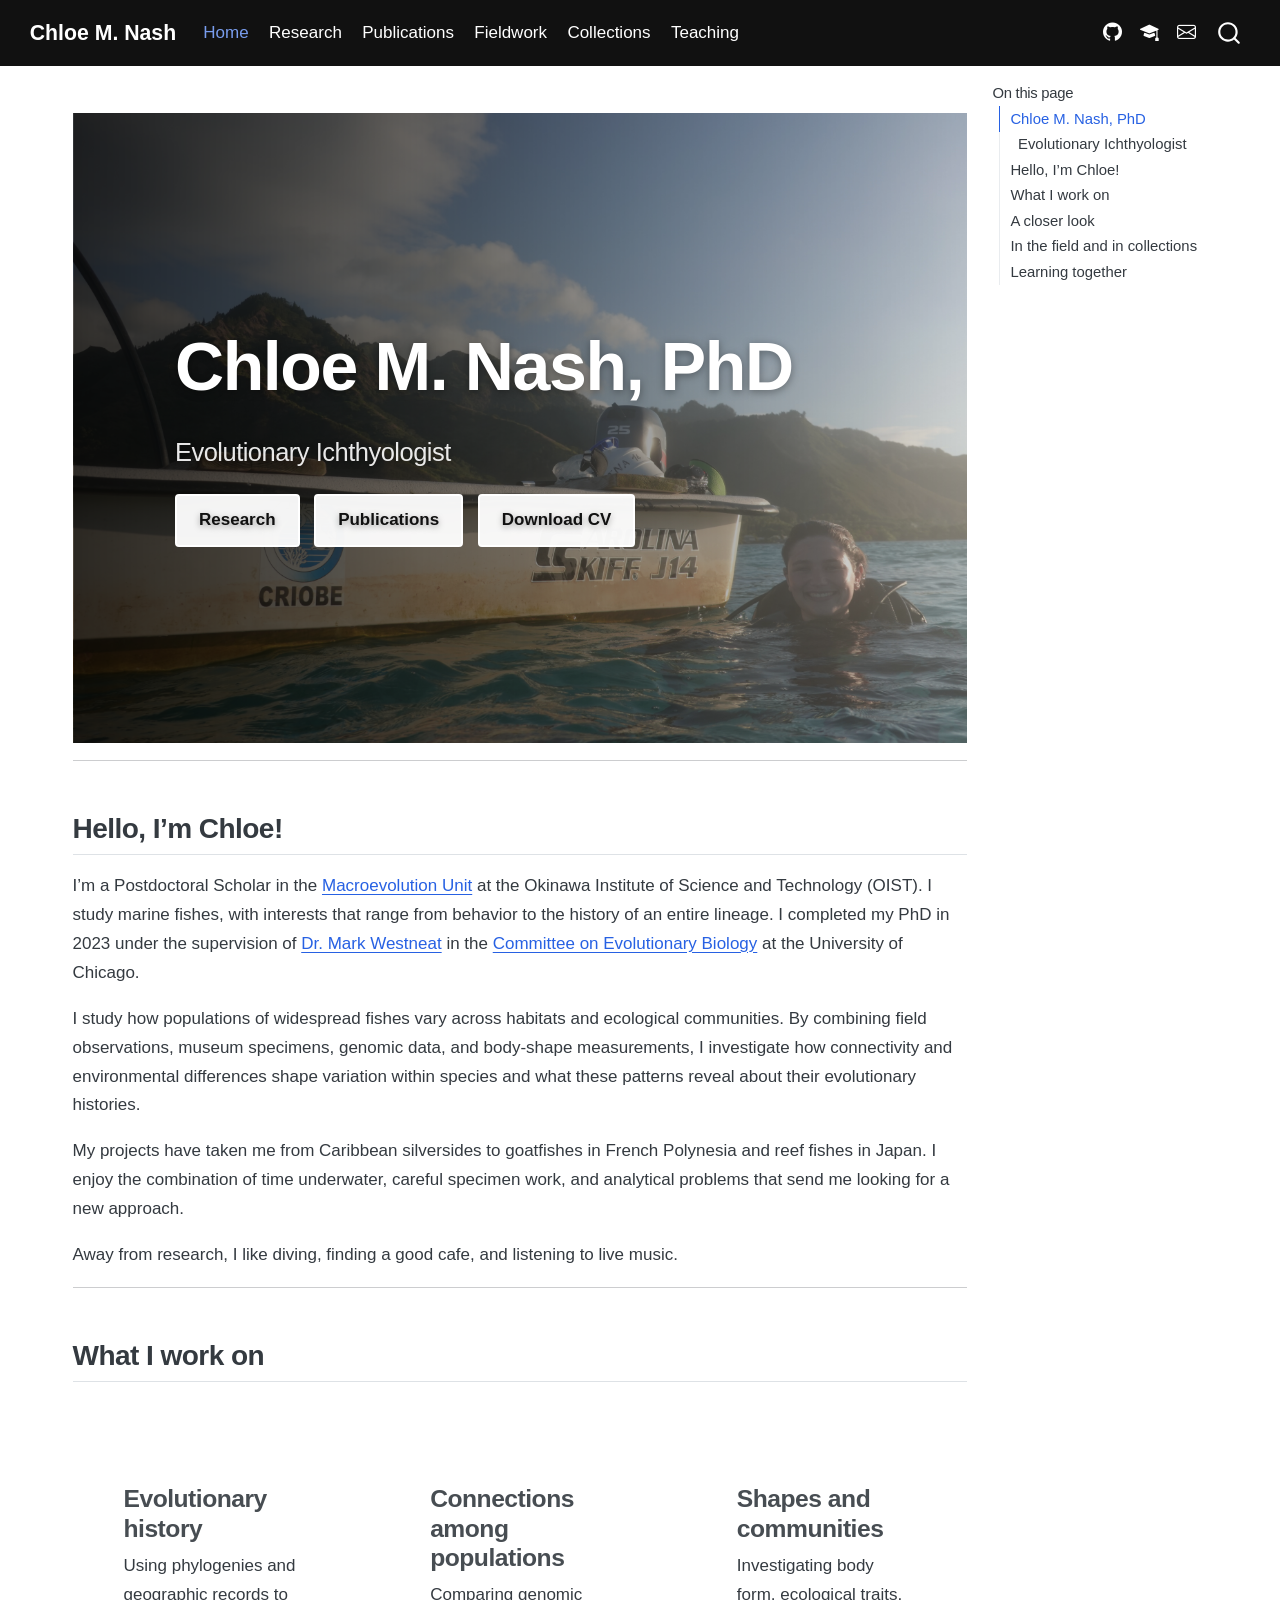
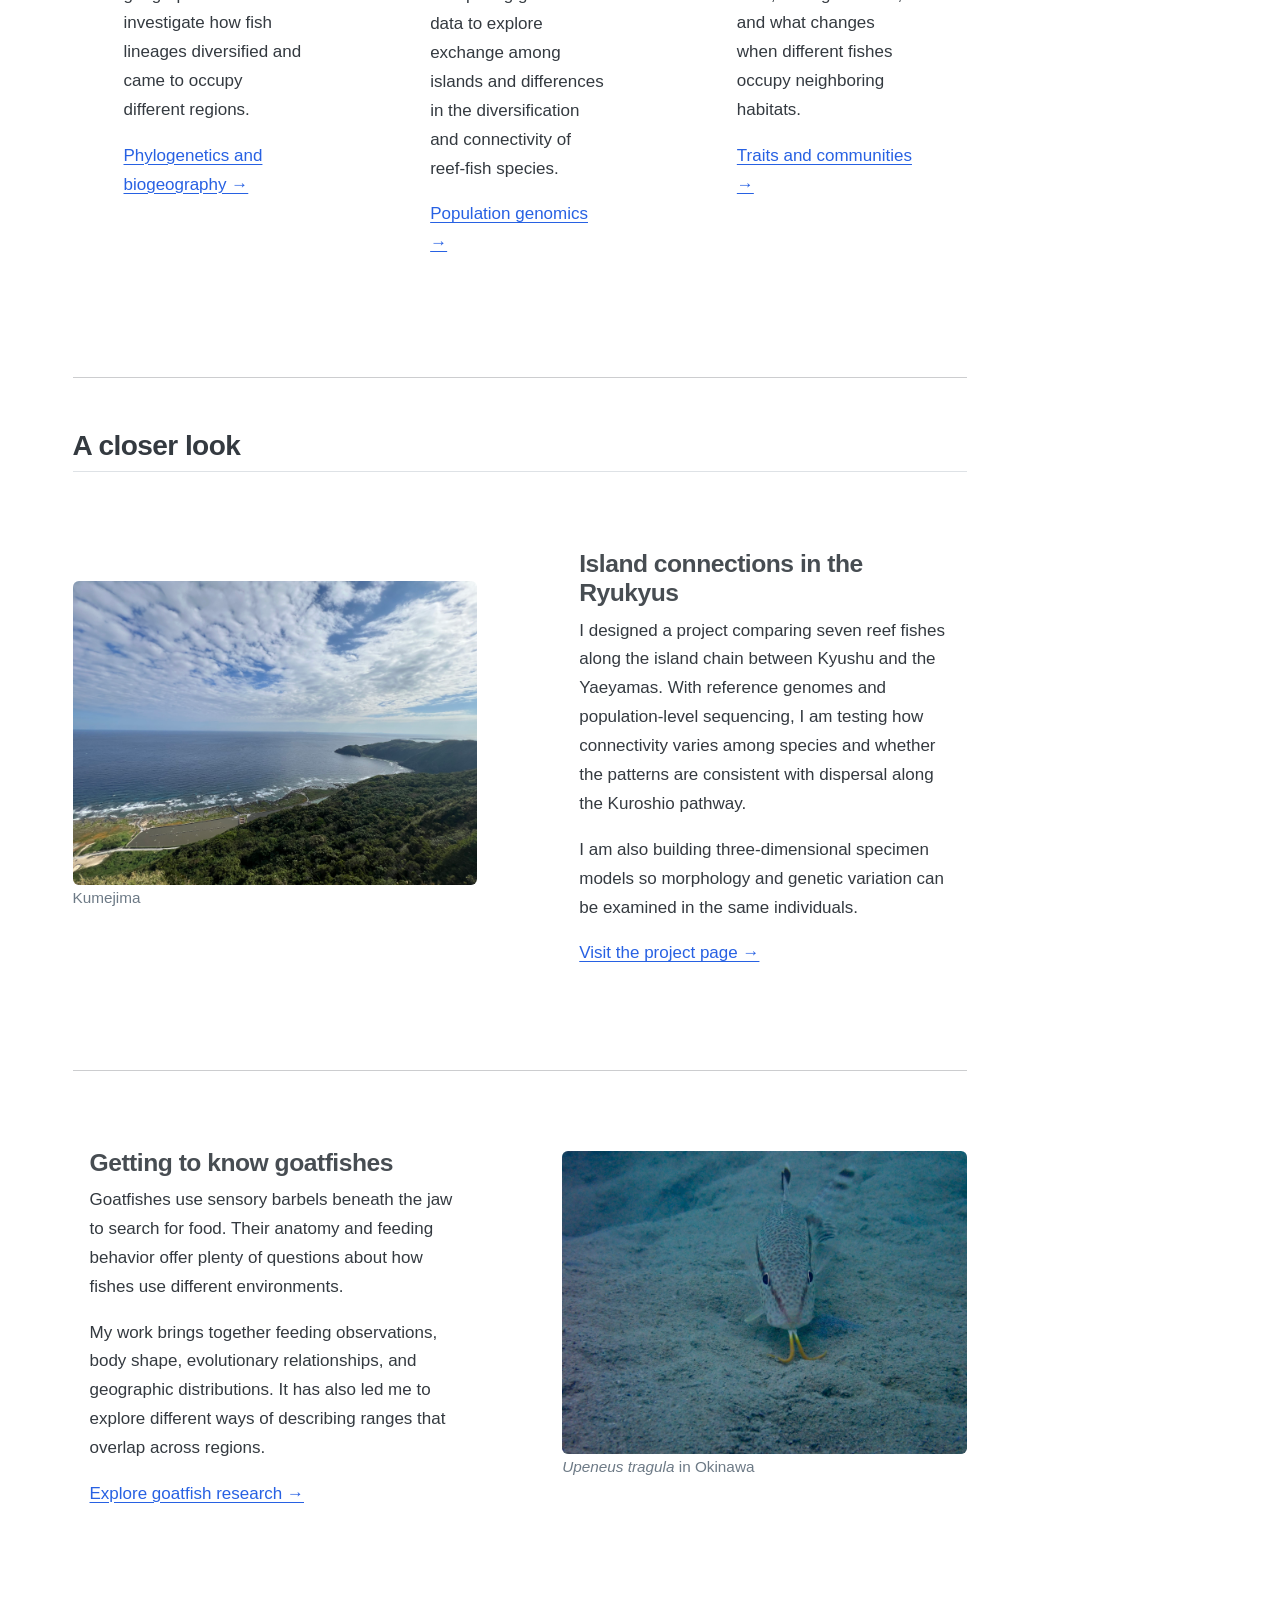
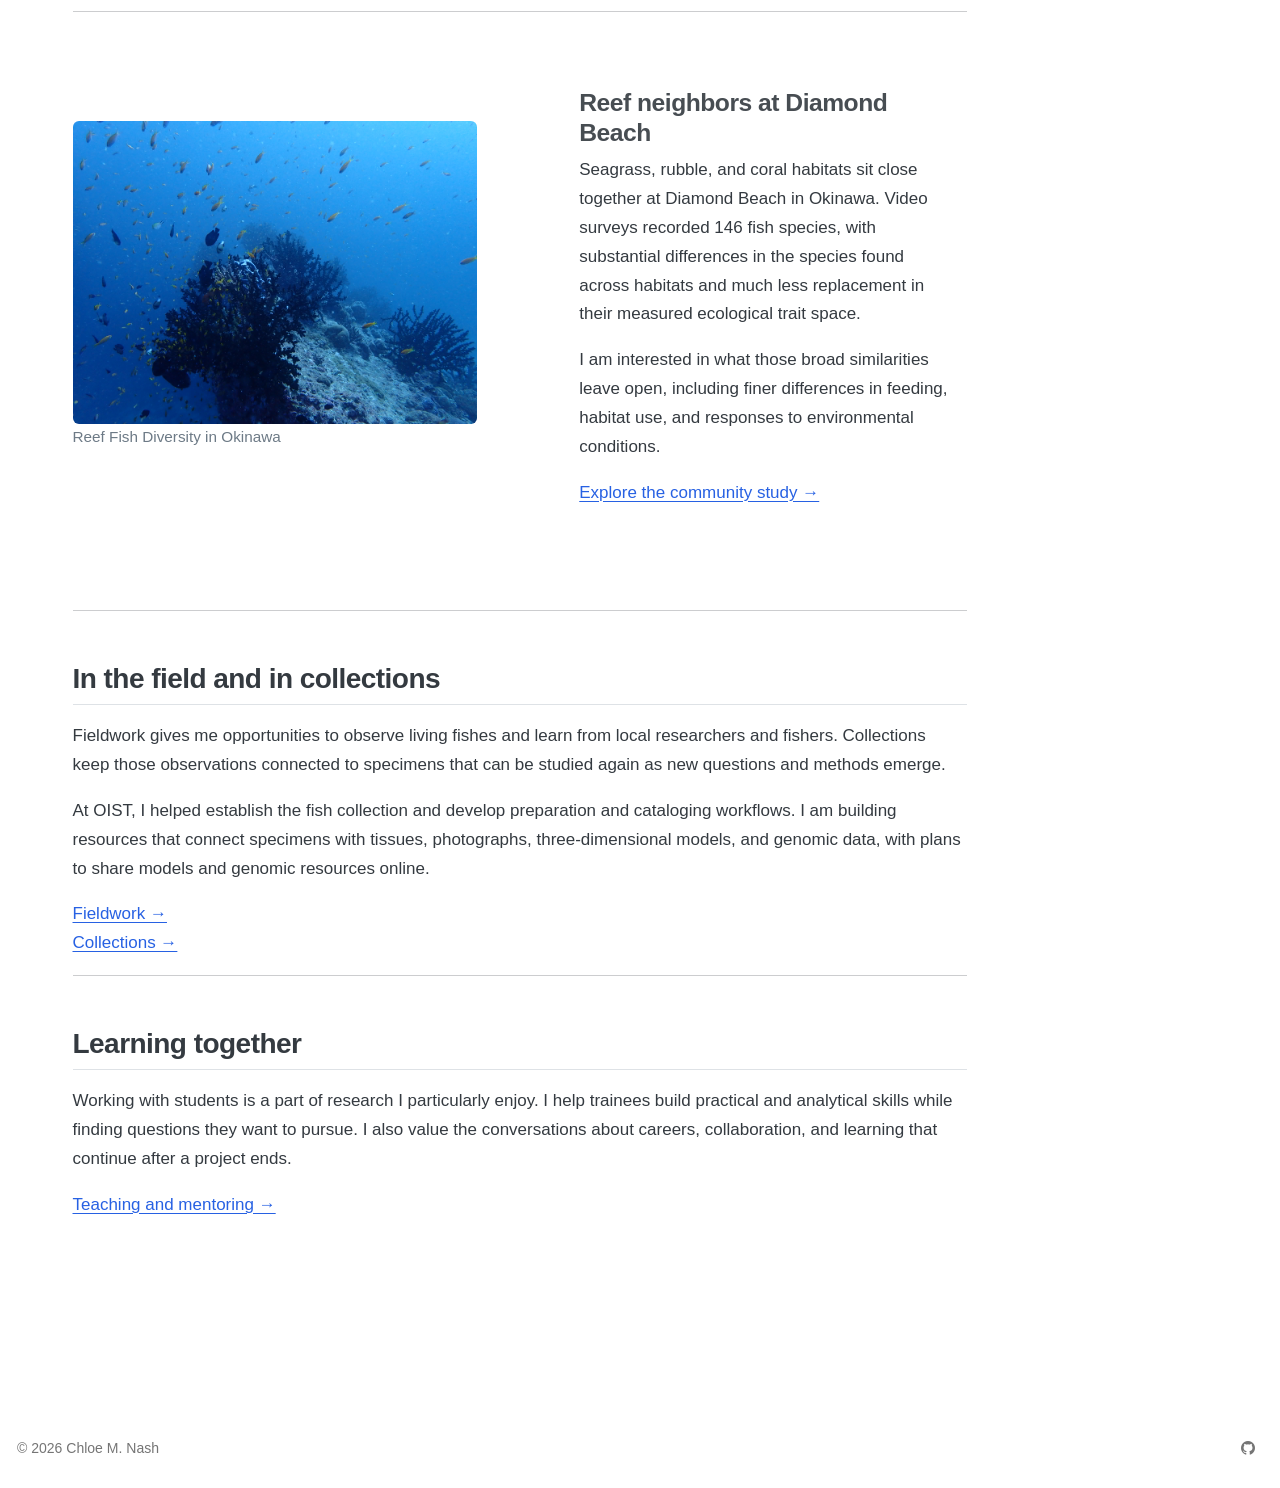
<file: index.html>
<!DOCTYPE html>
<html xmlns="http://www.w3.org/1999/xhtml" lang="en" xml:lang="en"><head>

<meta charset="utf-8">
<meta name="generator" content="quarto-1.10.18">

<meta name="viewport" content="width=device-width, initial-scale=1.0, user-scalable=yes">

<meta name="description" content="Chloe M. Nash, evolutionary ichthyologist">

<title>Chloe M. Nash</title>
<style>
/* Default styles provided by pandoc.
** See https://pandoc.org/MANUAL.html#variables-for-html for config info.
*/
span.smallcaps{font-variant: small-caps;}
div.columns{display: flex; gap: 1.5em;}
div.column{flex: auto;}
@media screen {
div.columns{gap: min(4vw, 1.5em);}
div.column{overflow-x: auto;}
}
div.hanging-indent{margin-left: 1.5em; text-indent: -1.5em;}
ul.task-list{list-style: none;}
ul.task-list li input[type="checkbox"] {
  width: 0.8em;
  margin: 0 0.8em 0.2em -1em; /* quarto-specific, see https://github.com/quarto-dev/quarto-cli/issues/4556 */ 
  vertical-align: middle;
}
</style>


<script src="site_libs/quarto-nav/quarto-nav.js"></script>
<script src="site_libs/quarto-nav/headroom.min.js"></script>
<script src="site_libs/clipboard/clipboard.min.js"></script>
<script src="site_libs/quarto-search/autocomplete.umd.js"></script>
<script src="site_libs/quarto-search/fuse.min.js"></script>
<script src="site_libs/quarto-search/quarto-search.js"></script>
<meta name="quarto:offset" content="./">
<script src="site_libs/quarto-html/quarto.js" type="module"></script>
<script src="site_libs/quarto-html/tabsets/tabsets.js" type="module"></script>
<script src="site_libs/quarto-html/popper.min.js"></script>
<script src="site_libs/quarto-html/tippy.umd.min.js"></script>
<script src="site_libs/quarto-html/anchor.min.js"></script>
<link href="site_libs/quarto-html/tippy.css" rel="stylesheet">
<link href="site_libs/quarto-html/quarto-syntax-highlighting-64a204ab8560d761af7679ceaba22944.css" rel="stylesheet" id="quarto-text-highlighting-styles">
<script src="site_libs/bootstrap/bootstrap.min.js"></script>
<link href="site_libs/bootstrap/bootstrap-icons.css" rel="stylesheet">
<link href="site_libs/bootstrap/bootstrap-cafadecbec5bc79638d90c62db75d79c.min.css" rel="stylesheet" append-hash="true" id="quarto-bootstrap" data-mode="light">
<script id="quarto-search-options" type="application/json">{
  "location": "navbar",
  "copy-button": false,
  "collapse-after": 3,
  "panel-placement": "end",
  "type": "overlay",
  "limit": 50,
  "keyboard-shortcut": [
    "f",
    "/",
    "s"
  ],
  "show-item-context": false,
  "language": {
    "search-no-results-text": "No results",
    "search-matching-documents-text": "matching documents",
    "search-copy-link-title": "Copy link to search",
    "search-hide-matches-text": "Hide additional matches",
    "search-more-match-text": "more match in this document",
    "search-more-matches-text": "more matches in this document",
    "search-clear-button-title": "Clear",
    "search-text-placeholder": "",
    "search-detached-cancel-button-title": "Cancel",
    "search-submit-button-title": "Submit",
    "search-label": "Search"
  }
}</script>
<style>html{ scroll-behavior: smooth; }</style>


<link rel="stylesheet" href="styles.css">
</head>

<body class="nav-fixed quarto-light">

<div id="quarto-search-results"></div>
  <header id="quarto-header" class="headroom fixed-top">
    <nav class="navbar navbar-expand-lg " data-bs-theme="dark">
      <div class="navbar-container container-fluid">
      <div class="navbar-brand-container mx-auto">
    <a class="navbar-brand" href="./index.html">
    <span class="navbar-title">Chloe M. Nash</span>
    </a>
  </div>
            <div id="quarto-search" class="" title="Search"></div>
          <button class="navbar-toggler" type="button" data-bs-toggle="collapse" data-bs-target="#navbarCollapse" aria-controls="navbarCollapse" role="menu" aria-expanded="false" aria-label="Toggle navigation" onclick="if (window.quartoToggleHeadroom) { window.quartoToggleHeadroom(); }">
  <span class="navbar-toggler-icon"></span>
</button>
          <div class="collapse navbar-collapse" id="navbarCollapse">
            <ul class="navbar-nav navbar-nav-scroll me-auto">
  <li class="nav-item">
    <a class="nav-link active" href="./index.html" aria-current="page"> 
<span class="menu-text">Home</span></a>
  </li>  
  <li class="nav-item">
    <a class="nav-link" href="./research.html"> 
<span class="menu-text">Research</span></a>
  </li>  
  <li class="nav-item">
    <a class="nav-link" href="./publications.html"> 
<span class="menu-text">Publications</span></a>
  </li>  
  <li class="nav-item">
    <a class="nav-link" href="./fieldwork.html"> 
<span class="menu-text">Fieldwork</span></a>
  </li>  
  <li class="nav-item">
    <a class="nav-link" href="./collections.html"> 
<span class="menu-text">Collections</span></a>
  </li>  
  <li class="nav-item">
    <a class="nav-link" href="./teaching.html"> 
<span class="menu-text">Teaching</span></a>
  </li>  
</ul>
            <ul class="navbar-nav navbar-nav-scroll ms-auto">
  <li class="nav-item compact">
    <a class="nav-link" href="https://github.com/cmnash"> <i class="bi bi-github" role="img">
</i> 
<span class="menu-text"></span></a>
  </li>  
  <li class="nav-item compact">
    <a class="nav-link" href="https://scholar.google.com/citations?user=J3GSWI4AAAAJ&amp;hl=en"> <i class="bi bi-mortarboard-fill" role="img">
</i> 
<span class="menu-text"></span></a>
  </li>  
  <li class="nav-item compact">
    <a class="nav-link" href="mailto:cmnash12@gmail.com"> <i class="bi bi-envelope" role="img">
</i> 
<span class="menu-text"></span></a>
  </li>  
</ul>
          </div> <!-- /navcollapse -->
            <div class="quarto-navbar-tools">
</div>
      </div> <!-- /container-fluid -->
    </nav>
</header>
<!-- content -->
<div id="quarto-content" class="quarto-container page-columns page-rows-contents page-layout-full page-navbar">
<!-- sidebar -->
<!-- margin-sidebar -->
    <div id="quarto-margin-sidebar" class="sidebar margin-sidebar">
        <nav id="TOC" role="doc-toc" class="toc-active">
    <h2 id="toc-title">On this page</h2>
   
  <ul>
  <li><a href="#chloe-m.-nash-phd" id="toc-chloe-m.-nash-phd" class="nav-link active" data-scroll-target="#chloe-m.-nash-phd">Chloe M. Nash, PhD</a>
  <ul class="collapse">
  <li><a href="#evolutionary-ichthyologist" id="toc-evolutionary-ichthyologist" class="nav-link" data-scroll-target="#evolutionary-ichthyologist">Evolutionary Ichthyologist</a></li>
  </ul></li>
  <li><a href="#hello-im-chloe" id="toc-hello-im-chloe" class="nav-link" data-scroll-target="#hello-im-chloe">Hello, I’m Chloe!</a></li>
  <li><a href="#what-i-work-on" id="toc-what-i-work-on" class="nav-link" data-scroll-target="#what-i-work-on">What I work on</a></li>
  <li><a href="#a-closer-look" id="toc-a-closer-look" class="nav-link" data-scroll-target="#a-closer-look">A closer look</a></li>
  <li><a href="#in-the-field-and-in-collections" id="toc-in-the-field-and-in-collections" class="nav-link" data-scroll-target="#in-the-field-and-in-collections">In the field and in collections</a></li>
  <li><a href="#learning-together" id="toc-learning-together" class="nav-link" data-scroll-target="#learning-together">Learning together</a></li>
  </ul>
</nav>
    </div>
<!-- main -->
<main class="content column-page-left" id="quarto-document-content"><header id="title-block-header" class="quarto-title-block"></header>




<section id="chloe-m.-nash-phd" class="level1 hero">
<h1>Chloe M. Nash, PhD</h1>
<section id="evolutionary-ichthyologist" class="level3">
<h3 class="anchored" data-anchor-id="evolutionary-ichthyologist">Evolutionary Ichthyologist</h3>
<p><a href="./research.html" class="btn btn-primary">Research</a> <a href="./publications.html" class="btn btn-outline-primary">Publications</a> <a href="files/Nash_CV_Nov26.pdf" class="btn btn-outline-secondary">Download CV</a></p>
</section>
</section>
<hr>
<section id="hello-im-chloe" class="level2">
<h2 class="anchored" data-anchor-id="hello-im-chloe">Hello, I’m Chloe!</h2>
<p>I’m a Postdoctoral Scholar in the <a href="https://www.oist.jp/research/research-units/mmu">Macroevolution Unit</a> at the Okinawa Institute of Science and Technology (OIST). I study marine fishes, with interests that range from behavior to the history of an entire lineage. I completed my PhD in 2023 under the supervision of <a href="https://westneatlab.uchicago.edu/">Dr.&nbsp;Mark Westneat</a> in the <a href="https://evbio.uchicago.edu/">Committee on Evolutionary Biology</a> at the University of Chicago.</p>
<p>I study how populations of widespread fishes vary across habitats and ecological communities. By combining field observations, museum specimens, genomic data, and body-shape measurements, I investigate how connectivity and environmental differences shape variation within species and what these patterns reveal about their evolutionary histories.</p>
<p>My projects have taken me from Caribbean silversides to goatfishes in French Polynesia and reef fishes in Japan. I enjoy the combination of time underwater, careful specimen work, and analytical problems that send me looking for a new approach.</p>
<p>Away from research, I like diving, finding a good cafe, and listening to live music.</p>
<hr>
</section>
<section id="what-i-work-on" class="level2">
<h2 class="anchored" data-anchor-id="what-i-work-on">What I work on</h2>
<div class="grid">
<section id="evolutionary-history" class="level3 g-col-4">
<h3 class="anchored" data-anchor-id="evolutionary-history">Evolutionary history</h3>
<p>Using phylogenies and geographic records to investigate how fish lineages diversified and came to occupy different regions.</p>
<p><a href="./research/biogeography.html">Phylogenetics and biogeography →</a></p>
</section>
<section id="connections-among-populations" class="level3 g-col-4">
<h3 class="anchored" data-anchor-id="connections-among-populations">Connections among populations</h3>
<p>Comparing genomic data to explore exchange among islands and differences in the diversification and connectivity of reef-fish species.</p>
<p><a href="./research/genomics.html">Population genomics →</a></p>
</section>
<section id="shapes-and-communities" class="level3 g-col-4">
<h3 class="anchored" data-anchor-id="shapes-and-communities">Shapes and communities</h3>
<p>Investigating body form, ecological traits, and what changes when different fishes occupy neighboring habitats.</p>
<p><a href="./research/traits.html">Traits and communities →</a></p>
</section>
</div>
<hr>
</section>
<section id="a-closer-look" class="level2">
<h2 class="anchored" data-anchor-id="a-closer-look">A closer look</h2>
<div class="research-feature">
<div class="research-feature-image">
<div class="quarto-figure quarto-figure-center">
<figure class="figure">
<p><img src="images/research/kume.jpeg" class="img-fluid figure-img"></p>
<figcaption>Kumejima</figcaption>
</figure>
</div>
</div>
<section id="island-connections-in-the-ryukyus" class="level3 research-feature-text">
<h3 class="anchored" data-anchor-id="island-connections-in-the-ryukyus">Island connections in the Ryukyus</h3>
<p>I designed a project comparing seven reef fishes along the island chain between Kyushu and the Yaeyamas. With reference genomes and population-level sequencing, I am testing how connectivity varies among species and whether the patterns are consistent with dispersal along the Kuroshio pathway.</p>
<p>I am also building three-dimensional specimen models so morphology and genetic variation can be examined in the same individuals.</p>
<p><a href="./research/genomics.html">Visit the project page →</a></p>
</section>
</div>
<hr>
<div class="research-feature">
<section id="getting-to-know-goatfishes" class="level3 research-feature-text">
<h3 class="anchored" data-anchor-id="getting-to-know-goatfishes">Getting to know goatfishes</h3>
<p>Goatfishes use sensory barbels beneath the jaw to search for food. Their anatomy and feeding behavior offer plenty of questions about how fishes use different environments.</p>
<p>My work brings together feeding observations, body shape, evolutionary relationships, and geographic distributions. It has also led me to explore different ways of describing ranges that overlap across regions.</p>
<p><a href="./research/biogeography.html">Explore goatfish research →</a></p>
</section>
<div class="research-feature-image">
<div class="quarto-figure quarto-figure-center">
<figure class="figure">
<p><img src="images/research/goatfish.jpg" class="img-fluid figure-img"></p>
<figcaption><i>Upeneus tragula</i> in Okinawa</figcaption>
</figure>
</div>
</div>
</div>
<hr>
<div class="research-feature">
<div class="research-feature-image">
<div class="quarto-figure quarto-figure-center">
<figure class="figure">
<p><img src="images/research/school.jpg" class="img-fluid figure-img"></p>
<figcaption>Reef Fish Diversity in Okinawa</figcaption>
</figure>
</div>
</div>
<section id="reef-neighbors-at-diamond-beach" class="level3 research-feature-text">
<h3 class="anchored" data-anchor-id="reef-neighbors-at-diamond-beach">Reef neighbors at Diamond Beach</h3>
<p>Seagrass, rubble, and coral habitats sit close together at Diamond Beach in Okinawa. Video surveys recorded 146 fish species, with substantial differences in the species found across habitats and much less replacement in their measured ecological trait space.</p>
<p>I am interested in what those broad similarities leave open, including finer differences in feeding, habitat use, and responses to environmental conditions.</p>
<p><a href="./research/traits.html">Explore the community study →</a></p>
</section>
</div>
<hr>
</section>
<section id="in-the-field-and-in-collections" class="level2">
<h2 class="anchored" data-anchor-id="in-the-field-and-in-collections">In the field and in collections</h2>
<p>Fieldwork gives me opportunities to observe living fishes and learn from local researchers and fishers. Collections keep those observations connected to specimens that can be studied again as new questions and methods emerge.</p>
<p>At OIST, I helped establish the fish collection and develop preparation and cataloging workflows. I am building resources that connect specimens with tissues, photographs, three-dimensional models, and genomic data, with plans to share models and genomic resources online.</p>
<p><a href="./fieldwork.html">Fieldwork →</a><br>
<a href="./collections.html">Collections →</a></p>
<hr>
</section>
<section id="learning-together" class="level2">
<h2 class="anchored" data-anchor-id="learning-together">Learning together</h2>
<p>Working with students is a part of research I particularly enjoy. I help trainees build practical and analytical skills while finding questions they want to pursue. I also value the conversations about careers, collaboration, and learning that continue after a project ends.</p>
<p><a href="./teaching.html">Teaching and mentoring →</a></p>


</section>

</main> <!-- /main -->
<script id="quarto-html-after-body" type="application/javascript">
  window.document.addEventListener("DOMContentLoaded", function (event) {
    const icon = "";
    const anchorJS = new window.AnchorJS();
    anchorJS.options = {
      placement: 'right',
      icon: icon
    };
    anchorJS.add('.anchored');
    const isCodeAnnotation = (el) => {
      for (const clz of el.classList) {
        if (clz.startsWith('code-annotation-')) {                     
          return true;
        }
      }
      return false;
    }
    const onCopySuccess = function(e) {
      // button target
      const button = e.trigger;
      // don't keep focus
      button.blur();
      // flash "checked"
      button.classList.add('code-copy-button-checked');
      var currentTitle = button.getAttribute("title");
      button.setAttribute("title", "Copied!");
      let tooltip;
      if (window.bootstrap) {
        button.setAttribute("data-bs-toggle", "tooltip");
        button.setAttribute("data-bs-placement", "left");
        button.setAttribute("data-bs-title", "Copied!");
        tooltip = new bootstrap.Tooltip(button, 
          { trigger: "manual", 
            customClass: "code-copy-button-tooltip",
            offset: [0, -8]});
        tooltip.show();    
      }
      setTimeout(function() {
        if (tooltip) {
          tooltip.hide();
          button.removeAttribute("data-bs-title");
          button.removeAttribute("data-bs-toggle");
          button.removeAttribute("data-bs-placement");
        }
        button.setAttribute("title", currentTitle);
        button.classList.remove('code-copy-button-checked');
      }, 1000);
      // clear code selection
      e.clearSelection();
    }
    const getTextToCopy = function(trigger) {
      const outerScaffold = trigger.parentElement.cloneNode(true);
      const codeEl = outerScaffold.querySelector('code');
      for (const childEl of codeEl.children) {
        if (isCodeAnnotation(childEl)) {
          childEl.remove();
        }
      }
      return codeEl.innerText;
    }
    const clipboard = new window.ClipboardJS('.code-copy-button:not([data-in-quarto-modal])', {
      text: getTextToCopy
    });
    clipboard.on('success', onCopySuccess);
    if (window.document.getElementById('quarto-embedded-source-code-modal')) {
      const clipboardModal = new window.ClipboardJS('.code-copy-button[data-in-quarto-modal]', {
        text: getTextToCopy,
        container: window.document.getElementById('quarto-embedded-source-code-modal')
      });
      clipboardModal.on('success', onCopySuccess);
    }
      var localhostRegex = new RegExp(/^(?:http|https):\/\/localhost\:?[0-9]*\//);
      var mailtoRegex = new RegExp(/^mailto:/);
        var filterRegex = new RegExp('/' + window.location.host + '/');
      var isInternal = (href) => {
          return filterRegex.test(href) || localhostRegex.test(href) || mailtoRegex.test(href);
      }
      // Inspect non-navigation links and adorn them if external
     var links = window.document.querySelectorAll('a[href]:not(.nav-link):not(.navbar-brand):not(.toc-action):not(.sidebar-link):not(.sidebar-item-toggle):not(.pagination-link):not(.no-external):not([aria-hidden]):not(.dropdown-item):not(.quarto-navigation-tool):not(.about-link)');
      for (var i=0; i<links.length; i++) {
        const link = links[i];
        if (!isInternal(link.href)) {
          // undo the damage that might have been done by quarto-nav.js in the case of
          // links that we want to consider external
          if (link.dataset.originalHref !== undefined) {
            link.href = link.dataset.originalHref;
          }
        }
      }
    function tippyHover(el, contentFn, onTriggerFn, onUntriggerFn) {
      const config = {
        allowHTML: true,
        maxWidth: 500,
        delay: 100,
        arrow: false,
        appendTo: function(el) {
            return el.parentElement;
        },
        interactive: true,
        interactiveBorder: 10,
        theme: 'quarto',
        placement: 'bottom-start',
      };
      if (contentFn) {
        config.content = contentFn;
      }
      if (onTriggerFn) {
        config.onTrigger = onTriggerFn;
      }
      if (onUntriggerFn) {
        config.onUntrigger = onUntriggerFn;
      }
      window.tippy(el, config); 
    }
    const noterefs = window.document.querySelectorAll('a[role="doc-noteref"]');
    for (var i=0; i<noterefs.length; i++) {
      const ref = noterefs[i];
      tippyHover(ref, function() {
        // use id or data attribute instead here
        let href = ref.getAttribute('data-footnote-href') || ref.getAttribute('href');
        try { href = new URL(href).hash; } catch {}
        const id = href.replace(/^#\/?/, "");
        const note = window.document.getElementById(id);
        if (note) {
          return note.innerHTML;
        } else {
          return "";
        }
      });
    }
    const xrefs = window.document.querySelectorAll('a.quarto-xref');
    const processXRef = (id, note) => {
      // Strip column container classes
      const stripColumnClz = (el) => {
        el.classList.remove("page-full", "page-columns");
        if (el.children) {
          for (const child of el.children) {
            stripColumnClz(child);
          }
        }
      }
      stripColumnClz(note)
      if (id === null || id.startsWith('sec-')) {
        // Special case sections, only their first couple elements
        const container = document.createElement("div");
        if (note.children && note.children.length > 2) {
          container.appendChild(note.children[0].cloneNode(true));
          for (let i = 1; i < note.children.length; i++) {
            const child = note.children[i];
            if (child.tagName === "P" && child.innerText === "") {
              continue;
            } else {
              container.appendChild(child.cloneNode(true));
              break;
            }
          }
          if (window.Quarto?.typesetMath) {
            window.Quarto.typesetMath(container);
          }
          return container.innerHTML
        } else {
          if (window.Quarto?.typesetMath) {
            window.Quarto.typesetMath(note);
          }
          return note.innerHTML;
        }
      } else {
        // Remove any anchor links if they are present
        const anchorLink = note.querySelector('a.anchorjs-link');
        if (anchorLink) {
          anchorLink.remove();
        }
        if (window.Quarto?.typesetMath) {
          window.Quarto.typesetMath(note);
        }
        if (note.classList.contains("callout")) {
          return note.outerHTML;
        } else {
          return note.innerHTML;
        }
      }
    }
    for (var i=0; i<xrefs.length; i++) {
      const xref = xrefs[i];
      tippyHover(xref, undefined, function(instance) {
        instance.disable();
        let url = xref.getAttribute('href');
        let hash = undefined; 
        if (url.startsWith('#')) {
          hash = url;
        } else {
          try { hash = new URL(url).hash; } catch {}
        }
        if (hash) {
          const id = hash.replace(/^#\/?/, "");
          const note = window.document.getElementById(id);
          if (note !== null) {
            try {
              const html = processXRef(id, note.cloneNode(true));
              instance.setContent(html);
            } finally {
              instance.enable();
              instance.show();
            }
          } else {
            // See if we can fetch this
            fetch(url.split('#')[0])
            .then(res => res.text())
            .then(html => {
              const parser = new DOMParser();
              const htmlDoc = parser.parseFromString(html, "text/html");
              const note = htmlDoc.getElementById(id);
              if (note !== null) {
                const html = processXRef(id, note);
                instance.setContent(html);
              } 
            }).finally(() => {
              instance.enable();
              instance.show();
            });
          }
        } else {
          // See if we can fetch a full url (with no hash to target)
          // This is a special case and we should probably do some content thinning / targeting
          fetch(url)
          .then(res => res.text())
          .then(html => {
            const parser = new DOMParser();
            const htmlDoc = parser.parseFromString(html, "text/html");
            const note = htmlDoc.querySelector('main.content');
            if (note !== null) {
              // This should only happen for chapter cross references
              // (since there is no id in the URL)
              // remove the first header
              if (note.children.length > 0 && note.children[0].tagName === "HEADER") {
                note.children[0].remove();
              }
              const html = processXRef(null, note);
              instance.setContent(html);
            } 
          }).finally(() => {
            instance.enable();
            instance.show();
          });
        }
      }, function(instance) {
      });
    }
        let selectedAnnoteEl;
        const selectorForAnnotation = ( cell, annotation) => {
          let cellAttr = 'data-code-cell="' + cell + '"';
          let lineAttr = 'data-code-annotation="' +  annotation + '"';
          const selector = 'span[' + cellAttr + '][' + lineAttr + ']';
          return selector;
        }
        const selectCodeLines = (annoteEl) => {
          const doc = window.document;
          const targetCell = annoteEl.getAttribute("data-target-cell");
          const targetAnnotation = annoteEl.getAttribute("data-target-annotation");
          const annoteSpan = window.document.querySelector(selectorForAnnotation(targetCell, targetAnnotation));
          const lines = annoteSpan.getAttribute("data-code-lines").split(",");
          const lineIds = lines.map((line) => {
            return targetCell + "-" + line;
          })
          let top = null;
          let height = null;
          let parent = null;
          if (lineIds.length > 0) {
              //compute the position of the single el (top and bottom and make a div)
              const el = window.document.getElementById(lineIds[0]);
              top = el.offsetTop;
              height = el.offsetHeight;
              parent = el.parentElement.parentElement;
            if (lineIds.length > 1) {
              const lastEl = window.document.getElementById(lineIds[lineIds.length - 1]);
              const bottom = lastEl.offsetTop + lastEl.offsetHeight;
              height = bottom - top;
            }
            if (top !== null && height !== null && parent !== null) {
              // cook up a div (if necessary) and position it 
              let div = window.document.getElementById("code-annotation-line-highlight");
              if (div === null) {
                div = window.document.createElement("div");
                div.setAttribute("id", "code-annotation-line-highlight");
                div.style.position = 'absolute';
                parent.appendChild(div);
              }
              div.style.top = top - 2 + "px";
              div.style.height = height + 4 + "px";
              div.style.left = 0;
              let gutterDiv = window.document.getElementById("code-annotation-line-highlight-gutter");
              if (gutterDiv === null) {
                gutterDiv = window.document.createElement("div");
                gutterDiv.setAttribute("id", "code-annotation-line-highlight-gutter");
                gutterDiv.style.position = 'absolute';
                const codeCell = window.document.getElementById(targetCell);
                const gutter = codeCell.querySelector('.code-annotation-gutter');
                gutter.appendChild(gutterDiv);
              }
              gutterDiv.style.top = top - 2 + "px";
              gutterDiv.style.height = height + 4 + "px";
            }
            selectedAnnoteEl = annoteEl;
          }
        };
        const unselectCodeLines = () => {
          const elementsIds = ["code-annotation-line-highlight", "code-annotation-line-highlight-gutter"];
          elementsIds.forEach((elId) => {
            const div = window.document.getElementById(elId);
            if (div) {
              div.remove();
            }
          });
          selectedAnnoteEl = undefined;
        };
          // Handle positioning of the toggle
      window.addEventListener(
        "resize",
        throttle(() => {
          elRect = undefined;
          if (selectedAnnoteEl) {
            selectCodeLines(selectedAnnoteEl);
          }
        }, 10)
      );
      function throttle(fn, ms) {
      let throttle = false;
      let timer;
        return (...args) => {
          if(!throttle) { // first call gets through
              fn.apply(this, args);
              throttle = true;
          } else { // all the others get throttled
              if(timer) clearTimeout(timer); // cancel #2
              timer = setTimeout(() => {
                fn.apply(this, args);
                timer = throttle = false;
              }, ms);
          }
        };
      }
        // Attach click handler to the DT
        const annoteDls = window.document.querySelectorAll('dt[data-target-cell]');
        for (const annoteDlNode of annoteDls) {
          annoteDlNode.addEventListener('click', (event) => {
            const clickedEl = event.target;
            if (clickedEl !== selectedAnnoteEl) {
              unselectCodeLines();
              const activeEl = window.document.querySelector('dt[data-target-cell].code-annotation-active');
              if (activeEl) {
                activeEl.classList.remove('code-annotation-active');
              }
              selectCodeLines(clickedEl);
              clickedEl.classList.add('code-annotation-active');
            } else {
              // Unselect the line
              unselectCodeLines();
              clickedEl.classList.remove('code-annotation-active');
            }
          });
        }
    const findCites = (el) => {
      const parentEl = el.parentElement;
      if (parentEl) {
        const cites = parentEl.dataset.cites;
        if (cites) {
          return {
            el,
            cites: cites.split(' ')
          };
        } else {
          return findCites(el.parentElement)
        }
      } else {
        return undefined;
      }
    };
    var bibliorefs = window.document.querySelectorAll('a[role="doc-biblioref"]');
    for (var i=0; i<bibliorefs.length; i++) {
      const ref = bibliorefs[i];
      const citeInfo = findCites(ref);
      if (citeInfo) {
        tippyHover(citeInfo.el, function() {
          var popup = window.document.createElement('div');
          citeInfo.cites.forEach(function(cite) {
            var citeDiv = window.document.createElement('div');
            citeDiv.classList.add('hanging-indent');
            citeDiv.classList.add('csl-entry');
            var biblioDiv = window.document.getElementById('ref-' + cite);
            if (biblioDiv) {
              citeDiv.innerHTML = biblioDiv.innerHTML;
            }
            popup.appendChild(citeDiv);
          });
          return popup.innerHTML;
        });
      }
    }
  });
  </script>
</div> <!-- /content -->
<footer class="footer">
  <div class="nav-footer">
    <div class="nav-footer-left">
<p>© 2026 Chloe M. Nash</p>
</div>   
    <div class="nav-footer-center">
      &nbsp;
    </div>
    <div class="nav-footer-right">
      <ul class="footer-items list-unstyled">
    <li class="nav-item compact">
    <a class="nav-link" href="https://github.com/cmnash">
      <i class="bi bi-github" role="img">
</i> 
    </a>
  </li>  
</ul>
    </div>
  </div>
</footer>




<script src="site_libs/quarto-html/zenscroll-min.js"></script>
</body></html>
</file>
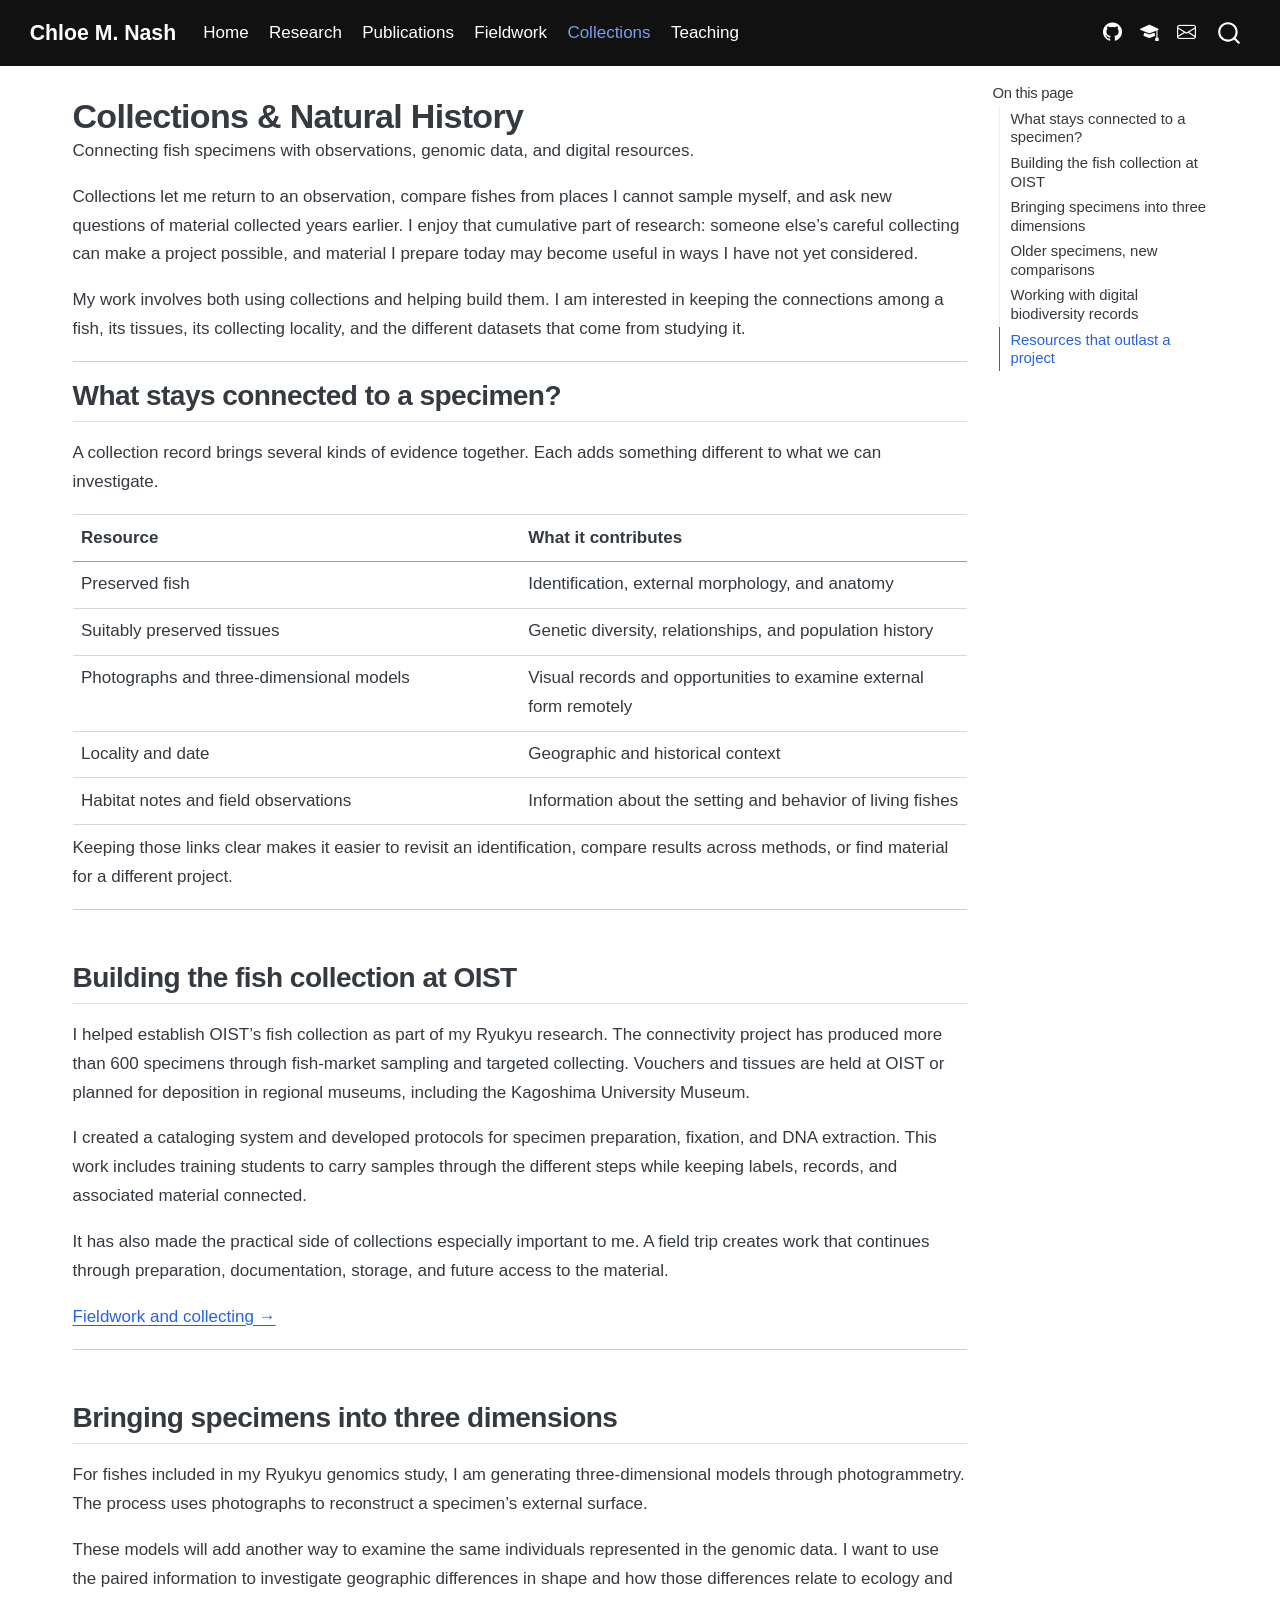
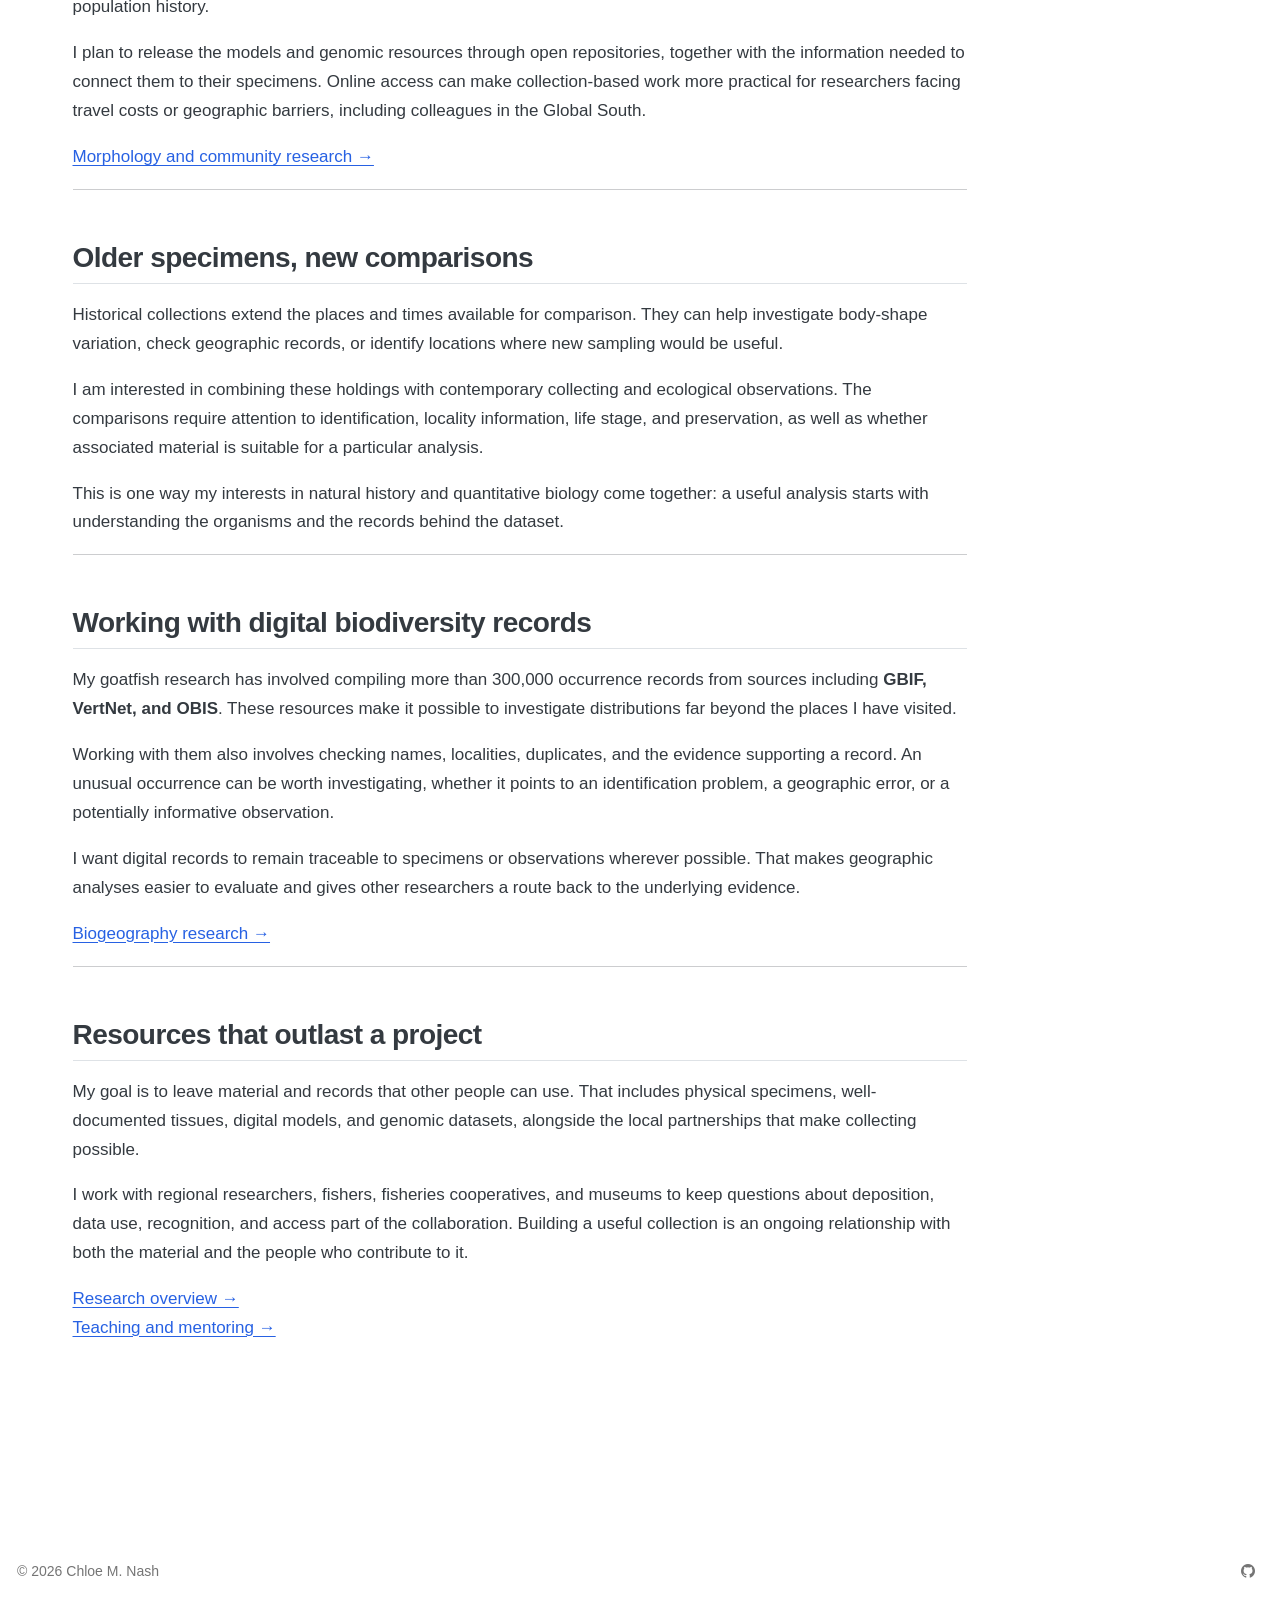
<file: collections.html>
<!DOCTYPE html>
<html xmlns="http://www.w3.org/1999/xhtml" lang="en" xml:lang="en"><head>

<meta charset="utf-8">
<meta name="generator" content="quarto-1.10.18">

<meta name="viewport" content="width=device-width, initial-scale=1.0, user-scalable=yes">

<meta name="description" content="Connecting fish specimens with observations, genomic data, and digital resources.">

<title>Collections &amp; Natural History – Chloe M. Nash</title>
<style>
/* Default styles provided by pandoc.
** See https://pandoc.org/MANUAL.html#variables-for-html for config info.
*/
span.smallcaps{font-variant: small-caps;}
div.columns{display: flex; gap: 1.5em;}
div.column{flex: auto;}
@media screen {
div.columns{gap: min(4vw, 1.5em);}
div.column{overflow-x: auto;}
}
div.hanging-indent{margin-left: 1.5em; text-indent: -1.5em;}
ul.task-list{list-style: none;}
ul.task-list li input[type="checkbox"] {
  width: 0.8em;
  margin: 0 0.8em 0.2em -1em; /* quarto-specific, see https://github.com/quarto-dev/quarto-cli/issues/4556 */ 
  vertical-align: middle;
}
</style>


<script src="site_libs/quarto-nav/quarto-nav.js"></script>
<script src="site_libs/quarto-nav/headroom.min.js"></script>
<script src="site_libs/clipboard/clipboard.min.js"></script>
<script src="site_libs/quarto-search/autocomplete.umd.js"></script>
<script src="site_libs/quarto-search/fuse.min.js"></script>
<script src="site_libs/quarto-search/quarto-search.js"></script>
<meta name="quarto:offset" content="./">
<script src="site_libs/quarto-html/quarto.js" type="module"></script>
<script src="site_libs/quarto-html/tabsets/tabsets.js" type="module"></script>
<script src="site_libs/quarto-html/popper.min.js"></script>
<script src="site_libs/quarto-html/tippy.umd.min.js"></script>
<script src="site_libs/quarto-html/anchor.min.js"></script>
<link href="site_libs/quarto-html/tippy.css" rel="stylesheet">
<link href="site_libs/quarto-html/quarto-syntax-highlighting-64a204ab8560d761af7679ceaba22944.css" rel="stylesheet" id="quarto-text-highlighting-styles">
<script src="site_libs/bootstrap/bootstrap.min.js"></script>
<link href="site_libs/bootstrap/bootstrap-icons.css" rel="stylesheet">
<link href="site_libs/bootstrap/bootstrap-cafadecbec5bc79638d90c62db75d79c.min.css" rel="stylesheet" append-hash="true" id="quarto-bootstrap" data-mode="light">
<script id="quarto-search-options" type="application/json">{
  "location": "navbar",
  "copy-button": false,
  "collapse-after": 3,
  "panel-placement": "end",
  "type": "overlay",
  "limit": 50,
  "keyboard-shortcut": [
    "f",
    "/",
    "s"
  ],
  "show-item-context": false,
  "language": {
    "search-no-results-text": "No results",
    "search-matching-documents-text": "matching documents",
    "search-copy-link-title": "Copy link to search",
    "search-hide-matches-text": "Hide additional matches",
    "search-more-match-text": "more match in this document",
    "search-more-matches-text": "more matches in this document",
    "search-clear-button-title": "Clear",
    "search-text-placeholder": "",
    "search-detached-cancel-button-title": "Cancel",
    "search-submit-button-title": "Submit",
    "search-label": "Search"
  }
}</script>
<style>html{ scroll-behavior: smooth; }</style>


<link rel="stylesheet" href="styles.css">
</head>

<body class="nav-fixed quarto-light">

<div id="quarto-search-results"></div>
  <header id="quarto-header" class="headroom fixed-top">
    <nav class="navbar navbar-expand-lg " data-bs-theme="dark">
      <div class="navbar-container container-fluid">
      <div class="navbar-brand-container mx-auto">
    <a class="navbar-brand" href="./index.html">
    <span class="navbar-title">Chloe M. Nash</span>
    </a>
  </div>
            <div id="quarto-search" class="" title="Search"></div>
          <button class="navbar-toggler" type="button" data-bs-toggle="collapse" data-bs-target="#navbarCollapse" aria-controls="navbarCollapse" role="menu" aria-expanded="false" aria-label="Toggle navigation" onclick="if (window.quartoToggleHeadroom) { window.quartoToggleHeadroom(); }">
  <span class="navbar-toggler-icon"></span>
</button>
          <div class="collapse navbar-collapse" id="navbarCollapse">
            <ul class="navbar-nav navbar-nav-scroll me-auto">
  <li class="nav-item">
    <a class="nav-link" href="./index.html"> 
<span class="menu-text">Home</span></a>
  </li>  
  <li class="nav-item">
    <a class="nav-link" href="./research.html"> 
<span class="menu-text">Research</span></a>
  </li>  
  <li class="nav-item">
    <a class="nav-link" href="./publications.html"> 
<span class="menu-text">Publications</span></a>
  </li>  
  <li class="nav-item">
    <a class="nav-link" href="./fieldwork.html"> 
<span class="menu-text">Fieldwork</span></a>
  </li>  
  <li class="nav-item">
    <a class="nav-link active" href="./collections.html" aria-current="page"> 
<span class="menu-text">Collections</span></a>
  </li>  
  <li class="nav-item">
    <a class="nav-link" href="./teaching.html"> 
<span class="menu-text">Teaching</span></a>
  </li>  
</ul>
            <ul class="navbar-nav navbar-nav-scroll ms-auto">
  <li class="nav-item compact">
    <a class="nav-link" href="https://github.com/cmnash"> <i class="bi bi-github" role="img">
</i> 
<span class="menu-text"></span></a>
  </li>  
  <li class="nav-item compact">
    <a class="nav-link" href="https://scholar.google.com/citations?user=J3GSWI4AAAAJ&amp;hl=en"> <i class="bi bi-mortarboard-fill" role="img">
</i> 
<span class="menu-text"></span></a>
  </li>  
  <li class="nav-item compact">
    <a class="nav-link" href="mailto:cmnash12@gmail.com"> <i class="bi bi-envelope" role="img">
</i> 
<span class="menu-text"></span></a>
  </li>  
</ul>
          </div> <!-- /navcollapse -->
            <div class="quarto-navbar-tools">
</div>
      </div> <!-- /container-fluid -->
    </nav>
</header>
<!-- content -->
<div id="quarto-content" class="quarto-container page-columns page-rows-contents page-layout-full page-navbar">
<!-- sidebar -->
<!-- margin-sidebar -->
    <div id="quarto-margin-sidebar" class="sidebar margin-sidebar">
        <nav id="TOC" role="doc-toc" class="toc-active">
    <h2 id="toc-title">On this page</h2>
   
  <ul>
  <li><a href="#what-stays-connected-to-a-specimen" id="toc-what-stays-connected-to-a-specimen" class="nav-link active" data-scroll-target="#what-stays-connected-to-a-specimen">What stays connected to a specimen?</a></li>
  <li><a href="#building-the-fish-collection-at-oist" id="toc-building-the-fish-collection-at-oist" class="nav-link" data-scroll-target="#building-the-fish-collection-at-oist">Building the fish collection at OIST</a></li>
  <li><a href="#bringing-specimens-into-three-dimensions" id="toc-bringing-specimens-into-three-dimensions" class="nav-link" data-scroll-target="#bringing-specimens-into-three-dimensions">Bringing specimens into three dimensions</a></li>
  <li><a href="#older-specimens-new-comparisons" id="toc-older-specimens-new-comparisons" class="nav-link" data-scroll-target="#older-specimens-new-comparisons">Older specimens, new comparisons</a></li>
  <li><a href="#working-with-digital-biodiversity-records" id="toc-working-with-digital-biodiversity-records" class="nav-link" data-scroll-target="#working-with-digital-biodiversity-records">Working with digital biodiversity records</a></li>
  <li><a href="#resources-that-outlast-a-project" id="toc-resources-that-outlast-a-project" class="nav-link" data-scroll-target="#resources-that-outlast-a-project">Resources that outlast a project</a></li>
  </ul>
</nav>
    </div>
<!-- main -->
<main class="content column-page-left" id="quarto-document-content">

<header id="title-block-header" class="quarto-title-block default">
<div class="quarto-title">
<h1 class="title">Collections &amp; Natural History</h1>
</div>

<div>
  <div class="description">
    Connecting fish specimens with observations, genomic data, and digital resources.
  </div>
</div>


<div class="quarto-title-meta column-page-left">

    
  
    
  </div>
  


</header>


<p>Collections let me return to an observation, compare fishes from places I cannot sample myself, and ask new questions of material collected years earlier. I enjoy that cumulative part of research: someone else’s careful collecting can make a project possible, and material I prepare today may become useful in ways I have not yet considered.</p>
<p>My work involves both using collections and helping build them. I am interested in keeping the connections among a fish, its tissues, its collecting locality, and the different datasets that come from studying it.</p>
<hr>
<section id="what-stays-connected-to-a-specimen" class="level2">
<h2 class="anchored" data-anchor-id="what-stays-connected-to-a-specimen">What stays connected to a specimen?</h2>
<p>A collection record brings several kinds of evidence together. Each adds something different to what we can investigate.</p>
<table class="caption-top table">
<colgroup>
<col style="width: 50%">
<col style="width: 50%">
</colgroup>
<thead>
<tr class="header">
<th>Resource</th>
<th>What it contributes</th>
</tr>
</thead>
<tbody>
<tr class="odd">
<td>Preserved fish</td>
<td>Identification, external morphology, and anatomy</td>
</tr>
<tr class="even">
<td>Suitably preserved tissues</td>
<td>Genetic diversity, relationships, and population history</td>
</tr>
<tr class="odd">
<td>Photographs and three-dimensional models</td>
<td>Visual records and opportunities to examine external form remotely</td>
</tr>
<tr class="even">
<td>Locality and date</td>
<td>Geographic and historical context</td>
</tr>
<tr class="odd">
<td>Habitat notes and field observations</td>
<td>Information about the setting and behavior of living fishes</td>
</tr>
</tbody>
</table>
<p>Keeping those links clear makes it easier to revisit an identification, compare results across methods, or find material for a different project.</p>
<hr>
</section>
<section id="building-the-fish-collection-at-oist" class="level2">
<h2 class="anchored" data-anchor-id="building-the-fish-collection-at-oist">Building the fish collection at OIST</h2>
<p>I helped establish OIST’s fish collection as part of my Ryukyu research. The connectivity project has produced more than 600 specimens through fish-market sampling and targeted collecting. Vouchers and tissues are held at OIST or planned for deposition in regional museums, including the Kagoshima University Museum.</p>
<p>I created a cataloging system and developed protocols for specimen preparation, fixation, and DNA extraction. This work includes training students to carry samples through the different steps while keeping labels, records, and associated material connected.</p>
<p>It has also made the practical side of collections especially important to me. A field trip creates work that continues through preparation, documentation, storage, and future access to the material.</p>
<p><a href="./fieldwork.html">Fieldwork and collecting →</a></p>
<hr>
</section>
<section id="bringing-specimens-into-three-dimensions" class="level2">
<h2 class="anchored" data-anchor-id="bringing-specimens-into-three-dimensions">Bringing specimens into three dimensions</h2>
<p>For fishes included in my Ryukyu genomics study, I am generating three-dimensional models through photogrammetry. The process uses photographs to reconstruct a specimen’s external surface.</p>
<p>These models will add another way to examine the same individuals represented in the genomic data. I want to use the paired information to investigate geographic differences in shape and how those differences relate to ecology and population history.</p>
<p>I plan to release the models and genomic resources through open repositories, together with the information needed to connect them to their specimens. Online access can make collection-based work more practical for researchers facing travel costs or geographic barriers, including colleagues in the Global South.</p>
<p><a href="./research/traits.html">Morphology and community research →</a></p>
<hr>
</section>
<section id="older-specimens-new-comparisons" class="level2">
<h2 class="anchored" data-anchor-id="older-specimens-new-comparisons">Older specimens, new comparisons</h2>
<p>Historical collections extend the places and times available for comparison. They can help investigate body-shape variation, check geographic records, or identify locations where new sampling would be useful.</p>
<p>I am interested in combining these holdings with contemporary collecting and ecological observations. The comparisons require attention to identification, locality information, life stage, and preservation, as well as whether associated material is suitable for a particular analysis.</p>
<p>This is one way my interests in natural history and quantitative biology come together: a useful analysis starts with understanding the organisms and the records behind the dataset.</p>
<hr>
</section>
<section id="working-with-digital-biodiversity-records" class="level2">
<h2 class="anchored" data-anchor-id="working-with-digital-biodiversity-records">Working with digital biodiversity records</h2>
<p>My goatfish research has involved compiling more than 300,000 occurrence records from sources including <strong>GBIF, VertNet, and OBIS</strong>. These resources make it possible to investigate distributions far beyond the places I have visited.</p>
<p>Working with them also involves checking names, localities, duplicates, and the evidence supporting a record. An unusual occurrence can be worth investigating, whether it points to an identification problem, a geographic error, or a potentially informative observation.</p>
<p>I want digital records to remain traceable to specimens or observations wherever possible. That makes geographic analyses easier to evaluate and gives other researchers a route back to the underlying evidence.</p>
<p><a href="./research/biogeography.html">Biogeography research →</a></p>
<hr>
</section>
<section id="resources-that-outlast-a-project" class="level2">
<h2 class="anchored" data-anchor-id="resources-that-outlast-a-project">Resources that outlast a project</h2>
<p>My goal is to leave material and records that other people can use. That includes physical specimens, well-documented tissues, digital models, and genomic datasets, alongside the local partnerships that make collecting possible.</p>
<p>I work with regional researchers, fishers, fisheries cooperatives, and museums to keep questions about deposition, data use, recognition, and access part of the collaboration. Building a useful collection is an ongoing relationship with both the material and the people who contribute to it.</p>
<p><a href="./research.html">Research overview →</a><br>
<a href="./teaching.html">Teaching and mentoring →</a></p>


</section>

</main> <!-- /main -->
<script id="quarto-html-after-body" type="application/javascript">
  window.document.addEventListener("DOMContentLoaded", function (event) {
    const icon = "";
    const anchorJS = new window.AnchorJS();
    anchorJS.options = {
      placement: 'right',
      icon: icon
    };
    anchorJS.add('.anchored');
    const isCodeAnnotation = (el) => {
      for (const clz of el.classList) {
        if (clz.startsWith('code-annotation-')) {                     
          return true;
        }
      }
      return false;
    }
    const onCopySuccess = function(e) {
      // button target
      const button = e.trigger;
      // don't keep focus
      button.blur();
      // flash "checked"
      button.classList.add('code-copy-button-checked');
      var currentTitle = button.getAttribute("title");
      button.setAttribute("title", "Copied!");
      let tooltip;
      if (window.bootstrap) {
        button.setAttribute("data-bs-toggle", "tooltip");
        button.setAttribute("data-bs-placement", "left");
        button.setAttribute("data-bs-title", "Copied!");
        tooltip = new bootstrap.Tooltip(button, 
          { trigger: "manual", 
            customClass: "code-copy-button-tooltip",
            offset: [0, -8]});
        tooltip.show();    
      }
      setTimeout(function() {
        if (tooltip) {
          tooltip.hide();
          button.removeAttribute("data-bs-title");
          button.removeAttribute("data-bs-toggle");
          button.removeAttribute("data-bs-placement");
        }
        button.setAttribute("title", currentTitle);
        button.classList.remove('code-copy-button-checked');
      }, 1000);
      // clear code selection
      e.clearSelection();
    }
    const getTextToCopy = function(trigger) {
      const outerScaffold = trigger.parentElement.cloneNode(true);
      const codeEl = outerScaffold.querySelector('code');
      for (const childEl of codeEl.children) {
        if (isCodeAnnotation(childEl)) {
          childEl.remove();
        }
      }
      return codeEl.innerText;
    }
    const clipboard = new window.ClipboardJS('.code-copy-button:not([data-in-quarto-modal])', {
      text: getTextToCopy
    });
    clipboard.on('success', onCopySuccess);
    if (window.document.getElementById('quarto-embedded-source-code-modal')) {
      const clipboardModal = new window.ClipboardJS('.code-copy-button[data-in-quarto-modal]', {
        text: getTextToCopy,
        container: window.document.getElementById('quarto-embedded-source-code-modal')
      });
      clipboardModal.on('success', onCopySuccess);
    }
      var localhostRegex = new RegExp(/^(?:http|https):\/\/localhost\:?[0-9]*\//);
      var mailtoRegex = new RegExp(/^mailto:/);
        var filterRegex = new RegExp('/' + window.location.host + '/');
      var isInternal = (href) => {
          return filterRegex.test(href) || localhostRegex.test(href) || mailtoRegex.test(href);
      }
      // Inspect non-navigation links and adorn them if external
     var links = window.document.querySelectorAll('a[href]:not(.nav-link):not(.navbar-brand):not(.toc-action):not(.sidebar-link):not(.sidebar-item-toggle):not(.pagination-link):not(.no-external):not([aria-hidden]):not(.dropdown-item):not(.quarto-navigation-tool):not(.about-link)');
      for (var i=0; i<links.length; i++) {
        const link = links[i];
        if (!isInternal(link.href)) {
          // undo the damage that might have been done by quarto-nav.js in the case of
          // links that we want to consider external
          if (link.dataset.originalHref !== undefined) {
            link.href = link.dataset.originalHref;
          }
        }
      }
    function tippyHover(el, contentFn, onTriggerFn, onUntriggerFn) {
      const config = {
        allowHTML: true,
        maxWidth: 500,
        delay: 100,
        arrow: false,
        appendTo: function(el) {
            return el.parentElement;
        },
        interactive: true,
        interactiveBorder: 10,
        theme: 'quarto',
        placement: 'bottom-start',
      };
      if (contentFn) {
        config.content = contentFn;
      }
      if (onTriggerFn) {
        config.onTrigger = onTriggerFn;
      }
      if (onUntriggerFn) {
        config.onUntrigger = onUntriggerFn;
      }
      window.tippy(el, config); 
    }
    const noterefs = window.document.querySelectorAll('a[role="doc-noteref"]');
    for (var i=0; i<noterefs.length; i++) {
      const ref = noterefs[i];
      tippyHover(ref, function() {
        // use id or data attribute instead here
        let href = ref.getAttribute('data-footnote-href') || ref.getAttribute('href');
        try { href = new URL(href).hash; } catch {}
        const id = href.replace(/^#\/?/, "");
        const note = window.document.getElementById(id);
        if (note) {
          return note.innerHTML;
        } else {
          return "";
        }
      });
    }
    const xrefs = window.document.querySelectorAll('a.quarto-xref');
    const processXRef = (id, note) => {
      // Strip column container classes
      const stripColumnClz = (el) => {
        el.classList.remove("page-full", "page-columns");
        if (el.children) {
          for (const child of el.children) {
            stripColumnClz(child);
          }
        }
      }
      stripColumnClz(note)
      if (id === null || id.startsWith('sec-')) {
        // Special case sections, only their first couple elements
        const container = document.createElement("div");
        if (note.children && note.children.length > 2) {
          container.appendChild(note.children[0].cloneNode(true));
          for (let i = 1; i < note.children.length; i++) {
            const child = note.children[i];
            if (child.tagName === "P" && child.innerText === "") {
              continue;
            } else {
              container.appendChild(child.cloneNode(true));
              break;
            }
          }
          if (window.Quarto?.typesetMath) {
            window.Quarto.typesetMath(container);
          }
          return container.innerHTML
        } else {
          if (window.Quarto?.typesetMath) {
            window.Quarto.typesetMath(note);
          }
          return note.innerHTML;
        }
      } else {
        // Remove any anchor links if they are present
        const anchorLink = note.querySelector('a.anchorjs-link');
        if (anchorLink) {
          anchorLink.remove();
        }
        if (window.Quarto?.typesetMath) {
          window.Quarto.typesetMath(note);
        }
        if (note.classList.contains("callout")) {
          return note.outerHTML;
        } else {
          return note.innerHTML;
        }
      }
    }
    for (var i=0; i<xrefs.length; i++) {
      const xref = xrefs[i];
      tippyHover(xref, undefined, function(instance) {
        instance.disable();
        let url = xref.getAttribute('href');
        let hash = undefined; 
        if (url.startsWith('#')) {
          hash = url;
        } else {
          try { hash = new URL(url).hash; } catch {}
        }
        if (hash) {
          const id = hash.replace(/^#\/?/, "");
          const note = window.document.getElementById(id);
          if (note !== null) {
            try {
              const html = processXRef(id, note.cloneNode(true));
              instance.setContent(html);
            } finally {
              instance.enable();
              instance.show();
            }
          } else {
            // See if we can fetch this
            fetch(url.split('#')[0])
            .then(res => res.text())
            .then(html => {
              const parser = new DOMParser();
              const htmlDoc = parser.parseFromString(html, "text/html");
              const note = htmlDoc.getElementById(id);
              if (note !== null) {
                const html = processXRef(id, note);
                instance.setContent(html);
              } 
            }).finally(() => {
              instance.enable();
              instance.show();
            });
          }
        } else {
          // See if we can fetch a full url (with no hash to target)
          // This is a special case and we should probably do some content thinning / targeting
          fetch(url)
          .then(res => res.text())
          .then(html => {
            const parser = new DOMParser();
            const htmlDoc = parser.parseFromString(html, "text/html");
            const note = htmlDoc.querySelector('main.content');
            if (note !== null) {
              // This should only happen for chapter cross references
              // (since there is no id in the URL)
              // remove the first header
              if (note.children.length > 0 && note.children[0].tagName === "HEADER") {
                note.children[0].remove();
              }
              const html = processXRef(null, note);
              instance.setContent(html);
            } 
          }).finally(() => {
            instance.enable();
            instance.show();
          });
        }
      }, function(instance) {
      });
    }
        let selectedAnnoteEl;
        const selectorForAnnotation = ( cell, annotation) => {
          let cellAttr = 'data-code-cell="' + cell + '"';
          let lineAttr = 'data-code-annotation="' +  annotation + '"';
          const selector = 'span[' + cellAttr + '][' + lineAttr + ']';
          return selector;
        }
        const selectCodeLines = (annoteEl) => {
          const doc = window.document;
          const targetCell = annoteEl.getAttribute("data-target-cell");
          const targetAnnotation = annoteEl.getAttribute("data-target-annotation");
          const annoteSpan = window.document.querySelector(selectorForAnnotation(targetCell, targetAnnotation));
          const lines = annoteSpan.getAttribute("data-code-lines").split(",");
          const lineIds = lines.map((line) => {
            return targetCell + "-" + line;
          })
          let top = null;
          let height = null;
          let parent = null;
          if (lineIds.length > 0) {
              //compute the position of the single el (top and bottom and make a div)
              const el = window.document.getElementById(lineIds[0]);
              top = el.offsetTop;
              height = el.offsetHeight;
              parent = el.parentElement.parentElement;
            if (lineIds.length > 1) {
              const lastEl = window.document.getElementById(lineIds[lineIds.length - 1]);
              const bottom = lastEl.offsetTop + lastEl.offsetHeight;
              height = bottom - top;
            }
            if (top !== null && height !== null && parent !== null) {
              // cook up a div (if necessary) and position it 
              let div = window.document.getElementById("code-annotation-line-highlight");
              if (div === null) {
                div = window.document.createElement("div");
                div.setAttribute("id", "code-annotation-line-highlight");
                div.style.position = 'absolute';
                parent.appendChild(div);
              }
              div.style.top = top - 2 + "px";
              div.style.height = height + 4 + "px";
              div.style.left = 0;
              let gutterDiv = window.document.getElementById("code-annotation-line-highlight-gutter");
              if (gutterDiv === null) {
                gutterDiv = window.document.createElement("div");
                gutterDiv.setAttribute("id", "code-annotation-line-highlight-gutter");
                gutterDiv.style.position = 'absolute';
                const codeCell = window.document.getElementById(targetCell);
                const gutter = codeCell.querySelector('.code-annotation-gutter');
                gutter.appendChild(gutterDiv);
              }
              gutterDiv.style.top = top - 2 + "px";
              gutterDiv.style.height = height + 4 + "px";
            }
            selectedAnnoteEl = annoteEl;
          }
        };
        const unselectCodeLines = () => {
          const elementsIds = ["code-annotation-line-highlight", "code-annotation-line-highlight-gutter"];
          elementsIds.forEach((elId) => {
            const div = window.document.getElementById(elId);
            if (div) {
              div.remove();
            }
          });
          selectedAnnoteEl = undefined;
        };
          // Handle positioning of the toggle
      window.addEventListener(
        "resize",
        throttle(() => {
          elRect = undefined;
          if (selectedAnnoteEl) {
            selectCodeLines(selectedAnnoteEl);
          }
        }, 10)
      );
      function throttle(fn, ms) {
      let throttle = false;
      let timer;
        return (...args) => {
          if(!throttle) { // first call gets through
              fn.apply(this, args);
              throttle = true;
          } else { // all the others get throttled
              if(timer) clearTimeout(timer); // cancel #2
              timer = setTimeout(() => {
                fn.apply(this, args);
                timer = throttle = false;
              }, ms);
          }
        };
      }
        // Attach click handler to the DT
        const annoteDls = window.document.querySelectorAll('dt[data-target-cell]');
        for (const annoteDlNode of annoteDls) {
          annoteDlNode.addEventListener('click', (event) => {
            const clickedEl = event.target;
            if (clickedEl !== selectedAnnoteEl) {
              unselectCodeLines();
              const activeEl = window.document.querySelector('dt[data-target-cell].code-annotation-active');
              if (activeEl) {
                activeEl.classList.remove('code-annotation-active');
              }
              selectCodeLines(clickedEl);
              clickedEl.classList.add('code-annotation-active');
            } else {
              // Unselect the line
              unselectCodeLines();
              clickedEl.classList.remove('code-annotation-active');
            }
          });
        }
    const findCites = (el) => {
      const parentEl = el.parentElement;
      if (parentEl) {
        const cites = parentEl.dataset.cites;
        if (cites) {
          return {
            el,
            cites: cites.split(' ')
          };
        } else {
          return findCites(el.parentElement)
        }
      } else {
        return undefined;
      }
    };
    var bibliorefs = window.document.querySelectorAll('a[role="doc-biblioref"]');
    for (var i=0; i<bibliorefs.length; i++) {
      const ref = bibliorefs[i];
      const citeInfo = findCites(ref);
      if (citeInfo) {
        tippyHover(citeInfo.el, function() {
          var popup = window.document.createElement('div');
          citeInfo.cites.forEach(function(cite) {
            var citeDiv = window.document.createElement('div');
            citeDiv.classList.add('hanging-indent');
            citeDiv.classList.add('csl-entry');
            var biblioDiv = window.document.getElementById('ref-' + cite);
            if (biblioDiv) {
              citeDiv.innerHTML = biblioDiv.innerHTML;
            }
            popup.appendChild(citeDiv);
          });
          return popup.innerHTML;
        });
      }
    }
  });
  </script>
</div> <!-- /content -->
<footer class="footer">
  <div class="nav-footer">
    <div class="nav-footer-left">
<p>© 2026 Chloe M. Nash</p>
</div>   
    <div class="nav-footer-center">
      &nbsp;
    </div>
    <div class="nav-footer-right">
      <ul class="footer-items list-unstyled">
    <li class="nav-item compact">
    <a class="nav-link" href="https://github.com/cmnash">
      <i class="bi bi-github" role="img">
</i> 
    </a>
  </li>  
</ul>
    </div>
  </div>
</footer>




<script src="site_libs/quarto-html/zenscroll-min.js"></script>
</body></html>
</file>
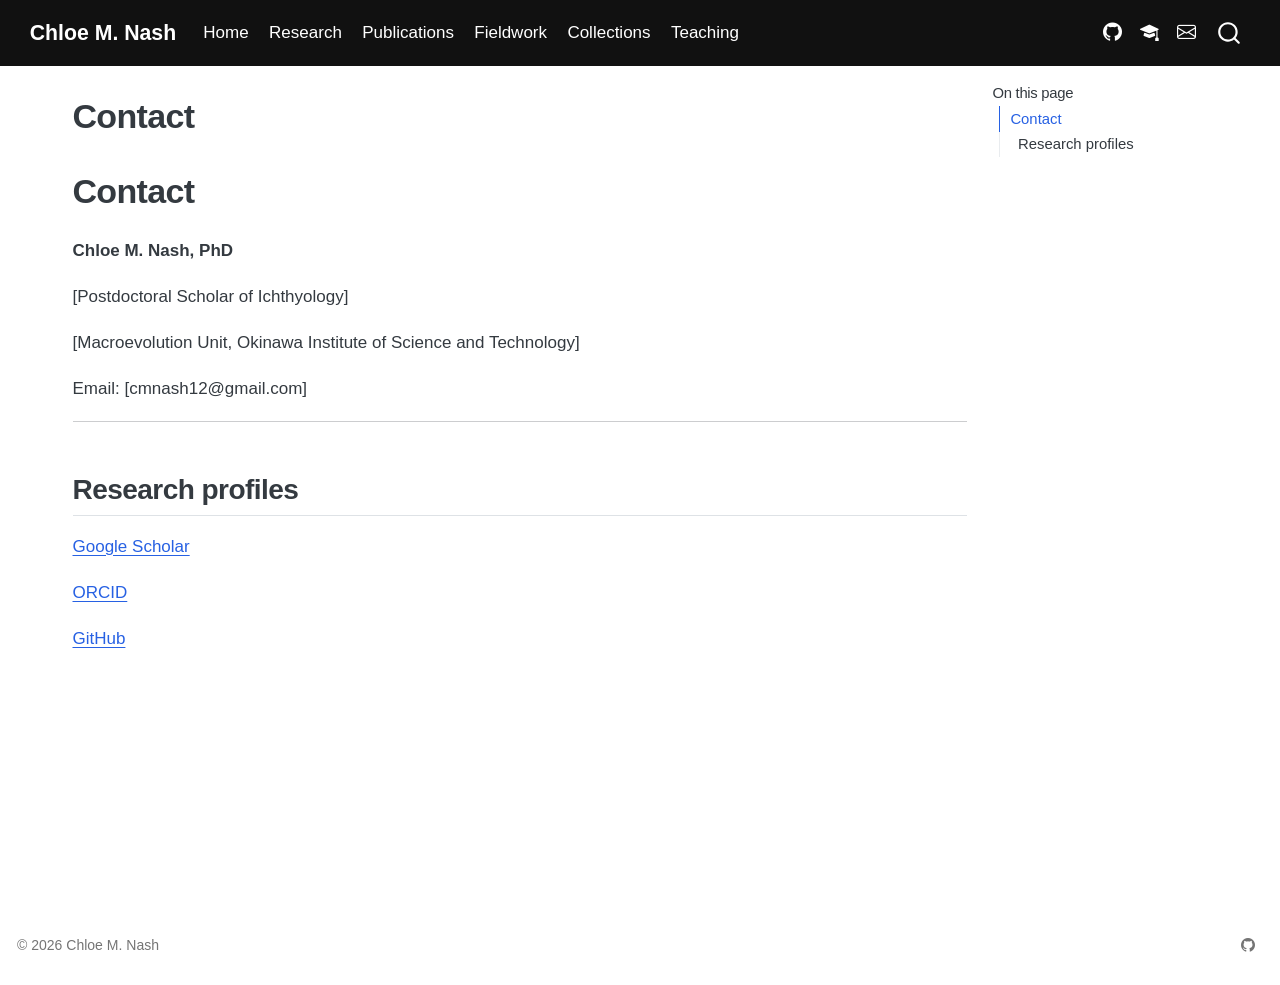
<file: contact.html>
<!DOCTYPE html>
<html xmlns="http://www.w3.org/1999/xhtml" lang="en" xml:lang="en"><head>

<meta charset="utf-8">
<meta name="generator" content="quarto-1.10.18">

<meta name="viewport" content="width=device-width, initial-scale=1.0, user-scalable=yes">


<title>Contact – Chloe M. Nash</title>
<style>
/* Default styles provided by pandoc.
** See https://pandoc.org/MANUAL.html#variables-for-html for config info.
*/
span.smallcaps{font-variant: small-caps;}
div.columns{display: flex; gap: 1.5em;}
div.column{flex: auto;}
@media screen {
div.columns{gap: min(4vw, 1.5em);}
div.column{overflow-x: auto;}
}
div.hanging-indent{margin-left: 1.5em; text-indent: -1.5em;}
ul.task-list{list-style: none;}
ul.task-list li input[type="checkbox"] {
  width: 0.8em;
  margin: 0 0.8em 0.2em -1em; /* quarto-specific, see https://github.com/quarto-dev/quarto-cli/issues/4556 */ 
  vertical-align: middle;
}
</style>


<script src="site_libs/quarto-nav/quarto-nav.js"></script>
<script src="site_libs/quarto-nav/headroom.min.js"></script>
<script src="site_libs/clipboard/clipboard.min.js"></script>
<script src="site_libs/quarto-search/autocomplete.umd.js"></script>
<script src="site_libs/quarto-search/fuse.min.js"></script>
<script src="site_libs/quarto-search/quarto-search.js"></script>
<meta name="quarto:offset" content="./">
<script src="site_libs/quarto-html/quarto.js" type="module"></script>
<script src="site_libs/quarto-html/tabsets/tabsets.js" type="module"></script>
<script src="site_libs/quarto-html/popper.min.js"></script>
<script src="site_libs/quarto-html/tippy.umd.min.js"></script>
<script src="site_libs/quarto-html/anchor.min.js"></script>
<link href="site_libs/quarto-html/tippy.css" rel="stylesheet">
<link href="site_libs/quarto-html/quarto-syntax-highlighting-64a204ab8560d761af7679ceaba22944.css" rel="stylesheet" id="quarto-text-highlighting-styles">
<script src="site_libs/bootstrap/bootstrap.min.js"></script>
<link href="site_libs/bootstrap/bootstrap-icons.css" rel="stylesheet">
<link href="site_libs/bootstrap/bootstrap-cafadecbec5bc79638d90c62db75d79c.min.css" rel="stylesheet" append-hash="true" id="quarto-bootstrap" data-mode="light">
<script id="quarto-search-options" type="application/json">{
  "location": "navbar",
  "copy-button": false,
  "collapse-after": 3,
  "panel-placement": "end",
  "type": "overlay",
  "limit": 50,
  "keyboard-shortcut": [
    "f",
    "/",
    "s"
  ],
  "show-item-context": false,
  "language": {
    "search-no-results-text": "No results",
    "search-matching-documents-text": "matching documents",
    "search-copy-link-title": "Copy link to search",
    "search-hide-matches-text": "Hide additional matches",
    "search-more-match-text": "more match in this document",
    "search-more-matches-text": "more matches in this document",
    "search-clear-button-title": "Clear",
    "search-text-placeholder": "",
    "search-detached-cancel-button-title": "Cancel",
    "search-submit-button-title": "Submit",
    "search-label": "Search"
  }
}</script>
<style>html{ scroll-behavior: smooth; }</style>


<link rel="stylesheet" href="styles.css">
</head>

<body class="nav-fixed quarto-light">

<div id="quarto-search-results"></div>
  <header id="quarto-header" class="headroom fixed-top">
    <nav class="navbar navbar-expand-lg " data-bs-theme="dark">
      <div class="navbar-container container-fluid">
      <div class="navbar-brand-container mx-auto">
    <a class="navbar-brand" href="./index.html">
    <span class="navbar-title">Chloe M. Nash</span>
    </a>
  </div>
            <div id="quarto-search" class="" title="Search"></div>
          <button class="navbar-toggler" type="button" data-bs-toggle="collapse" data-bs-target="#navbarCollapse" aria-controls="navbarCollapse" role="menu" aria-expanded="false" aria-label="Toggle navigation" onclick="if (window.quartoToggleHeadroom) { window.quartoToggleHeadroom(); }">
  <span class="navbar-toggler-icon"></span>
</button>
          <div class="collapse navbar-collapse" id="navbarCollapse">
            <ul class="navbar-nav navbar-nav-scroll me-auto">
  <li class="nav-item">
    <a class="nav-link" href="./index.html"> 
<span class="menu-text">Home</span></a>
  </li>  
  <li class="nav-item">
    <a class="nav-link" href="./research.html"> 
<span class="menu-text">Research</span></a>
  </li>  
  <li class="nav-item">
    <a class="nav-link" href="./publications.html"> 
<span class="menu-text">Publications</span></a>
  </li>  
  <li class="nav-item">
    <a class="nav-link" href="./fieldwork.html"> 
<span class="menu-text">Fieldwork</span></a>
  </li>  
  <li class="nav-item">
    <a class="nav-link" href="./collections.html"> 
<span class="menu-text">Collections</span></a>
  </li>  
  <li class="nav-item">
    <a class="nav-link" href="./teaching.html"> 
<span class="menu-text">Teaching</span></a>
  </li>  
</ul>
            <ul class="navbar-nav navbar-nav-scroll ms-auto">
  <li class="nav-item compact">
    <a class="nav-link" href="https://github.com/cmnash"> <i class="bi bi-github" role="img">
</i> 
<span class="menu-text"></span></a>
  </li>  
  <li class="nav-item compact">
    <a class="nav-link" href="https://scholar.google.com/citations?user=J3GSWI4AAAAJ&amp;hl=en"> <i class="bi bi-mortarboard-fill" role="img">
</i> 
<span class="menu-text"></span></a>
  </li>  
  <li class="nav-item compact">
    <a class="nav-link" href="mailto:cmnash12@gmail.com"> <i class="bi bi-envelope" role="img">
</i> 
<span class="menu-text"></span></a>
  </li>  
</ul>
          </div> <!-- /navcollapse -->
            <div class="quarto-navbar-tools">
</div>
      </div> <!-- /container-fluid -->
    </nav>
</header>
<!-- content -->
<div id="quarto-content" class="quarto-container page-columns page-rows-contents page-layout-full page-navbar">
<!-- sidebar -->
<!-- margin-sidebar -->
    <div id="quarto-margin-sidebar" class="sidebar margin-sidebar">
        <nav id="TOC" role="doc-toc" class="toc-active">
    <h2 id="toc-title">On this page</h2>
   
  <ul>
  <li><a href="#contact" id="toc-contact" class="nav-link active" data-scroll-target="#contact">Contact</a>
  <ul class="collapse">
  <li><a href="#research-profiles" id="toc-research-profiles" class="nav-link" data-scroll-target="#research-profiles">Research profiles</a></li>
  </ul></li>
  </ul>
</nav>
    </div>
<!-- main -->
<main class="content column-page-left" id="quarto-document-content">

<header id="title-block-header" class="quarto-title-block default">
<div class="quarto-title">
<h1 class="title">Contact</h1>
</div>



<div class="quarto-title-meta column-page-left">

    
  
    
  </div>
  


</header>


<section id="contact" class="level1">
<h1>Contact</h1>
<p><strong>Chloe M. Nash, PhD</strong></p>
<p>[Postdoctoral Scholar of Ichthyology]</p>
<p>[Macroevolution Unit, Okinawa Institute of Science and Technology]</p>
<p>Email: [cmnash12@gmail.com]</p>
<hr>
<section id="research-profiles" class="level2">
<h2 class="anchored" data-anchor-id="research-profiles">Research profiles</h2>
<p><a href="https://scholar.google.com/citations?user=J3GSWI4AAAAJ&amp;hl=en">Google Scholar</a></p>
<p><a href="https://orcid.org/">ORCID</a></p>
<p><a href="https://github.com/cmnash">GitHub</a></p>


</section>
</section>

</main> <!-- /main -->
<script id="quarto-html-after-body" type="application/javascript">
  window.document.addEventListener("DOMContentLoaded", function (event) {
    const icon = "";
    const anchorJS = new window.AnchorJS();
    anchorJS.options = {
      placement: 'right',
      icon: icon
    };
    anchorJS.add('.anchored');
    const isCodeAnnotation = (el) => {
      for (const clz of el.classList) {
        if (clz.startsWith('code-annotation-')) {                     
          return true;
        }
      }
      return false;
    }
    const onCopySuccess = function(e) {
      // button target
      const button = e.trigger;
      // don't keep focus
      button.blur();
      // flash "checked"
      button.classList.add('code-copy-button-checked');
      var currentTitle = button.getAttribute("title");
      button.setAttribute("title", "Copied!");
      let tooltip;
      if (window.bootstrap) {
        button.setAttribute("data-bs-toggle", "tooltip");
        button.setAttribute("data-bs-placement", "left");
        button.setAttribute("data-bs-title", "Copied!");
        tooltip = new bootstrap.Tooltip(button, 
          { trigger: "manual", 
            customClass: "code-copy-button-tooltip",
            offset: [0, -8]});
        tooltip.show();    
      }
      setTimeout(function() {
        if (tooltip) {
          tooltip.hide();
          button.removeAttribute("data-bs-title");
          button.removeAttribute("data-bs-toggle");
          button.removeAttribute("data-bs-placement");
        }
        button.setAttribute("title", currentTitle);
        button.classList.remove('code-copy-button-checked');
      }, 1000);
      // clear code selection
      e.clearSelection();
    }
    const getTextToCopy = function(trigger) {
      const outerScaffold = trigger.parentElement.cloneNode(true);
      const codeEl = outerScaffold.querySelector('code');
      for (const childEl of codeEl.children) {
        if (isCodeAnnotation(childEl)) {
          childEl.remove();
        }
      }
      return codeEl.innerText;
    }
    const clipboard = new window.ClipboardJS('.code-copy-button:not([data-in-quarto-modal])', {
      text: getTextToCopy
    });
    clipboard.on('success', onCopySuccess);
    if (window.document.getElementById('quarto-embedded-source-code-modal')) {
      const clipboardModal = new window.ClipboardJS('.code-copy-button[data-in-quarto-modal]', {
        text: getTextToCopy,
        container: window.document.getElementById('quarto-embedded-source-code-modal')
      });
      clipboardModal.on('success', onCopySuccess);
    }
      var localhostRegex = new RegExp(/^(?:http|https):\/\/localhost\:?[0-9]*\//);
      var mailtoRegex = new RegExp(/^mailto:/);
        var filterRegex = new RegExp('/' + window.location.host + '/');
      var isInternal = (href) => {
          return filterRegex.test(href) || localhostRegex.test(href) || mailtoRegex.test(href);
      }
      // Inspect non-navigation links and adorn them if external
     var links = window.document.querySelectorAll('a[href]:not(.nav-link):not(.navbar-brand):not(.toc-action):not(.sidebar-link):not(.sidebar-item-toggle):not(.pagination-link):not(.no-external):not([aria-hidden]):not(.dropdown-item):not(.quarto-navigation-tool):not(.about-link)');
      for (var i=0; i<links.length; i++) {
        const link = links[i];
        if (!isInternal(link.href)) {
          // undo the damage that might have been done by quarto-nav.js in the case of
          // links that we want to consider external
          if (link.dataset.originalHref !== undefined) {
            link.href = link.dataset.originalHref;
          }
        }
      }
    function tippyHover(el, contentFn, onTriggerFn, onUntriggerFn) {
      const config = {
        allowHTML: true,
        maxWidth: 500,
        delay: 100,
        arrow: false,
        appendTo: function(el) {
            return el.parentElement;
        },
        interactive: true,
        interactiveBorder: 10,
        theme: 'quarto',
        placement: 'bottom-start',
      };
      if (contentFn) {
        config.content = contentFn;
      }
      if (onTriggerFn) {
        config.onTrigger = onTriggerFn;
      }
      if (onUntriggerFn) {
        config.onUntrigger = onUntriggerFn;
      }
      window.tippy(el, config); 
    }
    const noterefs = window.document.querySelectorAll('a[role="doc-noteref"]');
    for (var i=0; i<noterefs.length; i++) {
      const ref = noterefs[i];
      tippyHover(ref, function() {
        // use id or data attribute instead here
        let href = ref.getAttribute('data-footnote-href') || ref.getAttribute('href');
        try { href = new URL(href).hash; } catch {}
        const id = href.replace(/^#\/?/, "");
        const note = window.document.getElementById(id);
        if (note) {
          return note.innerHTML;
        } else {
          return "";
        }
      });
    }
    const xrefs = window.document.querySelectorAll('a.quarto-xref');
    const processXRef = (id, note) => {
      // Strip column container classes
      const stripColumnClz = (el) => {
        el.classList.remove("page-full", "page-columns");
        if (el.children) {
          for (const child of el.children) {
            stripColumnClz(child);
          }
        }
      }
      stripColumnClz(note)
      if (id === null || id.startsWith('sec-')) {
        // Special case sections, only their first couple elements
        const container = document.createElement("div");
        if (note.children && note.children.length > 2) {
          container.appendChild(note.children[0].cloneNode(true));
          for (let i = 1; i < note.children.length; i++) {
            const child = note.children[i];
            if (child.tagName === "P" && child.innerText === "") {
              continue;
            } else {
              container.appendChild(child.cloneNode(true));
              break;
            }
          }
          if (window.Quarto?.typesetMath) {
            window.Quarto.typesetMath(container);
          }
          return container.innerHTML
        } else {
          if (window.Quarto?.typesetMath) {
            window.Quarto.typesetMath(note);
          }
          return note.innerHTML;
        }
      } else {
        // Remove any anchor links if they are present
        const anchorLink = note.querySelector('a.anchorjs-link');
        if (anchorLink) {
          anchorLink.remove();
        }
        if (window.Quarto?.typesetMath) {
          window.Quarto.typesetMath(note);
        }
        if (note.classList.contains("callout")) {
          return note.outerHTML;
        } else {
          return note.innerHTML;
        }
      }
    }
    for (var i=0; i<xrefs.length; i++) {
      const xref = xrefs[i];
      tippyHover(xref, undefined, function(instance) {
        instance.disable();
        let url = xref.getAttribute('href');
        let hash = undefined; 
        if (url.startsWith('#')) {
          hash = url;
        } else {
          try { hash = new URL(url).hash; } catch {}
        }
        if (hash) {
          const id = hash.replace(/^#\/?/, "");
          const note = window.document.getElementById(id);
          if (note !== null) {
            try {
              const html = processXRef(id, note.cloneNode(true));
              instance.setContent(html);
            } finally {
              instance.enable();
              instance.show();
            }
          } else {
            // See if we can fetch this
            fetch(url.split('#')[0])
            .then(res => res.text())
            .then(html => {
              const parser = new DOMParser();
              const htmlDoc = parser.parseFromString(html, "text/html");
              const note = htmlDoc.getElementById(id);
              if (note !== null) {
                const html = processXRef(id, note);
                instance.setContent(html);
              } 
            }).finally(() => {
              instance.enable();
              instance.show();
            });
          }
        } else {
          // See if we can fetch a full url (with no hash to target)
          // This is a special case and we should probably do some content thinning / targeting
          fetch(url)
          .then(res => res.text())
          .then(html => {
            const parser = new DOMParser();
            const htmlDoc = parser.parseFromString(html, "text/html");
            const note = htmlDoc.querySelector('main.content');
            if (note !== null) {
              // This should only happen for chapter cross references
              // (since there is no id in the URL)
              // remove the first header
              if (note.children.length > 0 && note.children[0].tagName === "HEADER") {
                note.children[0].remove();
              }
              const html = processXRef(null, note);
              instance.setContent(html);
            } 
          }).finally(() => {
            instance.enable();
            instance.show();
          });
        }
      }, function(instance) {
      });
    }
        let selectedAnnoteEl;
        const selectorForAnnotation = ( cell, annotation) => {
          let cellAttr = 'data-code-cell="' + cell + '"';
          let lineAttr = 'data-code-annotation="' +  annotation + '"';
          const selector = 'span[' + cellAttr + '][' + lineAttr + ']';
          return selector;
        }
        const selectCodeLines = (annoteEl) => {
          const doc = window.document;
          const targetCell = annoteEl.getAttribute("data-target-cell");
          const targetAnnotation = annoteEl.getAttribute("data-target-annotation");
          const annoteSpan = window.document.querySelector(selectorForAnnotation(targetCell, targetAnnotation));
          const lines = annoteSpan.getAttribute("data-code-lines").split(",");
          const lineIds = lines.map((line) => {
            return targetCell + "-" + line;
          })
          let top = null;
          let height = null;
          let parent = null;
          if (lineIds.length > 0) {
              //compute the position of the single el (top and bottom and make a div)
              const el = window.document.getElementById(lineIds[0]);
              top = el.offsetTop;
              height = el.offsetHeight;
              parent = el.parentElement.parentElement;
            if (lineIds.length > 1) {
              const lastEl = window.document.getElementById(lineIds[lineIds.length - 1]);
              const bottom = lastEl.offsetTop + lastEl.offsetHeight;
              height = bottom - top;
            }
            if (top !== null && height !== null && parent !== null) {
              // cook up a div (if necessary) and position it 
              let div = window.document.getElementById("code-annotation-line-highlight");
              if (div === null) {
                div = window.document.createElement("div");
                div.setAttribute("id", "code-annotation-line-highlight");
                div.style.position = 'absolute';
                parent.appendChild(div);
              }
              div.style.top = top - 2 + "px";
              div.style.height = height + 4 + "px";
              div.style.left = 0;
              let gutterDiv = window.document.getElementById("code-annotation-line-highlight-gutter");
              if (gutterDiv === null) {
                gutterDiv = window.document.createElement("div");
                gutterDiv.setAttribute("id", "code-annotation-line-highlight-gutter");
                gutterDiv.style.position = 'absolute';
                const codeCell = window.document.getElementById(targetCell);
                const gutter = codeCell.querySelector('.code-annotation-gutter');
                gutter.appendChild(gutterDiv);
              }
              gutterDiv.style.top = top - 2 + "px";
              gutterDiv.style.height = height + 4 + "px";
            }
            selectedAnnoteEl = annoteEl;
          }
        };
        const unselectCodeLines = () => {
          const elementsIds = ["code-annotation-line-highlight", "code-annotation-line-highlight-gutter"];
          elementsIds.forEach((elId) => {
            const div = window.document.getElementById(elId);
            if (div) {
              div.remove();
            }
          });
          selectedAnnoteEl = undefined;
        };
          // Handle positioning of the toggle
      window.addEventListener(
        "resize",
        throttle(() => {
          elRect = undefined;
          if (selectedAnnoteEl) {
            selectCodeLines(selectedAnnoteEl);
          }
        }, 10)
      );
      function throttle(fn, ms) {
      let throttle = false;
      let timer;
        return (...args) => {
          if(!throttle) { // first call gets through
              fn.apply(this, args);
              throttle = true;
          } else { // all the others get throttled
              if(timer) clearTimeout(timer); // cancel #2
              timer = setTimeout(() => {
                fn.apply(this, args);
                timer = throttle = false;
              }, ms);
          }
        };
      }
        // Attach click handler to the DT
        const annoteDls = window.document.querySelectorAll('dt[data-target-cell]');
        for (const annoteDlNode of annoteDls) {
          annoteDlNode.addEventListener('click', (event) => {
            const clickedEl = event.target;
            if (clickedEl !== selectedAnnoteEl) {
              unselectCodeLines();
              const activeEl = window.document.querySelector('dt[data-target-cell].code-annotation-active');
              if (activeEl) {
                activeEl.classList.remove('code-annotation-active');
              }
              selectCodeLines(clickedEl);
              clickedEl.classList.add('code-annotation-active');
            } else {
              // Unselect the line
              unselectCodeLines();
              clickedEl.classList.remove('code-annotation-active');
            }
          });
        }
    const findCites = (el) => {
      const parentEl = el.parentElement;
      if (parentEl) {
        const cites = parentEl.dataset.cites;
        if (cites) {
          return {
            el,
            cites: cites.split(' ')
          };
        } else {
          return findCites(el.parentElement)
        }
      } else {
        return undefined;
      }
    };
    var bibliorefs = window.document.querySelectorAll('a[role="doc-biblioref"]');
    for (var i=0; i<bibliorefs.length; i++) {
      const ref = bibliorefs[i];
      const citeInfo = findCites(ref);
      if (citeInfo) {
        tippyHover(citeInfo.el, function() {
          var popup = window.document.createElement('div');
          citeInfo.cites.forEach(function(cite) {
            var citeDiv = window.document.createElement('div');
            citeDiv.classList.add('hanging-indent');
            citeDiv.classList.add('csl-entry');
            var biblioDiv = window.document.getElementById('ref-' + cite);
            if (biblioDiv) {
              citeDiv.innerHTML = biblioDiv.innerHTML;
            }
            popup.appendChild(citeDiv);
          });
          return popup.innerHTML;
        });
      }
    }
  });
  </script>
</div> <!-- /content -->
<footer class="footer">
  <div class="nav-footer">
    <div class="nav-footer-left">
<p>© 2026 Chloe M. Nash</p>
</div>   
    <div class="nav-footer-center">
      &nbsp;
    </div>
    <div class="nav-footer-right">
      <ul class="footer-items list-unstyled">
    <li class="nav-item compact">
    <a class="nav-link" href="https://github.com/cmnash">
      <i class="bi bi-github" role="img">
</i> 
    </a>
  </li>  
</ul>
    </div>
  </div>
</footer>




<script src="site_libs/quarto-html/zenscroll-min.js"></script>
</body></html>
</file>
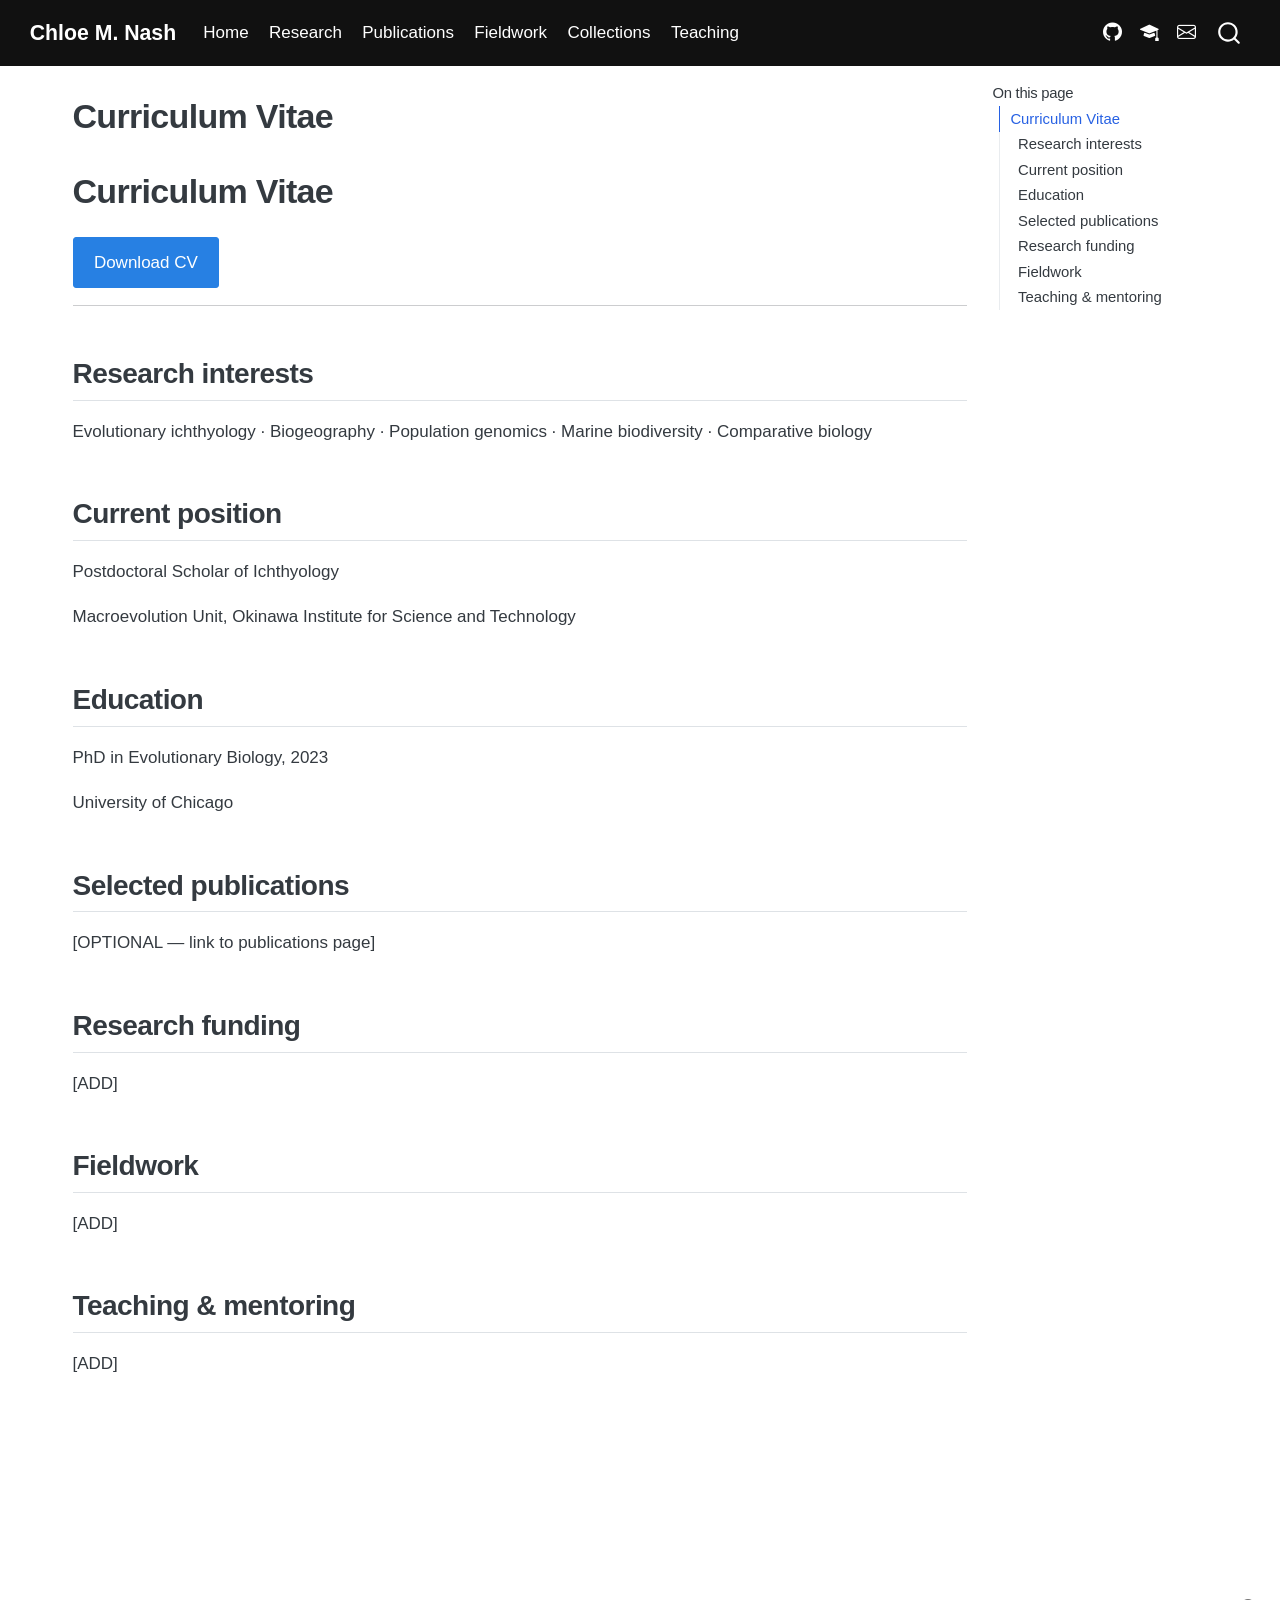
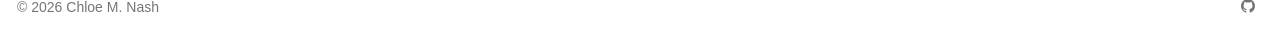
<file: cv.html>
<!DOCTYPE html>
<html xmlns="http://www.w3.org/1999/xhtml" lang="en" xml:lang="en"><head>

<meta charset="utf-8">
<meta name="generator" content="quarto-1.10.18">

<meta name="viewport" content="width=device-width, initial-scale=1.0, user-scalable=yes">


<title>Curriculum Vitae – Chloe M. Nash</title>
<style>
/* Default styles provided by pandoc.
** See https://pandoc.org/MANUAL.html#variables-for-html for config info.
*/
span.smallcaps{font-variant: small-caps;}
div.columns{display: flex; gap: 1.5em;}
div.column{flex: auto;}
@media screen {
div.columns{gap: min(4vw, 1.5em);}
div.column{overflow-x: auto;}
}
div.hanging-indent{margin-left: 1.5em; text-indent: -1.5em;}
ul.task-list{list-style: none;}
ul.task-list li input[type="checkbox"] {
  width: 0.8em;
  margin: 0 0.8em 0.2em -1em; /* quarto-specific, see https://github.com/quarto-dev/quarto-cli/issues/4556 */ 
  vertical-align: middle;
}
</style>


<script src="site_libs/quarto-nav/quarto-nav.js"></script>
<script src="site_libs/quarto-nav/headroom.min.js"></script>
<script src="site_libs/clipboard/clipboard.min.js"></script>
<script src="site_libs/quarto-search/autocomplete.umd.js"></script>
<script src="site_libs/quarto-search/fuse.min.js"></script>
<script src="site_libs/quarto-search/quarto-search.js"></script>
<meta name="quarto:offset" content="./">
<script src="site_libs/quarto-html/quarto.js" type="module"></script>
<script src="site_libs/quarto-html/tabsets/tabsets.js" type="module"></script>
<script src="site_libs/quarto-html/popper.min.js"></script>
<script src="site_libs/quarto-html/tippy.umd.min.js"></script>
<script src="site_libs/quarto-html/anchor.min.js"></script>
<link href="site_libs/quarto-html/tippy.css" rel="stylesheet">
<link href="site_libs/quarto-html/quarto-syntax-highlighting-64a204ab8560d761af7679ceaba22944.css" rel="stylesheet" id="quarto-text-highlighting-styles">
<script src="site_libs/bootstrap/bootstrap.min.js"></script>
<link href="site_libs/bootstrap/bootstrap-icons.css" rel="stylesheet">
<link href="site_libs/bootstrap/bootstrap-cafadecbec5bc79638d90c62db75d79c.min.css" rel="stylesheet" append-hash="true" id="quarto-bootstrap" data-mode="light">
<script id="quarto-search-options" type="application/json">{
  "location": "navbar",
  "copy-button": false,
  "collapse-after": 3,
  "panel-placement": "end",
  "type": "overlay",
  "limit": 50,
  "keyboard-shortcut": [
    "f",
    "/",
    "s"
  ],
  "show-item-context": false,
  "language": {
    "search-no-results-text": "No results",
    "search-matching-documents-text": "matching documents",
    "search-copy-link-title": "Copy link to search",
    "search-hide-matches-text": "Hide additional matches",
    "search-more-match-text": "more match in this document",
    "search-more-matches-text": "more matches in this document",
    "search-clear-button-title": "Clear",
    "search-text-placeholder": "",
    "search-detached-cancel-button-title": "Cancel",
    "search-submit-button-title": "Submit",
    "search-label": "Search"
  }
}</script>
<style>html{ scroll-behavior: smooth; }</style>


<link rel="stylesheet" href="styles.css">
</head>

<body class="nav-fixed quarto-light">

<div id="quarto-search-results"></div>
  <header id="quarto-header" class="headroom fixed-top">
    <nav class="navbar navbar-expand-lg " data-bs-theme="dark">
      <div class="navbar-container container-fluid">
      <div class="navbar-brand-container mx-auto">
    <a class="navbar-brand" href="./index.html">
    <span class="navbar-title">Chloe M. Nash</span>
    </a>
  </div>
            <div id="quarto-search" class="" title="Search"></div>
          <button class="navbar-toggler" type="button" data-bs-toggle="collapse" data-bs-target="#navbarCollapse" aria-controls="navbarCollapse" role="menu" aria-expanded="false" aria-label="Toggle navigation" onclick="if (window.quartoToggleHeadroom) { window.quartoToggleHeadroom(); }">
  <span class="navbar-toggler-icon"></span>
</button>
          <div class="collapse navbar-collapse" id="navbarCollapse">
            <ul class="navbar-nav navbar-nav-scroll me-auto">
  <li class="nav-item">
    <a class="nav-link" href="./index.html"> 
<span class="menu-text">Home</span></a>
  </li>  
  <li class="nav-item">
    <a class="nav-link" href="./research.html"> 
<span class="menu-text">Research</span></a>
  </li>  
  <li class="nav-item">
    <a class="nav-link" href="./publications.html"> 
<span class="menu-text">Publications</span></a>
  </li>  
  <li class="nav-item">
    <a class="nav-link" href="./fieldwork.html"> 
<span class="menu-text">Fieldwork</span></a>
  </li>  
  <li class="nav-item">
    <a class="nav-link" href="./collections.html"> 
<span class="menu-text">Collections</span></a>
  </li>  
  <li class="nav-item">
    <a class="nav-link" href="./teaching.html"> 
<span class="menu-text">Teaching</span></a>
  </li>  
</ul>
            <ul class="navbar-nav navbar-nav-scroll ms-auto">
  <li class="nav-item compact">
    <a class="nav-link" href="https://github.com/cmnash"> <i class="bi bi-github" role="img">
</i> 
<span class="menu-text"></span></a>
  </li>  
  <li class="nav-item compact">
    <a class="nav-link" href="https://scholar.google.com/citations?user=J3GSWI4AAAAJ&amp;hl=en"> <i class="bi bi-mortarboard-fill" role="img">
</i> 
<span class="menu-text"></span></a>
  </li>  
  <li class="nav-item compact">
    <a class="nav-link" href="mailto:cmnash12@gmail.com"> <i class="bi bi-envelope" role="img">
</i> 
<span class="menu-text"></span></a>
  </li>  
</ul>
          </div> <!-- /navcollapse -->
            <div class="quarto-navbar-tools">
</div>
      </div> <!-- /container-fluid -->
    </nav>
</header>
<!-- content -->
<div id="quarto-content" class="quarto-container page-columns page-rows-contents page-layout-full page-navbar">
<!-- sidebar -->
<!-- margin-sidebar -->
    <div id="quarto-margin-sidebar" class="sidebar margin-sidebar">
        <nav id="TOC" role="doc-toc" class="toc-active">
    <h2 id="toc-title">On this page</h2>
   
  <ul>
  <li><a href="#curriculum-vitae" id="toc-curriculum-vitae" class="nav-link active" data-scroll-target="#curriculum-vitae">Curriculum Vitae</a>
  <ul class="collapse">
  <li><a href="#research-interests" id="toc-research-interests" class="nav-link" data-scroll-target="#research-interests">Research interests</a></li>
  <li><a href="#current-position" id="toc-current-position" class="nav-link" data-scroll-target="#current-position">Current position</a></li>
  <li><a href="#education" id="toc-education" class="nav-link" data-scroll-target="#education">Education</a></li>
  <li><a href="#selected-publications" id="toc-selected-publications" class="nav-link" data-scroll-target="#selected-publications">Selected publications</a></li>
  <li><a href="#research-funding" id="toc-research-funding" class="nav-link" data-scroll-target="#research-funding">Research funding</a></li>
  <li><a href="#fieldwork" id="toc-fieldwork" class="nav-link" data-scroll-target="#fieldwork">Fieldwork</a></li>
  <li><a href="#teaching-mentoring" id="toc-teaching-mentoring" class="nav-link" data-scroll-target="#teaching-mentoring">Teaching &amp; mentoring</a></li>
  </ul></li>
  </ul>
</nav>
    </div>
<!-- main -->
<main class="content column-page-left" id="quarto-document-content">

<header id="title-block-header" class="quarto-title-block default">
<div class="quarto-title">
<h1 class="title">Curriculum Vitae</h1>
</div>



<div class="quarto-title-meta column-page-left">

    
  
    
  </div>
  


</header>


<section id="curriculum-vitae" class="level1">
<h1>Curriculum Vitae</h1>
<p><a href="files/Nash_CV_Nov26.pdf" class="btn btn-primary">Download CV</a></p>
<hr>
<section id="research-interests" class="level2">
<h2 class="anchored" data-anchor-id="research-interests">Research interests</h2>
<p>Evolutionary ichthyology · Biogeography · Population genomics · Marine biodiversity · Comparative biology</p>
</section>
<section id="current-position" class="level2">
<h2 class="anchored" data-anchor-id="current-position">Current position</h2>
<p>Postdoctoral Scholar of Ichthyology</p>
<p>Macroevolution Unit, Okinawa Institute for Science and Technology</p>
</section>
<section id="education" class="level2">
<h2 class="anchored" data-anchor-id="education">Education</h2>
<p>PhD in Evolutionary Biology, 2023</p>
<p>University of Chicago</p>
</section>
<section id="selected-publications" class="level2">
<h2 class="anchored" data-anchor-id="selected-publications">Selected publications</h2>
<p>[OPTIONAL — link to publications page]</p>
</section>
<section id="research-funding" class="level2">
<h2 class="anchored" data-anchor-id="research-funding">Research funding</h2>
<p>[ADD]</p>
</section>
<section id="fieldwork" class="level2">
<h2 class="anchored" data-anchor-id="fieldwork">Fieldwork</h2>
<p>[ADD]</p>
</section>
<section id="teaching-mentoring" class="level2">
<h2 class="anchored" data-anchor-id="teaching-mentoring">Teaching &amp; mentoring</h2>
<p>[ADD]</p>


</section>
</section>

</main> <!-- /main -->
<script id="quarto-html-after-body" type="application/javascript">
  window.document.addEventListener("DOMContentLoaded", function (event) {
    const icon = "";
    const anchorJS = new window.AnchorJS();
    anchorJS.options = {
      placement: 'right',
      icon: icon
    };
    anchorJS.add('.anchored');
    const isCodeAnnotation = (el) => {
      for (const clz of el.classList) {
        if (clz.startsWith('code-annotation-')) {                     
          return true;
        }
      }
      return false;
    }
    const onCopySuccess = function(e) {
      // button target
      const button = e.trigger;
      // don't keep focus
      button.blur();
      // flash "checked"
      button.classList.add('code-copy-button-checked');
      var currentTitle = button.getAttribute("title");
      button.setAttribute("title", "Copied!");
      let tooltip;
      if (window.bootstrap) {
        button.setAttribute("data-bs-toggle", "tooltip");
        button.setAttribute("data-bs-placement", "left");
        button.setAttribute("data-bs-title", "Copied!");
        tooltip = new bootstrap.Tooltip(button, 
          { trigger: "manual", 
            customClass: "code-copy-button-tooltip",
            offset: [0, -8]});
        tooltip.show();    
      }
      setTimeout(function() {
        if (tooltip) {
          tooltip.hide();
          button.removeAttribute("data-bs-title");
          button.removeAttribute("data-bs-toggle");
          button.removeAttribute("data-bs-placement");
        }
        button.setAttribute("title", currentTitle);
        button.classList.remove('code-copy-button-checked');
      }, 1000);
      // clear code selection
      e.clearSelection();
    }
    const getTextToCopy = function(trigger) {
      const outerScaffold = trigger.parentElement.cloneNode(true);
      const codeEl = outerScaffold.querySelector('code');
      for (const childEl of codeEl.children) {
        if (isCodeAnnotation(childEl)) {
          childEl.remove();
        }
      }
      return codeEl.innerText;
    }
    const clipboard = new window.ClipboardJS('.code-copy-button:not([data-in-quarto-modal])', {
      text: getTextToCopy
    });
    clipboard.on('success', onCopySuccess);
    if (window.document.getElementById('quarto-embedded-source-code-modal')) {
      const clipboardModal = new window.ClipboardJS('.code-copy-button[data-in-quarto-modal]', {
        text: getTextToCopy,
        container: window.document.getElementById('quarto-embedded-source-code-modal')
      });
      clipboardModal.on('success', onCopySuccess);
    }
      var localhostRegex = new RegExp(/^(?:http|https):\/\/localhost\:?[0-9]*\//);
      var mailtoRegex = new RegExp(/^mailto:/);
        var filterRegex = new RegExp('/' + window.location.host + '/');
      var isInternal = (href) => {
          return filterRegex.test(href) || localhostRegex.test(href) || mailtoRegex.test(href);
      }
      // Inspect non-navigation links and adorn them if external
     var links = window.document.querySelectorAll('a[href]:not(.nav-link):not(.navbar-brand):not(.toc-action):not(.sidebar-link):not(.sidebar-item-toggle):not(.pagination-link):not(.no-external):not([aria-hidden]):not(.dropdown-item):not(.quarto-navigation-tool):not(.about-link)');
      for (var i=0; i<links.length; i++) {
        const link = links[i];
        if (!isInternal(link.href)) {
          // undo the damage that might have been done by quarto-nav.js in the case of
          // links that we want to consider external
          if (link.dataset.originalHref !== undefined) {
            link.href = link.dataset.originalHref;
          }
        }
      }
    function tippyHover(el, contentFn, onTriggerFn, onUntriggerFn) {
      const config = {
        allowHTML: true,
        maxWidth: 500,
        delay: 100,
        arrow: false,
        appendTo: function(el) {
            return el.parentElement;
        },
        interactive: true,
        interactiveBorder: 10,
        theme: 'quarto',
        placement: 'bottom-start',
      };
      if (contentFn) {
        config.content = contentFn;
      }
      if (onTriggerFn) {
        config.onTrigger = onTriggerFn;
      }
      if (onUntriggerFn) {
        config.onUntrigger = onUntriggerFn;
      }
      window.tippy(el, config); 
    }
    const noterefs = window.document.querySelectorAll('a[role="doc-noteref"]');
    for (var i=0; i<noterefs.length; i++) {
      const ref = noterefs[i];
      tippyHover(ref, function() {
        // use id or data attribute instead here
        let href = ref.getAttribute('data-footnote-href') || ref.getAttribute('href');
        try { href = new URL(href).hash; } catch {}
        const id = href.replace(/^#\/?/, "");
        const note = window.document.getElementById(id);
        if (note) {
          return note.innerHTML;
        } else {
          return "";
        }
      });
    }
    const xrefs = window.document.querySelectorAll('a.quarto-xref');
    const processXRef = (id, note) => {
      // Strip column container classes
      const stripColumnClz = (el) => {
        el.classList.remove("page-full", "page-columns");
        if (el.children) {
          for (const child of el.children) {
            stripColumnClz(child);
          }
        }
      }
      stripColumnClz(note)
      if (id === null || id.startsWith('sec-')) {
        // Special case sections, only their first couple elements
        const container = document.createElement("div");
        if (note.children && note.children.length > 2) {
          container.appendChild(note.children[0].cloneNode(true));
          for (let i = 1; i < note.children.length; i++) {
            const child = note.children[i];
            if (child.tagName === "P" && child.innerText === "") {
              continue;
            } else {
              container.appendChild(child.cloneNode(true));
              break;
            }
          }
          if (window.Quarto?.typesetMath) {
            window.Quarto.typesetMath(container);
          }
          return container.innerHTML
        } else {
          if (window.Quarto?.typesetMath) {
            window.Quarto.typesetMath(note);
          }
          return note.innerHTML;
        }
      } else {
        // Remove any anchor links if they are present
        const anchorLink = note.querySelector('a.anchorjs-link');
        if (anchorLink) {
          anchorLink.remove();
        }
        if (window.Quarto?.typesetMath) {
          window.Quarto.typesetMath(note);
        }
        if (note.classList.contains("callout")) {
          return note.outerHTML;
        } else {
          return note.innerHTML;
        }
      }
    }
    for (var i=0; i<xrefs.length; i++) {
      const xref = xrefs[i];
      tippyHover(xref, undefined, function(instance) {
        instance.disable();
        let url = xref.getAttribute('href');
        let hash = undefined; 
        if (url.startsWith('#')) {
          hash = url;
        } else {
          try { hash = new URL(url).hash; } catch {}
        }
        if (hash) {
          const id = hash.replace(/^#\/?/, "");
          const note = window.document.getElementById(id);
          if (note !== null) {
            try {
              const html = processXRef(id, note.cloneNode(true));
              instance.setContent(html);
            } finally {
              instance.enable();
              instance.show();
            }
          } else {
            // See if we can fetch this
            fetch(url.split('#')[0])
            .then(res => res.text())
            .then(html => {
              const parser = new DOMParser();
              const htmlDoc = parser.parseFromString(html, "text/html");
              const note = htmlDoc.getElementById(id);
              if (note !== null) {
                const html = processXRef(id, note);
                instance.setContent(html);
              } 
            }).finally(() => {
              instance.enable();
              instance.show();
            });
          }
        } else {
          // See if we can fetch a full url (with no hash to target)
          // This is a special case and we should probably do some content thinning / targeting
          fetch(url)
          .then(res => res.text())
          .then(html => {
            const parser = new DOMParser();
            const htmlDoc = parser.parseFromString(html, "text/html");
            const note = htmlDoc.querySelector('main.content');
            if (note !== null) {
              // This should only happen for chapter cross references
              // (since there is no id in the URL)
              // remove the first header
              if (note.children.length > 0 && note.children[0].tagName === "HEADER") {
                note.children[0].remove();
              }
              const html = processXRef(null, note);
              instance.setContent(html);
            } 
          }).finally(() => {
            instance.enable();
            instance.show();
          });
        }
      }, function(instance) {
      });
    }
        let selectedAnnoteEl;
        const selectorForAnnotation = ( cell, annotation) => {
          let cellAttr = 'data-code-cell="' + cell + '"';
          let lineAttr = 'data-code-annotation="' +  annotation + '"';
          const selector = 'span[' + cellAttr + '][' + lineAttr + ']';
          return selector;
        }
        const selectCodeLines = (annoteEl) => {
          const doc = window.document;
          const targetCell = annoteEl.getAttribute("data-target-cell");
          const targetAnnotation = annoteEl.getAttribute("data-target-annotation");
          const annoteSpan = window.document.querySelector(selectorForAnnotation(targetCell, targetAnnotation));
          const lines = annoteSpan.getAttribute("data-code-lines").split(",");
          const lineIds = lines.map((line) => {
            return targetCell + "-" + line;
          })
          let top = null;
          let height = null;
          let parent = null;
          if (lineIds.length > 0) {
              //compute the position of the single el (top and bottom and make a div)
              const el = window.document.getElementById(lineIds[0]);
              top = el.offsetTop;
              height = el.offsetHeight;
              parent = el.parentElement.parentElement;
            if (lineIds.length > 1) {
              const lastEl = window.document.getElementById(lineIds[lineIds.length - 1]);
              const bottom = lastEl.offsetTop + lastEl.offsetHeight;
              height = bottom - top;
            }
            if (top !== null && height !== null && parent !== null) {
              // cook up a div (if necessary) and position it 
              let div = window.document.getElementById("code-annotation-line-highlight");
              if (div === null) {
                div = window.document.createElement("div");
                div.setAttribute("id", "code-annotation-line-highlight");
                div.style.position = 'absolute';
                parent.appendChild(div);
              }
              div.style.top = top - 2 + "px";
              div.style.height = height + 4 + "px";
              div.style.left = 0;
              let gutterDiv = window.document.getElementById("code-annotation-line-highlight-gutter");
              if (gutterDiv === null) {
                gutterDiv = window.document.createElement("div");
                gutterDiv.setAttribute("id", "code-annotation-line-highlight-gutter");
                gutterDiv.style.position = 'absolute';
                const codeCell = window.document.getElementById(targetCell);
                const gutter = codeCell.querySelector('.code-annotation-gutter');
                gutter.appendChild(gutterDiv);
              }
              gutterDiv.style.top = top - 2 + "px";
              gutterDiv.style.height = height + 4 + "px";
            }
            selectedAnnoteEl = annoteEl;
          }
        };
        const unselectCodeLines = () => {
          const elementsIds = ["code-annotation-line-highlight", "code-annotation-line-highlight-gutter"];
          elementsIds.forEach((elId) => {
            const div = window.document.getElementById(elId);
            if (div) {
              div.remove();
            }
          });
          selectedAnnoteEl = undefined;
        };
          // Handle positioning of the toggle
      window.addEventListener(
        "resize",
        throttle(() => {
          elRect = undefined;
          if (selectedAnnoteEl) {
            selectCodeLines(selectedAnnoteEl);
          }
        }, 10)
      );
      function throttle(fn, ms) {
      let throttle = false;
      let timer;
        return (...args) => {
          if(!throttle) { // first call gets through
              fn.apply(this, args);
              throttle = true;
          } else { // all the others get throttled
              if(timer) clearTimeout(timer); // cancel #2
              timer = setTimeout(() => {
                fn.apply(this, args);
                timer = throttle = false;
              }, ms);
          }
        };
      }
        // Attach click handler to the DT
        const annoteDls = window.document.querySelectorAll('dt[data-target-cell]');
        for (const annoteDlNode of annoteDls) {
          annoteDlNode.addEventListener('click', (event) => {
            const clickedEl = event.target;
            if (clickedEl !== selectedAnnoteEl) {
              unselectCodeLines();
              const activeEl = window.document.querySelector('dt[data-target-cell].code-annotation-active');
              if (activeEl) {
                activeEl.classList.remove('code-annotation-active');
              }
              selectCodeLines(clickedEl);
              clickedEl.classList.add('code-annotation-active');
            } else {
              // Unselect the line
              unselectCodeLines();
              clickedEl.classList.remove('code-annotation-active');
            }
          });
        }
    const findCites = (el) => {
      const parentEl = el.parentElement;
      if (parentEl) {
        const cites = parentEl.dataset.cites;
        if (cites) {
          return {
            el,
            cites: cites.split(' ')
          };
        } else {
          return findCites(el.parentElement)
        }
      } else {
        return undefined;
      }
    };
    var bibliorefs = window.document.querySelectorAll('a[role="doc-biblioref"]');
    for (var i=0; i<bibliorefs.length; i++) {
      const ref = bibliorefs[i];
      const citeInfo = findCites(ref);
      if (citeInfo) {
        tippyHover(citeInfo.el, function() {
          var popup = window.document.createElement('div');
          citeInfo.cites.forEach(function(cite) {
            var citeDiv = window.document.createElement('div');
            citeDiv.classList.add('hanging-indent');
            citeDiv.classList.add('csl-entry');
            var biblioDiv = window.document.getElementById('ref-' + cite);
            if (biblioDiv) {
              citeDiv.innerHTML = biblioDiv.innerHTML;
            }
            popup.appendChild(citeDiv);
          });
          return popup.innerHTML;
        });
      }
    }
  });
  </script>
</div> <!-- /content -->
<footer class="footer">
  <div class="nav-footer">
    <div class="nav-footer-left">
<p>© 2026 Chloe M. Nash</p>
</div>   
    <div class="nav-footer-center">
      &nbsp;
    </div>
    <div class="nav-footer-right">
      <ul class="footer-items list-unstyled">
    <li class="nav-item compact">
    <a class="nav-link" href="https://github.com/cmnash">
      <i class="bi bi-github" role="img">
</i> 
    </a>
  </li>  
</ul>
    </div>
  </div>
</footer>




<script src="site_libs/quarto-html/zenscroll-min.js"></script>
</body></html>
</file>
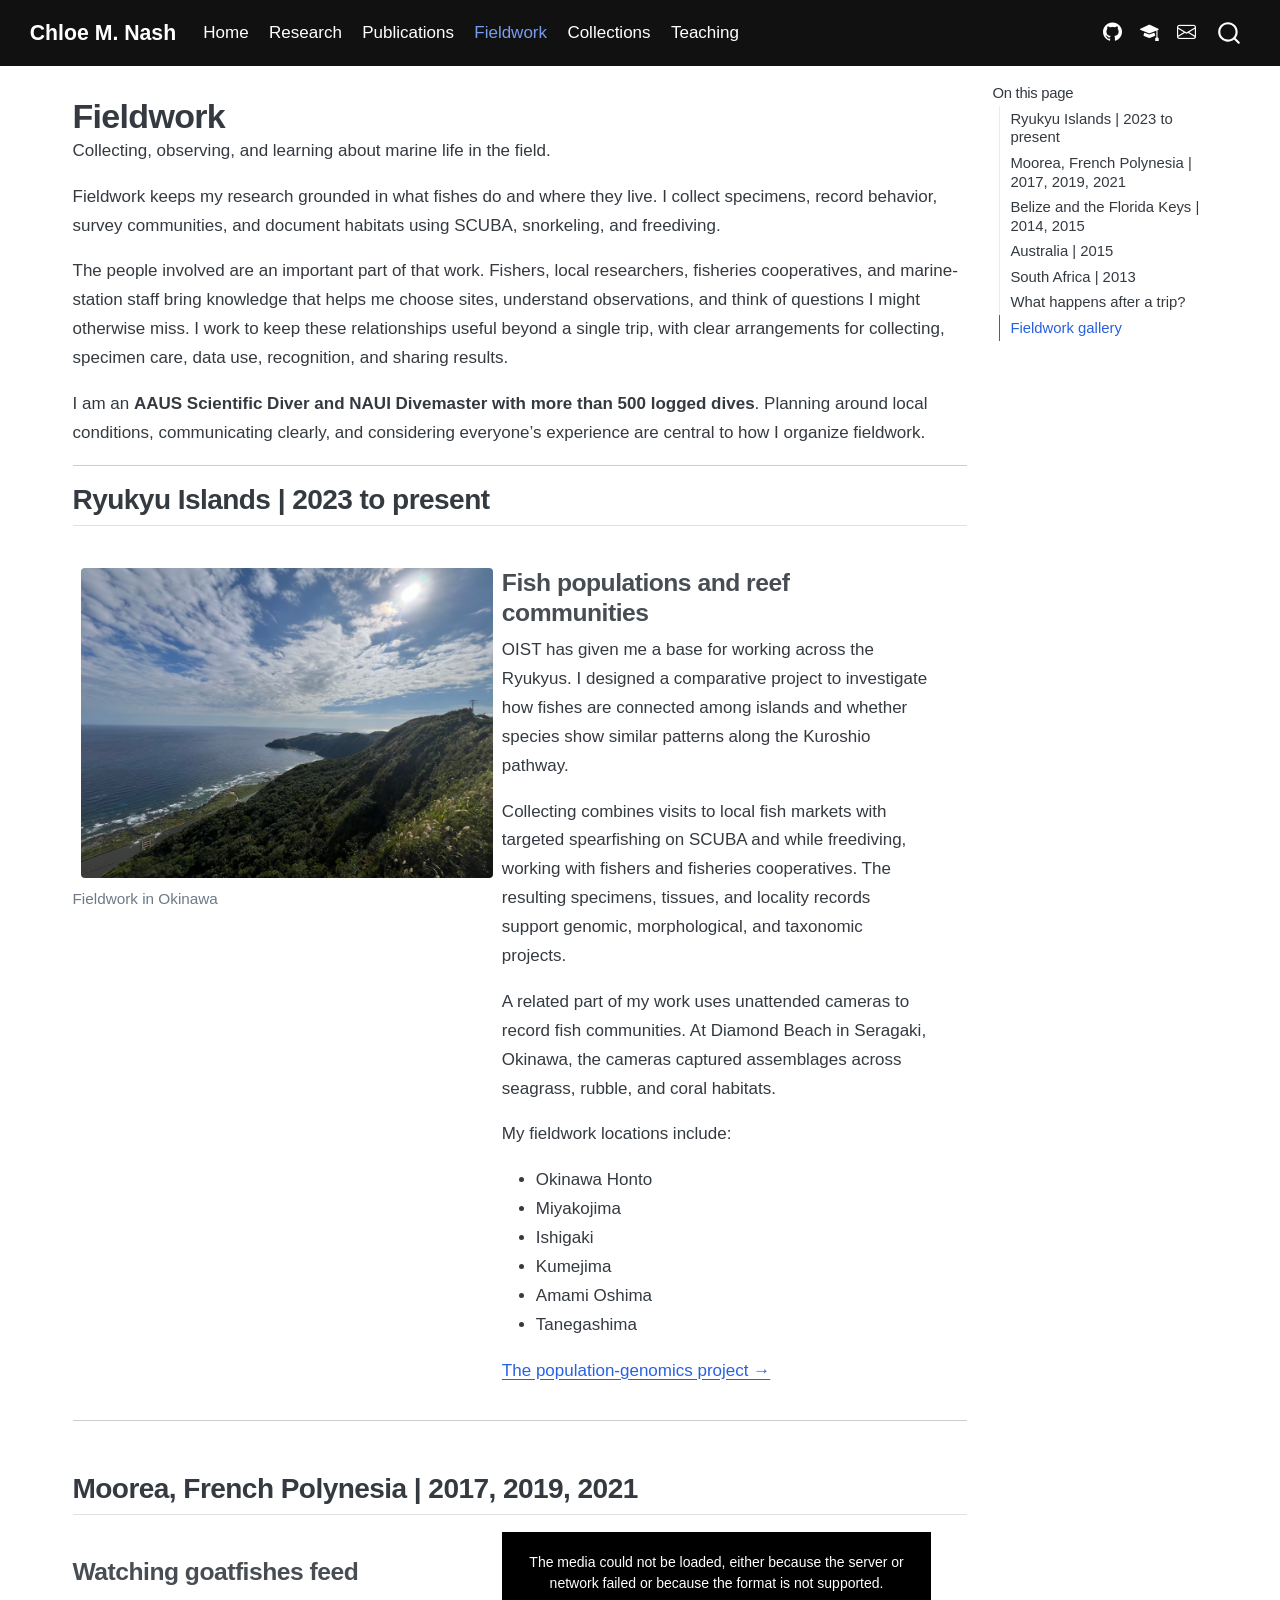
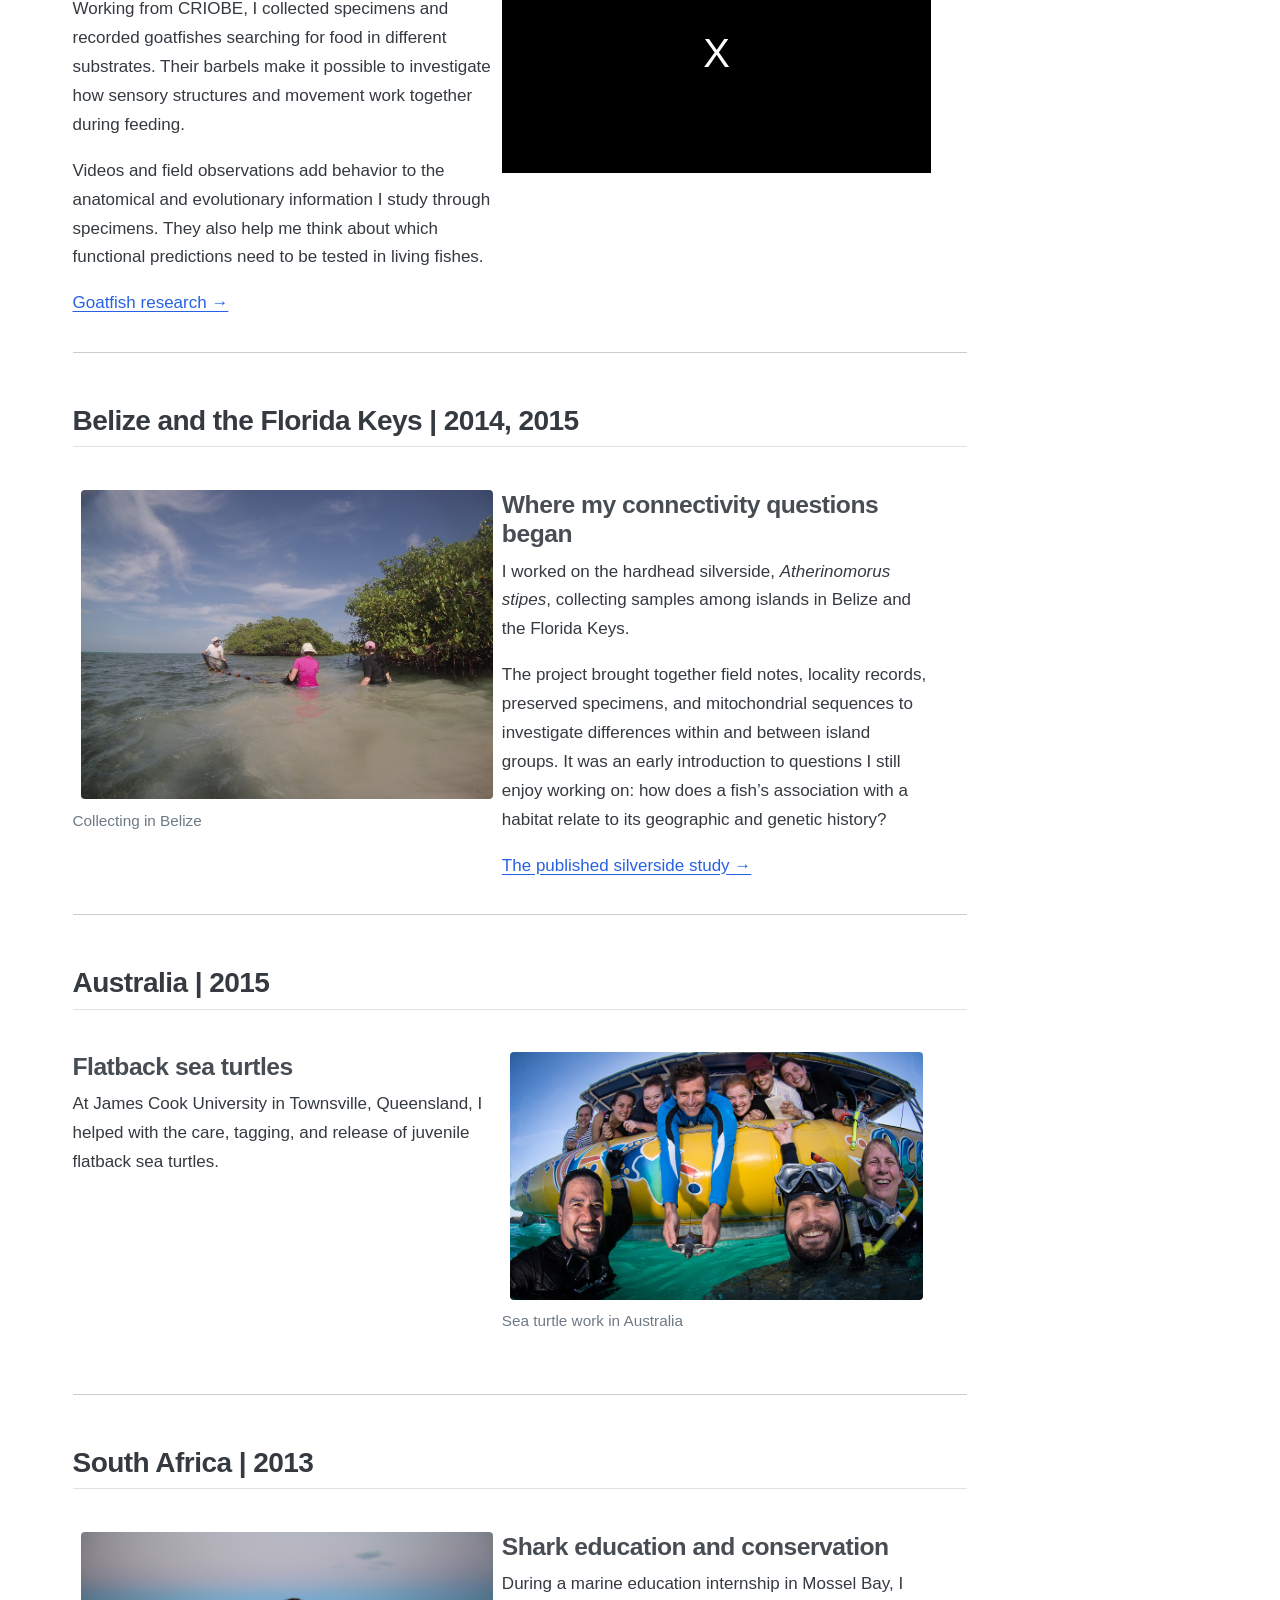
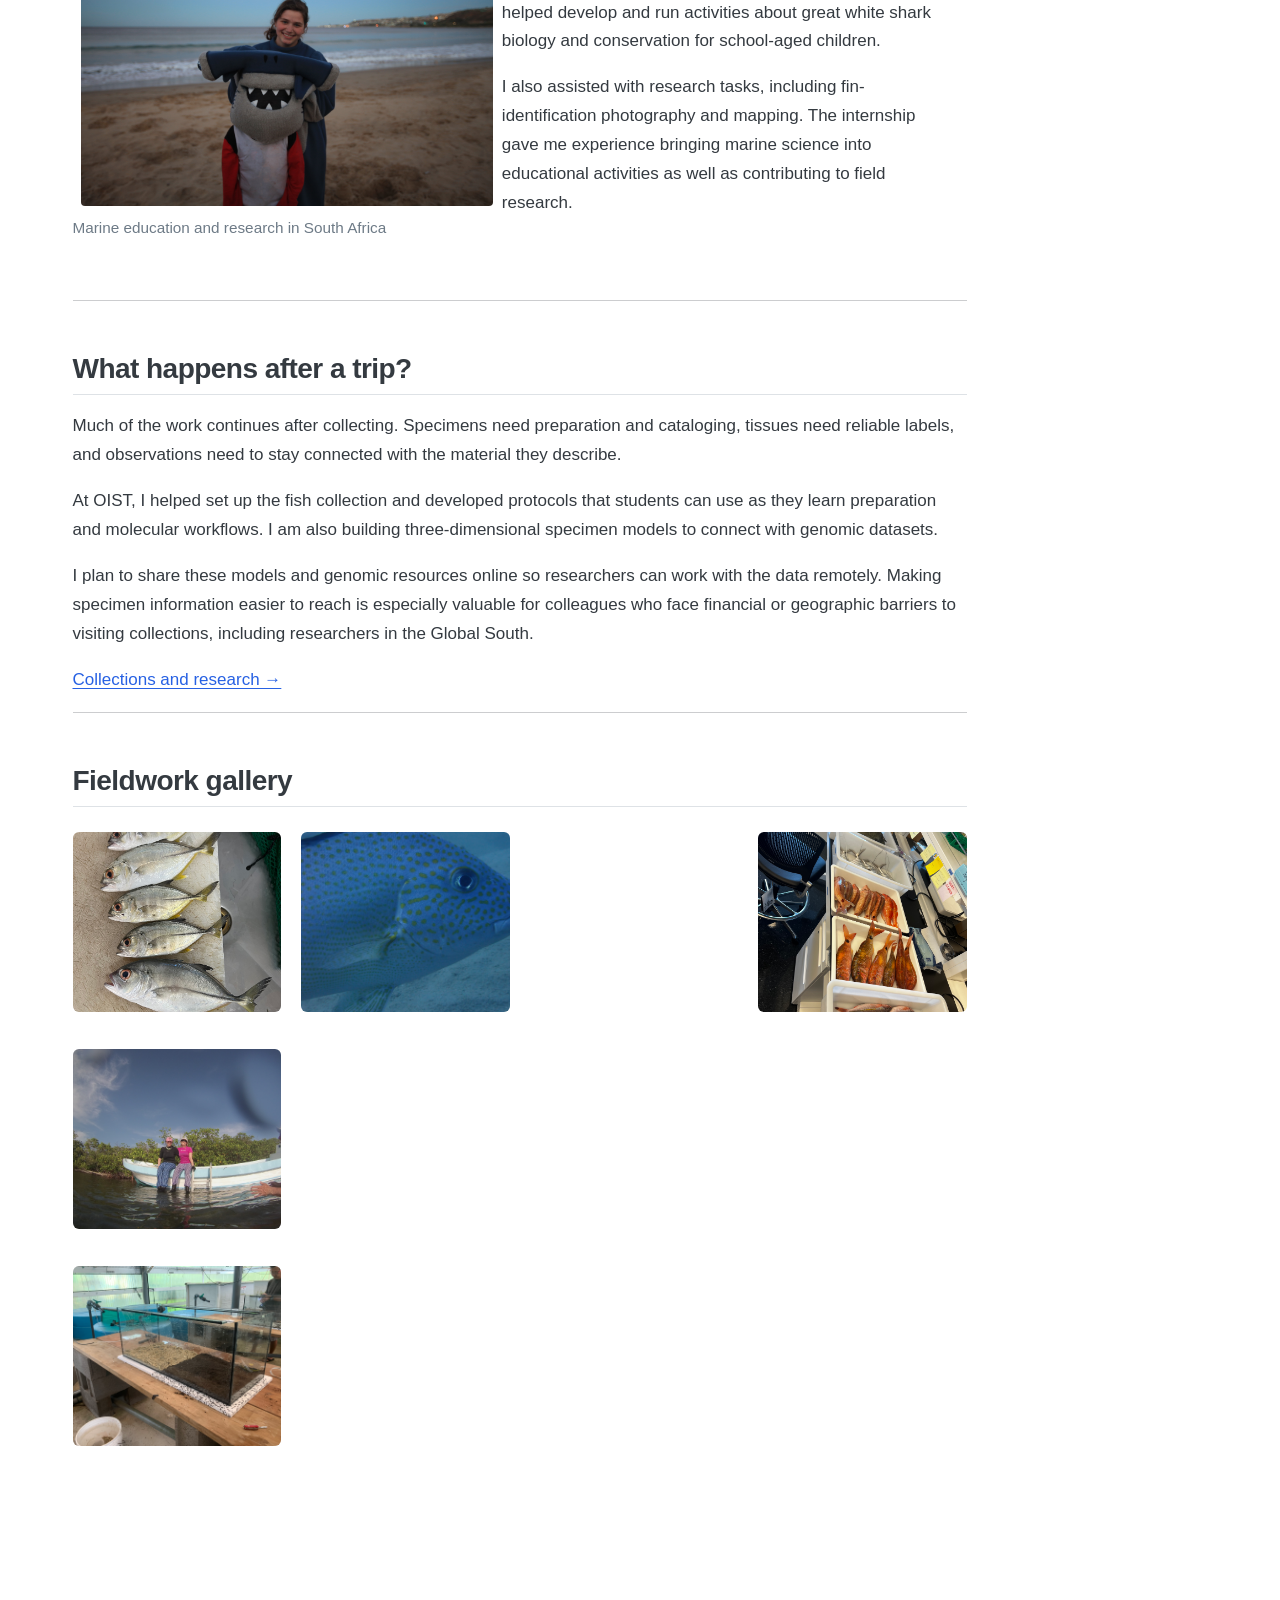
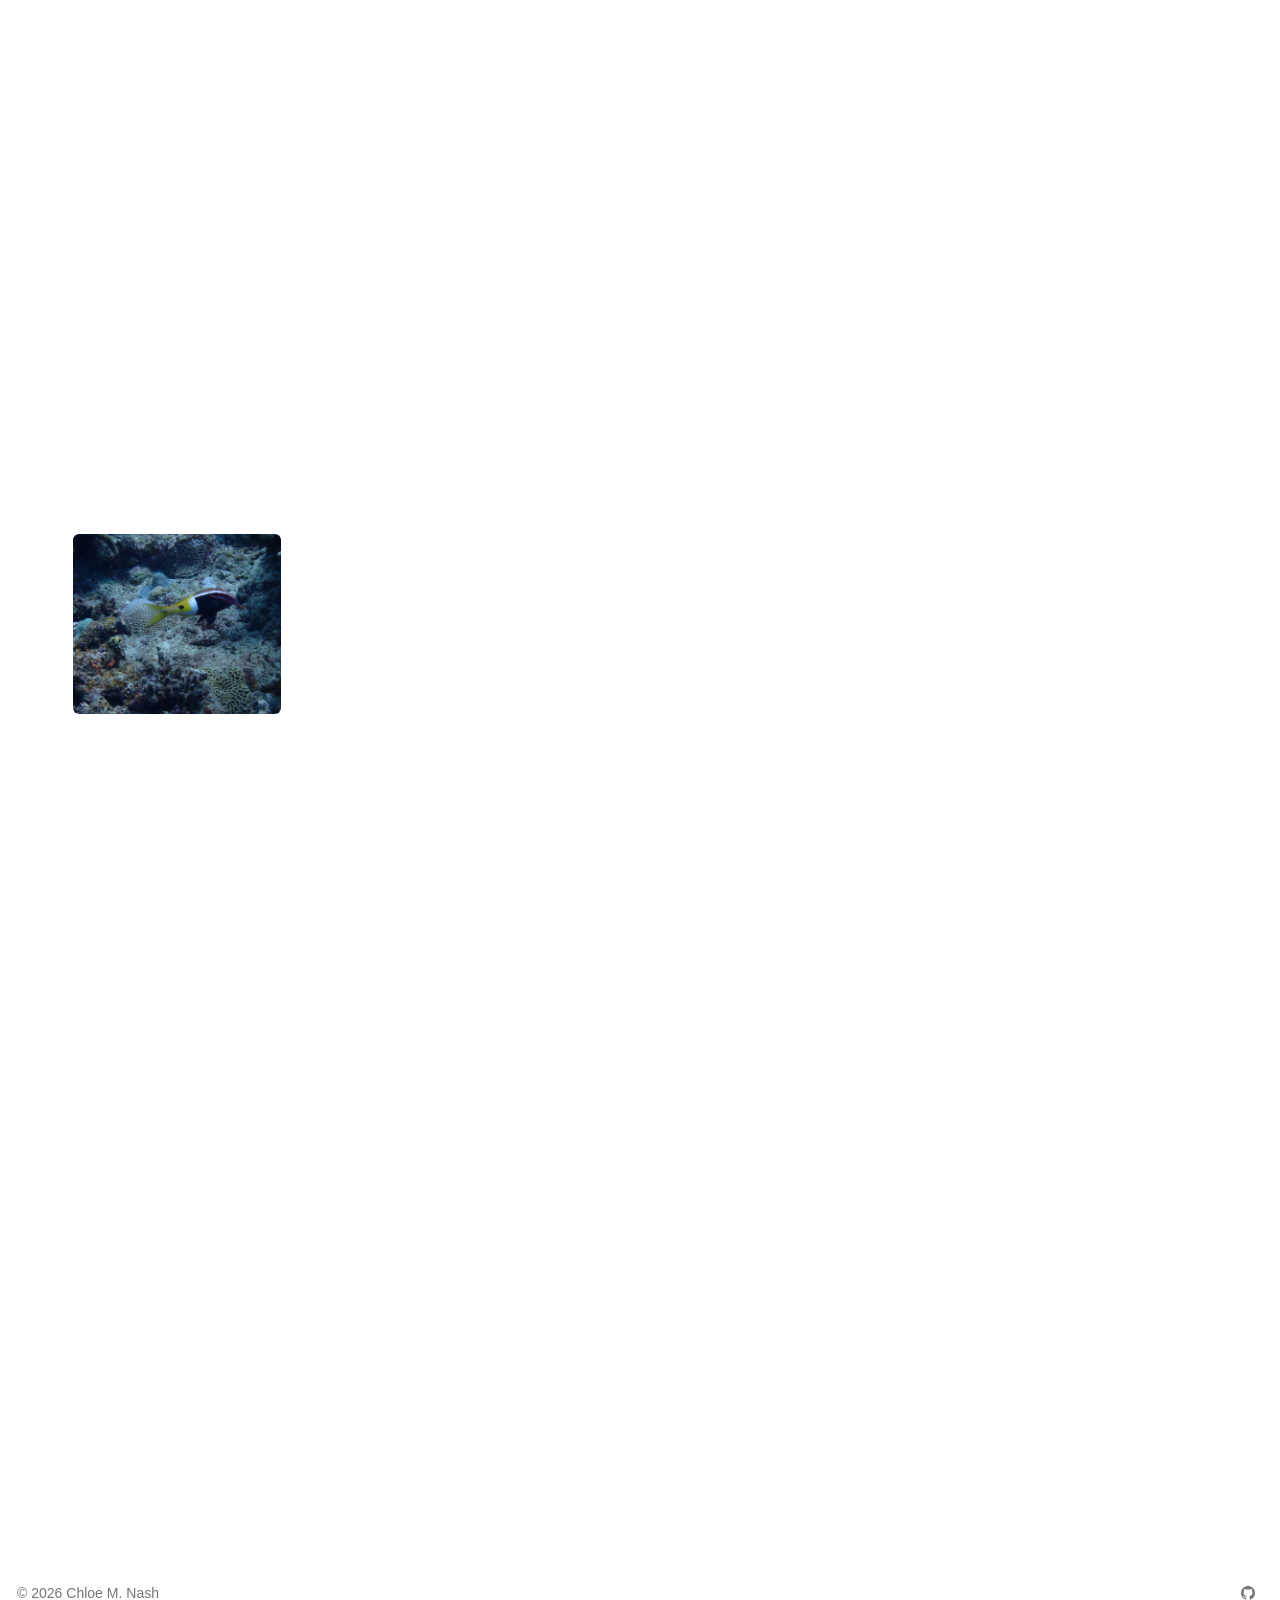
<file: fieldwork.html>
<!DOCTYPE html>
<html xmlns="http://www.w3.org/1999/xhtml" lang="en" xml:lang="en"><head>

<meta charset="utf-8">
<meta name="generator" content="quarto-1.10.18">

<meta name="viewport" content="width=device-width, initial-scale=1.0, user-scalable=yes">

<meta name="description" content="Collecting, observing, and learning about marine life in the field.">

<title>Fieldwork – Chloe M. Nash</title>
<style>
/* Default styles provided by pandoc.
** See https://pandoc.org/MANUAL.html#variables-for-html for config info.
*/
span.smallcaps{font-variant: small-caps;}
div.columns{display: flex; gap: 1.5em;}
div.column{flex: auto;}
@media screen {
div.columns{gap: min(4vw, 1.5em);}
div.column{overflow-x: auto;}
}
div.hanging-indent{margin-left: 1.5em; text-indent: -1.5em;}
ul.task-list{list-style: none;}
ul.task-list li input[type="checkbox"] {
  width: 0.8em;
  margin: 0 0.8em 0.2em -1em; /* quarto-specific, see https://github.com/quarto-dev/quarto-cli/issues/4556 */ 
  vertical-align: middle;
}
</style>


<script src="site_libs/quarto-nav/quarto-nav.js"></script>
<script src="site_libs/quarto-nav/headroom.min.js"></script>
<script src="site_libs/clipboard/clipboard.min.js"></script>
<script src="site_libs/quarto-search/autocomplete.umd.js"></script>
<script src="site_libs/quarto-search/fuse.min.js"></script>
<script src="site_libs/quarto-search/quarto-search.js"></script>
<meta name="quarto:offset" content="./">
<script src="site_libs/quarto-html/quarto.js" type="module"></script>
<script src="site_libs/quarto-html/tabsets/tabsets.js" type="module"></script>
<script src="site_libs/quarto-html/popper.min.js"></script>
<script src="site_libs/quarto-html/tippy.umd.min.js"></script>
<script src="site_libs/quarto-html/anchor.min.js"></script>
<link href="site_libs/quarto-html/tippy.css" rel="stylesheet">
<link href="site_libs/quarto-html/quarto-syntax-highlighting-64a204ab8560d761af7679ceaba22944.css" rel="stylesheet" id="quarto-text-highlighting-styles">
<script src="site_libs/bootstrap/bootstrap.min.js"></script>
<link href="site_libs/bootstrap/bootstrap-icons.css" rel="stylesheet">
<link href="site_libs/bootstrap/bootstrap-cafadecbec5bc79638d90c62db75d79c.min.css" rel="stylesheet" append-hash="true" id="quarto-bootstrap" data-mode="light">
<script src="site_libs/quarto-contrib/videojs/video.min.js"></script>
<link href="site_libs/quarto-contrib/videojs/video-js.css" rel="stylesheet">
<script id="quarto-search-options" type="application/json">{
  "location": "navbar",
  "copy-button": false,
  "collapse-after": 3,
  "panel-placement": "end",
  "type": "overlay",
  "limit": 50,
  "keyboard-shortcut": [
    "f",
    "/",
    "s"
  ],
  "show-item-context": false,
  "language": {
    "search-no-results-text": "No results",
    "search-matching-documents-text": "matching documents",
    "search-copy-link-title": "Copy link to search",
    "search-hide-matches-text": "Hide additional matches",
    "search-more-match-text": "more match in this document",
    "search-more-matches-text": "more matches in this document",
    "search-clear-button-title": "Clear",
    "search-text-placeholder": "",
    "search-detached-cancel-button-title": "Cancel",
    "search-submit-button-title": "Submit",
    "search-label": "Search"
  }
}</script>
<style>html{ scroll-behavior: smooth; }</style>


<link rel="stylesheet" href="styles.css">
</head>

<body class="nav-fixed quarto-light">

<div id="quarto-search-results"></div>
  <header id="quarto-header" class="headroom fixed-top">
    <nav class="navbar navbar-expand-lg " data-bs-theme="dark">
      <div class="navbar-container container-fluid">
      <div class="navbar-brand-container mx-auto">
    <a class="navbar-brand" href="./index.html">
    <span class="navbar-title">Chloe M. Nash</span>
    </a>
  </div>
            <div id="quarto-search" class="" title="Search"></div>
          <button class="navbar-toggler" type="button" data-bs-toggle="collapse" data-bs-target="#navbarCollapse" aria-controls="navbarCollapse" role="menu" aria-expanded="false" aria-label="Toggle navigation" onclick="if (window.quartoToggleHeadroom) { window.quartoToggleHeadroom(); }">
  <span class="navbar-toggler-icon"></span>
</button>
          <div class="collapse navbar-collapse" id="navbarCollapse">
            <ul class="navbar-nav navbar-nav-scroll me-auto">
  <li class="nav-item">
    <a class="nav-link" href="./index.html"> 
<span class="menu-text">Home</span></a>
  </li>  
  <li class="nav-item">
    <a class="nav-link" href="./research.html"> 
<span class="menu-text">Research</span></a>
  </li>  
  <li class="nav-item">
    <a class="nav-link" href="./publications.html"> 
<span class="menu-text">Publications</span></a>
  </li>  
  <li class="nav-item">
    <a class="nav-link active" href="./fieldwork.html" aria-current="page"> 
<span class="menu-text">Fieldwork</span></a>
  </li>  
  <li class="nav-item">
    <a class="nav-link" href="./collections.html"> 
<span class="menu-text">Collections</span></a>
  </li>  
  <li class="nav-item">
    <a class="nav-link" href="./teaching.html"> 
<span class="menu-text">Teaching</span></a>
  </li>  
</ul>
            <ul class="navbar-nav navbar-nav-scroll ms-auto">
  <li class="nav-item compact">
    <a class="nav-link" href="https://github.com/cmnash"> <i class="bi bi-github" role="img">
</i> 
<span class="menu-text"></span></a>
  </li>  
  <li class="nav-item compact">
    <a class="nav-link" href="https://scholar.google.com/citations?user=J3GSWI4AAAAJ&amp;hl=en"> <i class="bi bi-mortarboard-fill" role="img">
</i> 
<span class="menu-text"></span></a>
  </li>  
  <li class="nav-item compact">
    <a class="nav-link" href="mailto:cmnash12@gmail.com"> <i class="bi bi-envelope" role="img">
</i> 
<span class="menu-text"></span></a>
  </li>  
</ul>
          </div> <!-- /navcollapse -->
            <div class="quarto-navbar-tools">
</div>
      </div> <!-- /container-fluid -->
    </nav>
</header>
<!-- content -->
<div id="quarto-content" class="quarto-container page-columns page-rows-contents page-layout-full page-navbar">
<!-- sidebar -->
<!-- margin-sidebar -->
    <div id="quarto-margin-sidebar" class="sidebar margin-sidebar">
        <nav id="TOC" role="doc-toc" class="toc-active">
    <h2 id="toc-title">On this page</h2>
   
  <ul>
  <li><a href="#ryukyu-islands-2023-to-present" id="toc-ryukyu-islands-2023-to-present" class="nav-link active" data-scroll-target="#ryukyu-islands-2023-to-present">Ryukyu Islands | 2023 to present</a></li>
  <li><a href="#moorea-french-polynesia-2017-2019-2021" id="toc-moorea-french-polynesia-2017-2019-2021" class="nav-link" data-scroll-target="#moorea-french-polynesia-2017-2019-2021">Moorea, French Polynesia | 2017, 2019, 2021</a></li>
  <li><a href="#belize-and-the-florida-keys-2014-2015" id="toc-belize-and-the-florida-keys-2014-2015" class="nav-link" data-scroll-target="#belize-and-the-florida-keys-2014-2015">Belize and the Florida Keys | 2014, 2015</a></li>
  <li><a href="#australia-2015" id="toc-australia-2015" class="nav-link" data-scroll-target="#australia-2015">Australia | 2015</a></li>
  <li><a href="#south-africa-2013" id="toc-south-africa-2013" class="nav-link" data-scroll-target="#south-africa-2013">South Africa | 2013</a></li>
  <li><a href="#what-happens-after-a-trip" id="toc-what-happens-after-a-trip" class="nav-link" data-scroll-target="#what-happens-after-a-trip">What happens after a trip?</a></li>
  <li><a href="#fieldwork-gallery" id="toc-fieldwork-gallery" class="nav-link" data-scroll-target="#fieldwork-gallery">Fieldwork gallery</a></li>
  </ul>
</nav>
    </div>
<!-- main -->
<main class="content column-page-left" id="quarto-document-content">

<header id="title-block-header" class="quarto-title-block default">
<div class="quarto-title">
<h1 class="title">Fieldwork</h1>
</div>

<div>
  <div class="description">
    Collecting, observing, and learning about marine life in the field.
  </div>
</div>


<div class="quarto-title-meta column-page-left">

    
  
    
  </div>
  


</header>


<p>Fieldwork keeps my research grounded in what fishes do and where they live. I collect specimens, record behavior, survey communities, and document habitats using SCUBA, snorkeling, and freediving.</p>
<p>The people involved are an important part of that work. Fishers, local researchers, fisheries cooperatives, and marine-station staff bring knowledge that helps me choose sites, understand observations, and think of questions I might otherwise miss. I work to keep these relationships useful beyond a single trip, with clear arrangements for collecting, specimen care, data use, recognition, and sharing results.</p>
<p>I am an <strong>AAUS Scientific Diver and NAUI Divemaster with more than 500 logged dives</strong>. Planning around local conditions, communicating clearly, and considering everyone’s experience are central to how I organize fieldwork.</p>
<hr>
<section id="ryukyu-islands-2023-to-present" class="level2">
<h2 class="anchored" data-anchor-id="ryukyu-islands-2023-to-present">Ryukyu Islands | 2023 to present</h2>
<div class="columns">
<div class="column" style="width:48%;">
<div class="quarto-figure quarto-figure-center">
<figure class="figure">
<p><img src="images/fieldwork/okinawa.jpg" class="img-fluid figure-img" style="width:96.0%"></p>
<figcaption>Fieldwork in Okinawa</figcaption>
</figure>
</div>
</div><div class="column" style="width:48%;">
<section id="fish-populations-and-reef-communities" class="level3">
<h3 class="anchored" data-anchor-id="fish-populations-and-reef-communities">Fish populations and reef communities</h3>
<p>OIST has given me a base for working across the Ryukyus. I designed a comparative project to investigate how fishes are connected among islands and whether species show similar patterns along the Kuroshio pathway.</p>
<p>Collecting combines visits to local fish markets with targeted spearfishing on SCUBA and while freediving, working with fishers and fisheries cooperatives. The resulting specimens, tissues, and locality records support genomic, morphological, and taxonomic projects.</p>
<p>A related part of my work uses unattended cameras to record fish communities. At Diamond Beach in Seragaki, Okinawa, the cameras captured assemblages across seagrass, rubble, and coral habitats.</p>
<p>My fieldwork locations include:</p>
<ul>
<li>Okinawa Honto</li>
<li>Miyakojima</li>
<li>Ishigaki</li>
<li>Kumejima</li>
<li>Amami Oshima</li>
<li>Tanegashima</li>
</ul>
<p><a href="./research/genomics.html">The population-genomics project →</a></p>
</section>
</div>
</div>
<hr>
</section>
<section id="moorea-french-polynesia-2017-2019-2021" class="level2">
<h2 class="anchored" data-anchor-id="moorea-french-polynesia-2017-2019-2021">Moorea, French Polynesia | 2017, 2019, 2021</h2>
<div class="columns">
<div class="column" style="width:48%;">
<section id="watching-goatfishes-feed" class="level3">
<h3 class="anchored" data-anchor-id="watching-goatfishes-feed">Watching goatfishes feed</h3>
<p>Working from CRIOBE, I collected specimens and recorded goatfishes searching for food in different substrates. Their barbels make it possible to investigate how sensory structures and movement work together during feeding.</p>
<p>Videos and field observations add behavior to the anatomical and evolutionary information I study through specimens. They also help me think about which functional predictions need to be tested in living fishes.</p>
<p><a href="./research/biogeography.html">Goatfish research →</a></p>
</section>
</div><div class="column" style="width:48%;">
<div class="quarto-video"><video id="video_shortcode_videojs_video1" class="video-js vjs-default-skin vjs-big-play-centered vjs-fluid" controls="" preload="auto" data-setup="{}" title=""><source src="images/fieldwork/fieldwork-video.mp4"></video></div>
</div>
</div>
<hr>
</section>
<section id="belize-and-the-florida-keys-2014-2015" class="level2">
<h2 class="anchored" data-anchor-id="belize-and-the-florida-keys-2014-2015">Belize and the Florida Keys | 2014, 2015</h2>
<div class="columns">
<div class="column" style="width:48%;">
<div class="quarto-figure quarto-figure-center">
<figure class="figure">
<p><img src="images/fieldwork/belize.jpg" class="img-fluid figure-img" style="width:96.0%"></p>
<figcaption>Collecting in Belize</figcaption>
</figure>
</div>
</div><div class="column" style="width:48%;">
<section id="where-my-connectivity-questions-began" class="level3">
<h3 class="anchored" data-anchor-id="where-my-connectivity-questions-began">Where my connectivity questions began</h3>
<p>I worked on the hardhead silverside, <em>Atherinomorus stipes</em>, collecting samples among islands in Belize and the Florida Keys.</p>
<p>The project brought together field notes, locality records, preserved specimens, and mitochondrial sequences to investigate differences within and between island groups. It was an early introduction to questions I still enjoy working on: how does a fish’s association with a habitat relate to its geographic and genetic history?</p>
<p><a href="https://doi.org/10.1002/ece3.3457">The published silverside study →</a></p>
</section>
</div>
</div>
<hr>
</section>
<section id="australia-2015" class="level2">
<h2 class="anchored" data-anchor-id="australia-2015">Australia | 2015</h2>
<div class="columns">
<div class="column" style="width:48%;">
<section id="flatback-sea-turtles" class="level3">
<h3 class="anchored" data-anchor-id="flatback-sea-turtles">Flatback sea turtles</h3>
<p>At James Cook University in Townsville, Queensland, I helped with the care, tagging, and release of juvenile flatback sea turtles.</p>
</section>
</div><div class="column" style="width:48%;">
<div class="quarto-figure quarto-figure-center">
<figure class="figure">
<p><img src="images/fieldwork/australia.jpg" class="img-fluid figure-img" style="width:96.0%"></p>
<figcaption>Sea turtle work in Australia</figcaption>
</figure>
</div>
</div>
</div>
<hr>
</section>
<section id="south-africa-2013" class="level2">
<h2 class="anchored" data-anchor-id="south-africa-2013">South Africa | 2013</h2>
<div class="columns">
<div class="column" style="width:48%;">
<div class="quarto-figure quarto-figure-center">
<figure class="figure">
<p><img src="images/fieldwork/sa.jpg" class="img-fluid figure-img" style="width:96.0%"></p>
<figcaption>Marine education and research in South Africa</figcaption>
</figure>
</div>
</div><div class="column" style="width:48%;">
<section id="shark-education-and-conservation" class="level3">
<h3 class="anchored" data-anchor-id="shark-education-and-conservation">Shark education and conservation</h3>
<p>During a marine education internship in Mossel Bay, I helped develop and run activities about great white shark biology and conservation for school-aged children.</p>
<p>I also assisted with research tasks, including fin-identification photography and mapping. The internship gave me experience bringing marine science into educational activities as well as contributing to field research.</p>
</section>
</div>
</div>
<hr>
</section>
<section id="what-happens-after-a-trip" class="level2">
<h2 class="anchored" data-anchor-id="what-happens-after-a-trip">What happens after a trip?</h2>
<p>Much of the work continues after collecting. Specimens need preparation and cataloging, tissues need reliable labels, and observations need to stay connected with the material they describe.</p>
<p>At OIST, I helped set up the fish collection and developed protocols that students can use as they learn preparation and molecular workflows. I am also building three-dimensional specimen models to connect with genomic datasets.</p>
<p>I plan to share these models and genomic resources online so researchers can work with the data remotely. Making specimen information easier to reach is especially valuable for colleagues who face financial or geographic barriers to visiting collections, including researchers in the Global South.</p>
<p><a href="./collections.html">Collections and research →</a></p>
<hr>
</section>
<section id="fieldwork-gallery" class="level2">
<h2 class="anchored" data-anchor-id="fieldwork-gallery">Fieldwork gallery</h2>
<div class="photo-grid">
<div>
<p><a href="images/fieldwork/photo1.jpg" class="lightbox" data-gallery="fieldwork"> <img src="images/fieldwork/photo1.jpg" alt="Fieldwork gallery photograph 1" loading="lazy" decoding="async"> </a></p>
</div>
<div>
<p><a href="images/fieldwork/photo2.jpg" class="lightbox" data-gallery="fieldwork"> <img src="images/fieldwork/photo2.jpg" alt="Fieldwork gallery photograph 2" loading="lazy" decoding="async"> </a></p>
</div>
<div>
<p><a href="images/fieldwork/photo3.jpg" class="lightbox" data-gallery="fieldwork"> <img src="images/fieldwork/photo3.jpg" alt="Fieldwork gallery photograph 3" loading="lazy" decoding="async"> </a></p>
</div>
<div>
<p><a href="images/fieldwork/photo4.jpg" class="lightbox" data-gallery="fieldwork"> <img src="images/fieldwork/photo4.jpg" alt="Fieldwork gallery photograph 4" loading="lazy" decoding="async"> </a></p>
</div>
<div>
<p><a href="images/fieldwork/photo5.JPG" class="lightbox" data-gallery="fieldwork"> <img src="images/fieldwork/photo5.JPG" alt="Fieldwork gallery photograph 5" loading="lazy" decoding="async"> </a></p>
</div>
<div>
<p><a href="images/fieldwork/photo6.JPG" class="lightbox" data-gallery="fieldwork"> <img src="images/fieldwork/photo6.JPG" alt="Fieldwork gallery photograph 6" loading="lazy" decoding="async"> </a></p>
</div>
<div>
<p><a href="images/fieldwork/photo7.JPG" class="lightbox" data-gallery="fieldwork"> <img src="images/fieldwork/photo7.JPG" alt="Fieldwork gallery photograph 7" loading="lazy" decoding="async"> </a></p>
</div>
<div>
<p><a href="images/fieldwork/photo8.JPG" class="lightbox" data-gallery="fieldwork"> <img src="images/fieldwork/photo8.JPG" alt="Fieldwork gallery photograph 8" loading="lazy" decoding="async"> </a></p>
</div>
<div>
<p><a href="images/fieldwork/photo9.jpeg" class="lightbox" data-gallery="fieldwork"> <img src="images/fieldwork/photo9.jpeg" alt="Fieldwork gallery photograph 9" loading="lazy" decoding="async"> </a></p>
</div>
<div>
<p><a href="images/fieldwork/photo10.JPG" class="lightbox" data-gallery="fieldwork"> <img src="images/fieldwork/photo10.JPG" alt="Fieldwork gallery photograph 10" loading="lazy" decoding="async"> </a></p>
</div>
<div>
<p><a href="images/fieldwork/photo11.JPG" class="lightbox" data-gallery="fieldwork"> <img src="images/fieldwork/photo11.JPG" alt="Fieldwork gallery photograph 11" loading="lazy" decoding="async"> </a></p>
</div>
<div>
<p><a href="images/fieldwork/photo12.JPG" class="lightbox" data-gallery="fieldwork"> <img src="images/fieldwork/photo12.JPG" alt="Fieldwork gallery photograph 12" loading="lazy" decoding="async"> </a></p>
</div>
<div>
<p><a href="images/fieldwork/photo13.jpeg" class="lightbox" data-gallery="fieldwork"> <img src="images/fieldwork/photo13.jpeg" alt="Fieldwork gallery photograph 13" loading="lazy" decoding="async"> </a></p>
</div>
<div>
<p><a href="images/fieldwork/photo14.jpeg" class="lightbox" data-gallery="fieldwork"> <img src="images/fieldwork/photo14.jpeg" alt="Fieldwork gallery photograph 14" loading="lazy" decoding="async"> </a></p>
</div>
<div>
<p><a href="images/fieldwork/photo15.JPG" class="lightbox" data-gallery="fieldwork"> <img src="images/fieldwork/photo15.JPG" alt="Fieldwork gallery photograph 15" loading="lazy" decoding="async"> </a></p>
</div>
<div>
<p><a href="images/fieldwork/photo16.JPG" class="lightbox" data-gallery="fieldwork"> <img src="images/fieldwork/photo16.JPG" alt="Fieldwork gallery photograph 16" loading="lazy" decoding="async"> </a></p>
</div>
<div>
<p><a href="images/fieldwork/photo17.jpeg" class="lightbox" data-gallery="fieldwork"> <img src="images/fieldwork/photo17.jpeg" alt="Fieldwork gallery photograph 17" loading="lazy" decoding="async"> </a></p>
</div>
<div>
<p><a href="images/fieldwork/photo18.JPG" class="lightbox" data-gallery="fieldwork"> <img src="images/fieldwork/photo18.JPG" alt="Fieldwork gallery photograph 18" loading="lazy" decoding="async"> </a></p>
</div>
<div>
<p><a href="images/fieldwork/photo19.jpeg" class="lightbox" data-gallery="fieldwork"> <img src="images/fieldwork/photo19.jpeg" alt="Fieldwork gallery photograph 19" loading="lazy" decoding="async"> </a></p>
</div>
<div>
<p><a href="images/fieldwork/photo20.jpeg" class="lightbox" data-gallery="fieldwork"> <img src="images/fieldwork/photo20.jpeg" alt="Fieldwork gallery photograph 20" loading="lazy" decoding="async"> </a></p>
</div>
<div>
<p><a href="images/fieldwork/photo21.JPG" class="lightbox" data-gallery="fieldwork"> <img src="images/fieldwork/photo21.JPG" alt="Fieldwork gallery photograph 21" loading="lazy" decoding="async"> </a></p>
</div>
<div>
<p><a href="images/fieldwork/photo22.jpeg" class="lightbox" data-gallery="fieldwork"> <img src="images/fieldwork/photo22.jpeg" alt="Fieldwork gallery photograph 22" loading="lazy" decoding="async"> </a></p>
</div>
<div>
<p><a href="images/fieldwork/photo23.jpeg" class="lightbox" data-gallery="fieldwork"> <img src="images/fieldwork/photo23.jpeg" alt="Fieldwork gallery photograph 23" loading="lazy" decoding="async"> </a></p>
</div>
<div>
<p><a href="images/fieldwork/photo24.jpeg" class="lightbox" data-gallery="fieldwork"> <img src="images/fieldwork/photo24.jpeg" alt="Fieldwork gallery photograph 24" loading="lazy" decoding="async"> </a></p>
</div>
<div>
<p><a href="images/fieldwork/photo25.JPG" class="lightbox" data-gallery="fieldwork"> <img src="images/fieldwork/photo25.JPG" alt="Fieldwork gallery photograph 25" loading="lazy" decoding="async"> </a></p>
</div>
<div>
<p><a href="images/fieldwork/photo26.jpeg" class="lightbox" data-gallery="fieldwork"> <img src="images/fieldwork/photo26.jpeg" alt="Fieldwork gallery photograph 26" loading="lazy" decoding="async"> </a></p>
</div>
<div>
<p><a href="images/fieldwork/photo27.jpeg" class="lightbox" data-gallery="fieldwork"> <img src="images/fieldwork/photo27.jpeg" alt="Fieldwork gallery photograph 27" loading="lazy" decoding="async"> </a></p>
</div>
<div>
<p><a href="images/fieldwork/photo28.jpeg" class="lightbox" data-gallery="fieldwork"> <img src="images/fieldwork/photo28.jpeg" alt="Fieldwork gallery photograph 28" loading="lazy" decoding="async"> </a></p>
</div>
<div>
<p><a href="images/fieldwork/photo29.jpeg" class="lightbox" data-gallery="fieldwork"> <img src="images/fieldwork/photo29.jpeg" alt="Fieldwork gallery photograph 29" loading="lazy" decoding="async"> </a></p>
</div>
<div>
<p><a href="images/fieldwork/photo30.jpeg" class="lightbox" data-gallery="fieldwork"> <img src="images/fieldwork/photo30.jpeg" alt="Fieldwork gallery photograph 30" loading="lazy" decoding="async"> </a></p>
</div>
<div>
<p><a href="images/fieldwork/photo31.jpeg" class="lightbox" data-gallery="fieldwork"> <img src="images/fieldwork/photo31.jpeg" alt="Fieldwork gallery photograph 31" loading="lazy" decoding="async"> </a></p>
</div>
<div>
<p><a href="images/fieldwork/photo32.jpeg" class="lightbox" data-gallery="fieldwork"> <img src="images/fieldwork/photo32.jpeg" alt="Fieldwork gallery photograph 32" loading="lazy" decoding="async"> </a></p>
</div>
<div>
<p><a href="images/fieldwork/photo33.jpeg" class="lightbox" data-gallery="fieldwork"> <img src="images/fieldwork/photo33.jpeg" alt="Fieldwork gallery photograph 33" loading="lazy" decoding="async"> </a></p>
</div>
<div>
<p><a href="images/fieldwork/photo34.jpeg" class="lightbox" data-gallery="fieldwork"> <img src="images/fieldwork/photo34.jpeg" alt="Fieldwork gallery photograph 34" loading="lazy" decoding="async"> </a></p>
</div>
<div>
<p><a href="images/fieldwork/photo35.jpeg" class="lightbox" data-gallery="fieldwork"> <img src="images/fieldwork/photo35.jpeg" alt="Fieldwork gallery photograph 35" loading="lazy" decoding="async"> </a></p>
</div>
<div>
<p><a href="images/fieldwork/photo36.jpeg" class="lightbox" data-gallery="fieldwork"> <img src="images/fieldwork/photo36.jpeg" alt="Fieldwork gallery photograph 36" loading="lazy" decoding="async"> </a></p>
</div>
<div>
<p><a href="images/fieldwork/photo37.jpeg" class="lightbox" data-gallery="fieldwork"> <img src="images/fieldwork/photo37.jpeg" alt="Fieldwork gallery photograph 37" loading="lazy" decoding="async"> </a></p>
</div>
<div>
<p><a href="images/fieldwork/photo38.jpeg" class="lightbox" data-gallery="fieldwork"> <img src="images/fieldwork/photo38.jpeg" alt="Fieldwork gallery photograph 38" loading="lazy" decoding="async"> </a></p>
</div>
<div>
<p><a href="images/fieldwork/photo39.jpeg" class="lightbox" data-gallery="fieldwork"> <img src="images/fieldwork/photo39.jpeg" alt="Fieldwork gallery photograph 39" loading="lazy" decoding="async"> </a></p>
</div>
<div>
<p><a href="images/fieldwork/photo40.jpeg" class="lightbox" data-gallery="fieldwork"> <img src="images/fieldwork/photo40.jpeg" alt="Fieldwork gallery photograph 40" loading="lazy" decoding="async"> </a></p>
</div>
</div>


</section>

</main> <!-- /main -->
<script id="quarto-html-after-body" type="application/javascript">
  window.document.addEventListener("DOMContentLoaded", function (event) {
    const icon = "";
    const anchorJS = new window.AnchorJS();
    anchorJS.options = {
      placement: 'right',
      icon: icon
    };
    anchorJS.add('.anchored');
    const isCodeAnnotation = (el) => {
      for (const clz of el.classList) {
        if (clz.startsWith('code-annotation-')) {                     
          return true;
        }
      }
      return false;
    }
    const onCopySuccess = function(e) {
      // button target
      const button = e.trigger;
      // don't keep focus
      button.blur();
      // flash "checked"
      button.classList.add('code-copy-button-checked');
      var currentTitle = button.getAttribute("title");
      button.setAttribute("title", "Copied!");
      let tooltip;
      if (window.bootstrap) {
        button.setAttribute("data-bs-toggle", "tooltip");
        button.setAttribute("data-bs-placement", "left");
        button.setAttribute("data-bs-title", "Copied!");
        tooltip = new bootstrap.Tooltip(button, 
          { trigger: "manual", 
            customClass: "code-copy-button-tooltip",
            offset: [0, -8]});
        tooltip.show();    
      }
      setTimeout(function() {
        if (tooltip) {
          tooltip.hide();
          button.removeAttribute("data-bs-title");
          button.removeAttribute("data-bs-toggle");
          button.removeAttribute("data-bs-placement");
        }
        button.setAttribute("title", currentTitle);
        button.classList.remove('code-copy-button-checked');
      }, 1000);
      // clear code selection
      e.clearSelection();
    }
    const getTextToCopy = function(trigger) {
      const outerScaffold = trigger.parentElement.cloneNode(true);
      const codeEl = outerScaffold.querySelector('code');
      for (const childEl of codeEl.children) {
        if (isCodeAnnotation(childEl)) {
          childEl.remove();
        }
      }
      return codeEl.innerText;
    }
    const clipboard = new window.ClipboardJS('.code-copy-button:not([data-in-quarto-modal])', {
      text: getTextToCopy
    });
    clipboard.on('success', onCopySuccess);
    if (window.document.getElementById('quarto-embedded-source-code-modal')) {
      const clipboardModal = new window.ClipboardJS('.code-copy-button[data-in-quarto-modal]', {
        text: getTextToCopy,
        container: window.document.getElementById('quarto-embedded-source-code-modal')
      });
      clipboardModal.on('success', onCopySuccess);
    }
      var localhostRegex = new RegExp(/^(?:http|https):\/\/localhost\:?[0-9]*\//);
      var mailtoRegex = new RegExp(/^mailto:/);
        var filterRegex = new RegExp('/' + window.location.host + '/');
      var isInternal = (href) => {
          return filterRegex.test(href) || localhostRegex.test(href) || mailtoRegex.test(href);
      }
      // Inspect non-navigation links and adorn them if external
     var links = window.document.querySelectorAll('a[href]:not(.nav-link):not(.navbar-brand):not(.toc-action):not(.sidebar-link):not(.sidebar-item-toggle):not(.pagination-link):not(.no-external):not([aria-hidden]):not(.dropdown-item):not(.quarto-navigation-tool):not(.about-link)');
      for (var i=0; i<links.length; i++) {
        const link = links[i];
        if (!isInternal(link.href)) {
          // undo the damage that might have been done by quarto-nav.js in the case of
          // links that we want to consider external
          if (link.dataset.originalHref !== undefined) {
            link.href = link.dataset.originalHref;
          }
        }
      }
    function tippyHover(el, contentFn, onTriggerFn, onUntriggerFn) {
      const config = {
        allowHTML: true,
        maxWidth: 500,
        delay: 100,
        arrow: false,
        appendTo: function(el) {
            return el.parentElement;
        },
        interactive: true,
        interactiveBorder: 10,
        theme: 'quarto',
        placement: 'bottom-start',
      };
      if (contentFn) {
        config.content = contentFn;
      }
      if (onTriggerFn) {
        config.onTrigger = onTriggerFn;
      }
      if (onUntriggerFn) {
        config.onUntrigger = onUntriggerFn;
      }
      window.tippy(el, config); 
    }
    const noterefs = window.document.querySelectorAll('a[role="doc-noteref"]');
    for (var i=0; i<noterefs.length; i++) {
      const ref = noterefs[i];
      tippyHover(ref, function() {
        // use id or data attribute instead here
        let href = ref.getAttribute('data-footnote-href') || ref.getAttribute('href');
        try { href = new URL(href).hash; } catch {}
        const id = href.replace(/^#\/?/, "");
        const note = window.document.getElementById(id);
        if (note) {
          return note.innerHTML;
        } else {
          return "";
        }
      });
    }
    const xrefs = window.document.querySelectorAll('a.quarto-xref');
    const processXRef = (id, note) => {
      // Strip column container classes
      const stripColumnClz = (el) => {
        el.classList.remove("page-full", "page-columns");
        if (el.children) {
          for (const child of el.children) {
            stripColumnClz(child);
          }
        }
      }
      stripColumnClz(note)
      if (id === null || id.startsWith('sec-')) {
        // Special case sections, only their first couple elements
        const container = document.createElement("div");
        if (note.children && note.children.length > 2) {
          container.appendChild(note.children[0].cloneNode(true));
          for (let i = 1; i < note.children.length; i++) {
            const child = note.children[i];
            if (child.tagName === "P" && child.innerText === "") {
              continue;
            } else {
              container.appendChild(child.cloneNode(true));
              break;
            }
          }
          if (window.Quarto?.typesetMath) {
            window.Quarto.typesetMath(container);
          }
          return container.innerHTML
        } else {
          if (window.Quarto?.typesetMath) {
            window.Quarto.typesetMath(note);
          }
          return note.innerHTML;
        }
      } else {
        // Remove any anchor links if they are present
        const anchorLink = note.querySelector('a.anchorjs-link');
        if (anchorLink) {
          anchorLink.remove();
        }
        if (window.Quarto?.typesetMath) {
          window.Quarto.typesetMath(note);
        }
        if (note.classList.contains("callout")) {
          return note.outerHTML;
        } else {
          return note.innerHTML;
        }
      }
    }
    for (var i=0; i<xrefs.length; i++) {
      const xref = xrefs[i];
      tippyHover(xref, undefined, function(instance) {
        instance.disable();
        let url = xref.getAttribute('href');
        let hash = undefined; 
        if (url.startsWith('#')) {
          hash = url;
        } else {
          try { hash = new URL(url).hash; } catch {}
        }
        if (hash) {
          const id = hash.replace(/^#\/?/, "");
          const note = window.document.getElementById(id);
          if (note !== null) {
            try {
              const html = processXRef(id, note.cloneNode(true));
              instance.setContent(html);
            } finally {
              instance.enable();
              instance.show();
            }
          } else {
            // See if we can fetch this
            fetch(url.split('#')[0])
            .then(res => res.text())
            .then(html => {
              const parser = new DOMParser();
              const htmlDoc = parser.parseFromString(html, "text/html");
              const note = htmlDoc.getElementById(id);
              if (note !== null) {
                const html = processXRef(id, note);
                instance.setContent(html);
              } 
            }).finally(() => {
              instance.enable();
              instance.show();
            });
          }
        } else {
          // See if we can fetch a full url (with no hash to target)
          // This is a special case and we should probably do some content thinning / targeting
          fetch(url)
          .then(res => res.text())
          .then(html => {
            const parser = new DOMParser();
            const htmlDoc = parser.parseFromString(html, "text/html");
            const note = htmlDoc.querySelector('main.content');
            if (note !== null) {
              // This should only happen for chapter cross references
              // (since there is no id in the URL)
              // remove the first header
              if (note.children.length > 0 && note.children[0].tagName === "HEADER") {
                note.children[0].remove();
              }
              const html = processXRef(null, note);
              instance.setContent(html);
            } 
          }).finally(() => {
            instance.enable();
            instance.show();
          });
        }
      }, function(instance) {
      });
    }
        let selectedAnnoteEl;
        const selectorForAnnotation = ( cell, annotation) => {
          let cellAttr = 'data-code-cell="' + cell + '"';
          let lineAttr = 'data-code-annotation="' +  annotation + '"';
          const selector = 'span[' + cellAttr + '][' + lineAttr + ']';
          return selector;
        }
        const selectCodeLines = (annoteEl) => {
          const doc = window.document;
          const targetCell = annoteEl.getAttribute("data-target-cell");
          const targetAnnotation = annoteEl.getAttribute("data-target-annotation");
          const annoteSpan = window.document.querySelector(selectorForAnnotation(targetCell, targetAnnotation));
          const lines = annoteSpan.getAttribute("data-code-lines").split(",");
          const lineIds = lines.map((line) => {
            return targetCell + "-" + line;
          })
          let top = null;
          let height = null;
          let parent = null;
          if (lineIds.length > 0) {
              //compute the position of the single el (top and bottom and make a div)
              const el = window.document.getElementById(lineIds[0]);
              top = el.offsetTop;
              height = el.offsetHeight;
              parent = el.parentElement.parentElement;
            if (lineIds.length > 1) {
              const lastEl = window.document.getElementById(lineIds[lineIds.length - 1]);
              const bottom = lastEl.offsetTop + lastEl.offsetHeight;
              height = bottom - top;
            }
            if (top !== null && height !== null && parent !== null) {
              // cook up a div (if necessary) and position it 
              let div = window.document.getElementById("code-annotation-line-highlight");
              if (div === null) {
                div = window.document.createElement("div");
                div.setAttribute("id", "code-annotation-line-highlight");
                div.style.position = 'absolute';
                parent.appendChild(div);
              }
              div.style.top = top - 2 + "px";
              div.style.height = height + 4 + "px";
              div.style.left = 0;
              let gutterDiv = window.document.getElementById("code-annotation-line-highlight-gutter");
              if (gutterDiv === null) {
                gutterDiv = window.document.createElement("div");
                gutterDiv.setAttribute("id", "code-annotation-line-highlight-gutter");
                gutterDiv.style.position = 'absolute';
                const codeCell = window.document.getElementById(targetCell);
                const gutter = codeCell.querySelector('.code-annotation-gutter');
                gutter.appendChild(gutterDiv);
              }
              gutterDiv.style.top = top - 2 + "px";
              gutterDiv.style.height = height + 4 + "px";
            }
            selectedAnnoteEl = annoteEl;
          }
        };
        const unselectCodeLines = () => {
          const elementsIds = ["code-annotation-line-highlight", "code-annotation-line-highlight-gutter"];
          elementsIds.forEach((elId) => {
            const div = window.document.getElementById(elId);
            if (div) {
              div.remove();
            }
          });
          selectedAnnoteEl = undefined;
        };
          // Handle positioning of the toggle
      window.addEventListener(
        "resize",
        throttle(() => {
          elRect = undefined;
          if (selectedAnnoteEl) {
            selectCodeLines(selectedAnnoteEl);
          }
        }, 10)
      );
      function throttle(fn, ms) {
      let throttle = false;
      let timer;
        return (...args) => {
          if(!throttle) { // first call gets through
              fn.apply(this, args);
              throttle = true;
          } else { // all the others get throttled
              if(timer) clearTimeout(timer); // cancel #2
              timer = setTimeout(() => {
                fn.apply(this, args);
                timer = throttle = false;
              }, ms);
          }
        };
      }
        // Attach click handler to the DT
        const annoteDls = window.document.querySelectorAll('dt[data-target-cell]');
        for (const annoteDlNode of annoteDls) {
          annoteDlNode.addEventListener('click', (event) => {
            const clickedEl = event.target;
            if (clickedEl !== selectedAnnoteEl) {
              unselectCodeLines();
              const activeEl = window.document.querySelector('dt[data-target-cell].code-annotation-active');
              if (activeEl) {
                activeEl.classList.remove('code-annotation-active');
              }
              selectCodeLines(clickedEl);
              clickedEl.classList.add('code-annotation-active');
            } else {
              // Unselect the line
              unselectCodeLines();
              clickedEl.classList.remove('code-annotation-active');
            }
          });
        }
    const findCites = (el) => {
      const parentEl = el.parentElement;
      if (parentEl) {
        const cites = parentEl.dataset.cites;
        if (cites) {
          return {
            el,
            cites: cites.split(' ')
          };
        } else {
          return findCites(el.parentElement)
        }
      } else {
        return undefined;
      }
    };
    var bibliorefs = window.document.querySelectorAll('a[role="doc-biblioref"]');
    for (var i=0; i<bibliorefs.length; i++) {
      const ref = bibliorefs[i];
      const citeInfo = findCites(ref);
      if (citeInfo) {
        tippyHover(citeInfo.el, function() {
          var popup = window.document.createElement('div');
          citeInfo.cites.forEach(function(cite) {
            var citeDiv = window.document.createElement('div');
            citeDiv.classList.add('hanging-indent');
            citeDiv.classList.add('csl-entry');
            var biblioDiv = window.document.getElementById('ref-' + cite);
            if (biblioDiv) {
              citeDiv.innerHTML = biblioDiv.innerHTML;
            }
            popup.appendChild(citeDiv);
          });
          return popup.innerHTML;
        });
      }
    }
  });
  </script>
</div> <!-- /content -->
<footer class="footer">
  <div class="nav-footer">
    <div class="nav-footer-left">
<p>© 2026 Chloe M. Nash</p>
</div>   
    <div class="nav-footer-center">
      &nbsp;
    </div>
    <div class="nav-footer-right">
      <ul class="footer-items list-unstyled">
    <li class="nav-item compact">
    <a class="nav-link" href="https://github.com/cmnash">
      <i class="bi bi-github" role="img">
</i> 
    </a>
  </li>  
</ul>
    </div>
  </div>
</footer>
<script>videojs(video_shortcode_videojs_video1);</script>




<script src="site_libs/quarto-html/zenscroll-min.js"></script>
</body></html>
</file>
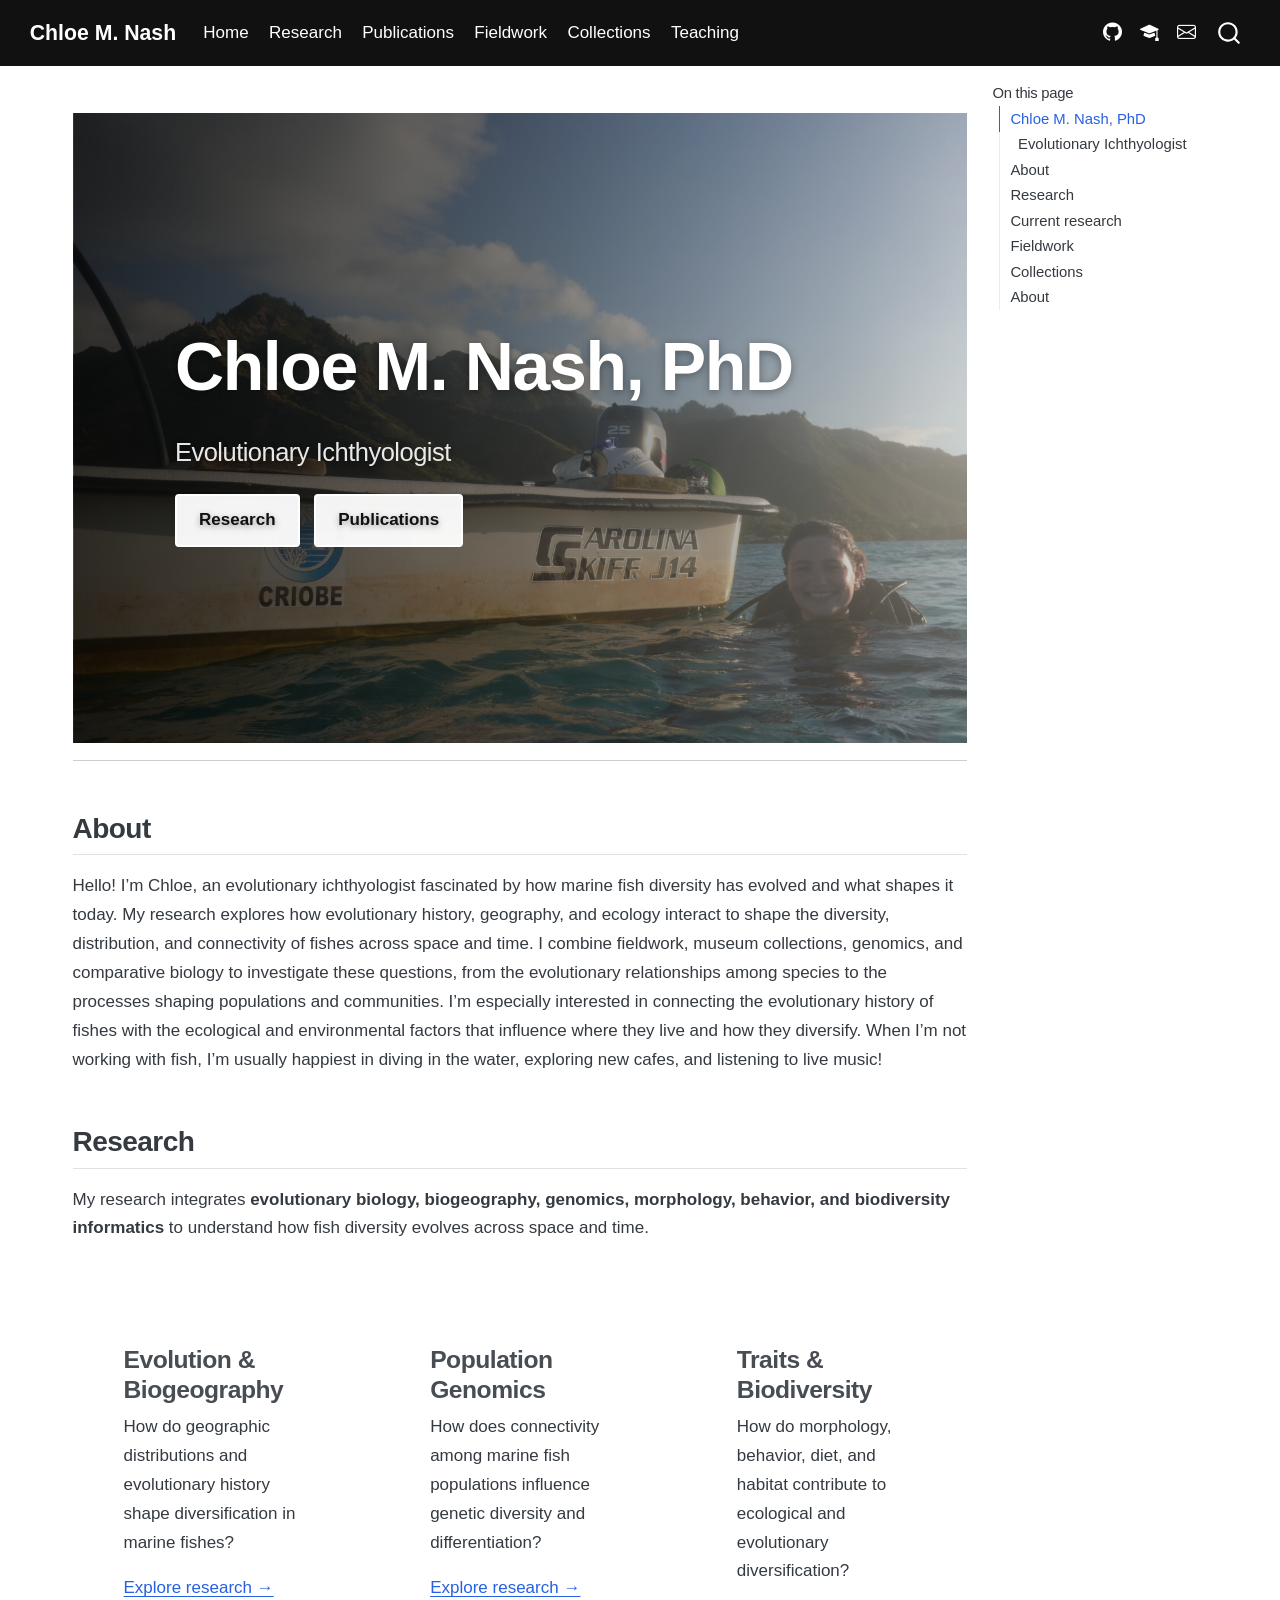
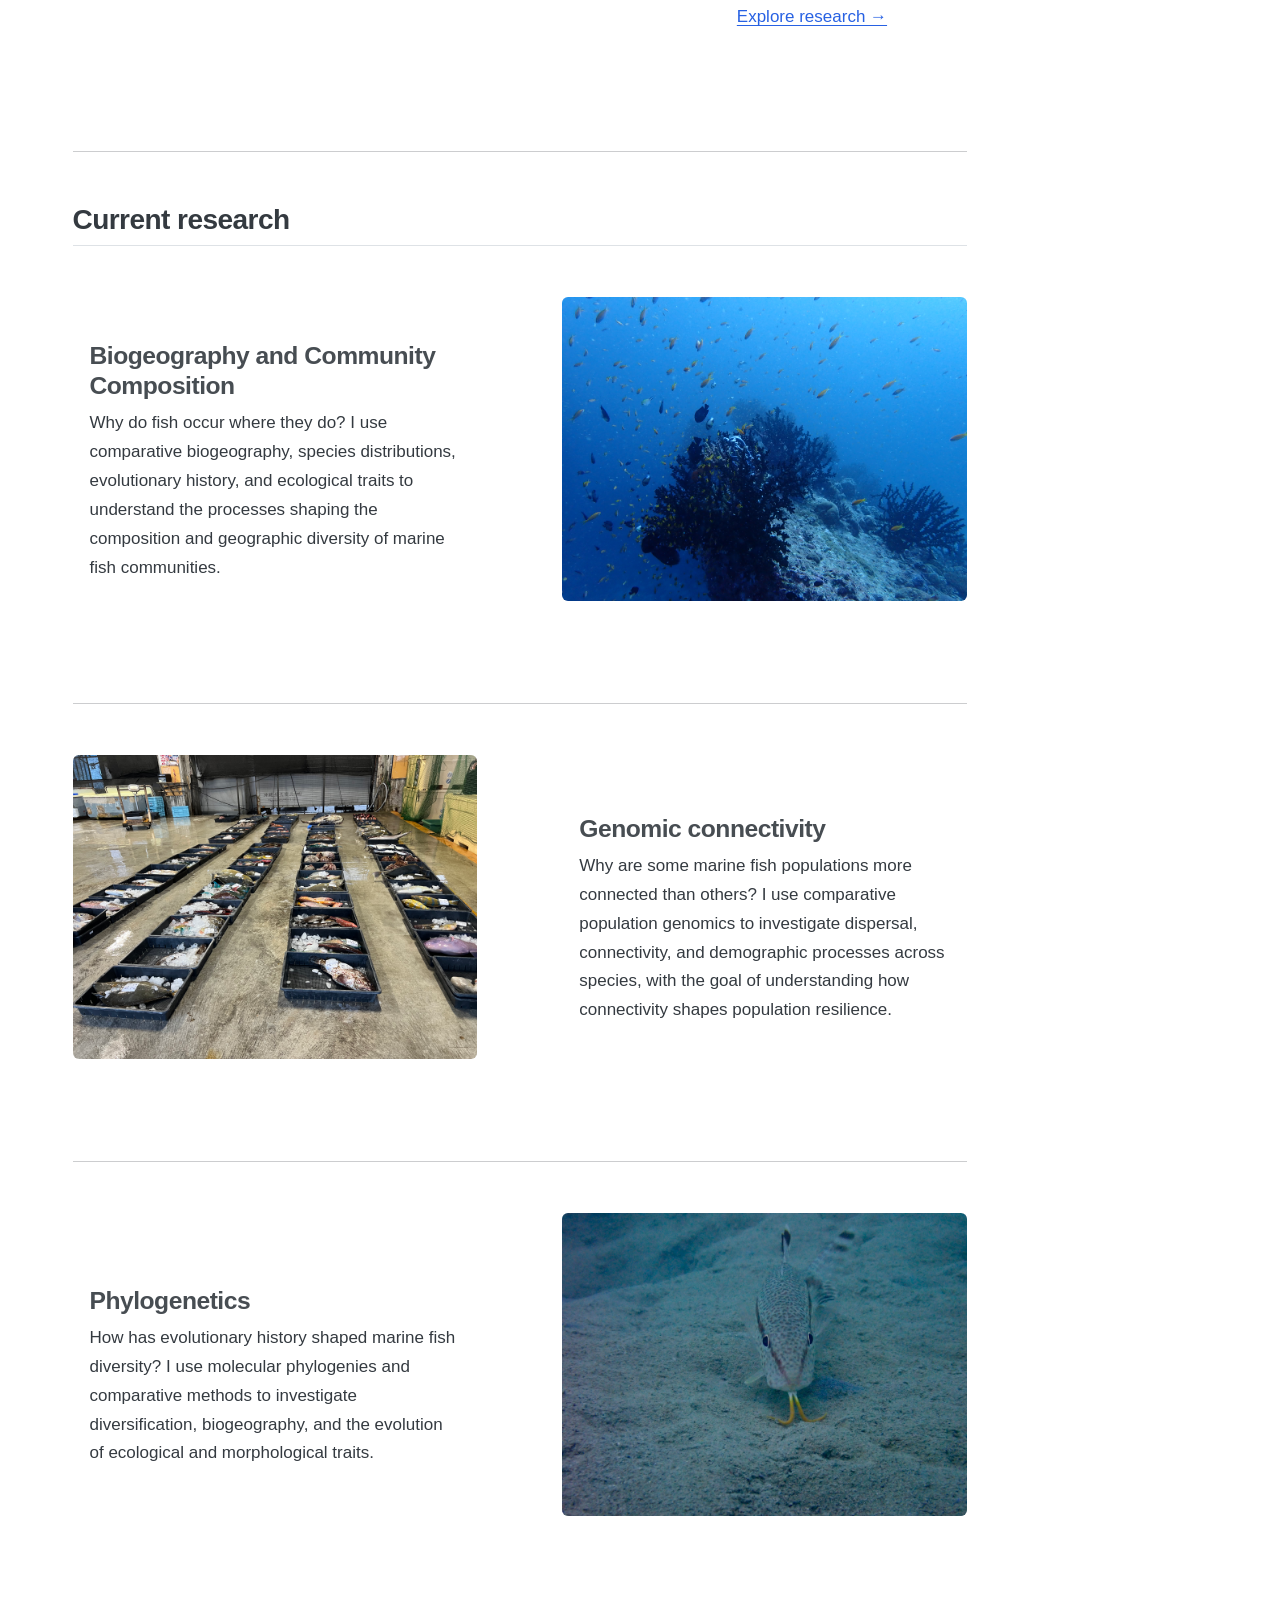
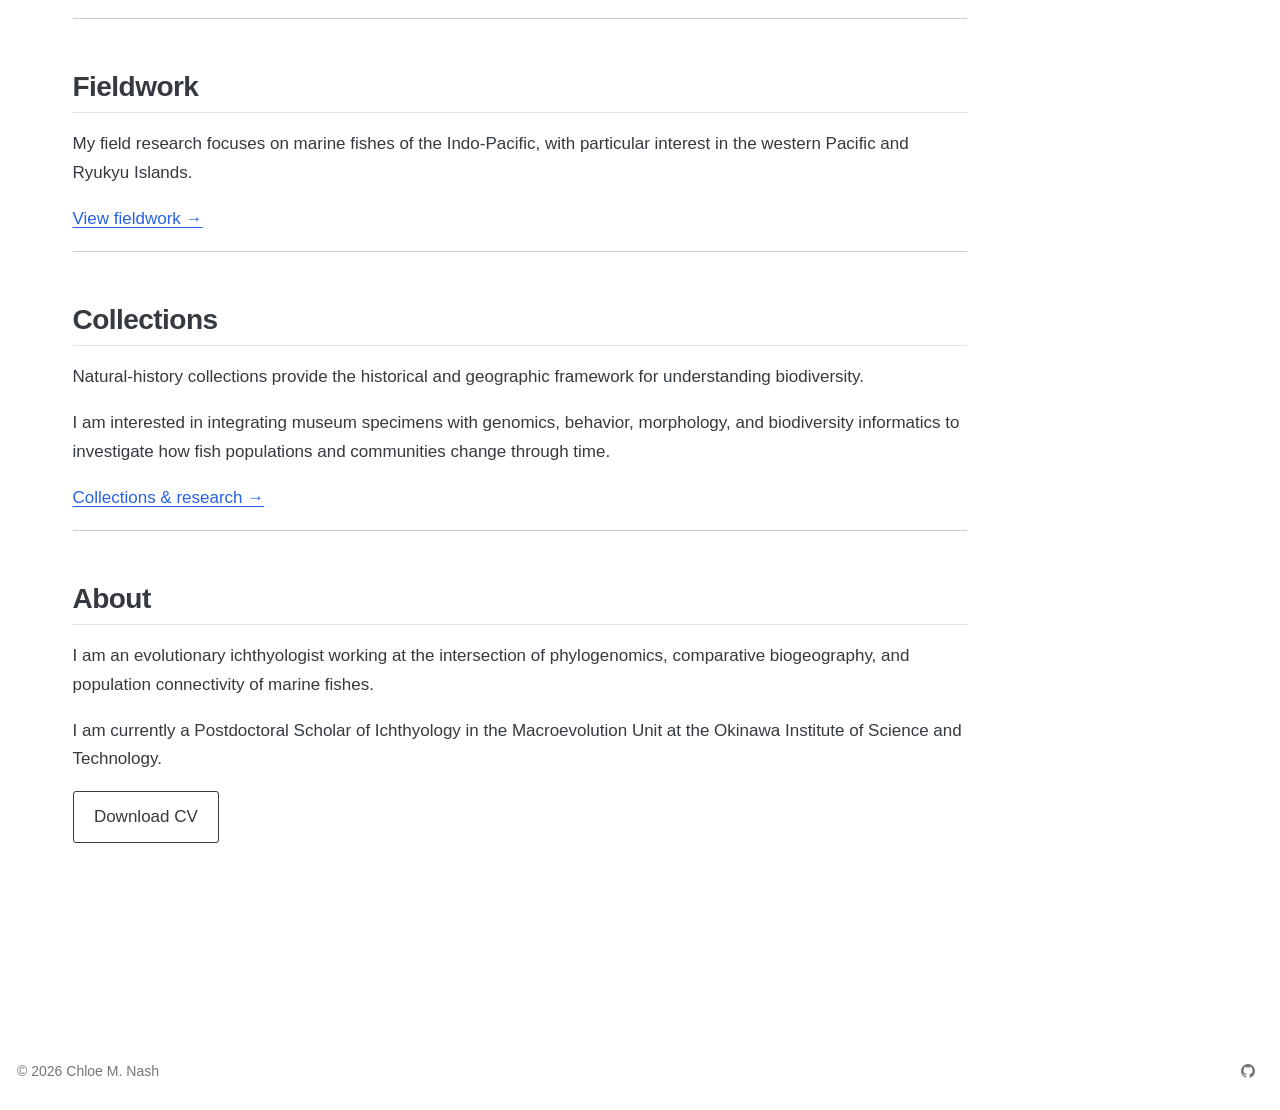
<file: index_old.html>
<!DOCTYPE html>
<html xmlns="http://www.w3.org/1999/xhtml" lang="en" xml:lang="en"><head>

<meta charset="utf-8">
<meta name="generator" content="quarto-1.10.18">

<meta name="viewport" content="width=device-width, initial-scale=1.0, user-scalable=yes">


<title>index_old – Chloe M. Nash</title>
<style>
/* Default styles provided by pandoc.
** See https://pandoc.org/MANUAL.html#variables-for-html for config info.
*/
span.smallcaps{font-variant: small-caps;}
div.columns{display: flex; gap: 1.5em;}
div.column{flex: auto;}
@media screen {
div.columns{gap: min(4vw, 1.5em);}
div.column{overflow-x: auto;}
}
div.hanging-indent{margin-left: 1.5em; text-indent: -1.5em;}
ul.task-list{list-style: none;}
ul.task-list li input[type="checkbox"] {
  width: 0.8em;
  margin: 0 0.8em 0.2em -1em; /* quarto-specific, see https://github.com/quarto-dev/quarto-cli/issues/4556 */ 
  vertical-align: middle;
}
</style>


<script src="site_libs/quarto-nav/quarto-nav.js"></script>
<script src="site_libs/quarto-nav/headroom.min.js"></script>
<script src="site_libs/clipboard/clipboard.min.js"></script>
<script src="site_libs/quarto-search/autocomplete.umd.js"></script>
<script src="site_libs/quarto-search/fuse.min.js"></script>
<script src="site_libs/quarto-search/quarto-search.js"></script>
<meta name="quarto:offset" content="./">
<script src="site_libs/quarto-html/quarto.js" type="module"></script>
<script src="site_libs/quarto-html/tabsets/tabsets.js" type="module"></script>
<script src="site_libs/quarto-html/popper.min.js"></script>
<script src="site_libs/quarto-html/tippy.umd.min.js"></script>
<script src="site_libs/quarto-html/anchor.min.js"></script>
<link href="site_libs/quarto-html/tippy.css" rel="stylesheet">
<link href="site_libs/quarto-html/quarto-syntax-highlighting-64a204ab8560d761af7679ceaba22944.css" rel="stylesheet" id="quarto-text-highlighting-styles">
<script src="site_libs/bootstrap/bootstrap.min.js"></script>
<link href="site_libs/bootstrap/bootstrap-icons.css" rel="stylesheet">
<link href="site_libs/bootstrap/bootstrap-cafadecbec5bc79638d90c62db75d79c.min.css" rel="stylesheet" append-hash="true" id="quarto-bootstrap" data-mode="light">
<script id="quarto-search-options" type="application/json">{
  "location": "navbar",
  "copy-button": false,
  "collapse-after": 3,
  "panel-placement": "end",
  "type": "overlay",
  "limit": 50,
  "keyboard-shortcut": [
    "f",
    "/",
    "s"
  ],
  "show-item-context": false,
  "language": {
    "search-no-results-text": "No results",
    "search-matching-documents-text": "matching documents",
    "search-copy-link-title": "Copy link to search",
    "search-hide-matches-text": "Hide additional matches",
    "search-more-match-text": "more match in this document",
    "search-more-matches-text": "more matches in this document",
    "search-clear-button-title": "Clear",
    "search-text-placeholder": "",
    "search-detached-cancel-button-title": "Cancel",
    "search-submit-button-title": "Submit",
    "search-label": "Search"
  }
}</script>
<style>html{ scroll-behavior: smooth; }</style>


<link rel="stylesheet" href="styles.css">
</head>

<body class="nav-fixed quarto-light">

<div id="quarto-search-results"></div>
  <header id="quarto-header" class="headroom fixed-top">
    <nav class="navbar navbar-expand-lg " data-bs-theme="dark">
      <div class="navbar-container container-fluid">
      <div class="navbar-brand-container mx-auto">
    <a class="navbar-brand" href="./index.html">
    <span class="navbar-title">Chloe M. Nash</span>
    </a>
  </div>
            <div id="quarto-search" class="" title="Search"></div>
          <button class="navbar-toggler" type="button" data-bs-toggle="collapse" data-bs-target="#navbarCollapse" aria-controls="navbarCollapse" role="menu" aria-expanded="false" aria-label="Toggle navigation" onclick="if (window.quartoToggleHeadroom) { window.quartoToggleHeadroom(); }">
  <span class="navbar-toggler-icon"></span>
</button>
          <div class="collapse navbar-collapse" id="navbarCollapse">
            <ul class="navbar-nav navbar-nav-scroll me-auto">
  <li class="nav-item">
    <a class="nav-link" href="./index.html"> 
<span class="menu-text">Home</span></a>
  </li>  
  <li class="nav-item">
    <a class="nav-link" href="./research.html"> 
<span class="menu-text">Research</span></a>
  </li>  
  <li class="nav-item">
    <a class="nav-link" href="./publications.html"> 
<span class="menu-text">Publications</span></a>
  </li>  
  <li class="nav-item">
    <a class="nav-link" href="./fieldwork.html"> 
<span class="menu-text">Fieldwork</span></a>
  </li>  
  <li class="nav-item">
    <a class="nav-link" href="./collections.html"> 
<span class="menu-text">Collections</span></a>
  </li>  
  <li class="nav-item">
    <a class="nav-link" href="./teaching.html"> 
<span class="menu-text">Teaching</span></a>
  </li>  
</ul>
            <ul class="navbar-nav navbar-nav-scroll ms-auto">
  <li class="nav-item compact">
    <a class="nav-link" href="https://github.com/cmnash"> <i class="bi bi-github" role="img">
</i> 
<span class="menu-text"></span></a>
  </li>  
  <li class="nav-item compact">
    <a class="nav-link" href="https://scholar.google.com/citations?user=J3GSWI4AAAAJ&amp;hl=en"> <i class="bi bi-mortarboard-fill" role="img">
</i> 
<span class="menu-text"></span></a>
  </li>  
  <li class="nav-item compact">
    <a class="nav-link" href="mailto:cmnash12@gmail.com"> <i class="bi bi-envelope" role="img">
</i> 
<span class="menu-text"></span></a>
  </li>  
</ul>
          </div> <!-- /navcollapse -->
            <div class="quarto-navbar-tools">
</div>
      </div> <!-- /container-fluid -->
    </nav>
</header>
<!-- content -->
<div id="quarto-content" class="quarto-container page-columns page-rows-contents page-layout-full page-navbar">
<!-- sidebar -->
<!-- margin-sidebar -->
    <div id="quarto-margin-sidebar" class="sidebar margin-sidebar">
        <nav id="TOC" role="doc-toc" class="toc-active">
    <h2 id="toc-title">On this page</h2>
   
  <ul>
  <li><a href="#chloe-m.-nash-phd" id="toc-chloe-m.-nash-phd" class="nav-link active" data-scroll-target="#chloe-m.-nash-phd">Chloe M. Nash, PhD</a>
  <ul class="collapse">
  <li><a href="#evolutionary-ichthyologist" id="toc-evolutionary-ichthyologist" class="nav-link" data-scroll-target="#evolutionary-ichthyologist">Evolutionary Ichthyologist</a></li>
  </ul></li>
  <li><a href="#about" id="toc-about" class="nav-link" data-scroll-target="#about">About</a></li>
  <li><a href="#research" id="toc-research" class="nav-link" data-scroll-target="#research">Research</a></li>
  <li><a href="#current-research" id="toc-current-research" class="nav-link" data-scroll-target="#current-research">Current research</a></li>
  <li><a href="#fieldwork" id="toc-fieldwork" class="nav-link" data-scroll-target="#fieldwork">Fieldwork</a></li>
  <li><a href="#collections" id="toc-collections" class="nav-link" data-scroll-target="#collections">Collections</a></li>
  <li><a href="#about-1" id="toc-about-1" class="nav-link" data-scroll-target="#about-1">About</a></li>
  </ul>
</nav>
    </div>
<!-- main -->
<main class="content column-page-left" id="quarto-document-content"><header id="title-block-header" class="quarto-title-block"></header>




<section id="chloe-m.-nash-phd" class="level1 hero">
<h1>Chloe M. Nash, PhD</h1>
<section id="evolutionary-ichthyologist" class="level3">
<h3 class="anchored" data-anchor-id="evolutionary-ichthyologist">Evolutionary Ichthyologist</h3>
<p><a href="./research.html" class="btn btn-primary">Research</a> <a href="./publications.html" class="btn btn-outline-primary">Publications</a></p>
</section>
</section>
<hr>
<section id="about" class="level2">
<h2 class="anchored" data-anchor-id="about">About</h2>
<p>Hello! I’m Chloe, an evolutionary ichthyologist fascinated by how marine fish diversity has evolved and what shapes it today. My research explores how evolutionary history, geography, and ecology interact to shape the diversity, distribution, and connectivity of fishes across space and time. I combine fieldwork, museum collections, genomics, and comparative biology to investigate these questions, from the evolutionary relationships among species to the processes shaping populations and communities. I’m especially interested in connecting the evolutionary history of fishes with the ecological and environmental factors that influence where they live and how they diversify. When I’m not working with fish, I’m usually happiest in diving in the water, exploring new cafes, and listening to live music!</p>
</section>
<section id="research" class="level2">
<h2 class="anchored" data-anchor-id="research">Research</h2>
<p>My research integrates <strong>evolutionary biology, biogeography, genomics, morphology, behavior, and biodiversity informatics</strong> to understand how fish diversity evolves across space and time.</p>
<div class="grid">
<section id="evolution-biogeography" class="level3 g-col-4">
<h3 class="anchored" data-anchor-id="evolution-biogeography">Evolution &amp; Biogeography</h3>
<p>How do geographic distributions and evolutionary history shape diversification in marine fishes?</p>
<p><a href="./research/biogeography.html">Explore research →</a></p>
</section>
<section id="population-genomics" class="level3 g-col-4">
<h3 class="anchored" data-anchor-id="population-genomics">Population Genomics</h3>
<p>How does connectivity among marine fish populations influence genetic diversity and differentiation?</p>
<p><a href="./research/genomics.html">Explore research →</a></p>
</section>
<section id="traits-biodiversity" class="level3 g-col-4">
<h3 class="anchored" data-anchor-id="traits-biodiversity">Traits &amp; Biodiversity</h3>
<p>How do morphology, behavior, diet, and habitat contribute to ecological and evolutionary diversification?</p>
<p><a href="./research/traits.html">Explore research →</a></p>
</section>
</div>
<hr>
</section>
<section id="current-research" class="level2">
<h2 class="anchored" data-anchor-id="current-research">Current research</h2>
<div class="research-feature">
<section id="biogeography-and-community-composition" class="level3 research-feature-text">
<h3 class="anchored" data-anchor-id="biogeography-and-community-composition">Biogeography and Community Composition</h3>
<p>Why do fish occur where they do? I use comparative biogeography, species distributions, evolutionary history, and ecological traits to understand the processes shaping the composition and geographic diversity of marine fish communities.</p>
</section>
<div class="research-feature-image">
<p><img src="images/research/school.jpg" class="img-fluid"></p>
</div>
</div>
<hr>
<div class="research-feature">
<div class="research-feature-image">
<p><img src="images/research/ryukyu.jpg" class="img-fluid"></p>
</div>
<section id="genomic-connectivity" class="level3 research-feature-text">
<h3 class="anchored" data-anchor-id="genomic-connectivity">Genomic connectivity</h3>
<p>Why are some marine fish populations more connected than others? I use comparative population genomics to investigate dispersal, connectivity, and demographic processes across species, with the goal of understanding how connectivity shapes population resilience.</p>
</section>
</div>
<hr>
<div class="research-feature">
<section id="phylogenetics" class="level3 research-feature-text">
<h3 class="anchored" data-anchor-id="phylogenetics">Phylogenetics</h3>
<p>How has evolutionary history shaped marine fish diversity? I use molecular phylogenies and comparative methods to investigate diversification, biogeography, and the evolution of ecological and morphological traits.</p>
</section>
<div class="research-feature-image">
<p><img src="images/research/goatfish.jpg" class="img-fluid"></p>
</div>
</div>
<hr>
</section>
<section id="fieldwork" class="level2">
<h2 class="anchored" data-anchor-id="fieldwork">Fieldwork</h2>
<p>My field research focuses on marine fishes of the Indo-Pacific, with particular interest in the western Pacific and Ryukyu Islands.</p>
<p><a href="./fieldwork.html">View fieldwork →</a></p>
<hr>
</section>
<section id="collections" class="level2">
<h2 class="anchored" data-anchor-id="collections">Collections</h2>
<p>Natural-history collections provide the historical and geographic framework for understanding biodiversity.</p>
<p>I am interested in integrating museum specimens with genomics, behavior, morphology, and biodiversity informatics to investigate how fish populations and communities change through time.</p>
<p><a href="./collections.html">Collections &amp; research →</a></p>
<hr>
</section>
<section id="about-1" class="level2">
<h2 class="anchored" data-anchor-id="about-1">About</h2>
<p>I am an evolutionary ichthyologist working at the intersection of phylogenomics, comparative biogeography, and population connectivity of marine fishes.</p>
<p>I am currently a Postdoctoral Scholar of Ichthyology in the Macroevolution Unit at the Okinawa Institute of Science and Technology.</p>
<p><a href="files/Nash_CV.pdf" class="btn btn-outline-secondary">Download CV</a></p>


</section>

</main> <!-- /main -->
<script id="quarto-html-after-body" type="application/javascript">
  window.document.addEventListener("DOMContentLoaded", function (event) {
    const icon = "";
    const anchorJS = new window.AnchorJS();
    anchorJS.options = {
      placement: 'right',
      icon: icon
    };
    anchorJS.add('.anchored');
    const isCodeAnnotation = (el) => {
      for (const clz of el.classList) {
        if (clz.startsWith('code-annotation-')) {                     
          return true;
        }
      }
      return false;
    }
    const onCopySuccess = function(e) {
      // button target
      const button = e.trigger;
      // don't keep focus
      button.blur();
      // flash "checked"
      button.classList.add('code-copy-button-checked');
      var currentTitle = button.getAttribute("title");
      button.setAttribute("title", "Copied!");
      let tooltip;
      if (window.bootstrap) {
        button.setAttribute("data-bs-toggle", "tooltip");
        button.setAttribute("data-bs-placement", "left");
        button.setAttribute("data-bs-title", "Copied!");
        tooltip = new bootstrap.Tooltip(button, 
          { trigger: "manual", 
            customClass: "code-copy-button-tooltip",
            offset: [0, -8]});
        tooltip.show();    
      }
      setTimeout(function() {
        if (tooltip) {
          tooltip.hide();
          button.removeAttribute("data-bs-title");
          button.removeAttribute("data-bs-toggle");
          button.removeAttribute("data-bs-placement");
        }
        button.setAttribute("title", currentTitle);
        button.classList.remove('code-copy-button-checked');
      }, 1000);
      // clear code selection
      e.clearSelection();
    }
    const getTextToCopy = function(trigger) {
      const outerScaffold = trigger.parentElement.cloneNode(true);
      const codeEl = outerScaffold.querySelector('code');
      for (const childEl of codeEl.children) {
        if (isCodeAnnotation(childEl)) {
          childEl.remove();
        }
      }
      return codeEl.innerText;
    }
    const clipboard = new window.ClipboardJS('.code-copy-button:not([data-in-quarto-modal])', {
      text: getTextToCopy
    });
    clipboard.on('success', onCopySuccess);
    if (window.document.getElementById('quarto-embedded-source-code-modal')) {
      const clipboardModal = new window.ClipboardJS('.code-copy-button[data-in-quarto-modal]', {
        text: getTextToCopy,
        container: window.document.getElementById('quarto-embedded-source-code-modal')
      });
      clipboardModal.on('success', onCopySuccess);
    }
      var localhostRegex = new RegExp(/^(?:http|https):\/\/localhost\:?[0-9]*\//);
      var mailtoRegex = new RegExp(/^mailto:/);
        var filterRegex = new RegExp('/' + window.location.host + '/');
      var isInternal = (href) => {
          return filterRegex.test(href) || localhostRegex.test(href) || mailtoRegex.test(href);
      }
      // Inspect non-navigation links and adorn them if external
     var links = window.document.querySelectorAll('a[href]:not(.nav-link):not(.navbar-brand):not(.toc-action):not(.sidebar-link):not(.sidebar-item-toggle):not(.pagination-link):not(.no-external):not([aria-hidden]):not(.dropdown-item):not(.quarto-navigation-tool):not(.about-link)');
      for (var i=0; i<links.length; i++) {
        const link = links[i];
        if (!isInternal(link.href)) {
          // undo the damage that might have been done by quarto-nav.js in the case of
          // links that we want to consider external
          if (link.dataset.originalHref !== undefined) {
            link.href = link.dataset.originalHref;
          }
        }
      }
    function tippyHover(el, contentFn, onTriggerFn, onUntriggerFn) {
      const config = {
        allowHTML: true,
        maxWidth: 500,
        delay: 100,
        arrow: false,
        appendTo: function(el) {
            return el.parentElement;
        },
        interactive: true,
        interactiveBorder: 10,
        theme: 'quarto',
        placement: 'bottom-start',
      };
      if (contentFn) {
        config.content = contentFn;
      }
      if (onTriggerFn) {
        config.onTrigger = onTriggerFn;
      }
      if (onUntriggerFn) {
        config.onUntrigger = onUntriggerFn;
      }
      window.tippy(el, config); 
    }
    const noterefs = window.document.querySelectorAll('a[role="doc-noteref"]');
    for (var i=0; i<noterefs.length; i++) {
      const ref = noterefs[i];
      tippyHover(ref, function() {
        // use id or data attribute instead here
        let href = ref.getAttribute('data-footnote-href') || ref.getAttribute('href');
        try { href = new URL(href).hash; } catch {}
        const id = href.replace(/^#\/?/, "");
        const note = window.document.getElementById(id);
        if (note) {
          return note.innerHTML;
        } else {
          return "";
        }
      });
    }
    const xrefs = window.document.querySelectorAll('a.quarto-xref');
    const processXRef = (id, note) => {
      // Strip column container classes
      const stripColumnClz = (el) => {
        el.classList.remove("page-full", "page-columns");
        if (el.children) {
          for (const child of el.children) {
            stripColumnClz(child);
          }
        }
      }
      stripColumnClz(note)
      if (id === null || id.startsWith('sec-')) {
        // Special case sections, only their first couple elements
        const container = document.createElement("div");
        if (note.children && note.children.length > 2) {
          container.appendChild(note.children[0].cloneNode(true));
          for (let i = 1; i < note.children.length; i++) {
            const child = note.children[i];
            if (child.tagName === "P" && child.innerText === "") {
              continue;
            } else {
              container.appendChild(child.cloneNode(true));
              break;
            }
          }
          if (window.Quarto?.typesetMath) {
            window.Quarto.typesetMath(container);
          }
          return container.innerHTML
        } else {
          if (window.Quarto?.typesetMath) {
            window.Quarto.typesetMath(note);
          }
          return note.innerHTML;
        }
      } else {
        // Remove any anchor links if they are present
        const anchorLink = note.querySelector('a.anchorjs-link');
        if (anchorLink) {
          anchorLink.remove();
        }
        if (window.Quarto?.typesetMath) {
          window.Quarto.typesetMath(note);
        }
        if (note.classList.contains("callout")) {
          return note.outerHTML;
        } else {
          return note.innerHTML;
        }
      }
    }
    for (var i=0; i<xrefs.length; i++) {
      const xref = xrefs[i];
      tippyHover(xref, undefined, function(instance) {
        instance.disable();
        let url = xref.getAttribute('href');
        let hash = undefined; 
        if (url.startsWith('#')) {
          hash = url;
        } else {
          try { hash = new URL(url).hash; } catch {}
        }
        if (hash) {
          const id = hash.replace(/^#\/?/, "");
          const note = window.document.getElementById(id);
          if (note !== null) {
            try {
              const html = processXRef(id, note.cloneNode(true));
              instance.setContent(html);
            } finally {
              instance.enable();
              instance.show();
            }
          } else {
            // See if we can fetch this
            fetch(url.split('#')[0])
            .then(res => res.text())
            .then(html => {
              const parser = new DOMParser();
              const htmlDoc = parser.parseFromString(html, "text/html");
              const note = htmlDoc.getElementById(id);
              if (note !== null) {
                const html = processXRef(id, note);
                instance.setContent(html);
              } 
            }).finally(() => {
              instance.enable();
              instance.show();
            });
          }
        } else {
          // See if we can fetch a full url (with no hash to target)
          // This is a special case and we should probably do some content thinning / targeting
          fetch(url)
          .then(res => res.text())
          .then(html => {
            const parser = new DOMParser();
            const htmlDoc = parser.parseFromString(html, "text/html");
            const note = htmlDoc.querySelector('main.content');
            if (note !== null) {
              // This should only happen for chapter cross references
              // (since there is no id in the URL)
              // remove the first header
              if (note.children.length > 0 && note.children[0].tagName === "HEADER") {
                note.children[0].remove();
              }
              const html = processXRef(null, note);
              instance.setContent(html);
            } 
          }).finally(() => {
            instance.enable();
            instance.show();
          });
        }
      }, function(instance) {
      });
    }
        let selectedAnnoteEl;
        const selectorForAnnotation = ( cell, annotation) => {
          let cellAttr = 'data-code-cell="' + cell + '"';
          let lineAttr = 'data-code-annotation="' +  annotation + '"';
          const selector = 'span[' + cellAttr + '][' + lineAttr + ']';
          return selector;
        }
        const selectCodeLines = (annoteEl) => {
          const doc = window.document;
          const targetCell = annoteEl.getAttribute("data-target-cell");
          const targetAnnotation = annoteEl.getAttribute("data-target-annotation");
          const annoteSpan = window.document.querySelector(selectorForAnnotation(targetCell, targetAnnotation));
          const lines = annoteSpan.getAttribute("data-code-lines").split(",");
          const lineIds = lines.map((line) => {
            return targetCell + "-" + line;
          })
          let top = null;
          let height = null;
          let parent = null;
          if (lineIds.length > 0) {
              //compute the position of the single el (top and bottom and make a div)
              const el = window.document.getElementById(lineIds[0]);
              top = el.offsetTop;
              height = el.offsetHeight;
              parent = el.parentElement.parentElement;
            if (lineIds.length > 1) {
              const lastEl = window.document.getElementById(lineIds[lineIds.length - 1]);
              const bottom = lastEl.offsetTop + lastEl.offsetHeight;
              height = bottom - top;
            }
            if (top !== null && height !== null && parent !== null) {
              // cook up a div (if necessary) and position it 
              let div = window.document.getElementById("code-annotation-line-highlight");
              if (div === null) {
                div = window.document.createElement("div");
                div.setAttribute("id", "code-annotation-line-highlight");
                div.style.position = 'absolute';
                parent.appendChild(div);
              }
              div.style.top = top - 2 + "px";
              div.style.height = height + 4 + "px";
              div.style.left = 0;
              let gutterDiv = window.document.getElementById("code-annotation-line-highlight-gutter");
              if (gutterDiv === null) {
                gutterDiv = window.document.createElement("div");
                gutterDiv.setAttribute("id", "code-annotation-line-highlight-gutter");
                gutterDiv.style.position = 'absolute';
                const codeCell = window.document.getElementById(targetCell);
                const gutter = codeCell.querySelector('.code-annotation-gutter');
                gutter.appendChild(gutterDiv);
              }
              gutterDiv.style.top = top - 2 + "px";
              gutterDiv.style.height = height + 4 + "px";
            }
            selectedAnnoteEl = annoteEl;
          }
        };
        const unselectCodeLines = () => {
          const elementsIds = ["code-annotation-line-highlight", "code-annotation-line-highlight-gutter"];
          elementsIds.forEach((elId) => {
            const div = window.document.getElementById(elId);
            if (div) {
              div.remove();
            }
          });
          selectedAnnoteEl = undefined;
        };
          // Handle positioning of the toggle
      window.addEventListener(
        "resize",
        throttle(() => {
          elRect = undefined;
          if (selectedAnnoteEl) {
            selectCodeLines(selectedAnnoteEl);
          }
        }, 10)
      );
      function throttle(fn, ms) {
      let throttle = false;
      let timer;
        return (...args) => {
          if(!throttle) { // first call gets through
              fn.apply(this, args);
              throttle = true;
          } else { // all the others get throttled
              if(timer) clearTimeout(timer); // cancel #2
              timer = setTimeout(() => {
                fn.apply(this, args);
                timer = throttle = false;
              }, ms);
          }
        };
      }
        // Attach click handler to the DT
        const annoteDls = window.document.querySelectorAll('dt[data-target-cell]');
        for (const annoteDlNode of annoteDls) {
          annoteDlNode.addEventListener('click', (event) => {
            const clickedEl = event.target;
            if (clickedEl !== selectedAnnoteEl) {
              unselectCodeLines();
              const activeEl = window.document.querySelector('dt[data-target-cell].code-annotation-active');
              if (activeEl) {
                activeEl.classList.remove('code-annotation-active');
              }
              selectCodeLines(clickedEl);
              clickedEl.classList.add('code-annotation-active');
            } else {
              // Unselect the line
              unselectCodeLines();
              clickedEl.classList.remove('code-annotation-active');
            }
          });
        }
    const findCites = (el) => {
      const parentEl = el.parentElement;
      if (parentEl) {
        const cites = parentEl.dataset.cites;
        if (cites) {
          return {
            el,
            cites: cites.split(' ')
          };
        } else {
          return findCites(el.parentElement)
        }
      } else {
        return undefined;
      }
    };
    var bibliorefs = window.document.querySelectorAll('a[role="doc-biblioref"]');
    for (var i=0; i<bibliorefs.length; i++) {
      const ref = bibliorefs[i];
      const citeInfo = findCites(ref);
      if (citeInfo) {
        tippyHover(citeInfo.el, function() {
          var popup = window.document.createElement('div');
          citeInfo.cites.forEach(function(cite) {
            var citeDiv = window.document.createElement('div');
            citeDiv.classList.add('hanging-indent');
            citeDiv.classList.add('csl-entry');
            var biblioDiv = window.document.getElementById('ref-' + cite);
            if (biblioDiv) {
              citeDiv.innerHTML = biblioDiv.innerHTML;
            }
            popup.appendChild(citeDiv);
          });
          return popup.innerHTML;
        });
      }
    }
  });
  </script>
</div> <!-- /content -->
<footer class="footer">
  <div class="nav-footer">
    <div class="nav-footer-left">
<p>© 2026 Chloe M. Nash</p>
</div>   
    <div class="nav-footer-center">
      &nbsp;
    </div>
    <div class="nav-footer-right">
      <ul class="footer-items list-unstyled">
    <li class="nav-item compact">
    <a class="nav-link" href="https://github.com/cmnash">
      <i class="bi bi-github" role="img">
</i> 
    </a>
  </li>  
</ul>
    </div>
  </div>
</footer>




<script src="site_libs/quarto-html/zenscroll-min.js"></script>
</body></html>
</file>
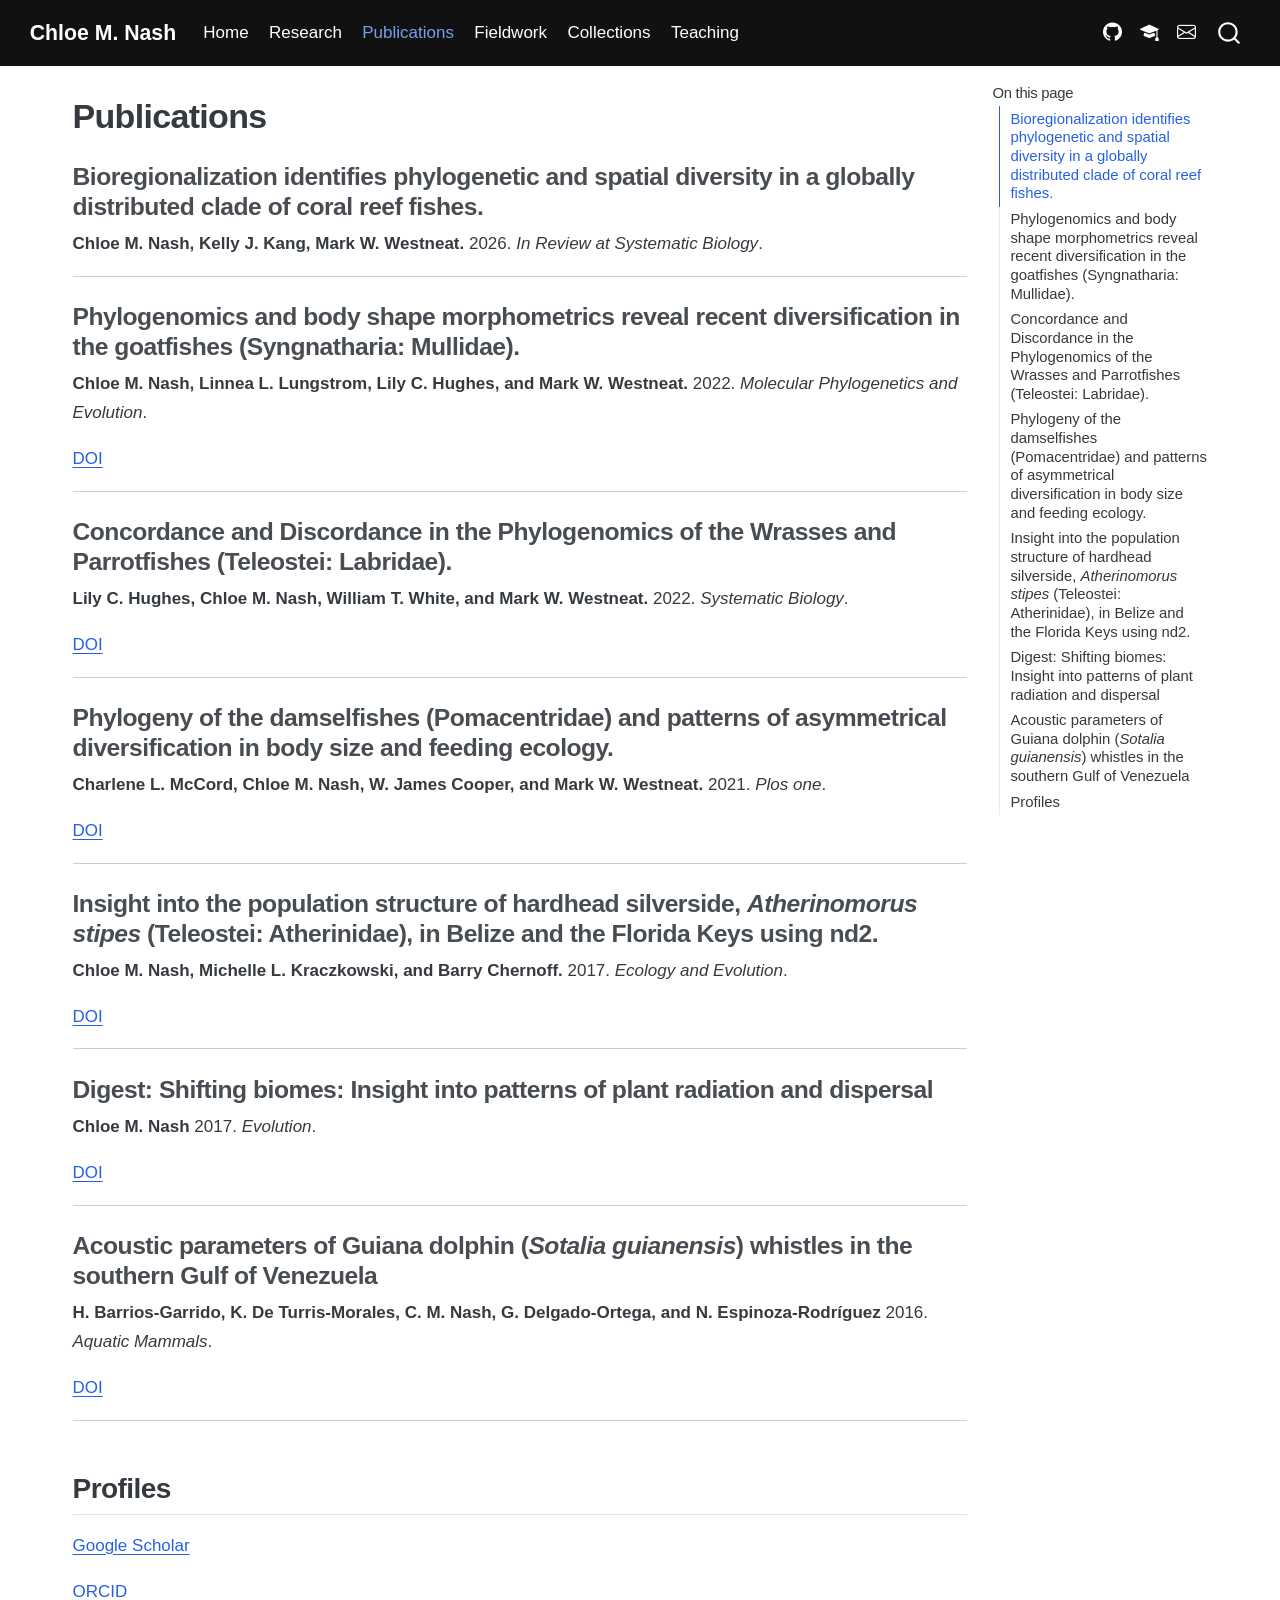
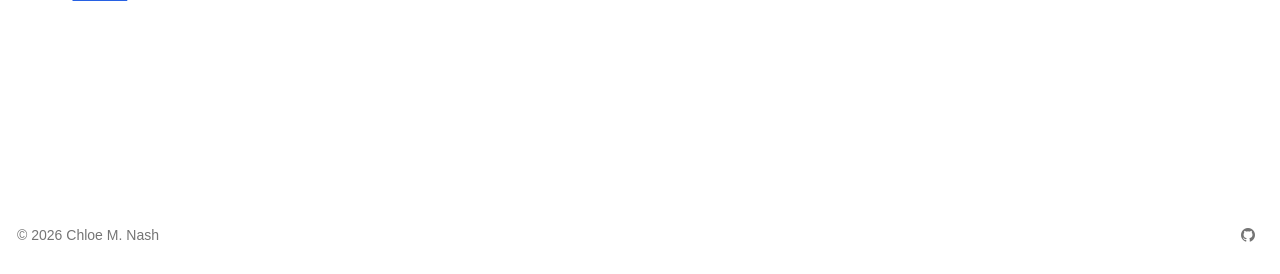
<file: publications.html>
<!DOCTYPE html>
<html xmlns="http://www.w3.org/1999/xhtml" lang="en" xml:lang="en"><head>

<meta charset="utf-8">
<meta name="generator" content="quarto-1.10.18">

<meta name="viewport" content="width=device-width, initial-scale=1.0, user-scalable=yes">


<title>Publications – Chloe M. Nash</title>
<style>
/* Default styles provided by pandoc.
** See https://pandoc.org/MANUAL.html#variables-for-html for config info.
*/
span.smallcaps{font-variant: small-caps;}
div.columns{display: flex; gap: 1.5em;}
div.column{flex: auto;}
@media screen {
div.columns{gap: min(4vw, 1.5em);}
div.column{overflow-x: auto;}
}
div.hanging-indent{margin-left: 1.5em; text-indent: -1.5em;}
ul.task-list{list-style: none;}
ul.task-list li input[type="checkbox"] {
  width: 0.8em;
  margin: 0 0.8em 0.2em -1em; /* quarto-specific, see https://github.com/quarto-dev/quarto-cli/issues/4556 */ 
  vertical-align: middle;
}
</style>


<script src="site_libs/quarto-nav/quarto-nav.js"></script>
<script src="site_libs/quarto-nav/headroom.min.js"></script>
<script src="site_libs/clipboard/clipboard.min.js"></script>
<script src="site_libs/quarto-search/autocomplete.umd.js"></script>
<script src="site_libs/quarto-search/fuse.min.js"></script>
<script src="site_libs/quarto-search/quarto-search.js"></script>
<meta name="quarto:offset" content="./">
<script src="site_libs/quarto-html/quarto.js" type="module"></script>
<script src="site_libs/quarto-html/tabsets/tabsets.js" type="module"></script>
<script src="site_libs/quarto-html/popper.min.js"></script>
<script src="site_libs/quarto-html/tippy.umd.min.js"></script>
<script src="site_libs/quarto-html/anchor.min.js"></script>
<link href="site_libs/quarto-html/tippy.css" rel="stylesheet">
<link href="site_libs/quarto-html/quarto-syntax-highlighting-64a204ab8560d761af7679ceaba22944.css" rel="stylesheet" id="quarto-text-highlighting-styles">
<script src="site_libs/bootstrap/bootstrap.min.js"></script>
<link href="site_libs/bootstrap/bootstrap-icons.css" rel="stylesheet">
<link href="site_libs/bootstrap/bootstrap-cafadecbec5bc79638d90c62db75d79c.min.css" rel="stylesheet" append-hash="true" id="quarto-bootstrap" data-mode="light">
<script id="quarto-search-options" type="application/json">{
  "location": "navbar",
  "copy-button": false,
  "collapse-after": 3,
  "panel-placement": "end",
  "type": "overlay",
  "limit": 50,
  "keyboard-shortcut": [
    "f",
    "/",
    "s"
  ],
  "show-item-context": false,
  "language": {
    "search-no-results-text": "No results",
    "search-matching-documents-text": "matching documents",
    "search-copy-link-title": "Copy link to search",
    "search-hide-matches-text": "Hide additional matches",
    "search-more-match-text": "more match in this document",
    "search-more-matches-text": "more matches in this document",
    "search-clear-button-title": "Clear",
    "search-text-placeholder": "",
    "search-detached-cancel-button-title": "Cancel",
    "search-submit-button-title": "Submit",
    "search-label": "Search"
  }
}</script>
<style>html{ scroll-behavior: smooth; }</style>


<link rel="stylesheet" href="styles.css">
</head>

<body class="nav-fixed quarto-light">

<div id="quarto-search-results"></div>
  <header id="quarto-header" class="headroom fixed-top">
    <nav class="navbar navbar-expand-lg " data-bs-theme="dark">
      <div class="navbar-container container-fluid">
      <div class="navbar-brand-container mx-auto">
    <a class="navbar-brand" href="./index.html">
    <span class="navbar-title">Chloe M. Nash</span>
    </a>
  </div>
            <div id="quarto-search" class="" title="Search"></div>
          <button class="navbar-toggler" type="button" data-bs-toggle="collapse" data-bs-target="#navbarCollapse" aria-controls="navbarCollapse" role="menu" aria-expanded="false" aria-label="Toggle navigation" onclick="if (window.quartoToggleHeadroom) { window.quartoToggleHeadroom(); }">
  <span class="navbar-toggler-icon"></span>
</button>
          <div class="collapse navbar-collapse" id="navbarCollapse">
            <ul class="navbar-nav navbar-nav-scroll me-auto">
  <li class="nav-item">
    <a class="nav-link" href="./index.html"> 
<span class="menu-text">Home</span></a>
  </li>  
  <li class="nav-item">
    <a class="nav-link" href="./research.html"> 
<span class="menu-text">Research</span></a>
  </li>  
  <li class="nav-item">
    <a class="nav-link active" href="./publications.html" aria-current="page"> 
<span class="menu-text">Publications</span></a>
  </li>  
  <li class="nav-item">
    <a class="nav-link" href="./fieldwork.html"> 
<span class="menu-text">Fieldwork</span></a>
  </li>  
  <li class="nav-item">
    <a class="nav-link" href="./collections.html"> 
<span class="menu-text">Collections</span></a>
  </li>  
  <li class="nav-item">
    <a class="nav-link" href="./teaching.html"> 
<span class="menu-text">Teaching</span></a>
  </li>  
</ul>
            <ul class="navbar-nav navbar-nav-scroll ms-auto">
  <li class="nav-item compact">
    <a class="nav-link" href="https://github.com/cmnash"> <i class="bi bi-github" role="img">
</i> 
<span class="menu-text"></span></a>
  </li>  
  <li class="nav-item compact">
    <a class="nav-link" href="https://scholar.google.com/citations?user=J3GSWI4AAAAJ&amp;hl=en"> <i class="bi bi-mortarboard-fill" role="img">
</i> 
<span class="menu-text"></span></a>
  </li>  
  <li class="nav-item compact">
    <a class="nav-link" href="mailto:cmnash12@gmail.com"> <i class="bi bi-envelope" role="img">
</i> 
<span class="menu-text"></span></a>
  </li>  
</ul>
          </div> <!-- /navcollapse -->
            <div class="quarto-navbar-tools">
</div>
      </div> <!-- /container-fluid -->
    </nav>
</header>
<!-- content -->
<div id="quarto-content" class="quarto-container page-columns page-rows-contents page-layout-full page-navbar">
<!-- sidebar -->
<!-- margin-sidebar -->
    <div id="quarto-margin-sidebar" class="sidebar margin-sidebar">
        <nav id="TOC" role="doc-toc" class="toc-active">
    <h2 id="toc-title">On this page</h2>
   
  <ul>
  <li><a href="#bioregionalization-identifies-phylogenetic-and-spatial-diversity-in-a-globally-distributed-clade-of-coral-reef-fishes." id="toc-bioregionalization-identifies-phylogenetic-and-spatial-diversity-in-a-globally-distributed-clade-of-coral-reef-fishes." class="nav-link active" data-scroll-target="#bioregionalization-identifies-phylogenetic-and-spatial-diversity-in-a-globally-distributed-clade-of-coral-reef-fishes.">Bioregionalization identifies phylogenetic and spatial diversity in a globally distributed clade of coral reef fishes.</a></li>
  <li><a href="#phylogenomics-and-body-shape-morphometrics-reveal-recent-diversification-in-the-goatfishes-syngnatharia-mullidae." id="toc-phylogenomics-and-body-shape-morphometrics-reveal-recent-diversification-in-the-goatfishes-syngnatharia-mullidae." class="nav-link" data-scroll-target="#phylogenomics-and-body-shape-morphometrics-reveal-recent-diversification-in-the-goatfishes-syngnatharia-mullidae.">Phylogenomics and body shape morphometrics reveal recent diversification in the goatfishes (Syngnatharia: Mullidae).</a></li>
  <li><a href="#concordance-and-discordance-in-the-phylogenomics-of-the-wrasses-and-parrotfishes-teleostei-labridae." id="toc-concordance-and-discordance-in-the-phylogenomics-of-the-wrasses-and-parrotfishes-teleostei-labridae." class="nav-link" data-scroll-target="#concordance-and-discordance-in-the-phylogenomics-of-the-wrasses-and-parrotfishes-teleostei-labridae.">Concordance and Discordance in the Phylogenomics of the Wrasses and Parrotfishes (Teleostei: Labridae).</a></li>
  <li><a href="#phylogeny-of-the-damselfishes-pomacentridae-and-patterns-of-asymmetrical-diversification-in-body-size-and-feeding-ecology." id="toc-phylogeny-of-the-damselfishes-pomacentridae-and-patterns-of-asymmetrical-diversification-in-body-size-and-feeding-ecology." class="nav-link" data-scroll-target="#phylogeny-of-the-damselfishes-pomacentridae-and-patterns-of-asymmetrical-diversification-in-body-size-and-feeding-ecology.">Phylogeny of the damselfishes (Pomacentridae) and patterns of asymmetrical diversification in body size and feeding ecology.</a></li>
  <li><a href="#insight-into-the-population-structure-of-hardhead-silverside-atherinomorus-stipes-teleostei-atherinidae-in-belize-and-the-florida-keys-using-nd2." id="toc-insight-into-the-population-structure-of-hardhead-silverside-atherinomorus-stipes-teleostei-atherinidae-in-belize-and-the-florida-keys-using-nd2." class="nav-link" data-scroll-target="#insight-into-the-population-structure-of-hardhead-silverside-atherinomorus-stipes-teleostei-atherinidae-in-belize-and-the-florida-keys-using-nd2.">Insight into the population structure of hardhead silverside, <em>Atherinomorus stipes</em> (Teleostei: Atherinidae), in Belize and the Florida Keys using nd2.</a></li>
  <li><a href="#digest-shifting-biomes-insight-into-patterns-of-plant-radiation-and-dispersal" id="toc-digest-shifting-biomes-insight-into-patterns-of-plant-radiation-and-dispersal" class="nav-link" data-scroll-target="#digest-shifting-biomes-insight-into-patterns-of-plant-radiation-and-dispersal">Digest: Shifting biomes: Insight into patterns of plant radiation and dispersal</a></li>
  <li><a href="#acoustic-parameters-of-guiana-dolphin-sotalia-guianensis-whistles-in-the-southern-gulf-of-venezuela" id="toc-acoustic-parameters-of-guiana-dolphin-sotalia-guianensis-whistles-in-the-southern-gulf-of-venezuela" class="nav-link" data-scroll-target="#acoustic-parameters-of-guiana-dolphin-sotalia-guianensis-whistles-in-the-southern-gulf-of-venezuela">Acoustic parameters of Guiana dolphin (<em>Sotalia guianensis</em>) whistles in the southern Gulf of Venezuela</a></li>
  <li><a href="#profiles" id="toc-profiles" class="nav-link" data-scroll-target="#profiles">Profiles</a></li>
  </ul>
</nav>
    </div>
<!-- main -->
<main class="content column-page-left" id="quarto-document-content">

<header id="title-block-header" class="quarto-title-block default">
<div class="quarto-title">
<h1 class="title">Publications</h1>
</div>



<div class="quarto-title-meta column-page-left">

    
  
    
  </div>
  


</header>


<section id="bioregionalization-identifies-phylogenetic-and-spatial-diversity-in-a-globally-distributed-clade-of-coral-reef-fishes." class="level3">
<h3 class="anchored" data-anchor-id="bioregionalization-identifies-phylogenetic-and-spatial-diversity-in-a-globally-distributed-clade-of-coral-reef-fishes.">Bioregionalization identifies phylogenetic and spatial diversity in a globally distributed clade of coral reef fishes.</h3>
<p><strong>Chloe M. Nash, Kelly J. Kang, Mark W. Westneat.</strong> 2026. <em>In Review at Systematic Biology</em>.</p>
<hr>
</section>
<section id="phylogenomics-and-body-shape-morphometrics-reveal-recent-diversification-in-the-goatfishes-syngnatharia-mullidae." class="level3">
<h3 class="anchored" data-anchor-id="phylogenomics-and-body-shape-morphometrics-reveal-recent-diversification-in-the-goatfishes-syngnatharia-mullidae.">Phylogenomics and body shape morphometrics reveal recent diversification in the goatfishes (Syngnatharia: Mullidae).</h3>
<p><strong>Chloe M. Nash, Linnea L. Lungstrom, Lily C. Hughes, and Mark W. Westneat.</strong> 2022. <em>Molecular Phylogenetics and Evolution</em>.</p>
<p><a href="https://doi.org/10.1016/j.ympev.2022.107616">DOI</a></p>
<hr>
</section>
<section id="concordance-and-discordance-in-the-phylogenomics-of-the-wrasses-and-parrotfishes-teleostei-labridae." class="level3">
<h3 class="anchored" data-anchor-id="concordance-and-discordance-in-the-phylogenomics-of-the-wrasses-and-parrotfishes-teleostei-labridae.">Concordance and Discordance in the Phylogenomics of the Wrasses and Parrotfishes (Teleostei: Labridae).</h3>
<p><strong>Lily C. Hughes, Chloe M. Nash, William T. White, and Mark W. Westneat.</strong> 2022. <em>Systematic Biology</em>.</p>
<p><a href="https://doi.org/10.1093/sysbio/syac072">DOI</a></p>
<hr>
</section>
<section id="phylogeny-of-the-damselfishes-pomacentridae-and-patterns-of-asymmetrical-diversification-in-body-size-and-feeding-ecology." class="level3">
<h3 class="anchored" data-anchor-id="phylogeny-of-the-damselfishes-pomacentridae-and-patterns-of-asymmetrical-diversification-in-body-size-and-feeding-ecology.">Phylogeny of the damselfishes (Pomacentridae) and patterns of asymmetrical diversification in body size and feeding ecology.</h3>
<p><strong>Charlene L. McCord, Chloe M. Nash, W. James Cooper, and Mark W. Westneat.</strong> 2021. <em>Plos one</em>.</p>
<p><a href="https://doi.org/10.1371/journal.pone.0258889">DOI</a></p>
<hr>
</section>
<section id="insight-into-the-population-structure-of-hardhead-silverside-atherinomorus-stipes-teleostei-atherinidae-in-belize-and-the-florida-keys-using-nd2." class="level3">
<h3 class="anchored" data-anchor-id="insight-into-the-population-structure-of-hardhead-silverside-atherinomorus-stipes-teleostei-atherinidae-in-belize-and-the-florida-keys-using-nd2.">Insight into the population structure of hardhead silverside, <em>Atherinomorus stipes</em> (Teleostei: Atherinidae), in Belize and the Florida Keys using nd2.</h3>
<p><strong>Chloe M. Nash, Michelle L. Kraczkowski, and Barry Chernoff.</strong> 2017. <em>Ecology and Evolution</em>.</p>
<p><a href="https://doi.org/10.1002/ece3.3457">DOI</a></p>
<hr>
</section>
<section id="digest-shifting-biomes-insight-into-patterns-of-plant-radiation-and-dispersal" class="level3">
<h3 class="anchored" data-anchor-id="digest-shifting-biomes-insight-into-patterns-of-plant-radiation-and-dispersal">Digest: Shifting biomes: Insight into patterns of plant radiation and dispersal</h3>
<p><strong>Chloe M. Nash</strong> 2017. <em>Evolution</em>.</p>
<p><a href="https://doi.org/10.1111/evo.13300">DOI</a></p>
<hr>
</section>
<section id="acoustic-parameters-of-guiana-dolphin-sotalia-guianensis-whistles-in-the-southern-gulf-of-venezuela" class="level3">
<h3 class="anchored" data-anchor-id="acoustic-parameters-of-guiana-dolphin-sotalia-guianensis-whistles-in-the-southern-gulf-of-venezuela">Acoustic parameters of Guiana dolphin (<em>Sotalia guianensis</em>) whistles in the southern Gulf of Venezuela</h3>
<p><strong>H. Barrios-Garrido, K. De Turris-Morales, C. M. Nash, G. Delgado-Ortega, and N. Espinoza-Rodríguez</strong> 2016. <em>Aquatic Mammals</em>.</p>
<p><a href="https://doi.org/10.1578/AM.42.2.2016.127">DOI</a></p>
<hr>
</section>
<section id="profiles" class="level2">
<h2 class="anchored" data-anchor-id="profiles">Profiles</h2>
<p><a href="https://scholar.google.com/citations?user=J3GSWI4AAAAJ&amp;hl=en">Google Scholar</a></p>
<p><a href="https://orcid.org/0000-0003-1432-8085">ORCID</a></p>


</section>

</main> <!-- /main -->
<script id="quarto-html-after-body" type="application/javascript">
  window.document.addEventListener("DOMContentLoaded", function (event) {
    const icon = "";
    const anchorJS = new window.AnchorJS();
    anchorJS.options = {
      placement: 'right',
      icon: icon
    };
    anchorJS.add('.anchored');
    const isCodeAnnotation = (el) => {
      for (const clz of el.classList) {
        if (clz.startsWith('code-annotation-')) {                     
          return true;
        }
      }
      return false;
    }
    const onCopySuccess = function(e) {
      // button target
      const button = e.trigger;
      // don't keep focus
      button.blur();
      // flash "checked"
      button.classList.add('code-copy-button-checked');
      var currentTitle = button.getAttribute("title");
      button.setAttribute("title", "Copied!");
      let tooltip;
      if (window.bootstrap) {
        button.setAttribute("data-bs-toggle", "tooltip");
        button.setAttribute("data-bs-placement", "left");
        button.setAttribute("data-bs-title", "Copied!");
        tooltip = new bootstrap.Tooltip(button, 
          { trigger: "manual", 
            customClass: "code-copy-button-tooltip",
            offset: [0, -8]});
        tooltip.show();    
      }
      setTimeout(function() {
        if (tooltip) {
          tooltip.hide();
          button.removeAttribute("data-bs-title");
          button.removeAttribute("data-bs-toggle");
          button.removeAttribute("data-bs-placement");
        }
        button.setAttribute("title", currentTitle);
        button.classList.remove('code-copy-button-checked');
      }, 1000);
      // clear code selection
      e.clearSelection();
    }
    const getTextToCopy = function(trigger) {
      const outerScaffold = trigger.parentElement.cloneNode(true);
      const codeEl = outerScaffold.querySelector('code');
      for (const childEl of codeEl.children) {
        if (isCodeAnnotation(childEl)) {
          childEl.remove();
        }
      }
      return codeEl.innerText;
    }
    const clipboard = new window.ClipboardJS('.code-copy-button:not([data-in-quarto-modal])', {
      text: getTextToCopy
    });
    clipboard.on('success', onCopySuccess);
    if (window.document.getElementById('quarto-embedded-source-code-modal')) {
      const clipboardModal = new window.ClipboardJS('.code-copy-button[data-in-quarto-modal]', {
        text: getTextToCopy,
        container: window.document.getElementById('quarto-embedded-source-code-modal')
      });
      clipboardModal.on('success', onCopySuccess);
    }
      var localhostRegex = new RegExp(/^(?:http|https):\/\/localhost\:?[0-9]*\//);
      var mailtoRegex = new RegExp(/^mailto:/);
        var filterRegex = new RegExp('/' + window.location.host + '/');
      var isInternal = (href) => {
          return filterRegex.test(href) || localhostRegex.test(href) || mailtoRegex.test(href);
      }
      // Inspect non-navigation links and adorn them if external
     var links = window.document.querySelectorAll('a[href]:not(.nav-link):not(.navbar-brand):not(.toc-action):not(.sidebar-link):not(.sidebar-item-toggle):not(.pagination-link):not(.no-external):not([aria-hidden]):not(.dropdown-item):not(.quarto-navigation-tool):not(.about-link)');
      for (var i=0; i<links.length; i++) {
        const link = links[i];
        if (!isInternal(link.href)) {
          // undo the damage that might have been done by quarto-nav.js in the case of
          // links that we want to consider external
          if (link.dataset.originalHref !== undefined) {
            link.href = link.dataset.originalHref;
          }
        }
      }
    function tippyHover(el, contentFn, onTriggerFn, onUntriggerFn) {
      const config = {
        allowHTML: true,
        maxWidth: 500,
        delay: 100,
        arrow: false,
        appendTo: function(el) {
            return el.parentElement;
        },
        interactive: true,
        interactiveBorder: 10,
        theme: 'quarto',
        placement: 'bottom-start',
      };
      if (contentFn) {
        config.content = contentFn;
      }
      if (onTriggerFn) {
        config.onTrigger = onTriggerFn;
      }
      if (onUntriggerFn) {
        config.onUntrigger = onUntriggerFn;
      }
      window.tippy(el, config); 
    }
    const noterefs = window.document.querySelectorAll('a[role="doc-noteref"]');
    for (var i=0; i<noterefs.length; i++) {
      const ref = noterefs[i];
      tippyHover(ref, function() {
        // use id or data attribute instead here
        let href = ref.getAttribute('data-footnote-href') || ref.getAttribute('href');
        try { href = new URL(href).hash; } catch {}
        const id = href.replace(/^#\/?/, "");
        const note = window.document.getElementById(id);
        if (note) {
          return note.innerHTML;
        } else {
          return "";
        }
      });
    }
    const xrefs = window.document.querySelectorAll('a.quarto-xref');
    const processXRef = (id, note) => {
      // Strip column container classes
      const stripColumnClz = (el) => {
        el.classList.remove("page-full", "page-columns");
        if (el.children) {
          for (const child of el.children) {
            stripColumnClz(child);
          }
        }
      }
      stripColumnClz(note)
      if (id === null || id.startsWith('sec-')) {
        // Special case sections, only their first couple elements
        const container = document.createElement("div");
        if (note.children && note.children.length > 2) {
          container.appendChild(note.children[0].cloneNode(true));
          for (let i = 1; i < note.children.length; i++) {
            const child = note.children[i];
            if (child.tagName === "P" && child.innerText === "") {
              continue;
            } else {
              container.appendChild(child.cloneNode(true));
              break;
            }
          }
          if (window.Quarto?.typesetMath) {
            window.Quarto.typesetMath(container);
          }
          return container.innerHTML
        } else {
          if (window.Quarto?.typesetMath) {
            window.Quarto.typesetMath(note);
          }
          return note.innerHTML;
        }
      } else {
        // Remove any anchor links if they are present
        const anchorLink = note.querySelector('a.anchorjs-link');
        if (anchorLink) {
          anchorLink.remove();
        }
        if (window.Quarto?.typesetMath) {
          window.Quarto.typesetMath(note);
        }
        if (note.classList.contains("callout")) {
          return note.outerHTML;
        } else {
          return note.innerHTML;
        }
      }
    }
    for (var i=0; i<xrefs.length; i++) {
      const xref = xrefs[i];
      tippyHover(xref, undefined, function(instance) {
        instance.disable();
        let url = xref.getAttribute('href');
        let hash = undefined; 
        if (url.startsWith('#')) {
          hash = url;
        } else {
          try { hash = new URL(url).hash; } catch {}
        }
        if (hash) {
          const id = hash.replace(/^#\/?/, "");
          const note = window.document.getElementById(id);
          if (note !== null) {
            try {
              const html = processXRef(id, note.cloneNode(true));
              instance.setContent(html);
            } finally {
              instance.enable();
              instance.show();
            }
          } else {
            // See if we can fetch this
            fetch(url.split('#')[0])
            .then(res => res.text())
            .then(html => {
              const parser = new DOMParser();
              const htmlDoc = parser.parseFromString(html, "text/html");
              const note = htmlDoc.getElementById(id);
              if (note !== null) {
                const html = processXRef(id, note);
                instance.setContent(html);
              } 
            }).finally(() => {
              instance.enable();
              instance.show();
            });
          }
        } else {
          // See if we can fetch a full url (with no hash to target)
          // This is a special case and we should probably do some content thinning / targeting
          fetch(url)
          .then(res => res.text())
          .then(html => {
            const parser = new DOMParser();
            const htmlDoc = parser.parseFromString(html, "text/html");
            const note = htmlDoc.querySelector('main.content');
            if (note !== null) {
              // This should only happen for chapter cross references
              // (since there is no id in the URL)
              // remove the first header
              if (note.children.length > 0 && note.children[0].tagName === "HEADER") {
                note.children[0].remove();
              }
              const html = processXRef(null, note);
              instance.setContent(html);
            } 
          }).finally(() => {
            instance.enable();
            instance.show();
          });
        }
      }, function(instance) {
      });
    }
        let selectedAnnoteEl;
        const selectorForAnnotation = ( cell, annotation) => {
          let cellAttr = 'data-code-cell="' + cell + '"';
          let lineAttr = 'data-code-annotation="' +  annotation + '"';
          const selector = 'span[' + cellAttr + '][' + lineAttr + ']';
          return selector;
        }
        const selectCodeLines = (annoteEl) => {
          const doc = window.document;
          const targetCell = annoteEl.getAttribute("data-target-cell");
          const targetAnnotation = annoteEl.getAttribute("data-target-annotation");
          const annoteSpan = window.document.querySelector(selectorForAnnotation(targetCell, targetAnnotation));
          const lines = annoteSpan.getAttribute("data-code-lines").split(",");
          const lineIds = lines.map((line) => {
            return targetCell + "-" + line;
          })
          let top = null;
          let height = null;
          let parent = null;
          if (lineIds.length > 0) {
              //compute the position of the single el (top and bottom and make a div)
              const el = window.document.getElementById(lineIds[0]);
              top = el.offsetTop;
              height = el.offsetHeight;
              parent = el.parentElement.parentElement;
            if (lineIds.length > 1) {
              const lastEl = window.document.getElementById(lineIds[lineIds.length - 1]);
              const bottom = lastEl.offsetTop + lastEl.offsetHeight;
              height = bottom - top;
            }
            if (top !== null && height !== null && parent !== null) {
              // cook up a div (if necessary) and position it 
              let div = window.document.getElementById("code-annotation-line-highlight");
              if (div === null) {
                div = window.document.createElement("div");
                div.setAttribute("id", "code-annotation-line-highlight");
                div.style.position = 'absolute';
                parent.appendChild(div);
              }
              div.style.top = top - 2 + "px";
              div.style.height = height + 4 + "px";
              div.style.left = 0;
              let gutterDiv = window.document.getElementById("code-annotation-line-highlight-gutter");
              if (gutterDiv === null) {
                gutterDiv = window.document.createElement("div");
                gutterDiv.setAttribute("id", "code-annotation-line-highlight-gutter");
                gutterDiv.style.position = 'absolute';
                const codeCell = window.document.getElementById(targetCell);
                const gutter = codeCell.querySelector('.code-annotation-gutter');
                gutter.appendChild(gutterDiv);
              }
              gutterDiv.style.top = top - 2 + "px";
              gutterDiv.style.height = height + 4 + "px";
            }
            selectedAnnoteEl = annoteEl;
          }
        };
        const unselectCodeLines = () => {
          const elementsIds = ["code-annotation-line-highlight", "code-annotation-line-highlight-gutter"];
          elementsIds.forEach((elId) => {
            const div = window.document.getElementById(elId);
            if (div) {
              div.remove();
            }
          });
          selectedAnnoteEl = undefined;
        };
          // Handle positioning of the toggle
      window.addEventListener(
        "resize",
        throttle(() => {
          elRect = undefined;
          if (selectedAnnoteEl) {
            selectCodeLines(selectedAnnoteEl);
          }
        }, 10)
      );
      function throttle(fn, ms) {
      let throttle = false;
      let timer;
        return (...args) => {
          if(!throttle) { // first call gets through
              fn.apply(this, args);
              throttle = true;
          } else { // all the others get throttled
              if(timer) clearTimeout(timer); // cancel #2
              timer = setTimeout(() => {
                fn.apply(this, args);
                timer = throttle = false;
              }, ms);
          }
        };
      }
        // Attach click handler to the DT
        const annoteDls = window.document.querySelectorAll('dt[data-target-cell]');
        for (const annoteDlNode of annoteDls) {
          annoteDlNode.addEventListener('click', (event) => {
            const clickedEl = event.target;
            if (clickedEl !== selectedAnnoteEl) {
              unselectCodeLines();
              const activeEl = window.document.querySelector('dt[data-target-cell].code-annotation-active');
              if (activeEl) {
                activeEl.classList.remove('code-annotation-active');
              }
              selectCodeLines(clickedEl);
              clickedEl.classList.add('code-annotation-active');
            } else {
              // Unselect the line
              unselectCodeLines();
              clickedEl.classList.remove('code-annotation-active');
            }
          });
        }
    const findCites = (el) => {
      const parentEl = el.parentElement;
      if (parentEl) {
        const cites = parentEl.dataset.cites;
        if (cites) {
          return {
            el,
            cites: cites.split(' ')
          };
        } else {
          return findCites(el.parentElement)
        }
      } else {
        return undefined;
      }
    };
    var bibliorefs = window.document.querySelectorAll('a[role="doc-biblioref"]');
    for (var i=0; i<bibliorefs.length; i++) {
      const ref = bibliorefs[i];
      const citeInfo = findCites(ref);
      if (citeInfo) {
        tippyHover(citeInfo.el, function() {
          var popup = window.document.createElement('div');
          citeInfo.cites.forEach(function(cite) {
            var citeDiv = window.document.createElement('div');
            citeDiv.classList.add('hanging-indent');
            citeDiv.classList.add('csl-entry');
            var biblioDiv = window.document.getElementById('ref-' + cite);
            if (biblioDiv) {
              citeDiv.innerHTML = biblioDiv.innerHTML;
            }
            popup.appendChild(citeDiv);
          });
          return popup.innerHTML;
        });
      }
    }
  });
  </script>
</div> <!-- /content -->
<footer class="footer">
  <div class="nav-footer">
    <div class="nav-footer-left">
<p>© 2026 Chloe M. Nash</p>
</div>   
    <div class="nav-footer-center">
      &nbsp;
    </div>
    <div class="nav-footer-right">
      <ul class="footer-items list-unstyled">
    <li class="nav-item compact">
    <a class="nav-link" href="https://github.com/cmnash">
      <i class="bi bi-github" role="img">
</i> 
    </a>
  </li>  
</ul>
    </div>
  </div>
</footer>




<script src="site_libs/quarto-html/zenscroll-min.js"></script>
</body></html>
</file>
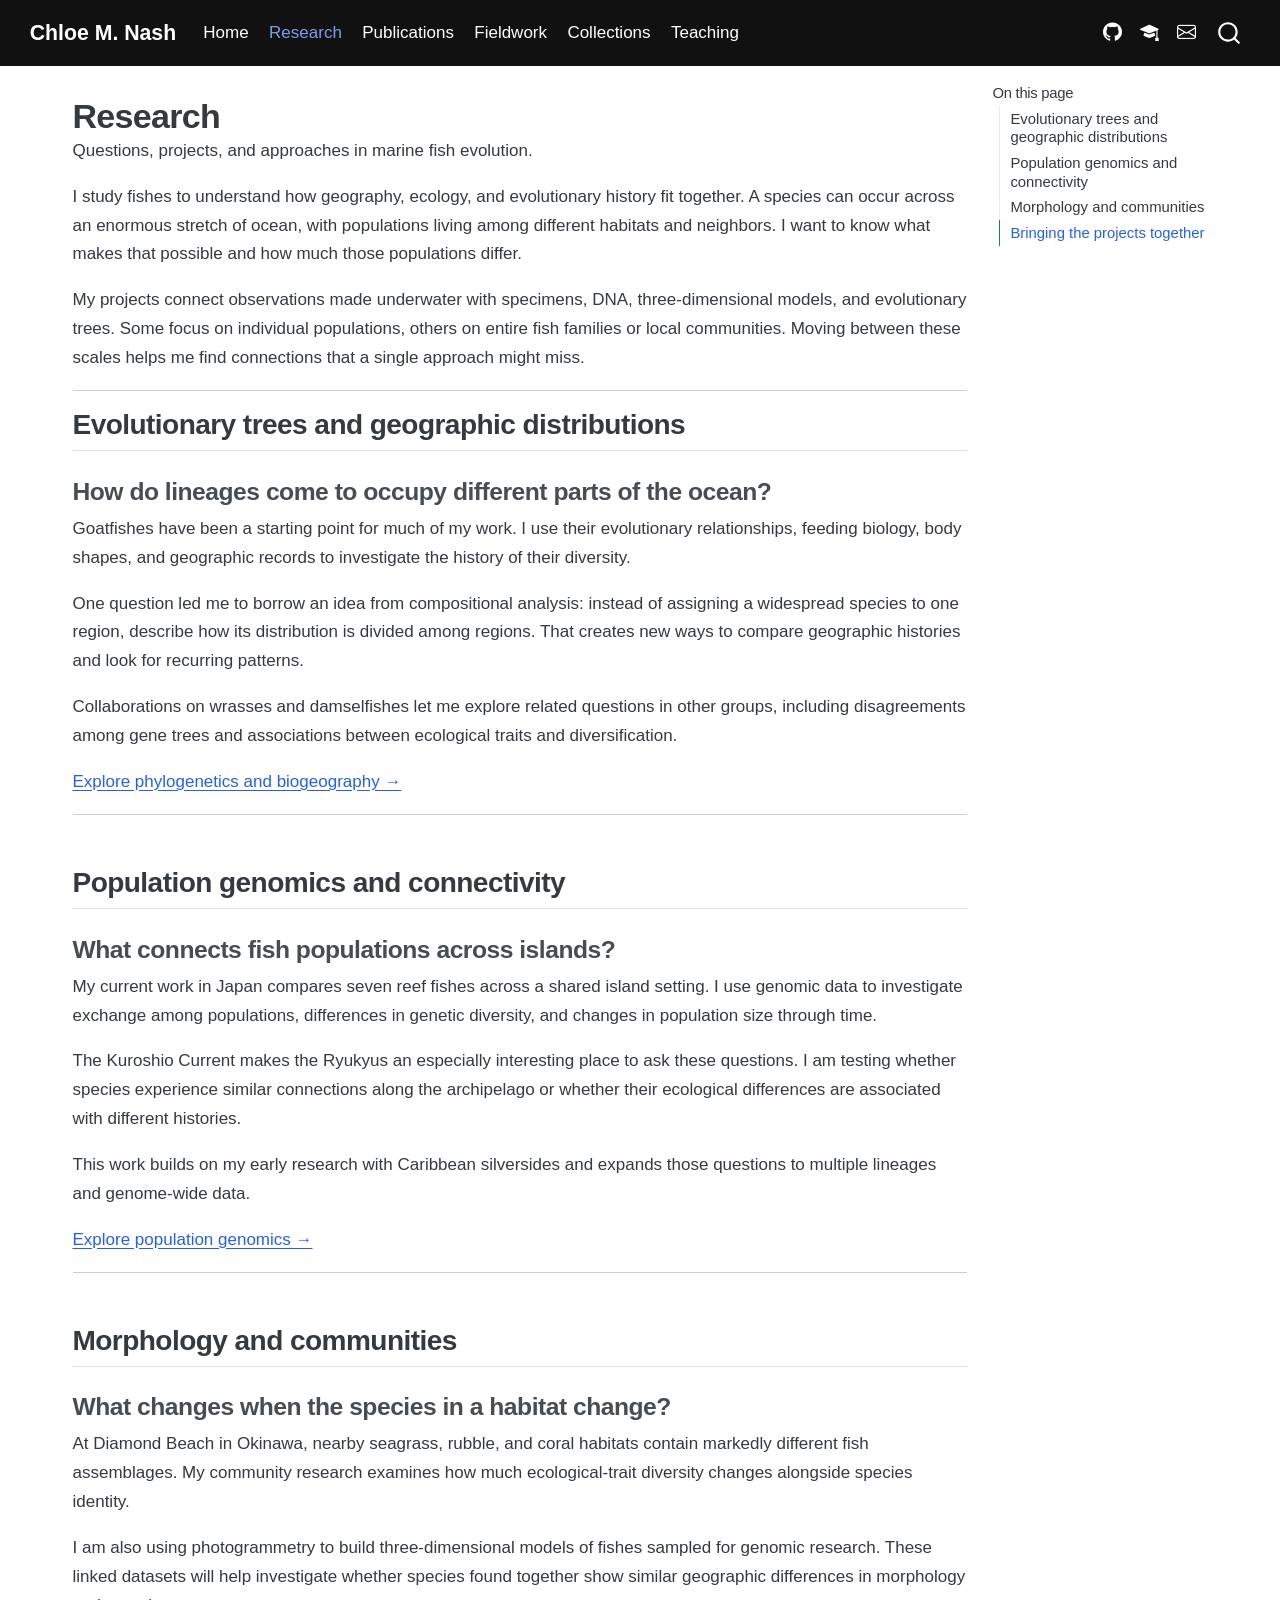
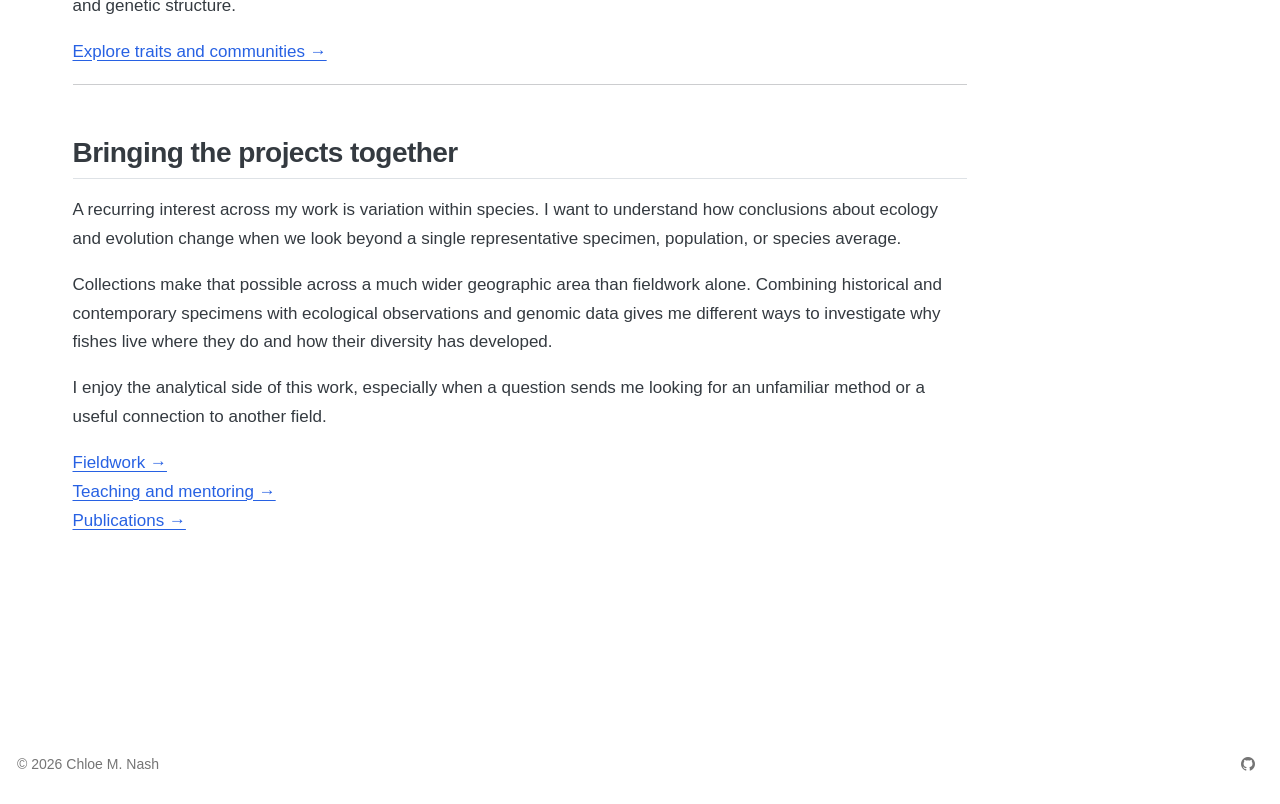
<file: research.html>
<!DOCTYPE html>
<html xmlns="http://www.w3.org/1999/xhtml" lang="en" xml:lang="en"><head>

<meta charset="utf-8">
<meta name="generator" content="quarto-1.10.18">

<meta name="viewport" content="width=device-width, initial-scale=1.0, user-scalable=yes">

<meta name="description" content="Questions, projects, and approaches in marine fish evolution.">

<title>Research – Chloe M. Nash</title>
<style>
/* Default styles provided by pandoc.
** See https://pandoc.org/MANUAL.html#variables-for-html for config info.
*/
span.smallcaps{font-variant: small-caps;}
div.columns{display: flex; gap: 1.5em;}
div.column{flex: auto;}
@media screen {
div.columns{gap: min(4vw, 1.5em);}
div.column{overflow-x: auto;}
}
div.hanging-indent{margin-left: 1.5em; text-indent: -1.5em;}
ul.task-list{list-style: none;}
ul.task-list li input[type="checkbox"] {
  width: 0.8em;
  margin: 0 0.8em 0.2em -1em; /* quarto-specific, see https://github.com/quarto-dev/quarto-cli/issues/4556 */ 
  vertical-align: middle;
}
</style>


<script src="site_libs/quarto-nav/quarto-nav.js"></script>
<script src="site_libs/quarto-nav/headroom.min.js"></script>
<script src="site_libs/clipboard/clipboard.min.js"></script>
<script src="site_libs/quarto-search/autocomplete.umd.js"></script>
<script src="site_libs/quarto-search/fuse.min.js"></script>
<script src="site_libs/quarto-search/quarto-search.js"></script>
<meta name="quarto:offset" content="./">
<script src="site_libs/quarto-html/quarto.js" type="module"></script>
<script src="site_libs/quarto-html/tabsets/tabsets.js" type="module"></script>
<script src="site_libs/quarto-html/popper.min.js"></script>
<script src="site_libs/quarto-html/tippy.umd.min.js"></script>
<script src="site_libs/quarto-html/anchor.min.js"></script>
<link href="site_libs/quarto-html/tippy.css" rel="stylesheet">
<link href="site_libs/quarto-html/quarto-syntax-highlighting-64a204ab8560d761af7679ceaba22944.css" rel="stylesheet" id="quarto-text-highlighting-styles">
<script src="site_libs/bootstrap/bootstrap.min.js"></script>
<link href="site_libs/bootstrap/bootstrap-icons.css" rel="stylesheet">
<link href="site_libs/bootstrap/bootstrap-cafadecbec5bc79638d90c62db75d79c.min.css" rel="stylesheet" append-hash="true" id="quarto-bootstrap" data-mode="light">
<script id="quarto-search-options" type="application/json">{
  "location": "navbar",
  "copy-button": false,
  "collapse-after": 3,
  "panel-placement": "end",
  "type": "overlay",
  "limit": 50,
  "keyboard-shortcut": [
    "f",
    "/",
    "s"
  ],
  "show-item-context": false,
  "language": {
    "search-no-results-text": "No results",
    "search-matching-documents-text": "matching documents",
    "search-copy-link-title": "Copy link to search",
    "search-hide-matches-text": "Hide additional matches",
    "search-more-match-text": "more match in this document",
    "search-more-matches-text": "more matches in this document",
    "search-clear-button-title": "Clear",
    "search-text-placeholder": "",
    "search-detached-cancel-button-title": "Cancel",
    "search-submit-button-title": "Submit",
    "search-label": "Search"
  }
}</script>
<style>html{ scroll-behavior: smooth; }</style>


<link rel="stylesheet" href="styles.css">
</head>

<body class="nav-fixed quarto-light">

<div id="quarto-search-results"></div>
  <header id="quarto-header" class="headroom fixed-top">
    <nav class="navbar navbar-expand-lg " data-bs-theme="dark">
      <div class="navbar-container container-fluid">
      <div class="navbar-brand-container mx-auto">
    <a class="navbar-brand" href="./index.html">
    <span class="navbar-title">Chloe M. Nash</span>
    </a>
  </div>
            <div id="quarto-search" class="" title="Search"></div>
          <button class="navbar-toggler" type="button" data-bs-toggle="collapse" data-bs-target="#navbarCollapse" aria-controls="navbarCollapse" role="menu" aria-expanded="false" aria-label="Toggle navigation" onclick="if (window.quartoToggleHeadroom) { window.quartoToggleHeadroom(); }">
  <span class="navbar-toggler-icon"></span>
</button>
          <div class="collapse navbar-collapse" id="navbarCollapse">
            <ul class="navbar-nav navbar-nav-scroll me-auto">
  <li class="nav-item">
    <a class="nav-link" href="./index.html"> 
<span class="menu-text">Home</span></a>
  </li>  
  <li class="nav-item">
    <a class="nav-link active" href="./research.html" aria-current="page"> 
<span class="menu-text">Research</span></a>
  </li>  
  <li class="nav-item">
    <a class="nav-link" href="./publications.html"> 
<span class="menu-text">Publications</span></a>
  </li>  
  <li class="nav-item">
    <a class="nav-link" href="./fieldwork.html"> 
<span class="menu-text">Fieldwork</span></a>
  </li>  
  <li class="nav-item">
    <a class="nav-link" href="./collections.html"> 
<span class="menu-text">Collections</span></a>
  </li>  
  <li class="nav-item">
    <a class="nav-link" href="./teaching.html"> 
<span class="menu-text">Teaching</span></a>
  </li>  
</ul>
            <ul class="navbar-nav navbar-nav-scroll ms-auto">
  <li class="nav-item compact">
    <a class="nav-link" href="https://github.com/cmnash"> <i class="bi bi-github" role="img">
</i> 
<span class="menu-text"></span></a>
  </li>  
  <li class="nav-item compact">
    <a class="nav-link" href="https://scholar.google.com/citations?user=J3GSWI4AAAAJ&amp;hl=en"> <i class="bi bi-mortarboard-fill" role="img">
</i> 
<span class="menu-text"></span></a>
  </li>  
  <li class="nav-item compact">
    <a class="nav-link" href="mailto:cmnash12@gmail.com"> <i class="bi bi-envelope" role="img">
</i> 
<span class="menu-text"></span></a>
  </li>  
</ul>
          </div> <!-- /navcollapse -->
            <div class="quarto-navbar-tools">
</div>
      </div> <!-- /container-fluid -->
    </nav>
</header>
<!-- content -->
<div id="quarto-content" class="quarto-container page-columns page-rows-contents page-layout-full page-navbar">
<!-- sidebar -->
<!-- margin-sidebar -->
    <div id="quarto-margin-sidebar" class="sidebar margin-sidebar">
        <nav id="TOC" role="doc-toc" class="toc-active">
    <h2 id="toc-title">On this page</h2>
   
  <ul>
  <li><a href="#evolutionary-trees-and-geographic-distributions" id="toc-evolutionary-trees-and-geographic-distributions" class="nav-link active" data-scroll-target="#evolutionary-trees-and-geographic-distributions">Evolutionary trees and geographic distributions</a>
  <ul class="collapse">
  <li><a href="#how-do-lineages-come-to-occupy-different-parts-of-the-ocean" id="toc-how-do-lineages-come-to-occupy-different-parts-of-the-ocean" class="nav-link" data-scroll-target="#how-do-lineages-come-to-occupy-different-parts-of-the-ocean">How do lineages come to occupy different parts of the ocean?</a></li>
  </ul></li>
  <li><a href="#population-genomics-and-connectivity" id="toc-population-genomics-and-connectivity" class="nav-link" data-scroll-target="#population-genomics-and-connectivity">Population genomics and connectivity</a>
  <ul class="collapse">
  <li><a href="#what-connects-fish-populations-across-islands" id="toc-what-connects-fish-populations-across-islands" class="nav-link" data-scroll-target="#what-connects-fish-populations-across-islands">What connects fish populations across islands?</a></li>
  </ul></li>
  <li><a href="#morphology-and-communities" id="toc-morphology-and-communities" class="nav-link" data-scroll-target="#morphology-and-communities">Morphology and communities</a>
  <ul class="collapse">
  <li><a href="#what-changes-when-the-species-in-a-habitat-change" id="toc-what-changes-when-the-species-in-a-habitat-change" class="nav-link" data-scroll-target="#what-changes-when-the-species-in-a-habitat-change">What changes when the species in a habitat change?</a></li>
  </ul></li>
  <li><a href="#bringing-the-projects-together" id="toc-bringing-the-projects-together" class="nav-link" data-scroll-target="#bringing-the-projects-together">Bringing the projects together</a></li>
  </ul>
</nav>
    </div>
<!-- main -->
<main class="content column-page-left" id="quarto-document-content">

<header id="title-block-header" class="quarto-title-block default">
<div class="quarto-title">
<h1 class="title">Research</h1>
</div>

<div>
  <div class="description">
    Questions, projects, and approaches in marine fish evolution.
  </div>
</div>


<div class="quarto-title-meta column-page-left">

    
  
    
  </div>
  


</header>


<p>I study fishes to understand how geography, ecology, and evolutionary history fit together. A species can occur across an enormous stretch of ocean, with populations living among different habitats and neighbors. I want to know what makes that possible and how much those populations differ.</p>
<p>My projects connect observations made underwater with specimens, DNA, three-dimensional models, and evolutionary trees. Some focus on individual populations, others on entire fish families or local communities. Moving between these scales helps me find connections that a single approach might miss.</p>
<hr>
<section id="evolutionary-trees-and-geographic-distributions" class="level2">
<h2 class="anchored" data-anchor-id="evolutionary-trees-and-geographic-distributions">Evolutionary trees and geographic distributions</h2>
<section id="how-do-lineages-come-to-occupy-different-parts-of-the-ocean" class="level3">
<h3 class="anchored" data-anchor-id="how-do-lineages-come-to-occupy-different-parts-of-the-ocean">How do lineages come to occupy different parts of the ocean?</h3>
<p>Goatfishes have been a starting point for much of my work. I use their evolutionary relationships, feeding biology, body shapes, and geographic records to investigate the history of their diversity.</p>
<p>One question led me to borrow an idea from compositional analysis: instead of assigning a widespread species to one region, describe how its distribution is divided among regions. That creates new ways to compare geographic histories and look for recurring patterns.</p>
<p>Collaborations on wrasses and damselfishes let me explore related questions in other groups, including disagreements among gene trees and associations between ecological traits and diversification.</p>
<p><a href="./research/biogeography.html">Explore phylogenetics and biogeography →</a></p>
<hr>
</section>
</section>
<section id="population-genomics-and-connectivity" class="level2">
<h2 class="anchored" data-anchor-id="population-genomics-and-connectivity">Population genomics and connectivity</h2>
<section id="what-connects-fish-populations-across-islands" class="level3">
<h3 class="anchored" data-anchor-id="what-connects-fish-populations-across-islands">What connects fish populations across islands?</h3>
<p>My current work in Japan compares seven reef fishes across a shared island setting. I use genomic data to investigate exchange among populations, differences in genetic diversity, and changes in population size through time.</p>
<p>The Kuroshio Current makes the Ryukyus an especially interesting place to ask these questions. I am testing whether species experience similar connections along the archipelago or whether their ecological differences are associated with different histories.</p>
<p>This work builds on my early research with Caribbean silversides and expands those questions to multiple lineages and genome-wide data.</p>
<p><a href="./research/genomics.html">Explore population genomics →</a></p>
<hr>
</section>
</section>
<section id="morphology-and-communities" class="level2">
<h2 class="anchored" data-anchor-id="morphology-and-communities">Morphology and communities</h2>
<section id="what-changes-when-the-species-in-a-habitat-change" class="level3">
<h3 class="anchored" data-anchor-id="what-changes-when-the-species-in-a-habitat-change">What changes when the species in a habitat change?</h3>
<p>At Diamond Beach in Okinawa, nearby seagrass, rubble, and coral habitats contain markedly different fish assemblages. My community research examines how much ecological-trait diversity changes alongside species identity.</p>
<p>I am also using photogrammetry to build three-dimensional models of fishes sampled for genomic research. These linked datasets will help investigate whether species found together show similar geographic differences in morphology and genetic structure.</p>
<p><a href="./research/traits.html">Explore traits and communities →</a></p>
<hr>
</section>
</section>
<section id="bringing-the-projects-together" class="level2">
<h2 class="anchored" data-anchor-id="bringing-the-projects-together">Bringing the projects together</h2>
<p>A recurring interest across my work is variation within species. I want to understand how conclusions about ecology and evolution change when we look beyond a single representative specimen, population, or species average.</p>
<p>Collections make that possible across a much wider geographic area than fieldwork alone. Combining historical and contemporary specimens with ecological observations and genomic data gives me different ways to investigate why fishes live where they do and how their diversity has developed.</p>
<p>I enjoy the analytical side of this work, especially when a question sends me looking for an unfamiliar method or a useful connection to another field.</p>
<p><a href="./fieldwork.html">Fieldwork →</a><br>
<a href="./teaching.html">Teaching and mentoring →</a><br>
<a href="./publications.html">Publications →</a></p>


</section>

</main> <!-- /main -->
<script id="quarto-html-after-body" type="application/javascript">
  window.document.addEventListener("DOMContentLoaded", function (event) {
    const icon = "";
    const anchorJS = new window.AnchorJS();
    anchorJS.options = {
      placement: 'right',
      icon: icon
    };
    anchorJS.add('.anchored');
    const isCodeAnnotation = (el) => {
      for (const clz of el.classList) {
        if (clz.startsWith('code-annotation-')) {                     
          return true;
        }
      }
      return false;
    }
    const onCopySuccess = function(e) {
      // button target
      const button = e.trigger;
      // don't keep focus
      button.blur();
      // flash "checked"
      button.classList.add('code-copy-button-checked');
      var currentTitle = button.getAttribute("title");
      button.setAttribute("title", "Copied!");
      let tooltip;
      if (window.bootstrap) {
        button.setAttribute("data-bs-toggle", "tooltip");
        button.setAttribute("data-bs-placement", "left");
        button.setAttribute("data-bs-title", "Copied!");
        tooltip = new bootstrap.Tooltip(button, 
          { trigger: "manual", 
            customClass: "code-copy-button-tooltip",
            offset: [0, -8]});
        tooltip.show();    
      }
      setTimeout(function() {
        if (tooltip) {
          tooltip.hide();
          button.removeAttribute("data-bs-title");
          button.removeAttribute("data-bs-toggle");
          button.removeAttribute("data-bs-placement");
        }
        button.setAttribute("title", currentTitle);
        button.classList.remove('code-copy-button-checked');
      }, 1000);
      // clear code selection
      e.clearSelection();
    }
    const getTextToCopy = function(trigger) {
      const outerScaffold = trigger.parentElement.cloneNode(true);
      const codeEl = outerScaffold.querySelector('code');
      for (const childEl of codeEl.children) {
        if (isCodeAnnotation(childEl)) {
          childEl.remove();
        }
      }
      return codeEl.innerText;
    }
    const clipboard = new window.ClipboardJS('.code-copy-button:not([data-in-quarto-modal])', {
      text: getTextToCopy
    });
    clipboard.on('success', onCopySuccess);
    if (window.document.getElementById('quarto-embedded-source-code-modal')) {
      const clipboardModal = new window.ClipboardJS('.code-copy-button[data-in-quarto-modal]', {
        text: getTextToCopy,
        container: window.document.getElementById('quarto-embedded-source-code-modal')
      });
      clipboardModal.on('success', onCopySuccess);
    }
      var localhostRegex = new RegExp(/^(?:http|https):\/\/localhost\:?[0-9]*\//);
      var mailtoRegex = new RegExp(/^mailto:/);
        var filterRegex = new RegExp('/' + window.location.host + '/');
      var isInternal = (href) => {
          return filterRegex.test(href) || localhostRegex.test(href) || mailtoRegex.test(href);
      }
      // Inspect non-navigation links and adorn them if external
     var links = window.document.querySelectorAll('a[href]:not(.nav-link):not(.navbar-brand):not(.toc-action):not(.sidebar-link):not(.sidebar-item-toggle):not(.pagination-link):not(.no-external):not([aria-hidden]):not(.dropdown-item):not(.quarto-navigation-tool):not(.about-link)');
      for (var i=0; i<links.length; i++) {
        const link = links[i];
        if (!isInternal(link.href)) {
          // undo the damage that might have been done by quarto-nav.js in the case of
          // links that we want to consider external
          if (link.dataset.originalHref !== undefined) {
            link.href = link.dataset.originalHref;
          }
        }
      }
    function tippyHover(el, contentFn, onTriggerFn, onUntriggerFn) {
      const config = {
        allowHTML: true,
        maxWidth: 500,
        delay: 100,
        arrow: false,
        appendTo: function(el) {
            return el.parentElement;
        },
        interactive: true,
        interactiveBorder: 10,
        theme: 'quarto',
        placement: 'bottom-start',
      };
      if (contentFn) {
        config.content = contentFn;
      }
      if (onTriggerFn) {
        config.onTrigger = onTriggerFn;
      }
      if (onUntriggerFn) {
        config.onUntrigger = onUntriggerFn;
      }
      window.tippy(el, config); 
    }
    const noterefs = window.document.querySelectorAll('a[role="doc-noteref"]');
    for (var i=0; i<noterefs.length; i++) {
      const ref = noterefs[i];
      tippyHover(ref, function() {
        // use id or data attribute instead here
        let href = ref.getAttribute('data-footnote-href') || ref.getAttribute('href');
        try { href = new URL(href).hash; } catch {}
        const id = href.replace(/^#\/?/, "");
        const note = window.document.getElementById(id);
        if (note) {
          return note.innerHTML;
        } else {
          return "";
        }
      });
    }
    const xrefs = window.document.querySelectorAll('a.quarto-xref');
    const processXRef = (id, note) => {
      // Strip column container classes
      const stripColumnClz = (el) => {
        el.classList.remove("page-full", "page-columns");
        if (el.children) {
          for (const child of el.children) {
            stripColumnClz(child);
          }
        }
      }
      stripColumnClz(note)
      if (id === null || id.startsWith('sec-')) {
        // Special case sections, only their first couple elements
        const container = document.createElement("div");
        if (note.children && note.children.length > 2) {
          container.appendChild(note.children[0].cloneNode(true));
          for (let i = 1; i < note.children.length; i++) {
            const child = note.children[i];
            if (child.tagName === "P" && child.innerText === "") {
              continue;
            } else {
              container.appendChild(child.cloneNode(true));
              break;
            }
          }
          if (window.Quarto?.typesetMath) {
            window.Quarto.typesetMath(container);
          }
          return container.innerHTML
        } else {
          if (window.Quarto?.typesetMath) {
            window.Quarto.typesetMath(note);
          }
          return note.innerHTML;
        }
      } else {
        // Remove any anchor links if they are present
        const anchorLink = note.querySelector('a.anchorjs-link');
        if (anchorLink) {
          anchorLink.remove();
        }
        if (window.Quarto?.typesetMath) {
          window.Quarto.typesetMath(note);
        }
        if (note.classList.contains("callout")) {
          return note.outerHTML;
        } else {
          return note.innerHTML;
        }
      }
    }
    for (var i=0; i<xrefs.length; i++) {
      const xref = xrefs[i];
      tippyHover(xref, undefined, function(instance) {
        instance.disable();
        let url = xref.getAttribute('href');
        let hash = undefined; 
        if (url.startsWith('#')) {
          hash = url;
        } else {
          try { hash = new URL(url).hash; } catch {}
        }
        if (hash) {
          const id = hash.replace(/^#\/?/, "");
          const note = window.document.getElementById(id);
          if (note !== null) {
            try {
              const html = processXRef(id, note.cloneNode(true));
              instance.setContent(html);
            } finally {
              instance.enable();
              instance.show();
            }
          } else {
            // See if we can fetch this
            fetch(url.split('#')[0])
            .then(res => res.text())
            .then(html => {
              const parser = new DOMParser();
              const htmlDoc = parser.parseFromString(html, "text/html");
              const note = htmlDoc.getElementById(id);
              if (note !== null) {
                const html = processXRef(id, note);
                instance.setContent(html);
              } 
            }).finally(() => {
              instance.enable();
              instance.show();
            });
          }
        } else {
          // See if we can fetch a full url (with no hash to target)
          // This is a special case and we should probably do some content thinning / targeting
          fetch(url)
          .then(res => res.text())
          .then(html => {
            const parser = new DOMParser();
            const htmlDoc = parser.parseFromString(html, "text/html");
            const note = htmlDoc.querySelector('main.content');
            if (note !== null) {
              // This should only happen for chapter cross references
              // (since there is no id in the URL)
              // remove the first header
              if (note.children.length > 0 && note.children[0].tagName === "HEADER") {
                note.children[0].remove();
              }
              const html = processXRef(null, note);
              instance.setContent(html);
            } 
          }).finally(() => {
            instance.enable();
            instance.show();
          });
        }
      }, function(instance) {
      });
    }
        let selectedAnnoteEl;
        const selectorForAnnotation = ( cell, annotation) => {
          let cellAttr = 'data-code-cell="' + cell + '"';
          let lineAttr = 'data-code-annotation="' +  annotation + '"';
          const selector = 'span[' + cellAttr + '][' + lineAttr + ']';
          return selector;
        }
        const selectCodeLines = (annoteEl) => {
          const doc = window.document;
          const targetCell = annoteEl.getAttribute("data-target-cell");
          const targetAnnotation = annoteEl.getAttribute("data-target-annotation");
          const annoteSpan = window.document.querySelector(selectorForAnnotation(targetCell, targetAnnotation));
          const lines = annoteSpan.getAttribute("data-code-lines").split(",");
          const lineIds = lines.map((line) => {
            return targetCell + "-" + line;
          })
          let top = null;
          let height = null;
          let parent = null;
          if (lineIds.length > 0) {
              //compute the position of the single el (top and bottom and make a div)
              const el = window.document.getElementById(lineIds[0]);
              top = el.offsetTop;
              height = el.offsetHeight;
              parent = el.parentElement.parentElement;
            if (lineIds.length > 1) {
              const lastEl = window.document.getElementById(lineIds[lineIds.length - 1]);
              const bottom = lastEl.offsetTop + lastEl.offsetHeight;
              height = bottom - top;
            }
            if (top !== null && height !== null && parent !== null) {
              // cook up a div (if necessary) and position it 
              let div = window.document.getElementById("code-annotation-line-highlight");
              if (div === null) {
                div = window.document.createElement("div");
                div.setAttribute("id", "code-annotation-line-highlight");
                div.style.position = 'absolute';
                parent.appendChild(div);
              }
              div.style.top = top - 2 + "px";
              div.style.height = height + 4 + "px";
              div.style.left = 0;
              let gutterDiv = window.document.getElementById("code-annotation-line-highlight-gutter");
              if (gutterDiv === null) {
                gutterDiv = window.document.createElement("div");
                gutterDiv.setAttribute("id", "code-annotation-line-highlight-gutter");
                gutterDiv.style.position = 'absolute';
                const codeCell = window.document.getElementById(targetCell);
                const gutter = codeCell.querySelector('.code-annotation-gutter');
                gutter.appendChild(gutterDiv);
              }
              gutterDiv.style.top = top - 2 + "px";
              gutterDiv.style.height = height + 4 + "px";
            }
            selectedAnnoteEl = annoteEl;
          }
        };
        const unselectCodeLines = () => {
          const elementsIds = ["code-annotation-line-highlight", "code-annotation-line-highlight-gutter"];
          elementsIds.forEach((elId) => {
            const div = window.document.getElementById(elId);
            if (div) {
              div.remove();
            }
          });
          selectedAnnoteEl = undefined;
        };
          // Handle positioning of the toggle
      window.addEventListener(
        "resize",
        throttle(() => {
          elRect = undefined;
          if (selectedAnnoteEl) {
            selectCodeLines(selectedAnnoteEl);
          }
        }, 10)
      );
      function throttle(fn, ms) {
      let throttle = false;
      let timer;
        return (...args) => {
          if(!throttle) { // first call gets through
              fn.apply(this, args);
              throttle = true;
          } else { // all the others get throttled
              if(timer) clearTimeout(timer); // cancel #2
              timer = setTimeout(() => {
                fn.apply(this, args);
                timer = throttle = false;
              }, ms);
          }
        };
      }
        // Attach click handler to the DT
        const annoteDls = window.document.querySelectorAll('dt[data-target-cell]');
        for (const annoteDlNode of annoteDls) {
          annoteDlNode.addEventListener('click', (event) => {
            const clickedEl = event.target;
            if (clickedEl !== selectedAnnoteEl) {
              unselectCodeLines();
              const activeEl = window.document.querySelector('dt[data-target-cell].code-annotation-active');
              if (activeEl) {
                activeEl.classList.remove('code-annotation-active');
              }
              selectCodeLines(clickedEl);
              clickedEl.classList.add('code-annotation-active');
            } else {
              // Unselect the line
              unselectCodeLines();
              clickedEl.classList.remove('code-annotation-active');
            }
          });
        }
    const findCites = (el) => {
      const parentEl = el.parentElement;
      if (parentEl) {
        const cites = parentEl.dataset.cites;
        if (cites) {
          return {
            el,
            cites: cites.split(' ')
          };
        } else {
          return findCites(el.parentElement)
        }
      } else {
        return undefined;
      }
    };
    var bibliorefs = window.document.querySelectorAll('a[role="doc-biblioref"]');
    for (var i=0; i<bibliorefs.length; i++) {
      const ref = bibliorefs[i];
      const citeInfo = findCites(ref);
      if (citeInfo) {
        tippyHover(citeInfo.el, function() {
          var popup = window.document.createElement('div');
          citeInfo.cites.forEach(function(cite) {
            var citeDiv = window.document.createElement('div');
            citeDiv.classList.add('hanging-indent');
            citeDiv.classList.add('csl-entry');
            var biblioDiv = window.document.getElementById('ref-' + cite);
            if (biblioDiv) {
              citeDiv.innerHTML = biblioDiv.innerHTML;
            }
            popup.appendChild(citeDiv);
          });
          return popup.innerHTML;
        });
      }
    }
  });
  </script>
</div> <!-- /content -->
<footer class="footer">
  <div class="nav-footer">
    <div class="nav-footer-left">
<p>© 2026 Chloe M. Nash</p>
</div>   
    <div class="nav-footer-center">
      &nbsp;
    </div>
    <div class="nav-footer-right">
      <ul class="footer-items list-unstyled">
    <li class="nav-item compact">
    <a class="nav-link" href="https://github.com/cmnash">
      <i class="bi bi-github" role="img">
</i> 
    </a>
  </li>  
</ul>
    </div>
  </div>
</footer>




<script src="site_libs/quarto-html/zenscroll-min.js"></script>
</body></html>
</file>
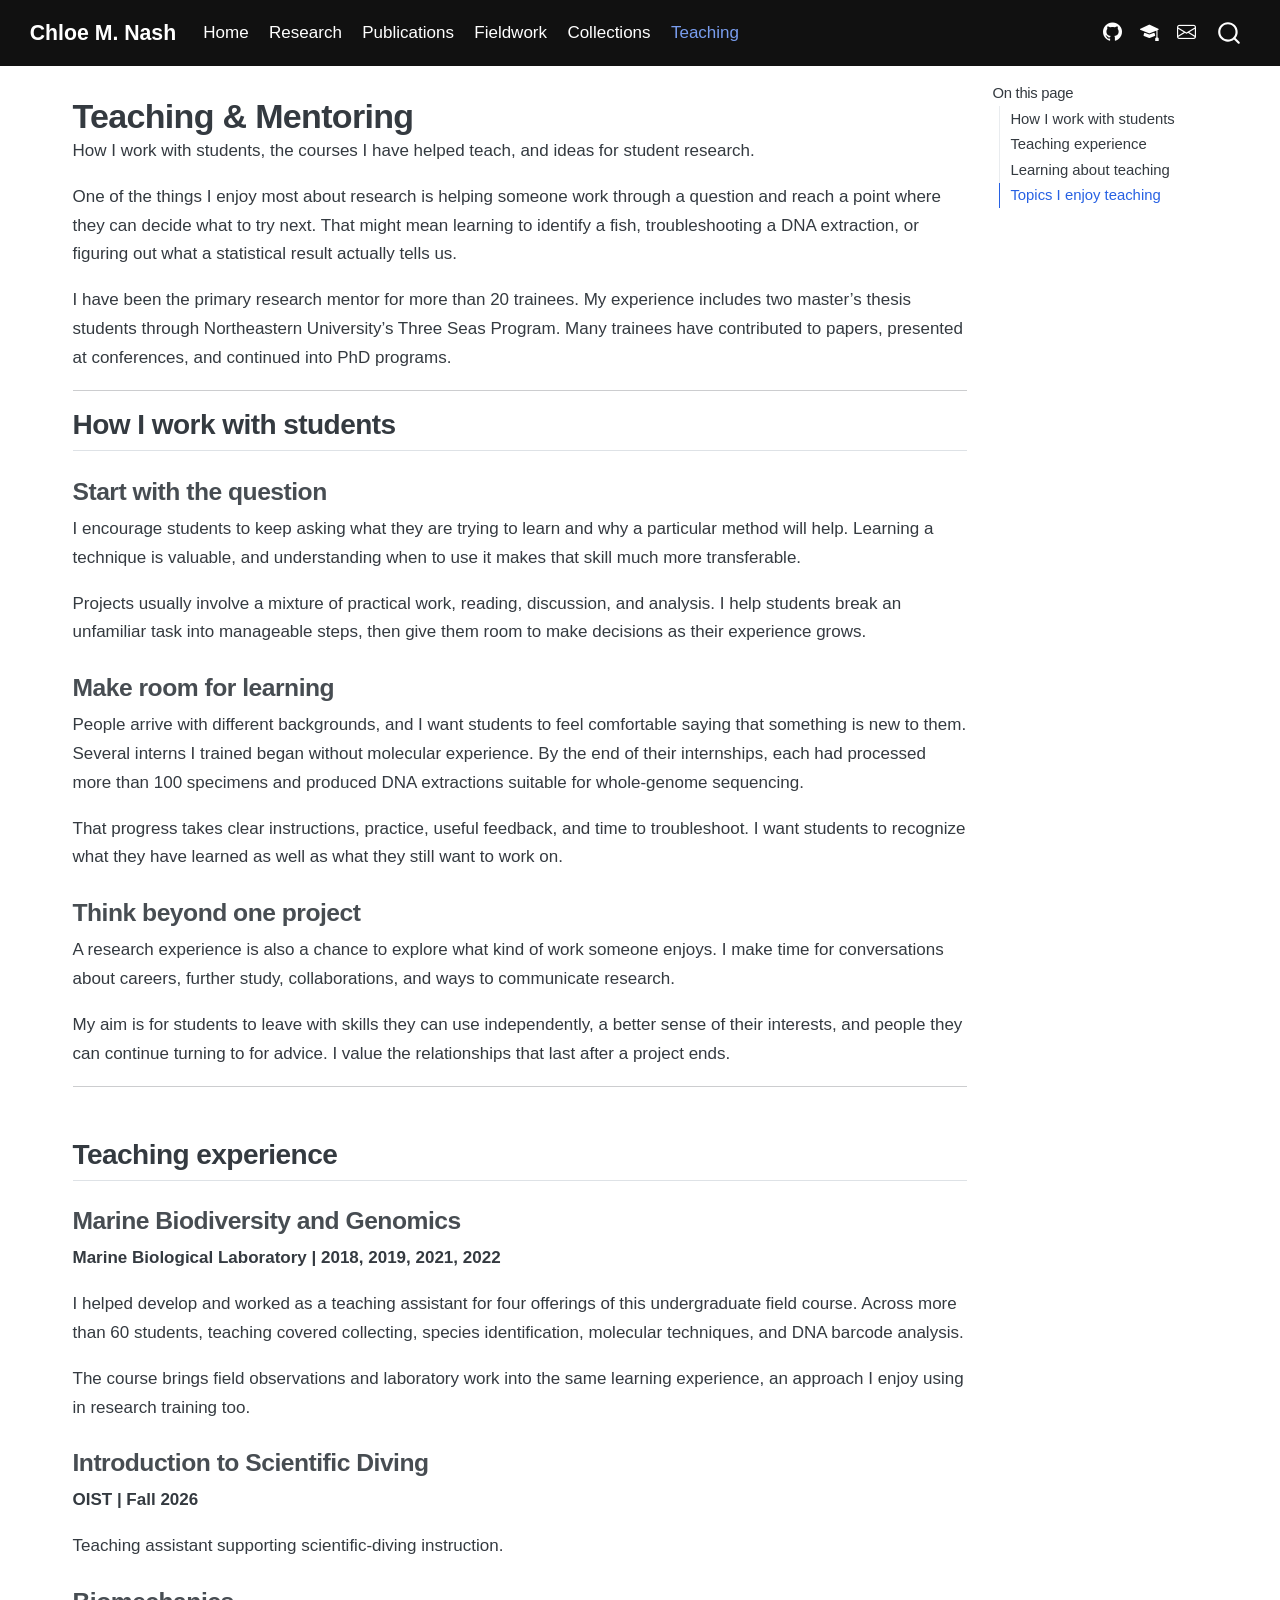
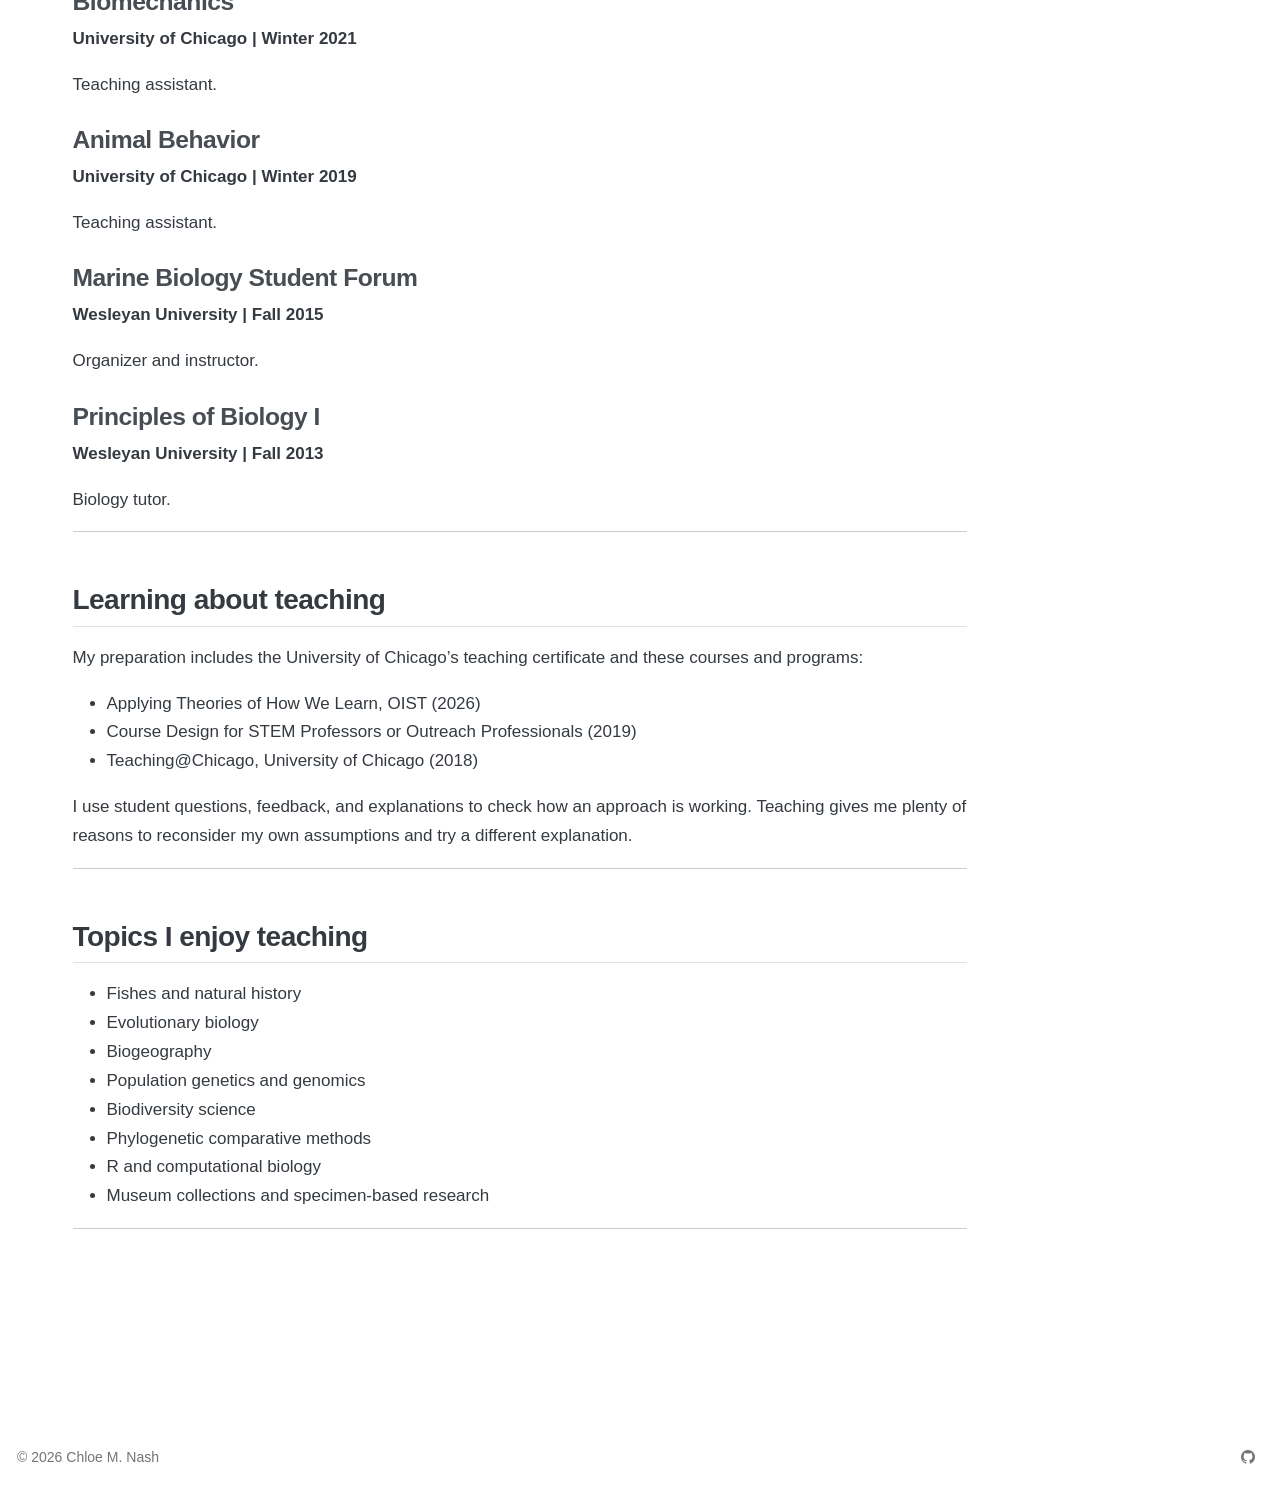
<file: teaching.html>
<!DOCTYPE html>
<html xmlns="http://www.w3.org/1999/xhtml" lang="en" xml:lang="en"><head>

<meta charset="utf-8">
<meta name="generator" content="quarto-1.10.18">

<meta name="viewport" content="width=device-width, initial-scale=1.0, user-scalable=yes">

<meta name="description" content="How I work with students, the courses I have helped teach, and ideas for student research.">

<title>Teaching &amp; Mentoring – Chloe M. Nash</title>
<style>
/* Default styles provided by pandoc.
** See https://pandoc.org/MANUAL.html#variables-for-html for config info.
*/
span.smallcaps{font-variant: small-caps;}
div.columns{display: flex; gap: 1.5em;}
div.column{flex: auto;}
@media screen {
div.columns{gap: min(4vw, 1.5em);}
div.column{overflow-x: auto;}
}
div.hanging-indent{margin-left: 1.5em; text-indent: -1.5em;}
ul.task-list{list-style: none;}
ul.task-list li input[type="checkbox"] {
  width: 0.8em;
  margin: 0 0.8em 0.2em -1em; /* quarto-specific, see https://github.com/quarto-dev/quarto-cli/issues/4556 */ 
  vertical-align: middle;
}
</style>


<script src="site_libs/quarto-nav/quarto-nav.js"></script>
<script src="site_libs/quarto-nav/headroom.min.js"></script>
<script src="site_libs/clipboard/clipboard.min.js"></script>
<script src="site_libs/quarto-search/autocomplete.umd.js"></script>
<script src="site_libs/quarto-search/fuse.min.js"></script>
<script src="site_libs/quarto-search/quarto-search.js"></script>
<meta name="quarto:offset" content="./">
<script src="site_libs/quarto-html/quarto.js" type="module"></script>
<script src="site_libs/quarto-html/tabsets/tabsets.js" type="module"></script>
<script src="site_libs/quarto-html/popper.min.js"></script>
<script src="site_libs/quarto-html/tippy.umd.min.js"></script>
<script src="site_libs/quarto-html/anchor.min.js"></script>
<link href="site_libs/quarto-html/tippy.css" rel="stylesheet">
<link href="site_libs/quarto-html/quarto-syntax-highlighting-64a204ab8560d761af7679ceaba22944.css" rel="stylesheet" id="quarto-text-highlighting-styles">
<script src="site_libs/bootstrap/bootstrap.min.js"></script>
<link href="site_libs/bootstrap/bootstrap-icons.css" rel="stylesheet">
<link href="site_libs/bootstrap/bootstrap-cafadecbec5bc79638d90c62db75d79c.min.css" rel="stylesheet" append-hash="true" id="quarto-bootstrap" data-mode="light">
<script id="quarto-search-options" type="application/json">{
  "location": "navbar",
  "copy-button": false,
  "collapse-after": 3,
  "panel-placement": "end",
  "type": "overlay",
  "limit": 50,
  "keyboard-shortcut": [
    "f",
    "/",
    "s"
  ],
  "show-item-context": false,
  "language": {
    "search-no-results-text": "No results",
    "search-matching-documents-text": "matching documents",
    "search-copy-link-title": "Copy link to search",
    "search-hide-matches-text": "Hide additional matches",
    "search-more-match-text": "more match in this document",
    "search-more-matches-text": "more matches in this document",
    "search-clear-button-title": "Clear",
    "search-text-placeholder": "",
    "search-detached-cancel-button-title": "Cancel",
    "search-submit-button-title": "Submit",
    "search-label": "Search"
  }
}</script>
<style>html{ scroll-behavior: smooth; }</style>


<link rel="stylesheet" href="styles.css">
</head>

<body class="nav-fixed quarto-light">

<div id="quarto-search-results"></div>
  <header id="quarto-header" class="headroom fixed-top">
    <nav class="navbar navbar-expand-lg " data-bs-theme="dark">
      <div class="navbar-container container-fluid">
      <div class="navbar-brand-container mx-auto">
    <a class="navbar-brand" href="./index.html">
    <span class="navbar-title">Chloe M. Nash</span>
    </a>
  </div>
            <div id="quarto-search" class="" title="Search"></div>
          <button class="navbar-toggler" type="button" data-bs-toggle="collapse" data-bs-target="#navbarCollapse" aria-controls="navbarCollapse" role="menu" aria-expanded="false" aria-label="Toggle navigation" onclick="if (window.quartoToggleHeadroom) { window.quartoToggleHeadroom(); }">
  <span class="navbar-toggler-icon"></span>
</button>
          <div class="collapse navbar-collapse" id="navbarCollapse">
            <ul class="navbar-nav navbar-nav-scroll me-auto">
  <li class="nav-item">
    <a class="nav-link" href="./index.html"> 
<span class="menu-text">Home</span></a>
  </li>  
  <li class="nav-item">
    <a class="nav-link" href="./research.html"> 
<span class="menu-text">Research</span></a>
  </li>  
  <li class="nav-item">
    <a class="nav-link" href="./publications.html"> 
<span class="menu-text">Publications</span></a>
  </li>  
  <li class="nav-item">
    <a class="nav-link" href="./fieldwork.html"> 
<span class="menu-text">Fieldwork</span></a>
  </li>  
  <li class="nav-item">
    <a class="nav-link" href="./collections.html"> 
<span class="menu-text">Collections</span></a>
  </li>  
  <li class="nav-item">
    <a class="nav-link active" href="./teaching.html" aria-current="page"> 
<span class="menu-text">Teaching</span></a>
  </li>  
</ul>
            <ul class="navbar-nav navbar-nav-scroll ms-auto">
  <li class="nav-item compact">
    <a class="nav-link" href="https://github.com/cmnash"> <i class="bi bi-github" role="img">
</i> 
<span class="menu-text"></span></a>
  </li>  
  <li class="nav-item compact">
    <a class="nav-link" href="https://scholar.google.com/citations?user=J3GSWI4AAAAJ&amp;hl=en"> <i class="bi bi-mortarboard-fill" role="img">
</i> 
<span class="menu-text"></span></a>
  </li>  
  <li class="nav-item compact">
    <a class="nav-link" href="mailto:cmnash12@gmail.com"> <i class="bi bi-envelope" role="img">
</i> 
<span class="menu-text"></span></a>
  </li>  
</ul>
          </div> <!-- /navcollapse -->
            <div class="quarto-navbar-tools">
</div>
      </div> <!-- /container-fluid -->
    </nav>
</header>
<!-- content -->
<div id="quarto-content" class="quarto-container page-columns page-rows-contents page-layout-full page-navbar">
<!-- sidebar -->
<!-- margin-sidebar -->
    <div id="quarto-margin-sidebar" class="sidebar margin-sidebar">
        <nav id="TOC" role="doc-toc" class="toc-active">
    <h2 id="toc-title">On this page</h2>
   
  <ul>
  <li><a href="#how-i-work-with-students" id="toc-how-i-work-with-students" class="nav-link active" data-scroll-target="#how-i-work-with-students">How I work with students</a>
  <ul class="collapse">
  <li><a href="#start-with-the-question" id="toc-start-with-the-question" class="nav-link" data-scroll-target="#start-with-the-question">Start with the question</a></li>
  <li><a href="#make-room-for-learning" id="toc-make-room-for-learning" class="nav-link" data-scroll-target="#make-room-for-learning">Make room for learning</a></li>
  <li><a href="#think-beyond-one-project" id="toc-think-beyond-one-project" class="nav-link" data-scroll-target="#think-beyond-one-project">Think beyond one project</a></li>
  </ul></li>
  <li><a href="#teaching-experience" id="toc-teaching-experience" class="nav-link" data-scroll-target="#teaching-experience">Teaching experience</a>
  <ul class="collapse">
  <li><a href="#marine-biodiversity-and-genomics" id="toc-marine-biodiversity-and-genomics" class="nav-link" data-scroll-target="#marine-biodiversity-and-genomics">Marine Biodiversity and Genomics</a></li>
  <li><a href="#introduction-to-scientific-diving" id="toc-introduction-to-scientific-diving" class="nav-link" data-scroll-target="#introduction-to-scientific-diving">Introduction to Scientific Diving</a></li>
  <li><a href="#biomechanics" id="toc-biomechanics" class="nav-link" data-scroll-target="#biomechanics">Biomechanics</a></li>
  <li><a href="#animal-behavior" id="toc-animal-behavior" class="nav-link" data-scroll-target="#animal-behavior">Animal Behavior</a></li>
  <li><a href="#marine-biology-student-forum" id="toc-marine-biology-student-forum" class="nav-link" data-scroll-target="#marine-biology-student-forum">Marine Biology Student Forum</a></li>
  <li><a href="#principles-of-biology-i" id="toc-principles-of-biology-i" class="nav-link" data-scroll-target="#principles-of-biology-i">Principles of Biology I</a></li>
  </ul></li>
  <li><a href="#learning-about-teaching" id="toc-learning-about-teaching" class="nav-link" data-scroll-target="#learning-about-teaching">Learning about teaching</a></li>
  <li><a href="#topics-i-enjoy-teaching" id="toc-topics-i-enjoy-teaching" class="nav-link" data-scroll-target="#topics-i-enjoy-teaching">Topics I enjoy teaching</a></li>
  </ul>
</nav>
    </div>
<!-- main -->
<main class="content column-page-left" id="quarto-document-content">

<header id="title-block-header" class="quarto-title-block default">
<div class="quarto-title">
<h1 class="title">Teaching &amp; Mentoring</h1>
</div>

<div>
  <div class="description">
    How I work with students, the courses I have helped teach, and ideas for student research.
  </div>
</div>


<div class="quarto-title-meta column-page-left">

    
  
    
  </div>
  


</header>


<p>One of the things I enjoy most about research is helping someone work through a question and reach a point where they can decide what to try next. That might mean learning to identify a fish, troubleshooting a DNA extraction, or figuring out what a statistical result actually tells us.</p>
<p>I have been the primary research mentor for more than 20 trainees. My experience includes two master’s thesis students through Northeastern University’s Three Seas Program. Many trainees have contributed to papers, presented at conferences, and continued into PhD programs.</p>
<hr>
<section id="how-i-work-with-students" class="level2">
<h2 class="anchored" data-anchor-id="how-i-work-with-students">How I work with students</h2>
<section id="start-with-the-question" class="level3">
<h3 class="anchored" data-anchor-id="start-with-the-question">Start with the question</h3>
<p>I encourage students to keep asking what they are trying to learn and why a particular method will help. Learning a technique is valuable, and understanding when to use it makes that skill much more transferable.</p>
<p>Projects usually involve a mixture of practical work, reading, discussion, and analysis. I help students break an unfamiliar task into manageable steps, then give them room to make decisions as their experience grows.</p>
</section>
<section id="make-room-for-learning" class="level3">
<h3 class="anchored" data-anchor-id="make-room-for-learning">Make room for learning</h3>
<p>People arrive with different backgrounds, and I want students to feel comfortable saying that something is new to them. Several interns I trained began without molecular experience. By the end of their internships, each had processed more than 100 specimens and produced DNA extractions suitable for whole-genome sequencing.</p>
<p>That progress takes clear instructions, practice, useful feedback, and time to troubleshoot. I want students to recognize what they have learned as well as what they still want to work on.</p>
</section>
<section id="think-beyond-one-project" class="level3">
<h3 class="anchored" data-anchor-id="think-beyond-one-project">Think beyond one project</h3>
<p>A research experience is also a chance to explore what kind of work someone enjoys. I make time for conversations about careers, further study, collaborations, and ways to communicate research.</p>
<p>My aim is for students to leave with skills they can use independently, a better sense of their interests, and people they can continue turning to for advice. I value the relationships that last after a project ends.</p>
<hr>
</section>
</section>
<section id="teaching-experience" class="level2">
<h2 class="anchored" data-anchor-id="teaching-experience">Teaching experience</h2>
<section id="marine-biodiversity-and-genomics" class="level3">
<h3 class="anchored" data-anchor-id="marine-biodiversity-and-genomics">Marine Biodiversity and Genomics</h3>
<p><strong>Marine Biological Laboratory | 2018, 2019, 2021, 2022</strong></p>
<p>I helped develop and worked as a teaching assistant for four offerings of this undergraduate field course. Across more than 60 students, teaching covered collecting, species identification, molecular techniques, and DNA barcode analysis.</p>
<p>The course brings field observations and laboratory work into the same learning experience, an approach I enjoy using in research training too.</p>
</section>
<section id="introduction-to-scientific-diving" class="level3">
<h3 class="anchored" data-anchor-id="introduction-to-scientific-diving">Introduction to Scientific Diving</h3>
<p><strong>OIST | Fall 2026</strong></p>
<p>Teaching assistant supporting scientific-diving instruction.</p>
</section>
<section id="biomechanics" class="level3">
<h3 class="anchored" data-anchor-id="biomechanics">Biomechanics</h3>
<p><strong>University of Chicago | Winter 2021</strong></p>
<p>Teaching assistant.</p>
</section>
<section id="animal-behavior" class="level3">
<h3 class="anchored" data-anchor-id="animal-behavior">Animal Behavior</h3>
<p><strong>University of Chicago | Winter 2019</strong></p>
<p>Teaching assistant.</p>
</section>
<section id="marine-biology-student-forum" class="level3">
<h3 class="anchored" data-anchor-id="marine-biology-student-forum">Marine Biology Student Forum</h3>
<p><strong>Wesleyan University | Fall 2015</strong></p>
<p>Organizer and instructor.</p>
</section>
<section id="principles-of-biology-i" class="level3">
<h3 class="anchored" data-anchor-id="principles-of-biology-i">Principles of Biology I</h3>
<p><strong>Wesleyan University | Fall 2013</strong></p>
<p>Biology tutor.</p>
<hr>
</section>
</section>
<section id="learning-about-teaching" class="level2">
<h2 class="anchored" data-anchor-id="learning-about-teaching">Learning about teaching</h2>
<p>My preparation includes the University of Chicago’s teaching certificate and these courses and programs:</p>
<ul>
<li>Applying Theories of How We Learn, OIST (2026)</li>
<li>Course Design for STEM Professors or Outreach Professionals (2019)</li>
<li>Teaching@Chicago, University of Chicago (2018)</li>
</ul>
<p>I use student questions, feedback, and explanations to check how an approach is working. Teaching gives me plenty of reasons to reconsider my own assumptions and try a different explanation.</p>
<hr>
</section>
<section id="topics-i-enjoy-teaching" class="level2">
<h2 class="anchored" data-anchor-id="topics-i-enjoy-teaching">Topics I enjoy teaching</h2>
<ul>
<li>Fishes and natural history</li>
<li>Evolutionary biology</li>
<li>Biogeography</li>
<li>Population genetics and genomics</li>
<li>Biodiversity science</li>
<li>Phylogenetic comparative methods</li>
<li>R and computational biology</li>
<li>Museum collections and specimen-based research</li>
</ul>
<hr>
<!-- ## Ideas for student projects

Projects can grow in different directions depending on a student's interests, experience, and time. These examples connect with work in my current research program.

### Following connections among islands

Use genomic data to compare genetic diversity, population structure, or demographic history in reef fishes. A project might focus on one species or ask whether several species share a geographic pattern.

### Mapping fish distributions

Work with museum and observational records to investigate where species occur. There are opportunities to check identifications and locality data, examine sampling gaps, and connect distributions with evolutionary relationships.

### Making specimens easier to study

Help connect collection records with tissues, images, and genomic data. Projects could involve preparation, cataloging, photogrammetry, or ways to share specimen information online.

### Comparing shapes and ecological traits

Use morphometrics or comparative analyses to investigate body shape, feeding anatomy, or ecological differences. Community datasets also offer questions about how species replacement relates to the range of traits represented in a habitat.

[More about my research →](research.qmd)

---

## Working together

I am happy to hear from students interested in these topics. Previous experience can shape where a project starts, and projects can also be designed to introduce a new skill or area of biology. -->


</section>

</main> <!-- /main -->
<script id="quarto-html-after-body" type="application/javascript">
  window.document.addEventListener("DOMContentLoaded", function (event) {
    const icon = "";
    const anchorJS = new window.AnchorJS();
    anchorJS.options = {
      placement: 'right',
      icon: icon
    };
    anchorJS.add('.anchored');
    const isCodeAnnotation = (el) => {
      for (const clz of el.classList) {
        if (clz.startsWith('code-annotation-')) {                     
          return true;
        }
      }
      return false;
    }
    const onCopySuccess = function(e) {
      // button target
      const button = e.trigger;
      // don't keep focus
      button.blur();
      // flash "checked"
      button.classList.add('code-copy-button-checked');
      var currentTitle = button.getAttribute("title");
      button.setAttribute("title", "Copied!");
      let tooltip;
      if (window.bootstrap) {
        button.setAttribute("data-bs-toggle", "tooltip");
        button.setAttribute("data-bs-placement", "left");
        button.setAttribute("data-bs-title", "Copied!");
        tooltip = new bootstrap.Tooltip(button, 
          { trigger: "manual", 
            customClass: "code-copy-button-tooltip",
            offset: [0, -8]});
        tooltip.show();    
      }
      setTimeout(function() {
        if (tooltip) {
          tooltip.hide();
          button.removeAttribute("data-bs-title");
          button.removeAttribute("data-bs-toggle");
          button.removeAttribute("data-bs-placement");
        }
        button.setAttribute("title", currentTitle);
        button.classList.remove('code-copy-button-checked');
      }, 1000);
      // clear code selection
      e.clearSelection();
    }
    const getTextToCopy = function(trigger) {
      const outerScaffold = trigger.parentElement.cloneNode(true);
      const codeEl = outerScaffold.querySelector('code');
      for (const childEl of codeEl.children) {
        if (isCodeAnnotation(childEl)) {
          childEl.remove();
        }
      }
      return codeEl.innerText;
    }
    const clipboard = new window.ClipboardJS('.code-copy-button:not([data-in-quarto-modal])', {
      text: getTextToCopy
    });
    clipboard.on('success', onCopySuccess);
    if (window.document.getElementById('quarto-embedded-source-code-modal')) {
      const clipboardModal = new window.ClipboardJS('.code-copy-button[data-in-quarto-modal]', {
        text: getTextToCopy,
        container: window.document.getElementById('quarto-embedded-source-code-modal')
      });
      clipboardModal.on('success', onCopySuccess);
    }
      var localhostRegex = new RegExp(/^(?:http|https):\/\/localhost\:?[0-9]*\//);
      var mailtoRegex = new RegExp(/^mailto:/);
        var filterRegex = new RegExp('/' + window.location.host + '/');
      var isInternal = (href) => {
          return filterRegex.test(href) || localhostRegex.test(href) || mailtoRegex.test(href);
      }
      // Inspect non-navigation links and adorn them if external
     var links = window.document.querySelectorAll('a[href]:not(.nav-link):not(.navbar-brand):not(.toc-action):not(.sidebar-link):not(.sidebar-item-toggle):not(.pagination-link):not(.no-external):not([aria-hidden]):not(.dropdown-item):not(.quarto-navigation-tool):not(.about-link)');
      for (var i=0; i<links.length; i++) {
        const link = links[i];
        if (!isInternal(link.href)) {
          // undo the damage that might have been done by quarto-nav.js in the case of
          // links that we want to consider external
          if (link.dataset.originalHref !== undefined) {
            link.href = link.dataset.originalHref;
          }
        }
      }
    function tippyHover(el, contentFn, onTriggerFn, onUntriggerFn) {
      const config = {
        allowHTML: true,
        maxWidth: 500,
        delay: 100,
        arrow: false,
        appendTo: function(el) {
            return el.parentElement;
        },
        interactive: true,
        interactiveBorder: 10,
        theme: 'quarto',
        placement: 'bottom-start',
      };
      if (contentFn) {
        config.content = contentFn;
      }
      if (onTriggerFn) {
        config.onTrigger = onTriggerFn;
      }
      if (onUntriggerFn) {
        config.onUntrigger = onUntriggerFn;
      }
      window.tippy(el, config); 
    }
    const noterefs = window.document.querySelectorAll('a[role="doc-noteref"]');
    for (var i=0; i<noterefs.length; i++) {
      const ref = noterefs[i];
      tippyHover(ref, function() {
        // use id or data attribute instead here
        let href = ref.getAttribute('data-footnote-href') || ref.getAttribute('href');
        try { href = new URL(href).hash; } catch {}
        const id = href.replace(/^#\/?/, "");
        const note = window.document.getElementById(id);
        if (note) {
          return note.innerHTML;
        } else {
          return "";
        }
      });
    }
    const xrefs = window.document.querySelectorAll('a.quarto-xref');
    const processXRef = (id, note) => {
      // Strip column container classes
      const stripColumnClz = (el) => {
        el.classList.remove("page-full", "page-columns");
        if (el.children) {
          for (const child of el.children) {
            stripColumnClz(child);
          }
        }
      }
      stripColumnClz(note)
      if (id === null || id.startsWith('sec-')) {
        // Special case sections, only their first couple elements
        const container = document.createElement("div");
        if (note.children && note.children.length > 2) {
          container.appendChild(note.children[0].cloneNode(true));
          for (let i = 1; i < note.children.length; i++) {
            const child = note.children[i];
            if (child.tagName === "P" && child.innerText === "") {
              continue;
            } else {
              container.appendChild(child.cloneNode(true));
              break;
            }
          }
          if (window.Quarto?.typesetMath) {
            window.Quarto.typesetMath(container);
          }
          return container.innerHTML
        } else {
          if (window.Quarto?.typesetMath) {
            window.Quarto.typesetMath(note);
          }
          return note.innerHTML;
        }
      } else {
        // Remove any anchor links if they are present
        const anchorLink = note.querySelector('a.anchorjs-link');
        if (anchorLink) {
          anchorLink.remove();
        }
        if (window.Quarto?.typesetMath) {
          window.Quarto.typesetMath(note);
        }
        if (note.classList.contains("callout")) {
          return note.outerHTML;
        } else {
          return note.innerHTML;
        }
      }
    }
    for (var i=0; i<xrefs.length; i++) {
      const xref = xrefs[i];
      tippyHover(xref, undefined, function(instance) {
        instance.disable();
        let url = xref.getAttribute('href');
        let hash = undefined; 
        if (url.startsWith('#')) {
          hash = url;
        } else {
          try { hash = new URL(url).hash; } catch {}
        }
        if (hash) {
          const id = hash.replace(/^#\/?/, "");
          const note = window.document.getElementById(id);
          if (note !== null) {
            try {
              const html = processXRef(id, note.cloneNode(true));
              instance.setContent(html);
            } finally {
              instance.enable();
              instance.show();
            }
          } else {
            // See if we can fetch this
            fetch(url.split('#')[0])
            .then(res => res.text())
            .then(html => {
              const parser = new DOMParser();
              const htmlDoc = parser.parseFromString(html, "text/html");
              const note = htmlDoc.getElementById(id);
              if (note !== null) {
                const html = processXRef(id, note);
                instance.setContent(html);
              } 
            }).finally(() => {
              instance.enable();
              instance.show();
            });
          }
        } else {
          // See if we can fetch a full url (with no hash to target)
          // This is a special case and we should probably do some content thinning / targeting
          fetch(url)
          .then(res => res.text())
          .then(html => {
            const parser = new DOMParser();
            const htmlDoc = parser.parseFromString(html, "text/html");
            const note = htmlDoc.querySelector('main.content');
            if (note !== null) {
              // This should only happen for chapter cross references
              // (since there is no id in the URL)
              // remove the first header
              if (note.children.length > 0 && note.children[0].tagName === "HEADER") {
                note.children[0].remove();
              }
              const html = processXRef(null, note);
              instance.setContent(html);
            } 
          }).finally(() => {
            instance.enable();
            instance.show();
          });
        }
      }, function(instance) {
      });
    }
        let selectedAnnoteEl;
        const selectorForAnnotation = ( cell, annotation) => {
          let cellAttr = 'data-code-cell="' + cell + '"';
          let lineAttr = 'data-code-annotation="' +  annotation + '"';
          const selector = 'span[' + cellAttr + '][' + lineAttr + ']';
          return selector;
        }
        const selectCodeLines = (annoteEl) => {
          const doc = window.document;
          const targetCell = annoteEl.getAttribute("data-target-cell");
          const targetAnnotation = annoteEl.getAttribute("data-target-annotation");
          const annoteSpan = window.document.querySelector(selectorForAnnotation(targetCell, targetAnnotation));
          const lines = annoteSpan.getAttribute("data-code-lines").split(",");
          const lineIds = lines.map((line) => {
            return targetCell + "-" + line;
          })
          let top = null;
          let height = null;
          let parent = null;
          if (lineIds.length > 0) {
              //compute the position of the single el (top and bottom and make a div)
              const el = window.document.getElementById(lineIds[0]);
              top = el.offsetTop;
              height = el.offsetHeight;
              parent = el.parentElement.parentElement;
            if (lineIds.length > 1) {
              const lastEl = window.document.getElementById(lineIds[lineIds.length - 1]);
              const bottom = lastEl.offsetTop + lastEl.offsetHeight;
              height = bottom - top;
            }
            if (top !== null && height !== null && parent !== null) {
              // cook up a div (if necessary) and position it 
              let div = window.document.getElementById("code-annotation-line-highlight");
              if (div === null) {
                div = window.document.createElement("div");
                div.setAttribute("id", "code-annotation-line-highlight");
                div.style.position = 'absolute';
                parent.appendChild(div);
              }
              div.style.top = top - 2 + "px";
              div.style.height = height + 4 + "px";
              div.style.left = 0;
              let gutterDiv = window.document.getElementById("code-annotation-line-highlight-gutter");
              if (gutterDiv === null) {
                gutterDiv = window.document.createElement("div");
                gutterDiv.setAttribute("id", "code-annotation-line-highlight-gutter");
                gutterDiv.style.position = 'absolute';
                const codeCell = window.document.getElementById(targetCell);
                const gutter = codeCell.querySelector('.code-annotation-gutter');
                gutter.appendChild(gutterDiv);
              }
              gutterDiv.style.top = top - 2 + "px";
              gutterDiv.style.height = height + 4 + "px";
            }
            selectedAnnoteEl = annoteEl;
          }
        };
        const unselectCodeLines = () => {
          const elementsIds = ["code-annotation-line-highlight", "code-annotation-line-highlight-gutter"];
          elementsIds.forEach((elId) => {
            const div = window.document.getElementById(elId);
            if (div) {
              div.remove();
            }
          });
          selectedAnnoteEl = undefined;
        };
          // Handle positioning of the toggle
      window.addEventListener(
        "resize",
        throttle(() => {
          elRect = undefined;
          if (selectedAnnoteEl) {
            selectCodeLines(selectedAnnoteEl);
          }
        }, 10)
      );
      function throttle(fn, ms) {
      let throttle = false;
      let timer;
        return (...args) => {
          if(!throttle) { // first call gets through
              fn.apply(this, args);
              throttle = true;
          } else { // all the others get throttled
              if(timer) clearTimeout(timer); // cancel #2
              timer = setTimeout(() => {
                fn.apply(this, args);
                timer = throttle = false;
              }, ms);
          }
        };
      }
        // Attach click handler to the DT
        const annoteDls = window.document.querySelectorAll('dt[data-target-cell]');
        for (const annoteDlNode of annoteDls) {
          annoteDlNode.addEventListener('click', (event) => {
            const clickedEl = event.target;
            if (clickedEl !== selectedAnnoteEl) {
              unselectCodeLines();
              const activeEl = window.document.querySelector('dt[data-target-cell].code-annotation-active');
              if (activeEl) {
                activeEl.classList.remove('code-annotation-active');
              }
              selectCodeLines(clickedEl);
              clickedEl.classList.add('code-annotation-active');
            } else {
              // Unselect the line
              unselectCodeLines();
              clickedEl.classList.remove('code-annotation-active');
            }
          });
        }
    const findCites = (el) => {
      const parentEl = el.parentElement;
      if (parentEl) {
        const cites = parentEl.dataset.cites;
        if (cites) {
          return {
            el,
            cites: cites.split(' ')
          };
        } else {
          return findCites(el.parentElement)
        }
      } else {
        return undefined;
      }
    };
    var bibliorefs = window.document.querySelectorAll('a[role="doc-biblioref"]');
    for (var i=0; i<bibliorefs.length; i++) {
      const ref = bibliorefs[i];
      const citeInfo = findCites(ref);
      if (citeInfo) {
        tippyHover(citeInfo.el, function() {
          var popup = window.document.createElement('div');
          citeInfo.cites.forEach(function(cite) {
            var citeDiv = window.document.createElement('div');
            citeDiv.classList.add('hanging-indent');
            citeDiv.classList.add('csl-entry');
            var biblioDiv = window.document.getElementById('ref-' + cite);
            if (biblioDiv) {
              citeDiv.innerHTML = biblioDiv.innerHTML;
            }
            popup.appendChild(citeDiv);
          });
          return popup.innerHTML;
        });
      }
    }
  });
  </script>
</div> <!-- /content -->
<footer class="footer">
  <div class="nav-footer">
    <div class="nav-footer-left">
<p>© 2026 Chloe M. Nash</p>
</div>   
    <div class="nav-footer-center">
      &nbsp;
    </div>
    <div class="nav-footer-right">
      <ul class="footer-items list-unstyled">
    <li class="nav-item compact">
    <a class="nav-link" href="https://github.com/cmnash">
      <i class="bi bi-github" role="img">
</i> 
    </a>
  </li>  
</ul>
    </div>
  </div>
</footer>




<script src="site_libs/quarto-html/zenscroll-min.js"></script>
</body></html>
</file>
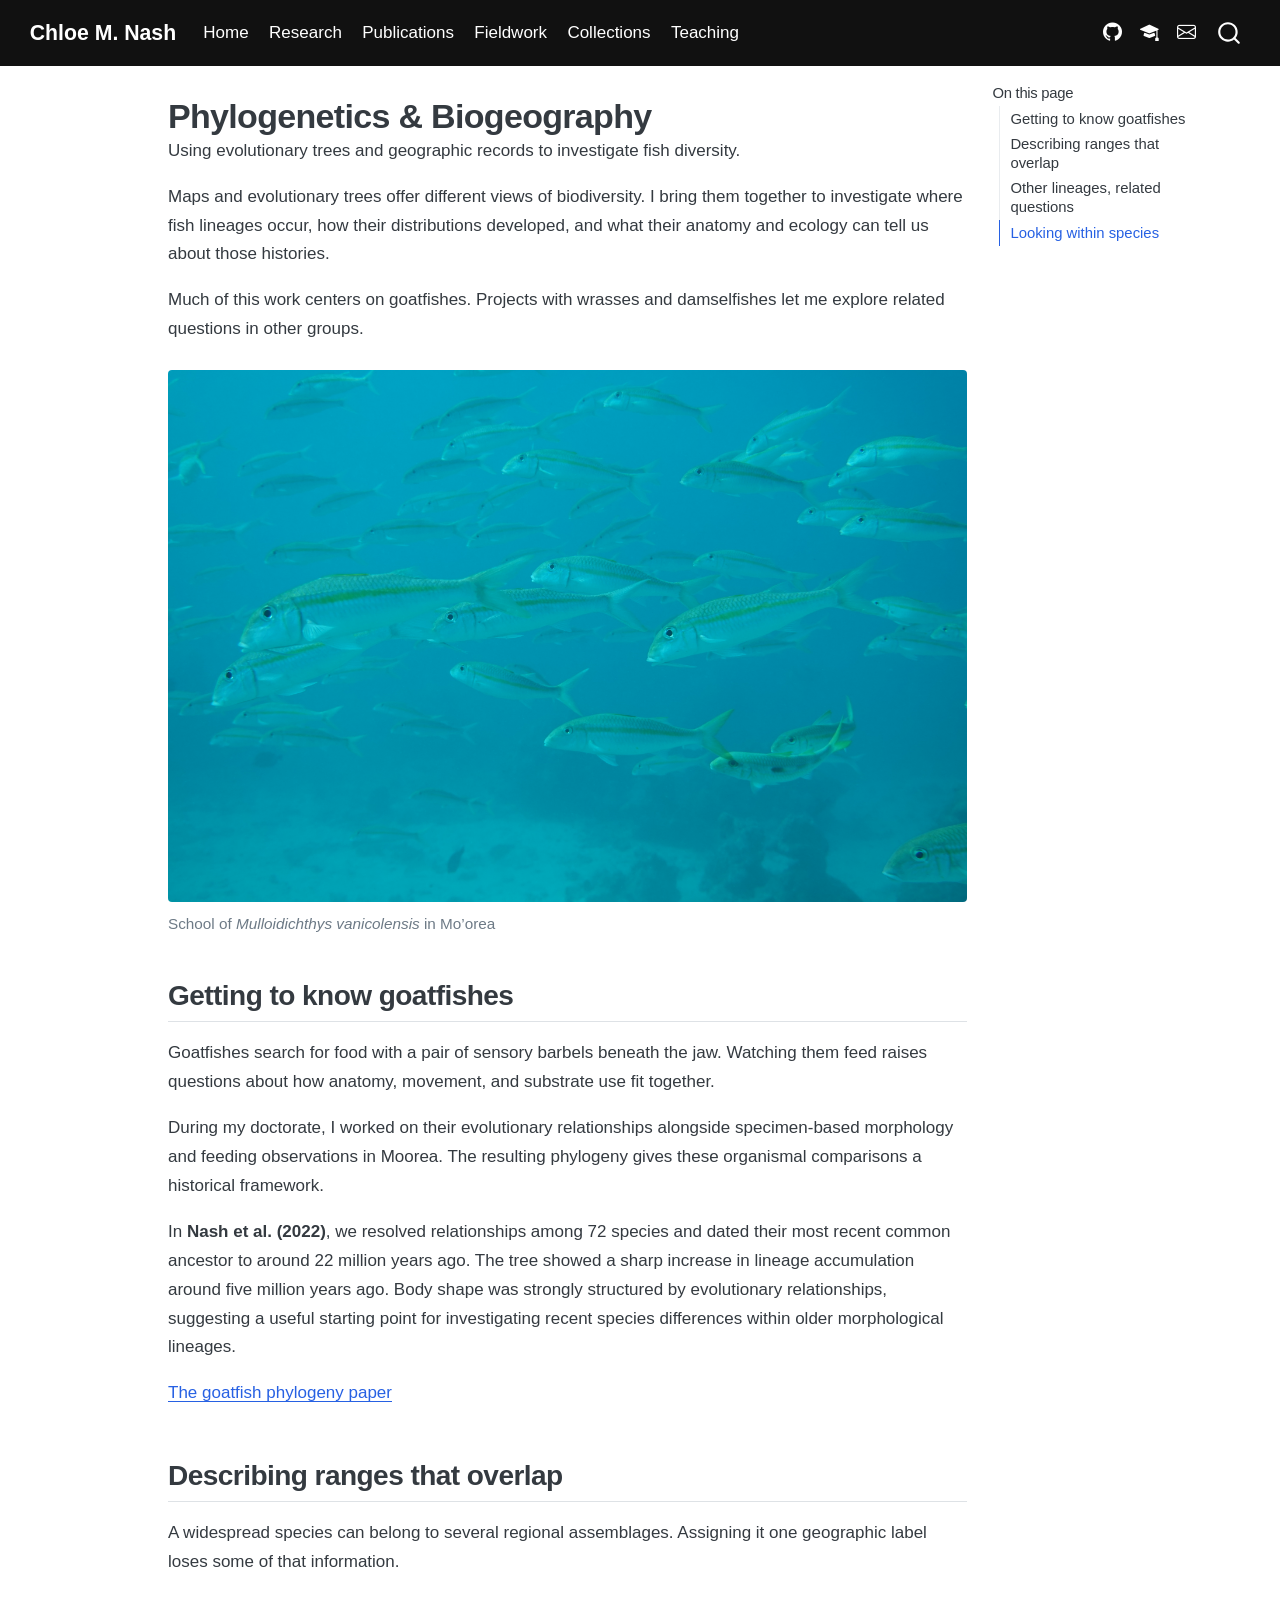
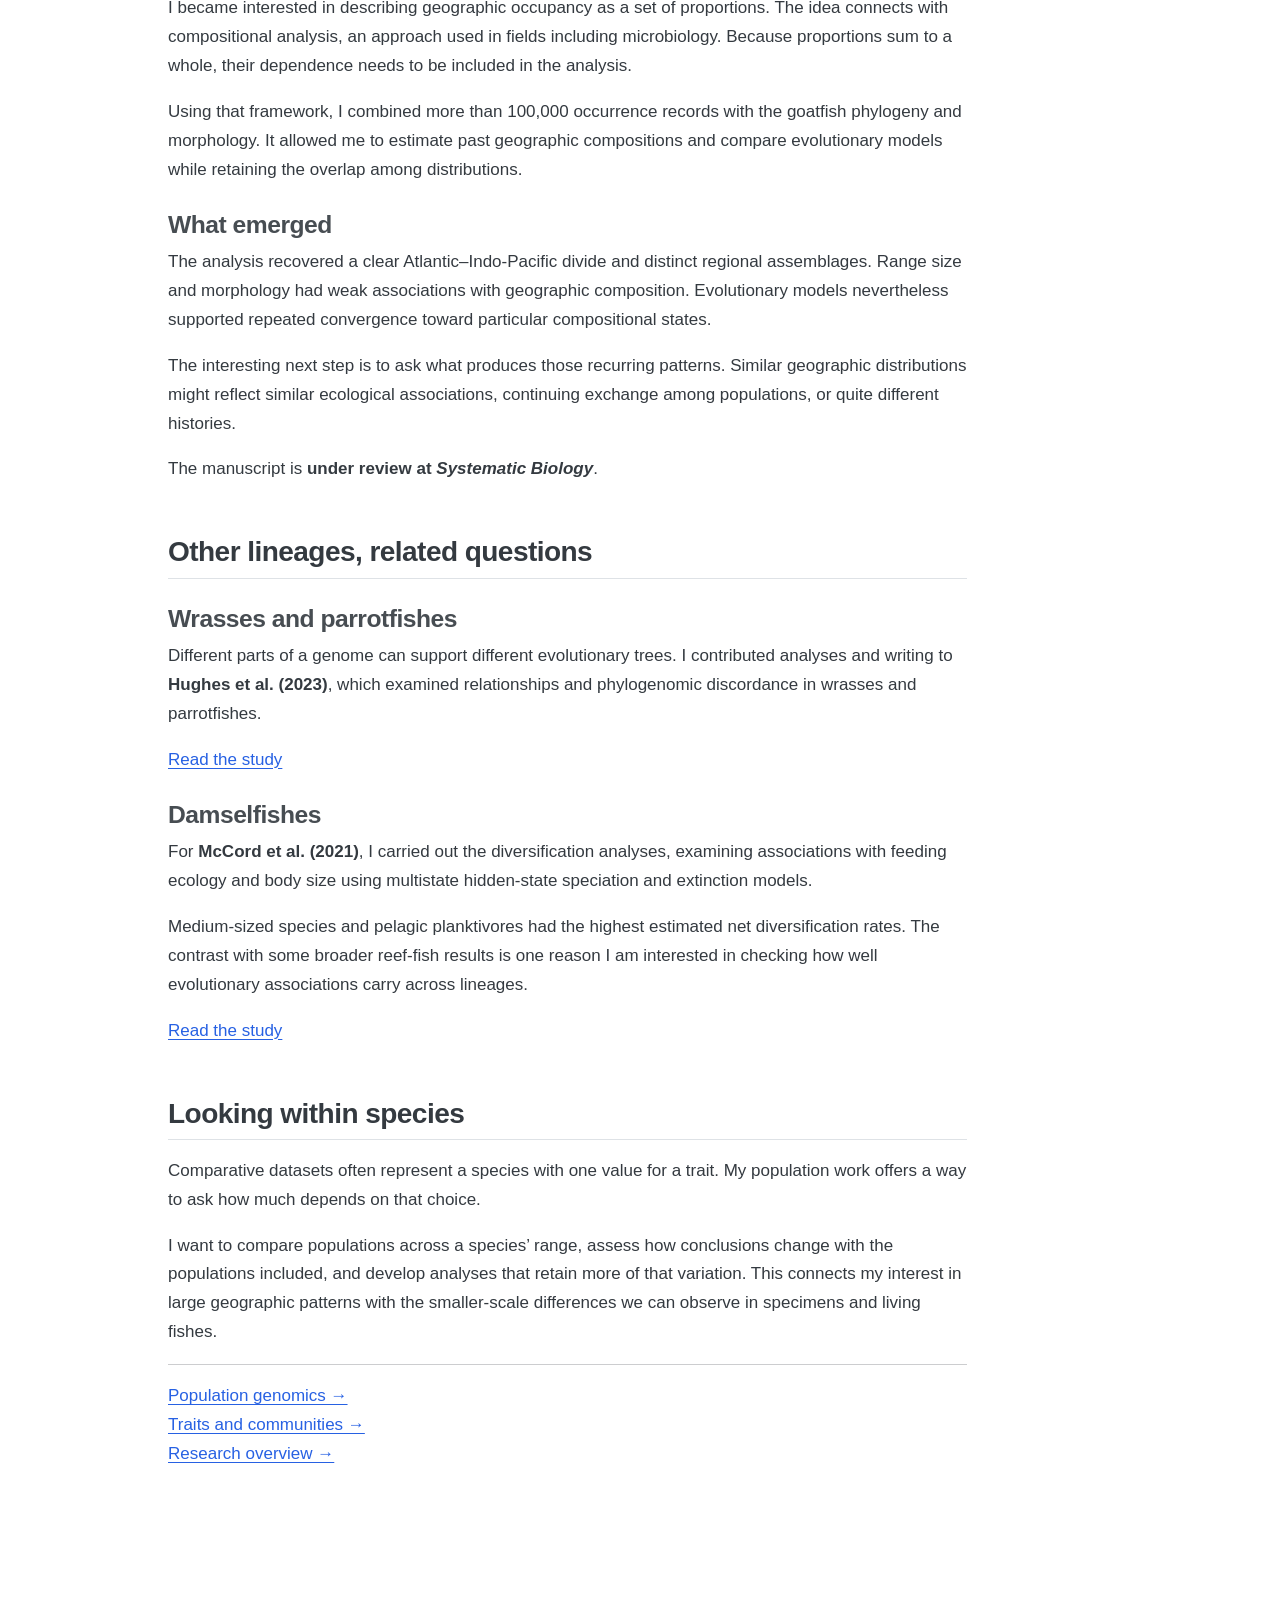
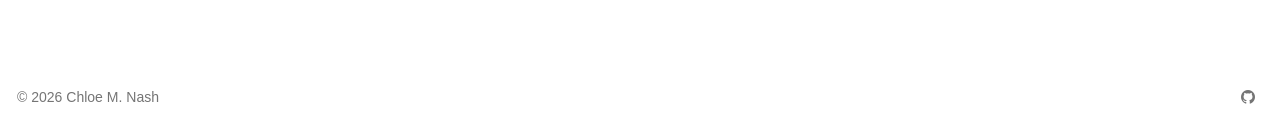
<file: research/biogeography.html>
<!DOCTYPE html>
<html xmlns="http://www.w3.org/1999/xhtml" lang="en" xml:lang="en"><head>

<meta charset="utf-8">
<meta name="generator" content="quarto-1.10.18">

<meta name="viewport" content="width=device-width, initial-scale=1.0, user-scalable=yes">

<meta name="description" content="Using evolutionary trees and geographic records to investigate fish diversity.">

<title>Phylogenetics &amp; Biogeography – Chloe M. Nash</title>
<style>
/* Default styles provided by pandoc.
** See https://pandoc.org/MANUAL.html#variables-for-html for config info.
*/
span.smallcaps{font-variant: small-caps;}
div.columns{display: flex; gap: 1.5em;}
div.column{flex: auto;}
@media screen {
div.columns{gap: min(4vw, 1.5em);}
div.column{overflow-x: auto;}
}
div.hanging-indent{margin-left: 1.5em; text-indent: -1.5em;}
ul.task-list{list-style: none;}
ul.task-list li input[type="checkbox"] {
  width: 0.8em;
  margin: 0 0.8em 0.2em -1em; /* quarto-specific, see https://github.com/quarto-dev/quarto-cli/issues/4556 */ 
  vertical-align: middle;
}
</style>


<script src="../site_libs/quarto-nav/quarto-nav.js"></script>
<script src="../site_libs/quarto-nav/headroom.min.js"></script>
<script src="../site_libs/clipboard/clipboard.min.js"></script>
<script src="../site_libs/quarto-search/autocomplete.umd.js"></script>
<script src="../site_libs/quarto-search/fuse.min.js"></script>
<script src="../site_libs/quarto-search/quarto-search.js"></script>
<meta name="quarto:offset" content="../">
<script src="../site_libs/quarto-html/quarto.js" type="module"></script>
<script src="../site_libs/quarto-html/tabsets/tabsets.js" type="module"></script>
<script src="../site_libs/quarto-html/popper.min.js"></script>
<script src="../site_libs/quarto-html/tippy.umd.min.js"></script>
<script src="../site_libs/quarto-html/anchor.min.js"></script>
<link href="../site_libs/quarto-html/tippy.css" rel="stylesheet">
<link href="../site_libs/quarto-html/quarto-syntax-highlighting-64a204ab8560d761af7679ceaba22944.css" rel="stylesheet" id="quarto-text-highlighting-styles">
<script src="../site_libs/bootstrap/bootstrap.min.js"></script>
<link href="../site_libs/bootstrap/bootstrap-icons.css" rel="stylesheet">
<link href="../site_libs/bootstrap/bootstrap-cafadecbec5bc79638d90c62db75d79c.min.css" rel="stylesheet" append-hash="true" id="quarto-bootstrap" data-mode="light">
<script id="quarto-search-options" type="application/json">{
  "location": "navbar",
  "copy-button": false,
  "collapse-after": 3,
  "panel-placement": "end",
  "type": "overlay",
  "limit": 50,
  "keyboard-shortcut": [
    "f",
    "/",
    "s"
  ],
  "show-item-context": false,
  "language": {
    "search-no-results-text": "No results",
    "search-matching-documents-text": "matching documents",
    "search-copy-link-title": "Copy link to search",
    "search-hide-matches-text": "Hide additional matches",
    "search-more-match-text": "more match in this document",
    "search-more-matches-text": "more matches in this document",
    "search-clear-button-title": "Clear",
    "search-text-placeholder": "",
    "search-detached-cancel-button-title": "Cancel",
    "search-submit-button-title": "Submit",
    "search-label": "Search"
  }
}</script>
<style>html{ scroll-behavior: smooth; }</style>


<link rel="stylesheet" href="../styles.css">
</head>

<body class="nav-fixed quarto-light">

<div id="quarto-search-results"></div>
  <header id="quarto-header" class="headroom fixed-top">
    <nav class="navbar navbar-expand-lg " data-bs-theme="dark">
      <div class="navbar-container container-fluid">
      <div class="navbar-brand-container mx-auto">
    <a class="navbar-brand" href="../index.html">
    <span class="navbar-title">Chloe M. Nash</span>
    </a>
  </div>
            <div id="quarto-search" class="" title="Search"></div>
          <button class="navbar-toggler" type="button" data-bs-toggle="collapse" data-bs-target="#navbarCollapse" aria-controls="navbarCollapse" role="menu" aria-expanded="false" aria-label="Toggle navigation" onclick="if (window.quartoToggleHeadroom) { window.quartoToggleHeadroom(); }">
  <span class="navbar-toggler-icon"></span>
</button>
          <div class="collapse navbar-collapse" id="navbarCollapse">
            <ul class="navbar-nav navbar-nav-scroll me-auto">
  <li class="nav-item">
    <a class="nav-link" href="../index.html"> 
<span class="menu-text">Home</span></a>
  </li>  
  <li class="nav-item">
    <a class="nav-link" href="../research.html"> 
<span class="menu-text">Research</span></a>
  </li>  
  <li class="nav-item">
    <a class="nav-link" href="../publications.html"> 
<span class="menu-text">Publications</span></a>
  </li>  
  <li class="nav-item">
    <a class="nav-link" href="../fieldwork.html"> 
<span class="menu-text">Fieldwork</span></a>
  </li>  
  <li class="nav-item">
    <a class="nav-link" href="../collections.html"> 
<span class="menu-text">Collections</span></a>
  </li>  
  <li class="nav-item">
    <a class="nav-link" href="../teaching.html"> 
<span class="menu-text">Teaching</span></a>
  </li>  
</ul>
            <ul class="navbar-nav navbar-nav-scroll ms-auto">
  <li class="nav-item compact">
    <a class="nav-link" href="https://github.com/cmnash"> <i class="bi bi-github" role="img">
</i> 
<span class="menu-text"></span></a>
  </li>  
  <li class="nav-item compact">
    <a class="nav-link" href="https://scholar.google.com/citations?user=J3GSWI4AAAAJ&amp;hl=en"> <i class="bi bi-mortarboard-fill" role="img">
</i> 
<span class="menu-text"></span></a>
  </li>  
  <li class="nav-item compact">
    <a class="nav-link" href="mailto:cmnash12@gmail.com"> <i class="bi bi-envelope" role="img">
</i> 
<span class="menu-text"></span></a>
  </li>  
</ul>
          </div> <!-- /navcollapse -->
            <div class="quarto-navbar-tools">
</div>
      </div> <!-- /container-fluid -->
    </nav>
</header>
<!-- content -->
<div id="quarto-content" class="quarto-container page-columns page-rows-contents page-layout-article page-navbar">
<!-- sidebar -->
<!-- margin-sidebar -->
    <div id="quarto-margin-sidebar" class="sidebar margin-sidebar">
        <nav id="TOC" role="doc-toc" class="toc-active">
    <h2 id="toc-title">On this page</h2>
   
  <ul>
  <li><a href="#getting-to-know-goatfishes" id="toc-getting-to-know-goatfishes" class="nav-link active" data-scroll-target="#getting-to-know-goatfishes">Getting to know goatfishes</a></li>
  <li><a href="#describing-ranges-that-overlap" id="toc-describing-ranges-that-overlap" class="nav-link" data-scroll-target="#describing-ranges-that-overlap">Describing ranges that overlap</a>
  <ul class="collapse">
  <li><a href="#what-emerged" id="toc-what-emerged" class="nav-link" data-scroll-target="#what-emerged">What emerged</a></li>
  </ul></li>
  <li><a href="#other-lineages-related-questions" id="toc-other-lineages-related-questions" class="nav-link" data-scroll-target="#other-lineages-related-questions">Other lineages, related questions</a>
  <ul class="collapse">
  <li><a href="#wrasses-and-parrotfishes" id="toc-wrasses-and-parrotfishes" class="nav-link" data-scroll-target="#wrasses-and-parrotfishes">Wrasses and parrotfishes</a></li>
  <li><a href="#damselfishes" id="toc-damselfishes" class="nav-link" data-scroll-target="#damselfishes">Damselfishes</a></li>
  </ul></li>
  <li><a href="#looking-within-species" id="toc-looking-within-species" class="nav-link" data-scroll-target="#looking-within-species">Looking within species</a></li>
  </ul>
</nav>
    </div>
<!-- main -->
<main class="content" id="quarto-document-content">

<header id="title-block-header" class="quarto-title-block default">
<div class="quarto-title">
<h1 class="title">Phylogenetics &amp; Biogeography</h1>
</div>

<div>
  <div class="description">
    Using evolutionary trees and geographic records to investigate fish diversity.
  </div>
</div>


<div class="quarto-title-meta">

    
  
    
  </div>
  


</header>


<p>Maps and evolutionary trees offer different views of biodiversity. I bring them together to investigate where fish lineages occur, how their distributions developed, and what their anatomy and ecology can tell us about those histories.</p>
<p>Much of this work centers on goatfishes. Projects with wrasses and damselfishes let me explore related questions in other groups.</p>
<div class="quarto-figure quarto-figure-center">
<figure class="figure">
<p><img src="../images/research/goatfish2.jpeg" class="img-fluid figure-img"></p>
<figcaption>School of <i>Mulloidichthys vanicolensis</i> in Mo’orea</figcaption>
</figure>
</div>
<section id="getting-to-know-goatfishes" class="level2">
<h2 class="anchored" data-anchor-id="getting-to-know-goatfishes">Getting to know goatfishes</h2>
<p>Goatfishes search for food with a pair of sensory barbels beneath the jaw. Watching them feed raises questions about how anatomy, movement, and substrate use fit together.</p>
<p>During my doctorate, I worked on their evolutionary relationships alongside specimen-based morphology and feeding observations in Moorea. The resulting phylogeny gives these organismal comparisons a historical framework.</p>
<p>In <strong>Nash et al.&nbsp;(2022)</strong>, we resolved relationships among 72 species and dated their most recent common ancestor to around 22 million years ago. The tree showed a sharp increase in lineage accumulation around five million years ago. Body shape was strongly structured by evolutionary relationships, suggesting a useful starting point for investigating recent species differences within older morphological lineages.</p>
<p><a href="https://doi.org/10.1016/j.ympev.2022.107616">The goatfish phylogeny paper</a></p>
</section>
<section id="describing-ranges-that-overlap" class="level2">
<h2 class="anchored" data-anchor-id="describing-ranges-that-overlap">Describing ranges that overlap</h2>
<p>A widespread species can belong to several regional assemblages. Assigning it one geographic label loses some of that information.</p>
<p>I became interested in describing geographic occupancy as a set of proportions. The idea connects with compositional analysis, an approach used in fields including microbiology. Because proportions sum to a whole, their dependence needs to be included in the analysis.</p>
<p>Using that framework, I combined more than 100,000 occurrence records with the goatfish phylogeny and morphology. It allowed me to estimate past geographic compositions and compare evolutionary models while retaining the overlap among distributions.</p>
<section id="what-emerged" class="level3">
<h3 class="anchored" data-anchor-id="what-emerged">What emerged</h3>
<p>The analysis recovered a clear Atlantic–Indo-Pacific divide and distinct regional assemblages. Range size and morphology had weak associations with geographic composition. Evolutionary models nevertheless supported repeated convergence toward particular compositional states.</p>
<p>The interesting next step is to ask what produces those recurring patterns. Similar geographic distributions might reflect similar ecological associations, continuing exchange among populations, or quite different histories.</p>
<p>The manuscript is <strong>under review at <em>Systematic Biology</em></strong>.</p>
</section>
</section>
<section id="other-lineages-related-questions" class="level2">
<h2 class="anchored" data-anchor-id="other-lineages-related-questions">Other lineages, related questions</h2>
<section id="wrasses-and-parrotfishes" class="level3">
<h3 class="anchored" data-anchor-id="wrasses-and-parrotfishes">Wrasses and parrotfishes</h3>
<p>Different parts of a genome can support different evolutionary trees. I contributed analyses and writing to <strong>Hughes et al.&nbsp;(2023)</strong>, which examined relationships and phylogenomic discordance in wrasses and parrotfishes.</p>
<p><a href="https://doi.org/10.1093/sysbio/syac072">Read the study</a></p>
</section>
<section id="damselfishes" class="level3">
<h3 class="anchored" data-anchor-id="damselfishes">Damselfishes</h3>
<p>For <strong>McCord et al.&nbsp;(2021)</strong>, I carried out the diversification analyses, examining associations with feeding ecology and body size using multistate hidden-state speciation and extinction models.</p>
<p>Medium-sized species and pelagic planktivores had the highest estimated net diversification rates. The contrast with some broader reef-fish results is one reason I am interested in checking how well evolutionary associations carry across lineages.</p>
<p><a href="https://doi.org/10.1371/journal.pone.0258889">Read the study</a></p>
</section>
</section>
<section id="looking-within-species" class="level2">
<h2 class="anchored" data-anchor-id="looking-within-species">Looking within species</h2>
<p>Comparative datasets often represent a species with one value for a trait. My population work offers a way to ask how much depends on that choice.</p>
<p>I want to compare populations across a species’ range, assess how conclusions change with the populations included, and develop analyses that retain more of that variation. This connects my interest in large geographic patterns with the smaller-scale differences we can observe in specimens and living fishes.</p>
<hr>
<p><a href="../research/genomics.html">Population genomics →</a><br>
<a href="../research/traits.html">Traits and communities →</a><br>
<a href="../research.html">Research overview →</a></p>


</section>

</main> <!-- /main -->
<script id="quarto-html-after-body" type="application/javascript">
  window.document.addEventListener("DOMContentLoaded", function (event) {
    const icon = "";
    const anchorJS = new window.AnchorJS();
    anchorJS.options = {
      placement: 'right',
      icon: icon
    };
    anchorJS.add('.anchored');
    const isCodeAnnotation = (el) => {
      for (const clz of el.classList) {
        if (clz.startsWith('code-annotation-')) {                     
          return true;
        }
      }
      return false;
    }
    const onCopySuccess = function(e) {
      // button target
      const button = e.trigger;
      // don't keep focus
      button.blur();
      // flash "checked"
      button.classList.add('code-copy-button-checked');
      var currentTitle = button.getAttribute("title");
      button.setAttribute("title", "Copied!");
      let tooltip;
      if (window.bootstrap) {
        button.setAttribute("data-bs-toggle", "tooltip");
        button.setAttribute("data-bs-placement", "left");
        button.setAttribute("data-bs-title", "Copied!");
        tooltip = new bootstrap.Tooltip(button, 
          { trigger: "manual", 
            customClass: "code-copy-button-tooltip",
            offset: [0, -8]});
        tooltip.show();    
      }
      setTimeout(function() {
        if (tooltip) {
          tooltip.hide();
          button.removeAttribute("data-bs-title");
          button.removeAttribute("data-bs-toggle");
          button.removeAttribute("data-bs-placement");
        }
        button.setAttribute("title", currentTitle);
        button.classList.remove('code-copy-button-checked');
      }, 1000);
      // clear code selection
      e.clearSelection();
    }
    const getTextToCopy = function(trigger) {
      const outerScaffold = trigger.parentElement.cloneNode(true);
      const codeEl = outerScaffold.querySelector('code');
      for (const childEl of codeEl.children) {
        if (isCodeAnnotation(childEl)) {
          childEl.remove();
        }
      }
      return codeEl.innerText;
    }
    const clipboard = new window.ClipboardJS('.code-copy-button:not([data-in-quarto-modal])', {
      text: getTextToCopy
    });
    clipboard.on('success', onCopySuccess);
    if (window.document.getElementById('quarto-embedded-source-code-modal')) {
      const clipboardModal = new window.ClipboardJS('.code-copy-button[data-in-quarto-modal]', {
        text: getTextToCopy,
        container: window.document.getElementById('quarto-embedded-source-code-modal')
      });
      clipboardModal.on('success', onCopySuccess);
    }
      var localhostRegex = new RegExp(/^(?:http|https):\/\/localhost\:?[0-9]*\//);
      var mailtoRegex = new RegExp(/^mailto:/);
        var filterRegex = new RegExp('/' + window.location.host + '/');
      var isInternal = (href) => {
          return filterRegex.test(href) || localhostRegex.test(href) || mailtoRegex.test(href);
      }
      // Inspect non-navigation links and adorn them if external
     var links = window.document.querySelectorAll('a[href]:not(.nav-link):not(.navbar-brand):not(.toc-action):not(.sidebar-link):not(.sidebar-item-toggle):not(.pagination-link):not(.no-external):not([aria-hidden]):not(.dropdown-item):not(.quarto-navigation-tool):not(.about-link)');
      for (var i=0; i<links.length; i++) {
        const link = links[i];
        if (!isInternal(link.href)) {
          // undo the damage that might have been done by quarto-nav.js in the case of
          // links that we want to consider external
          if (link.dataset.originalHref !== undefined) {
            link.href = link.dataset.originalHref;
          }
        }
      }
    function tippyHover(el, contentFn, onTriggerFn, onUntriggerFn) {
      const config = {
        allowHTML: true,
        maxWidth: 500,
        delay: 100,
        arrow: false,
        appendTo: function(el) {
            return el.parentElement;
        },
        interactive: true,
        interactiveBorder: 10,
        theme: 'quarto',
        placement: 'bottom-start',
      };
      if (contentFn) {
        config.content = contentFn;
      }
      if (onTriggerFn) {
        config.onTrigger = onTriggerFn;
      }
      if (onUntriggerFn) {
        config.onUntrigger = onUntriggerFn;
      }
      window.tippy(el, config); 
    }
    const noterefs = window.document.querySelectorAll('a[role="doc-noteref"]');
    for (var i=0; i<noterefs.length; i++) {
      const ref = noterefs[i];
      tippyHover(ref, function() {
        // use id or data attribute instead here
        let href = ref.getAttribute('data-footnote-href') || ref.getAttribute('href');
        try { href = new URL(href).hash; } catch {}
        const id = href.replace(/^#\/?/, "");
        const note = window.document.getElementById(id);
        if (note) {
          return note.innerHTML;
        } else {
          return "";
        }
      });
    }
    const xrefs = window.document.querySelectorAll('a.quarto-xref');
    const processXRef = (id, note) => {
      // Strip column container classes
      const stripColumnClz = (el) => {
        el.classList.remove("page-full", "page-columns");
        if (el.children) {
          for (const child of el.children) {
            stripColumnClz(child);
          }
        }
      }
      stripColumnClz(note)
      if (id === null || id.startsWith('sec-')) {
        // Special case sections, only their first couple elements
        const container = document.createElement("div");
        if (note.children && note.children.length > 2) {
          container.appendChild(note.children[0].cloneNode(true));
          for (let i = 1; i < note.children.length; i++) {
            const child = note.children[i];
            if (child.tagName === "P" && child.innerText === "") {
              continue;
            } else {
              container.appendChild(child.cloneNode(true));
              break;
            }
          }
          if (window.Quarto?.typesetMath) {
            window.Quarto.typesetMath(container);
          }
          return container.innerHTML
        } else {
          if (window.Quarto?.typesetMath) {
            window.Quarto.typesetMath(note);
          }
          return note.innerHTML;
        }
      } else {
        // Remove any anchor links if they are present
        const anchorLink = note.querySelector('a.anchorjs-link');
        if (anchorLink) {
          anchorLink.remove();
        }
        if (window.Quarto?.typesetMath) {
          window.Quarto.typesetMath(note);
        }
        if (note.classList.contains("callout")) {
          return note.outerHTML;
        } else {
          return note.innerHTML;
        }
      }
    }
    for (var i=0; i<xrefs.length; i++) {
      const xref = xrefs[i];
      tippyHover(xref, undefined, function(instance) {
        instance.disable();
        let url = xref.getAttribute('href');
        let hash = undefined; 
        if (url.startsWith('#')) {
          hash = url;
        } else {
          try { hash = new URL(url).hash; } catch {}
        }
        if (hash) {
          const id = hash.replace(/^#\/?/, "");
          const note = window.document.getElementById(id);
          if (note !== null) {
            try {
              const html = processXRef(id, note.cloneNode(true));
              instance.setContent(html);
            } finally {
              instance.enable();
              instance.show();
            }
          } else {
            // See if we can fetch this
            fetch(url.split('#')[0])
            .then(res => res.text())
            .then(html => {
              const parser = new DOMParser();
              const htmlDoc = parser.parseFromString(html, "text/html");
              const note = htmlDoc.getElementById(id);
              if (note !== null) {
                const html = processXRef(id, note);
                instance.setContent(html);
              } 
            }).finally(() => {
              instance.enable();
              instance.show();
            });
          }
        } else {
          // See if we can fetch a full url (with no hash to target)
          // This is a special case and we should probably do some content thinning / targeting
          fetch(url)
          .then(res => res.text())
          .then(html => {
            const parser = new DOMParser();
            const htmlDoc = parser.parseFromString(html, "text/html");
            const note = htmlDoc.querySelector('main.content');
            if (note !== null) {
              // This should only happen for chapter cross references
              // (since there is no id in the URL)
              // remove the first header
              if (note.children.length > 0 && note.children[0].tagName === "HEADER") {
                note.children[0].remove();
              }
              const html = processXRef(null, note);
              instance.setContent(html);
            } 
          }).finally(() => {
            instance.enable();
            instance.show();
          });
        }
      }, function(instance) {
      });
    }
        let selectedAnnoteEl;
        const selectorForAnnotation = ( cell, annotation) => {
          let cellAttr = 'data-code-cell="' + cell + '"';
          let lineAttr = 'data-code-annotation="' +  annotation + '"';
          const selector = 'span[' + cellAttr + '][' + lineAttr + ']';
          return selector;
        }
        const selectCodeLines = (annoteEl) => {
          const doc = window.document;
          const targetCell = annoteEl.getAttribute("data-target-cell");
          const targetAnnotation = annoteEl.getAttribute("data-target-annotation");
          const annoteSpan = window.document.querySelector(selectorForAnnotation(targetCell, targetAnnotation));
          const lines = annoteSpan.getAttribute("data-code-lines").split(",");
          const lineIds = lines.map((line) => {
            return targetCell + "-" + line;
          })
          let top = null;
          let height = null;
          let parent = null;
          if (lineIds.length > 0) {
              //compute the position of the single el (top and bottom and make a div)
              const el = window.document.getElementById(lineIds[0]);
              top = el.offsetTop;
              height = el.offsetHeight;
              parent = el.parentElement.parentElement;
            if (lineIds.length > 1) {
              const lastEl = window.document.getElementById(lineIds[lineIds.length - 1]);
              const bottom = lastEl.offsetTop + lastEl.offsetHeight;
              height = bottom - top;
            }
            if (top !== null && height !== null && parent !== null) {
              // cook up a div (if necessary) and position it 
              let div = window.document.getElementById("code-annotation-line-highlight");
              if (div === null) {
                div = window.document.createElement("div");
                div.setAttribute("id", "code-annotation-line-highlight");
                div.style.position = 'absolute';
                parent.appendChild(div);
              }
              div.style.top = top - 2 + "px";
              div.style.height = height + 4 + "px";
              div.style.left = 0;
              let gutterDiv = window.document.getElementById("code-annotation-line-highlight-gutter");
              if (gutterDiv === null) {
                gutterDiv = window.document.createElement("div");
                gutterDiv.setAttribute("id", "code-annotation-line-highlight-gutter");
                gutterDiv.style.position = 'absolute';
                const codeCell = window.document.getElementById(targetCell);
                const gutter = codeCell.querySelector('.code-annotation-gutter');
                gutter.appendChild(gutterDiv);
              }
              gutterDiv.style.top = top - 2 + "px";
              gutterDiv.style.height = height + 4 + "px";
            }
            selectedAnnoteEl = annoteEl;
          }
        };
        const unselectCodeLines = () => {
          const elementsIds = ["code-annotation-line-highlight", "code-annotation-line-highlight-gutter"];
          elementsIds.forEach((elId) => {
            const div = window.document.getElementById(elId);
            if (div) {
              div.remove();
            }
          });
          selectedAnnoteEl = undefined;
        };
          // Handle positioning of the toggle
      window.addEventListener(
        "resize",
        throttle(() => {
          elRect = undefined;
          if (selectedAnnoteEl) {
            selectCodeLines(selectedAnnoteEl);
          }
        }, 10)
      );
      function throttle(fn, ms) {
      let throttle = false;
      let timer;
        return (...args) => {
          if(!throttle) { // first call gets through
              fn.apply(this, args);
              throttle = true;
          } else { // all the others get throttled
              if(timer) clearTimeout(timer); // cancel #2
              timer = setTimeout(() => {
                fn.apply(this, args);
                timer = throttle = false;
              }, ms);
          }
        };
      }
        // Attach click handler to the DT
        const annoteDls = window.document.querySelectorAll('dt[data-target-cell]');
        for (const annoteDlNode of annoteDls) {
          annoteDlNode.addEventListener('click', (event) => {
            const clickedEl = event.target;
            if (clickedEl !== selectedAnnoteEl) {
              unselectCodeLines();
              const activeEl = window.document.querySelector('dt[data-target-cell].code-annotation-active');
              if (activeEl) {
                activeEl.classList.remove('code-annotation-active');
              }
              selectCodeLines(clickedEl);
              clickedEl.classList.add('code-annotation-active');
            } else {
              // Unselect the line
              unselectCodeLines();
              clickedEl.classList.remove('code-annotation-active');
            }
          });
        }
    const findCites = (el) => {
      const parentEl = el.parentElement;
      if (parentEl) {
        const cites = parentEl.dataset.cites;
        if (cites) {
          return {
            el,
            cites: cites.split(' ')
          };
        } else {
          return findCites(el.parentElement)
        }
      } else {
        return undefined;
      }
    };
    var bibliorefs = window.document.querySelectorAll('a[role="doc-biblioref"]');
    for (var i=0; i<bibliorefs.length; i++) {
      const ref = bibliorefs[i];
      const citeInfo = findCites(ref);
      if (citeInfo) {
        tippyHover(citeInfo.el, function() {
          var popup = window.document.createElement('div');
          citeInfo.cites.forEach(function(cite) {
            var citeDiv = window.document.createElement('div');
            citeDiv.classList.add('hanging-indent');
            citeDiv.classList.add('csl-entry');
            var biblioDiv = window.document.getElementById('ref-' + cite);
            if (biblioDiv) {
              citeDiv.innerHTML = biblioDiv.innerHTML;
            }
            popup.appendChild(citeDiv);
          });
          return popup.innerHTML;
        });
      }
    }
  });
  </script>
</div> <!-- /content -->
<footer class="footer">
  <div class="nav-footer">
    <div class="nav-footer-left">
<p>© 2026 Chloe M. Nash</p>
</div>   
    <div class="nav-footer-center">
      &nbsp;
    </div>
    <div class="nav-footer-right">
      <ul class="footer-items list-unstyled">
    <li class="nav-item compact">
    <a class="nav-link" href="https://github.com/cmnash">
      <i class="bi bi-github" role="img">
</i> 
    </a>
  </li>  
</ul>
    </div>
  </div>
</footer>




<script src="../site_libs/quarto-html/zenscroll-min.js"></script>
</body></html>
</file>
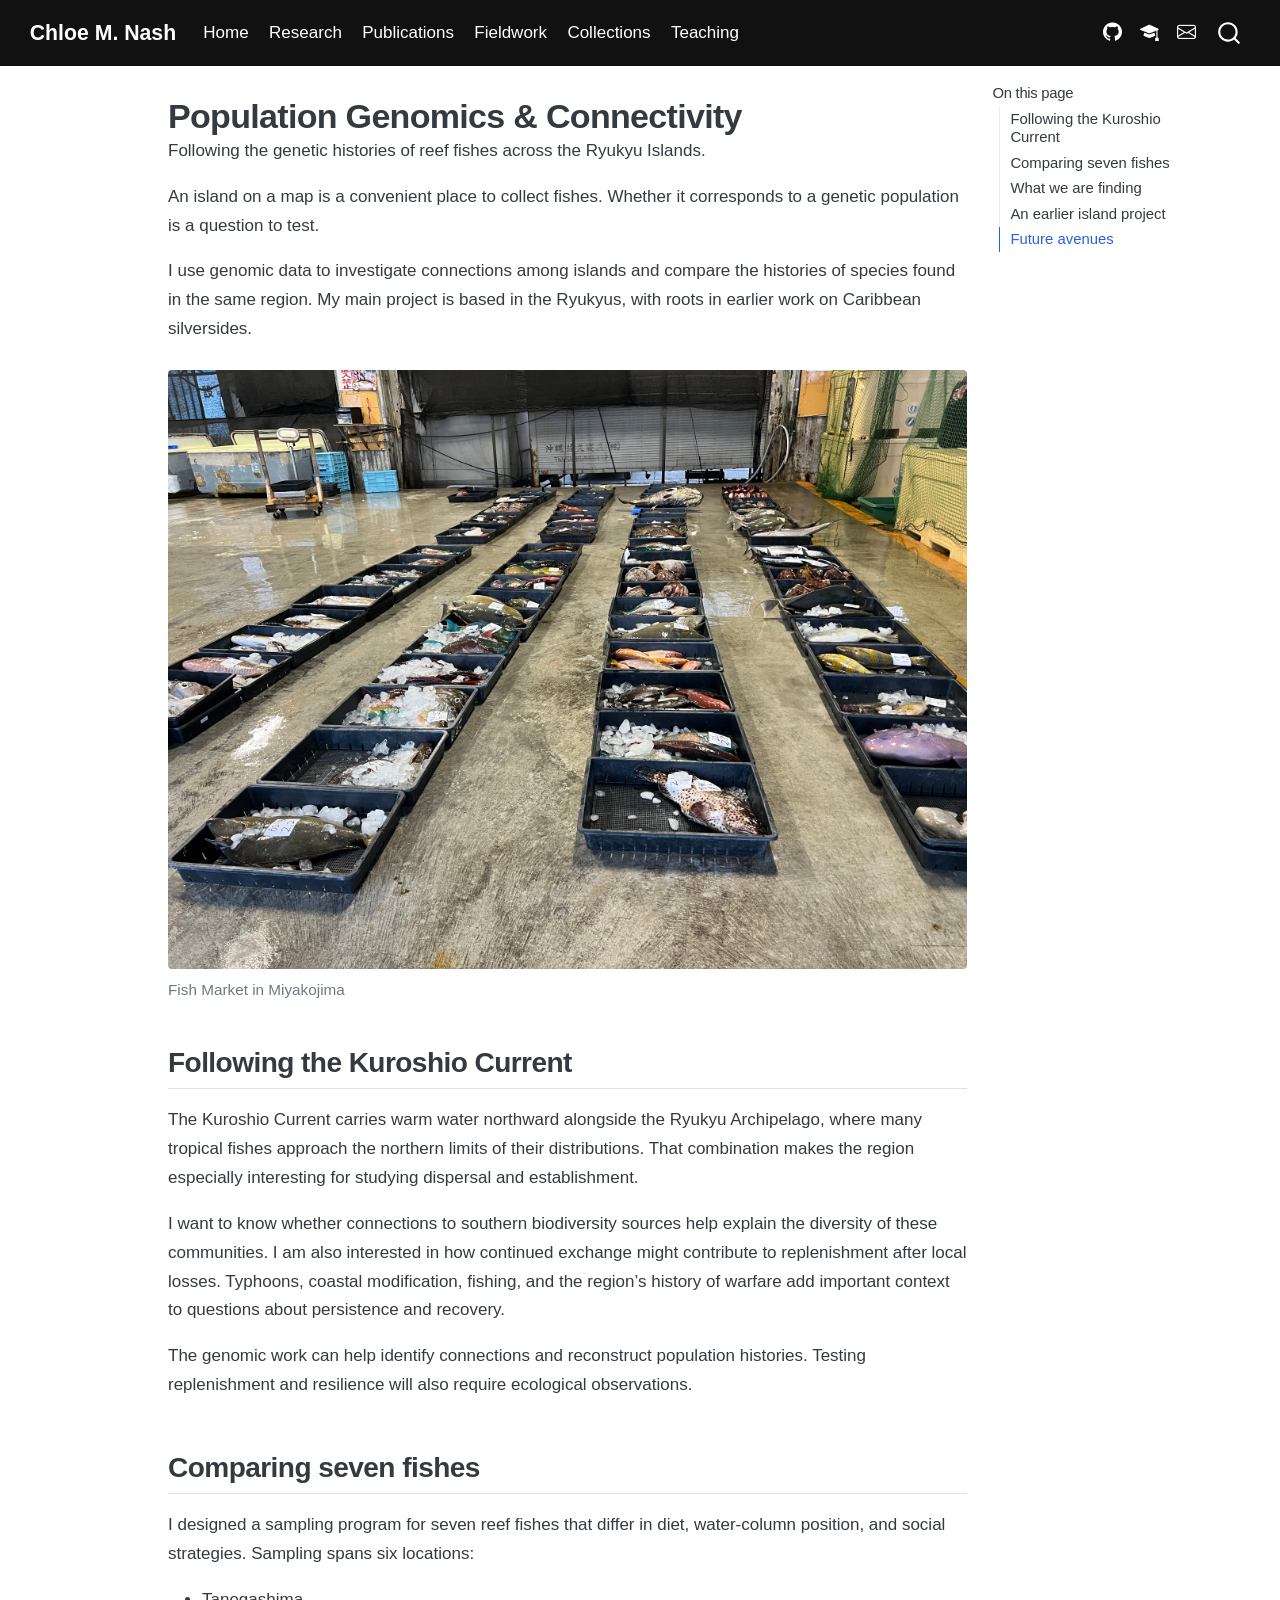
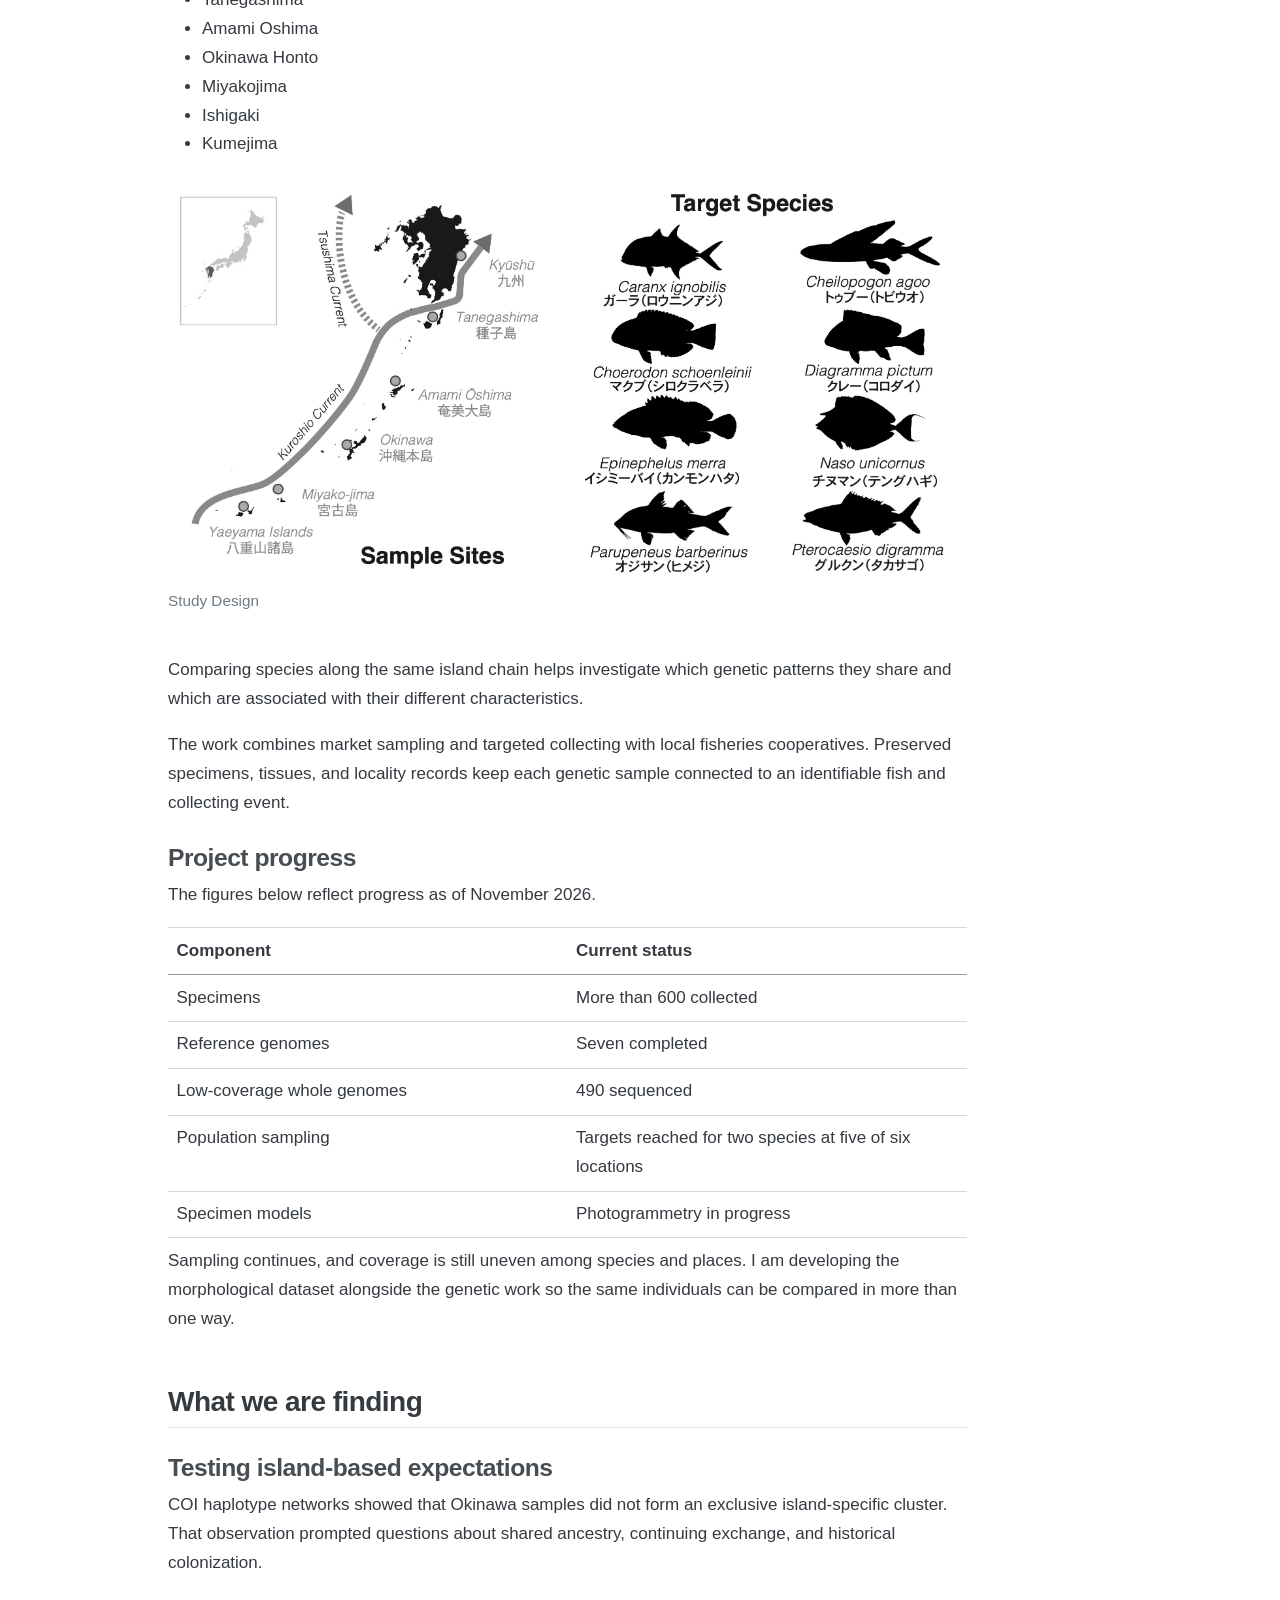
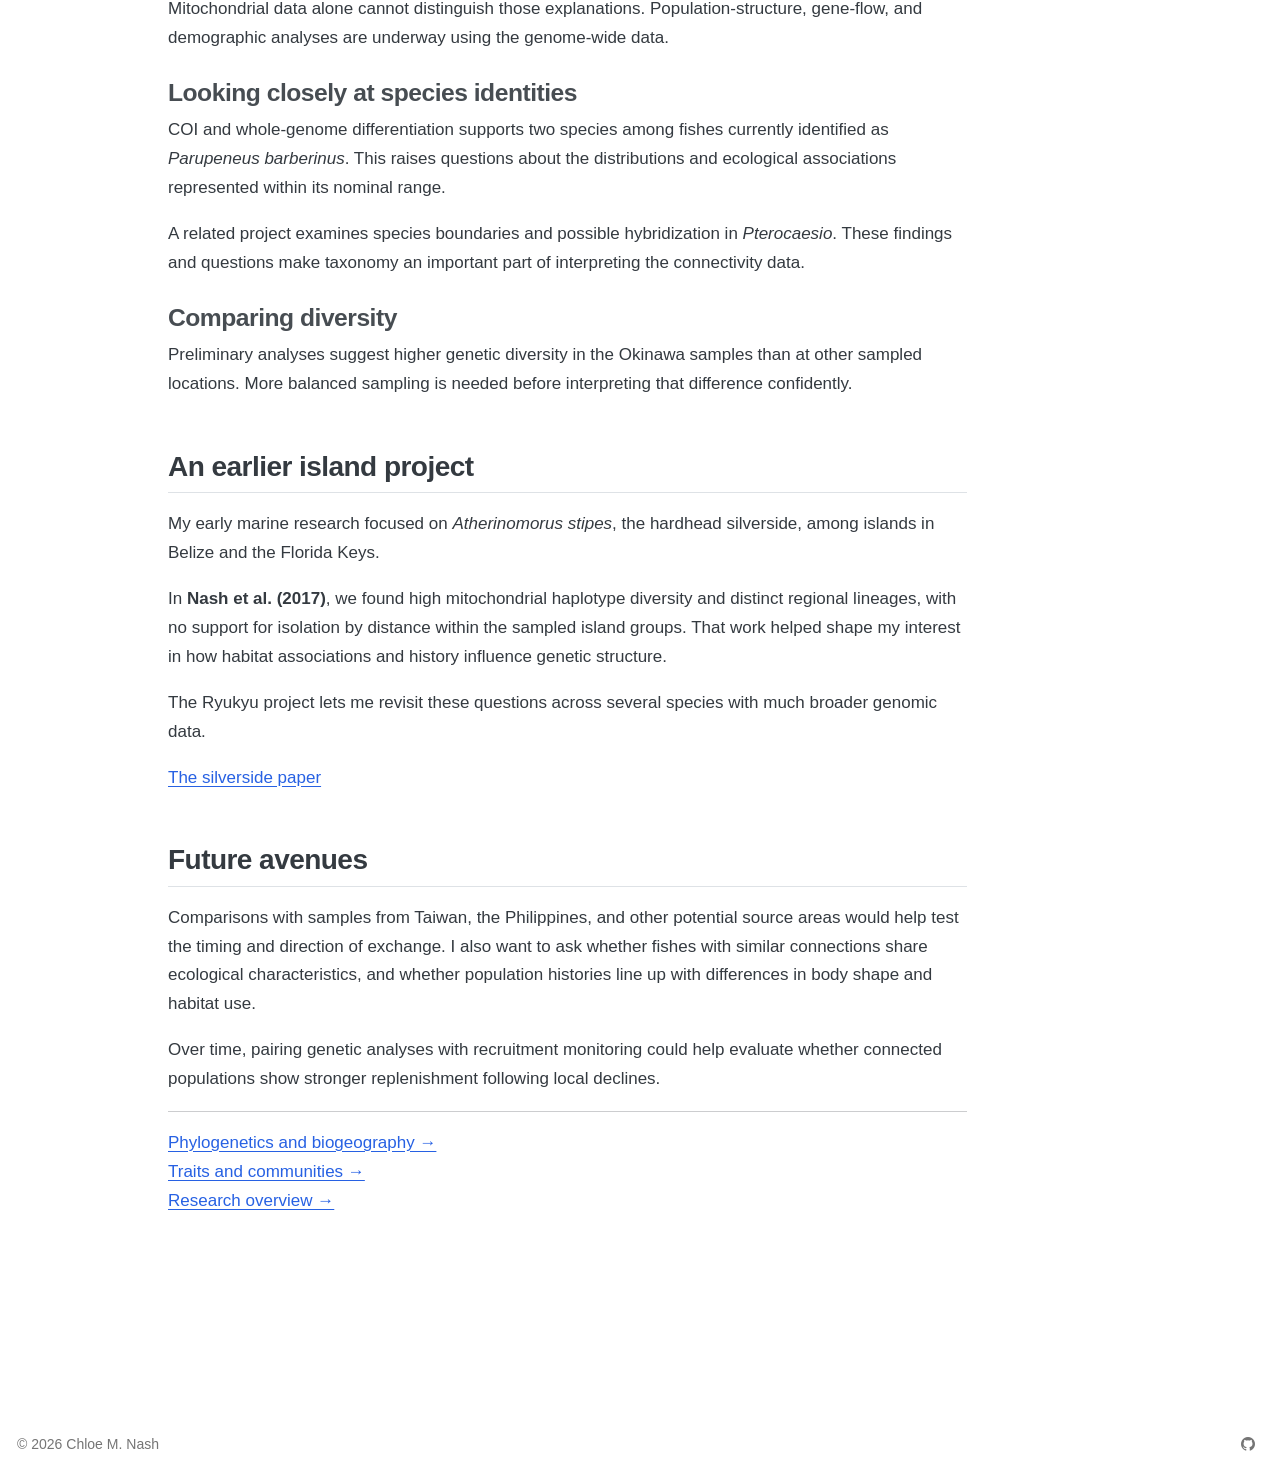
<file: research/genomics.html>
<!DOCTYPE html>
<html xmlns="http://www.w3.org/1999/xhtml" lang="en" xml:lang="en"><head>

<meta charset="utf-8">
<meta name="generator" content="quarto-1.10.18">

<meta name="viewport" content="width=device-width, initial-scale=1.0, user-scalable=yes">

<meta name="description" content="Following the genetic histories of reef fishes across the Ryukyu Islands.">

<title>Population Genomics &amp; Connectivity – Chloe M. Nash</title>
<style>
/* Default styles provided by pandoc.
** See https://pandoc.org/MANUAL.html#variables-for-html for config info.
*/
span.smallcaps{font-variant: small-caps;}
div.columns{display: flex; gap: 1.5em;}
div.column{flex: auto;}
@media screen {
div.columns{gap: min(4vw, 1.5em);}
div.column{overflow-x: auto;}
}
div.hanging-indent{margin-left: 1.5em; text-indent: -1.5em;}
ul.task-list{list-style: none;}
ul.task-list li input[type="checkbox"] {
  width: 0.8em;
  margin: 0 0.8em 0.2em -1em; /* quarto-specific, see https://github.com/quarto-dev/quarto-cli/issues/4556 */ 
  vertical-align: middle;
}
</style>


<script src="../site_libs/quarto-nav/quarto-nav.js"></script>
<script src="../site_libs/quarto-nav/headroom.min.js"></script>
<script src="../site_libs/clipboard/clipboard.min.js"></script>
<script src="../site_libs/quarto-search/autocomplete.umd.js"></script>
<script src="../site_libs/quarto-search/fuse.min.js"></script>
<script src="../site_libs/quarto-search/quarto-search.js"></script>
<meta name="quarto:offset" content="../">
<script src="../site_libs/quarto-html/quarto.js" type="module"></script>
<script src="../site_libs/quarto-html/tabsets/tabsets.js" type="module"></script>
<script src="../site_libs/quarto-html/popper.min.js"></script>
<script src="../site_libs/quarto-html/tippy.umd.min.js"></script>
<script src="../site_libs/quarto-html/anchor.min.js"></script>
<link href="../site_libs/quarto-html/tippy.css" rel="stylesheet">
<link href="../site_libs/quarto-html/quarto-syntax-highlighting-64a204ab8560d761af7679ceaba22944.css" rel="stylesheet" id="quarto-text-highlighting-styles">
<script src="../site_libs/bootstrap/bootstrap.min.js"></script>
<link href="../site_libs/bootstrap/bootstrap-icons.css" rel="stylesheet">
<link href="../site_libs/bootstrap/bootstrap-cafadecbec5bc79638d90c62db75d79c.min.css" rel="stylesheet" append-hash="true" id="quarto-bootstrap" data-mode="light">
<script id="quarto-search-options" type="application/json">{
  "location": "navbar",
  "copy-button": false,
  "collapse-after": 3,
  "panel-placement": "end",
  "type": "overlay",
  "limit": 50,
  "keyboard-shortcut": [
    "f",
    "/",
    "s"
  ],
  "show-item-context": false,
  "language": {
    "search-no-results-text": "No results",
    "search-matching-documents-text": "matching documents",
    "search-copy-link-title": "Copy link to search",
    "search-hide-matches-text": "Hide additional matches",
    "search-more-match-text": "more match in this document",
    "search-more-matches-text": "more matches in this document",
    "search-clear-button-title": "Clear",
    "search-text-placeholder": "",
    "search-detached-cancel-button-title": "Cancel",
    "search-submit-button-title": "Submit",
    "search-label": "Search"
  }
}</script>
<style>html{ scroll-behavior: smooth; }</style>


<link rel="stylesheet" href="../styles.css">
</head>

<body class="nav-fixed quarto-light">

<div id="quarto-search-results"></div>
  <header id="quarto-header" class="headroom fixed-top">
    <nav class="navbar navbar-expand-lg " data-bs-theme="dark">
      <div class="navbar-container container-fluid">
      <div class="navbar-brand-container mx-auto">
    <a class="navbar-brand" href="../index.html">
    <span class="navbar-title">Chloe M. Nash</span>
    </a>
  </div>
            <div id="quarto-search" class="" title="Search"></div>
          <button class="navbar-toggler" type="button" data-bs-toggle="collapse" data-bs-target="#navbarCollapse" aria-controls="navbarCollapse" role="menu" aria-expanded="false" aria-label="Toggle navigation" onclick="if (window.quartoToggleHeadroom) { window.quartoToggleHeadroom(); }">
  <span class="navbar-toggler-icon"></span>
</button>
          <div class="collapse navbar-collapse" id="navbarCollapse">
            <ul class="navbar-nav navbar-nav-scroll me-auto">
  <li class="nav-item">
    <a class="nav-link" href="../index.html"> 
<span class="menu-text">Home</span></a>
  </li>  
  <li class="nav-item">
    <a class="nav-link" href="../research.html"> 
<span class="menu-text">Research</span></a>
  </li>  
  <li class="nav-item">
    <a class="nav-link" href="../publications.html"> 
<span class="menu-text">Publications</span></a>
  </li>  
  <li class="nav-item">
    <a class="nav-link" href="../fieldwork.html"> 
<span class="menu-text">Fieldwork</span></a>
  </li>  
  <li class="nav-item">
    <a class="nav-link" href="../collections.html"> 
<span class="menu-text">Collections</span></a>
  </li>  
  <li class="nav-item">
    <a class="nav-link" href="../teaching.html"> 
<span class="menu-text">Teaching</span></a>
  </li>  
</ul>
            <ul class="navbar-nav navbar-nav-scroll ms-auto">
  <li class="nav-item compact">
    <a class="nav-link" href="https://github.com/cmnash"> <i class="bi bi-github" role="img">
</i> 
<span class="menu-text"></span></a>
  </li>  
  <li class="nav-item compact">
    <a class="nav-link" href="https://scholar.google.com/citations?user=J3GSWI4AAAAJ&amp;hl=en"> <i class="bi bi-mortarboard-fill" role="img">
</i> 
<span class="menu-text"></span></a>
  </li>  
  <li class="nav-item compact">
    <a class="nav-link" href="mailto:cmnash12@gmail.com"> <i class="bi bi-envelope" role="img">
</i> 
<span class="menu-text"></span></a>
  </li>  
</ul>
          </div> <!-- /navcollapse -->
            <div class="quarto-navbar-tools">
</div>
      </div> <!-- /container-fluid -->
    </nav>
</header>
<!-- content -->
<div id="quarto-content" class="quarto-container page-columns page-rows-contents page-layout-article page-navbar">
<!-- sidebar -->
<!-- margin-sidebar -->
    <div id="quarto-margin-sidebar" class="sidebar margin-sidebar">
        <nav id="TOC" role="doc-toc" class="toc-active">
    <h2 id="toc-title">On this page</h2>
   
  <ul>
  <li><a href="#following-the-kuroshio-current" id="toc-following-the-kuroshio-current" class="nav-link active" data-scroll-target="#following-the-kuroshio-current">Following the Kuroshio Current</a></li>
  <li><a href="#comparing-seven-fishes" id="toc-comparing-seven-fishes" class="nav-link" data-scroll-target="#comparing-seven-fishes">Comparing seven fishes</a>
  <ul class="collapse">
  <li><a href="#project-progress" id="toc-project-progress" class="nav-link" data-scroll-target="#project-progress">Project progress</a></li>
  </ul></li>
  <li><a href="#what-we-are-finding" id="toc-what-we-are-finding" class="nav-link" data-scroll-target="#what-we-are-finding">What we are finding</a>
  <ul class="collapse">
  <li><a href="#testing-island-based-expectations" id="toc-testing-island-based-expectations" class="nav-link" data-scroll-target="#testing-island-based-expectations">Testing island-based expectations</a></li>
  <li><a href="#looking-closely-at-species-identities" id="toc-looking-closely-at-species-identities" class="nav-link" data-scroll-target="#looking-closely-at-species-identities">Looking closely at species identities</a></li>
  <li><a href="#comparing-diversity" id="toc-comparing-diversity" class="nav-link" data-scroll-target="#comparing-diversity">Comparing diversity</a></li>
  </ul></li>
  <li><a href="#an-earlier-island-project" id="toc-an-earlier-island-project" class="nav-link" data-scroll-target="#an-earlier-island-project">An earlier island project</a></li>
  <li><a href="#future-avenues" id="toc-future-avenues" class="nav-link" data-scroll-target="#future-avenues">Future avenues</a></li>
  </ul>
</nav>
    </div>
<!-- main -->
<main class="content" id="quarto-document-content">

<header id="title-block-header" class="quarto-title-block default">
<div class="quarto-title">
<h1 class="title">Population Genomics &amp; Connectivity</h1>
</div>

<div>
  <div class="description">
    Following the genetic histories of reef fishes across the Ryukyu Islands.
  </div>
</div>


<div class="quarto-title-meta">

    
  
    
  </div>
  


</header>


<p>An island on a map is a convenient place to collect fishes. Whether it corresponds to a genetic population is a question to test.</p>
<p>I use genomic data to investigate connections among islands and compare the histories of species found in the same region. My main project is based in the Ryukyus, with roots in earlier work on Caribbean silversides.</p>
<div class="quarto-figure quarto-figure-center">
<figure class="figure">
<p><img src="../images/research/ryukyu.jpg" class="img-fluid figure-img"></p>
<figcaption>Fish Market in Miyakojima</figcaption>
</figure>
</div>
<section id="following-the-kuroshio-current" class="level2">
<h2 class="anchored" data-anchor-id="following-the-kuroshio-current">Following the Kuroshio Current</h2>
<p>The Kuroshio Current carries warm water northward alongside the Ryukyu Archipelago, where many tropical fishes approach the northern limits of their distributions. That combination makes the region especially interesting for studying dispersal and establishment.</p>
<p>I want to know whether connections to southern biodiversity sources help explain the diversity of these communities. I am also interested in how continued exchange might contribute to replenishment after local losses. Typhoons, coastal modification, fishing, and the region’s history of warfare add important context to questions about persistence and recovery.</p>
<p>The genomic work can help identify connections and reconstruct population histories. Testing replenishment and resilience will also require ecological observations.</p>
</section>
<section id="comparing-seven-fishes" class="level2">
<h2 class="anchored" data-anchor-id="comparing-seven-fishes">Comparing seven fishes</h2>
<p>I designed a sampling program for seven reef fishes that differ in diet, water-column position, and social strategies. Sampling spans six locations:</p>
<ul>
<li>Tanegashima</li>
<li>Amami Oshima</li>
<li>Okinawa Honto</li>
<li>Miyakojima</li>
<li>Ishigaki</li>
<li>Kumejima</li>
</ul>
<div class="quarto-figure quarto-figure-center">
<figure class="figure">
<p><img src="../images/research/kakenhi_fig1.jpeg" class="img-fluid figure-img" style="width:100.0%"></p>
<figcaption>Study Design</figcaption>
</figure>
</div>
<p>Comparing species along the same island chain helps investigate which genetic patterns they share and which are associated with their different characteristics.</p>
<p>The work combines market sampling and targeted collecting with local fisheries cooperatives. Preserved specimens, tissues, and locality records keep each genetic sample connected to an identifiable fish and collecting event.</p>
<section id="project-progress" class="level3">
<h3 class="anchored" data-anchor-id="project-progress">Project progress</h3>
<p>The figures below reflect progress as of November 2026.</p>
<table class="caption-top table">
<colgroup>
<col style="width: 50%">
<col style="width: 50%">
</colgroup>
<thead>
<tr class="header">
<th>Component</th>
<th>Current status</th>
</tr>
</thead>
<tbody>
<tr class="odd">
<td>Specimens</td>
<td>More than 600 collected</td>
</tr>
<tr class="even">
<td>Reference genomes</td>
<td>Seven completed</td>
</tr>
<tr class="odd">
<td>Low-coverage whole genomes</td>
<td>490 sequenced</td>
</tr>
<tr class="even">
<td>Population sampling</td>
<td>Targets reached for two species at five of six locations</td>
</tr>
<tr class="odd">
<td>Specimen models</td>
<td>Photogrammetry in progress</td>
</tr>
</tbody>
</table>
<p>Sampling continues, and coverage is still uneven among species and places. I am developing the morphological dataset alongside the genetic work so the same individuals can be compared in more than one way.</p>
</section>
</section>
<section id="what-we-are-finding" class="level2">
<h2 class="anchored" data-anchor-id="what-we-are-finding">What we are finding</h2>
<section id="testing-island-based-expectations" class="level3">
<h3 class="anchored" data-anchor-id="testing-island-based-expectations">Testing island-based expectations</h3>
<p>COI haplotype networks showed that Okinawa samples did not form an exclusive island-specific cluster. That observation prompted questions about shared ancestry, continuing exchange, and historical colonization.</p>
<p>Mitochondrial data alone cannot distinguish those explanations. Population-structure, gene-flow, and demographic analyses are underway using the genome-wide data.</p>
</section>
<section id="looking-closely-at-species-identities" class="level3">
<h3 class="anchored" data-anchor-id="looking-closely-at-species-identities">Looking closely at species identities</h3>
<p>COI and whole-genome differentiation supports two species among fishes currently identified as <em>Parupeneus barberinus</em>. This raises questions about the distributions and ecological associations represented within its nominal range.</p>
<p>A related project examines species boundaries and possible hybridization in <em>Pterocaesio</em>. These findings and questions make taxonomy an important part of interpreting the connectivity data.</p>
</section>
<section id="comparing-diversity" class="level3">
<h3 class="anchored" data-anchor-id="comparing-diversity">Comparing diversity</h3>
<p>Preliminary analyses suggest higher genetic diversity in the Okinawa samples than at other sampled locations. More balanced sampling is needed before interpreting that difference confidently.</p>
</section>
</section>
<section id="an-earlier-island-project" class="level2">
<h2 class="anchored" data-anchor-id="an-earlier-island-project">An earlier island project</h2>
<p>My early marine research focused on <em>Atherinomorus stipes</em>, the hardhead silverside, among islands in Belize and the Florida Keys.</p>
<p>In <strong>Nash et al.&nbsp;(2017)</strong>, we found high mitochondrial haplotype diversity and distinct regional lineages, with no support for isolation by distance within the sampled island groups. That work helped shape my interest in how habitat associations and history influence genetic structure.</p>
<p>The Ryukyu project lets me revisit these questions across several species with much broader genomic data.</p>
<p><a href="https://doi.org/10.1002/ece3.3457">The silverside paper</a></p>
</section>
<section id="future-avenues" class="level2">
<h2 class="anchored" data-anchor-id="future-avenues">Future avenues</h2>
<p>Comparisons with samples from Taiwan, the Philippines, and other potential source areas would help test the timing and direction of exchange. I also want to ask whether fishes with similar connections share ecological characteristics, and whether population histories line up with differences in body shape and habitat use.</p>
<p>Over time, pairing genetic analyses with recruitment monitoring could help evaluate whether connected populations show stronger replenishment following local declines.</p>
<hr>
<p><a href="../research/biogeography.html">Phylogenetics and biogeography →</a><br>
<a href="../research/traits.html">Traits and communities →</a><br>
<a href="../research.html">Research overview →</a></p>


</section>

</main> <!-- /main -->
<script id="quarto-html-after-body" type="application/javascript">
  window.document.addEventListener("DOMContentLoaded", function (event) {
    const icon = "";
    const anchorJS = new window.AnchorJS();
    anchorJS.options = {
      placement: 'right',
      icon: icon
    };
    anchorJS.add('.anchored');
    const isCodeAnnotation = (el) => {
      for (const clz of el.classList) {
        if (clz.startsWith('code-annotation-')) {                     
          return true;
        }
      }
      return false;
    }
    const onCopySuccess = function(e) {
      // button target
      const button = e.trigger;
      // don't keep focus
      button.blur();
      // flash "checked"
      button.classList.add('code-copy-button-checked');
      var currentTitle = button.getAttribute("title");
      button.setAttribute("title", "Copied!");
      let tooltip;
      if (window.bootstrap) {
        button.setAttribute("data-bs-toggle", "tooltip");
        button.setAttribute("data-bs-placement", "left");
        button.setAttribute("data-bs-title", "Copied!");
        tooltip = new bootstrap.Tooltip(button, 
          { trigger: "manual", 
            customClass: "code-copy-button-tooltip",
            offset: [0, -8]});
        tooltip.show();    
      }
      setTimeout(function() {
        if (tooltip) {
          tooltip.hide();
          button.removeAttribute("data-bs-title");
          button.removeAttribute("data-bs-toggle");
          button.removeAttribute("data-bs-placement");
        }
        button.setAttribute("title", currentTitle);
        button.classList.remove('code-copy-button-checked');
      }, 1000);
      // clear code selection
      e.clearSelection();
    }
    const getTextToCopy = function(trigger) {
      const outerScaffold = trigger.parentElement.cloneNode(true);
      const codeEl = outerScaffold.querySelector('code');
      for (const childEl of codeEl.children) {
        if (isCodeAnnotation(childEl)) {
          childEl.remove();
        }
      }
      return codeEl.innerText;
    }
    const clipboard = new window.ClipboardJS('.code-copy-button:not([data-in-quarto-modal])', {
      text: getTextToCopy
    });
    clipboard.on('success', onCopySuccess);
    if (window.document.getElementById('quarto-embedded-source-code-modal')) {
      const clipboardModal = new window.ClipboardJS('.code-copy-button[data-in-quarto-modal]', {
        text: getTextToCopy,
        container: window.document.getElementById('quarto-embedded-source-code-modal')
      });
      clipboardModal.on('success', onCopySuccess);
    }
      var localhostRegex = new RegExp(/^(?:http|https):\/\/localhost\:?[0-9]*\//);
      var mailtoRegex = new RegExp(/^mailto:/);
        var filterRegex = new RegExp('/' + window.location.host + '/');
      var isInternal = (href) => {
          return filterRegex.test(href) || localhostRegex.test(href) || mailtoRegex.test(href);
      }
      // Inspect non-navigation links and adorn them if external
     var links = window.document.querySelectorAll('a[href]:not(.nav-link):not(.navbar-brand):not(.toc-action):not(.sidebar-link):not(.sidebar-item-toggle):not(.pagination-link):not(.no-external):not([aria-hidden]):not(.dropdown-item):not(.quarto-navigation-tool):not(.about-link)');
      for (var i=0; i<links.length; i++) {
        const link = links[i];
        if (!isInternal(link.href)) {
          // undo the damage that might have been done by quarto-nav.js in the case of
          // links that we want to consider external
          if (link.dataset.originalHref !== undefined) {
            link.href = link.dataset.originalHref;
          }
        }
      }
    function tippyHover(el, contentFn, onTriggerFn, onUntriggerFn) {
      const config = {
        allowHTML: true,
        maxWidth: 500,
        delay: 100,
        arrow: false,
        appendTo: function(el) {
            return el.parentElement;
        },
        interactive: true,
        interactiveBorder: 10,
        theme: 'quarto',
        placement: 'bottom-start',
      };
      if (contentFn) {
        config.content = contentFn;
      }
      if (onTriggerFn) {
        config.onTrigger = onTriggerFn;
      }
      if (onUntriggerFn) {
        config.onUntrigger = onUntriggerFn;
      }
      window.tippy(el, config); 
    }
    const noterefs = window.document.querySelectorAll('a[role="doc-noteref"]');
    for (var i=0; i<noterefs.length; i++) {
      const ref = noterefs[i];
      tippyHover(ref, function() {
        // use id or data attribute instead here
        let href = ref.getAttribute('data-footnote-href') || ref.getAttribute('href');
        try { href = new URL(href).hash; } catch {}
        const id = href.replace(/^#\/?/, "");
        const note = window.document.getElementById(id);
        if (note) {
          return note.innerHTML;
        } else {
          return "";
        }
      });
    }
    const xrefs = window.document.querySelectorAll('a.quarto-xref');
    const processXRef = (id, note) => {
      // Strip column container classes
      const stripColumnClz = (el) => {
        el.classList.remove("page-full", "page-columns");
        if (el.children) {
          for (const child of el.children) {
            stripColumnClz(child);
          }
        }
      }
      stripColumnClz(note)
      if (id === null || id.startsWith('sec-')) {
        // Special case sections, only their first couple elements
        const container = document.createElement("div");
        if (note.children && note.children.length > 2) {
          container.appendChild(note.children[0].cloneNode(true));
          for (let i = 1; i < note.children.length; i++) {
            const child = note.children[i];
            if (child.tagName === "P" && child.innerText === "") {
              continue;
            } else {
              container.appendChild(child.cloneNode(true));
              break;
            }
          }
          if (window.Quarto?.typesetMath) {
            window.Quarto.typesetMath(container);
          }
          return container.innerHTML
        } else {
          if (window.Quarto?.typesetMath) {
            window.Quarto.typesetMath(note);
          }
          return note.innerHTML;
        }
      } else {
        // Remove any anchor links if they are present
        const anchorLink = note.querySelector('a.anchorjs-link');
        if (anchorLink) {
          anchorLink.remove();
        }
        if (window.Quarto?.typesetMath) {
          window.Quarto.typesetMath(note);
        }
        if (note.classList.contains("callout")) {
          return note.outerHTML;
        } else {
          return note.innerHTML;
        }
      }
    }
    for (var i=0; i<xrefs.length; i++) {
      const xref = xrefs[i];
      tippyHover(xref, undefined, function(instance) {
        instance.disable();
        let url = xref.getAttribute('href');
        let hash = undefined; 
        if (url.startsWith('#')) {
          hash = url;
        } else {
          try { hash = new URL(url).hash; } catch {}
        }
        if (hash) {
          const id = hash.replace(/^#\/?/, "");
          const note = window.document.getElementById(id);
          if (note !== null) {
            try {
              const html = processXRef(id, note.cloneNode(true));
              instance.setContent(html);
            } finally {
              instance.enable();
              instance.show();
            }
          } else {
            // See if we can fetch this
            fetch(url.split('#')[0])
            .then(res => res.text())
            .then(html => {
              const parser = new DOMParser();
              const htmlDoc = parser.parseFromString(html, "text/html");
              const note = htmlDoc.getElementById(id);
              if (note !== null) {
                const html = processXRef(id, note);
                instance.setContent(html);
              } 
            }).finally(() => {
              instance.enable();
              instance.show();
            });
          }
        } else {
          // See if we can fetch a full url (with no hash to target)
          // This is a special case and we should probably do some content thinning / targeting
          fetch(url)
          .then(res => res.text())
          .then(html => {
            const parser = new DOMParser();
            const htmlDoc = parser.parseFromString(html, "text/html");
            const note = htmlDoc.querySelector('main.content');
            if (note !== null) {
              // This should only happen for chapter cross references
              // (since there is no id in the URL)
              // remove the first header
              if (note.children.length > 0 && note.children[0].tagName === "HEADER") {
                note.children[0].remove();
              }
              const html = processXRef(null, note);
              instance.setContent(html);
            } 
          }).finally(() => {
            instance.enable();
            instance.show();
          });
        }
      }, function(instance) {
      });
    }
        let selectedAnnoteEl;
        const selectorForAnnotation = ( cell, annotation) => {
          let cellAttr = 'data-code-cell="' + cell + '"';
          let lineAttr = 'data-code-annotation="' +  annotation + '"';
          const selector = 'span[' + cellAttr + '][' + lineAttr + ']';
          return selector;
        }
        const selectCodeLines = (annoteEl) => {
          const doc = window.document;
          const targetCell = annoteEl.getAttribute("data-target-cell");
          const targetAnnotation = annoteEl.getAttribute("data-target-annotation");
          const annoteSpan = window.document.querySelector(selectorForAnnotation(targetCell, targetAnnotation));
          const lines = annoteSpan.getAttribute("data-code-lines").split(",");
          const lineIds = lines.map((line) => {
            return targetCell + "-" + line;
          })
          let top = null;
          let height = null;
          let parent = null;
          if (lineIds.length > 0) {
              //compute the position of the single el (top and bottom and make a div)
              const el = window.document.getElementById(lineIds[0]);
              top = el.offsetTop;
              height = el.offsetHeight;
              parent = el.parentElement.parentElement;
            if (lineIds.length > 1) {
              const lastEl = window.document.getElementById(lineIds[lineIds.length - 1]);
              const bottom = lastEl.offsetTop + lastEl.offsetHeight;
              height = bottom - top;
            }
            if (top !== null && height !== null && parent !== null) {
              // cook up a div (if necessary) and position it 
              let div = window.document.getElementById("code-annotation-line-highlight");
              if (div === null) {
                div = window.document.createElement("div");
                div.setAttribute("id", "code-annotation-line-highlight");
                div.style.position = 'absolute';
                parent.appendChild(div);
              }
              div.style.top = top - 2 + "px";
              div.style.height = height + 4 + "px";
              div.style.left = 0;
              let gutterDiv = window.document.getElementById("code-annotation-line-highlight-gutter");
              if (gutterDiv === null) {
                gutterDiv = window.document.createElement("div");
                gutterDiv.setAttribute("id", "code-annotation-line-highlight-gutter");
                gutterDiv.style.position = 'absolute';
                const codeCell = window.document.getElementById(targetCell);
                const gutter = codeCell.querySelector('.code-annotation-gutter');
                gutter.appendChild(gutterDiv);
              }
              gutterDiv.style.top = top - 2 + "px";
              gutterDiv.style.height = height + 4 + "px";
            }
            selectedAnnoteEl = annoteEl;
          }
        };
        const unselectCodeLines = () => {
          const elementsIds = ["code-annotation-line-highlight", "code-annotation-line-highlight-gutter"];
          elementsIds.forEach((elId) => {
            const div = window.document.getElementById(elId);
            if (div) {
              div.remove();
            }
          });
          selectedAnnoteEl = undefined;
        };
          // Handle positioning of the toggle
      window.addEventListener(
        "resize",
        throttle(() => {
          elRect = undefined;
          if (selectedAnnoteEl) {
            selectCodeLines(selectedAnnoteEl);
          }
        }, 10)
      );
      function throttle(fn, ms) {
      let throttle = false;
      let timer;
        return (...args) => {
          if(!throttle) { // first call gets through
              fn.apply(this, args);
              throttle = true;
          } else { // all the others get throttled
              if(timer) clearTimeout(timer); // cancel #2
              timer = setTimeout(() => {
                fn.apply(this, args);
                timer = throttle = false;
              }, ms);
          }
        };
      }
        // Attach click handler to the DT
        const annoteDls = window.document.querySelectorAll('dt[data-target-cell]');
        for (const annoteDlNode of annoteDls) {
          annoteDlNode.addEventListener('click', (event) => {
            const clickedEl = event.target;
            if (clickedEl !== selectedAnnoteEl) {
              unselectCodeLines();
              const activeEl = window.document.querySelector('dt[data-target-cell].code-annotation-active');
              if (activeEl) {
                activeEl.classList.remove('code-annotation-active');
              }
              selectCodeLines(clickedEl);
              clickedEl.classList.add('code-annotation-active');
            } else {
              // Unselect the line
              unselectCodeLines();
              clickedEl.classList.remove('code-annotation-active');
            }
          });
        }
    const findCites = (el) => {
      const parentEl = el.parentElement;
      if (parentEl) {
        const cites = parentEl.dataset.cites;
        if (cites) {
          return {
            el,
            cites: cites.split(' ')
          };
        } else {
          return findCites(el.parentElement)
        }
      } else {
        return undefined;
      }
    };
    var bibliorefs = window.document.querySelectorAll('a[role="doc-biblioref"]');
    for (var i=0; i<bibliorefs.length; i++) {
      const ref = bibliorefs[i];
      const citeInfo = findCites(ref);
      if (citeInfo) {
        tippyHover(citeInfo.el, function() {
          var popup = window.document.createElement('div');
          citeInfo.cites.forEach(function(cite) {
            var citeDiv = window.document.createElement('div');
            citeDiv.classList.add('hanging-indent');
            citeDiv.classList.add('csl-entry');
            var biblioDiv = window.document.getElementById('ref-' + cite);
            if (biblioDiv) {
              citeDiv.innerHTML = biblioDiv.innerHTML;
            }
            popup.appendChild(citeDiv);
          });
          return popup.innerHTML;
        });
      }
    }
  });
  </script>
</div> <!-- /content -->
<footer class="footer">
  <div class="nav-footer">
    <div class="nav-footer-left">
<p>© 2026 Chloe M. Nash</p>
</div>   
    <div class="nav-footer-center">
      &nbsp;
    </div>
    <div class="nav-footer-right">
      <ul class="footer-items list-unstyled">
    <li class="nav-item compact">
    <a class="nav-link" href="https://github.com/cmnash">
      <i class="bi bi-github" role="img">
</i> 
    </a>
  </li>  
</ul>
    </div>
  </div>
</footer>




<script src="../site_libs/quarto-html/zenscroll-min.js"></script>
</body></html>
</file>
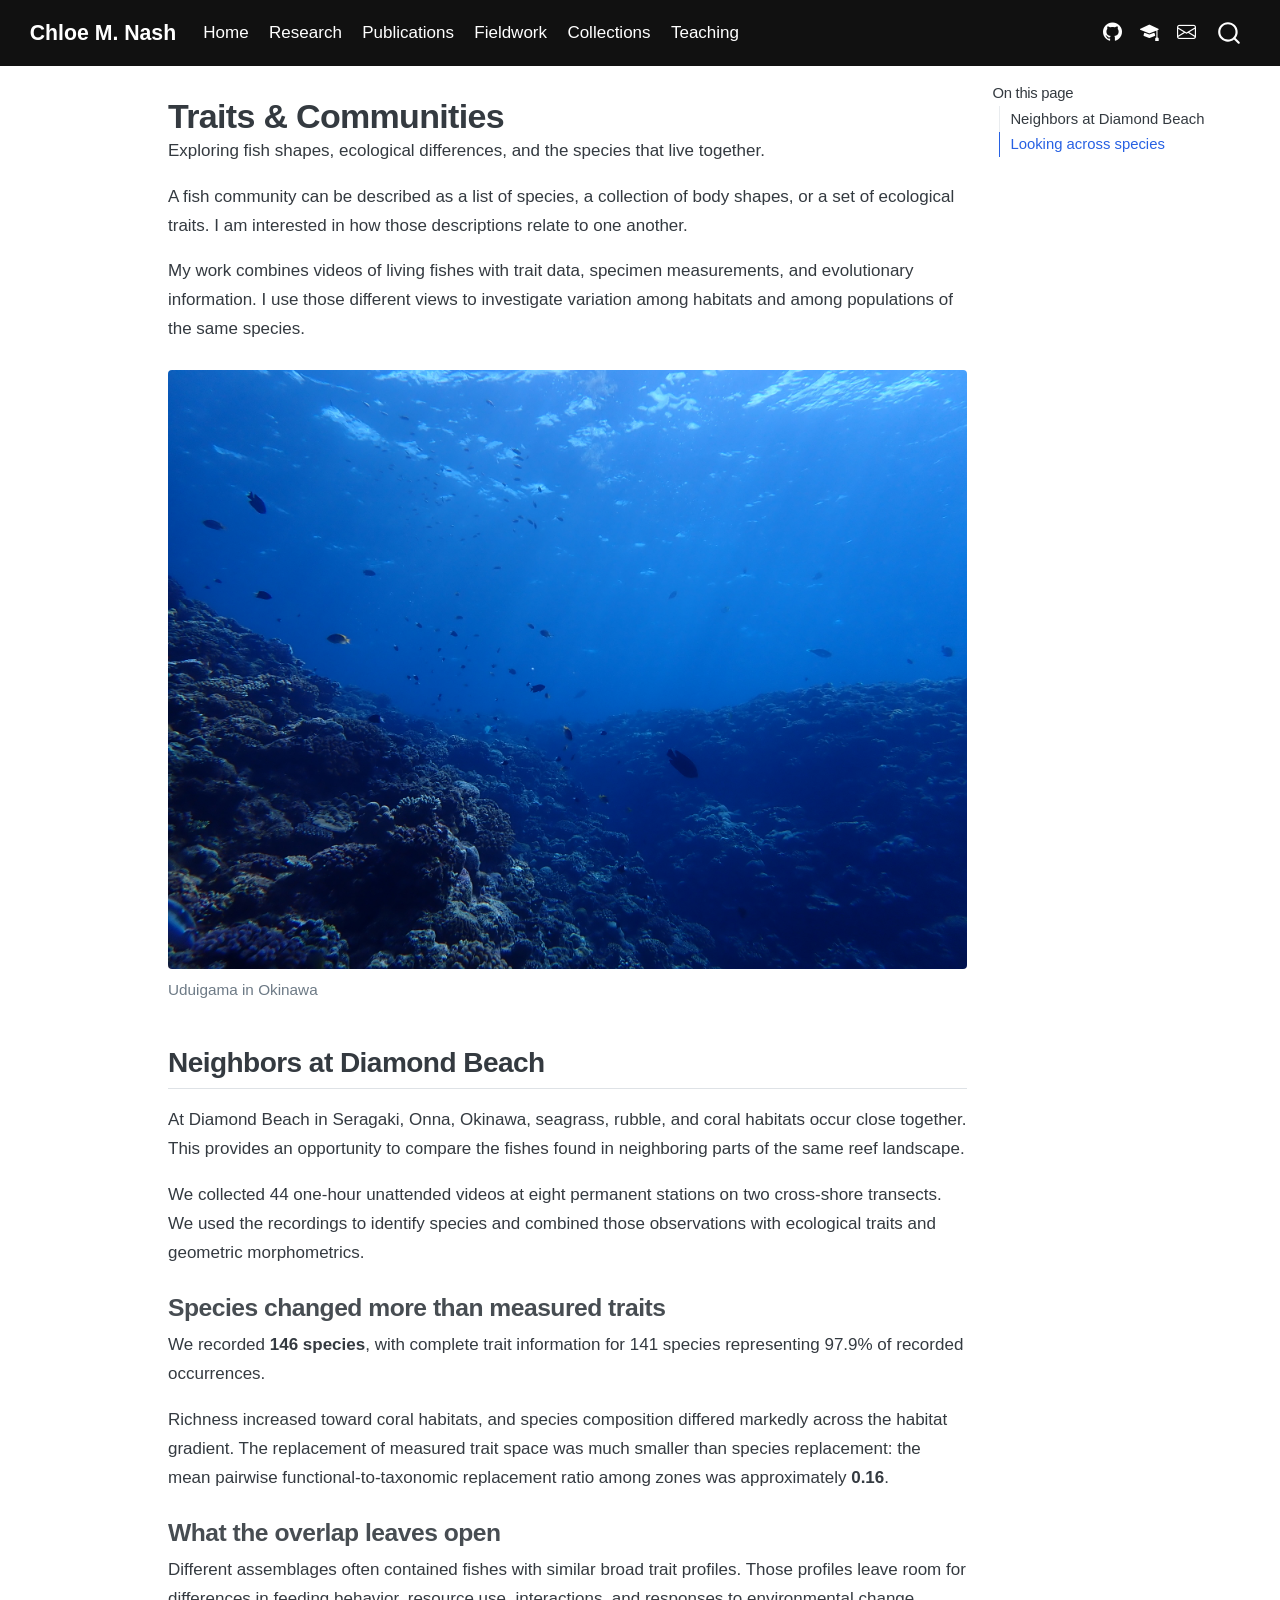
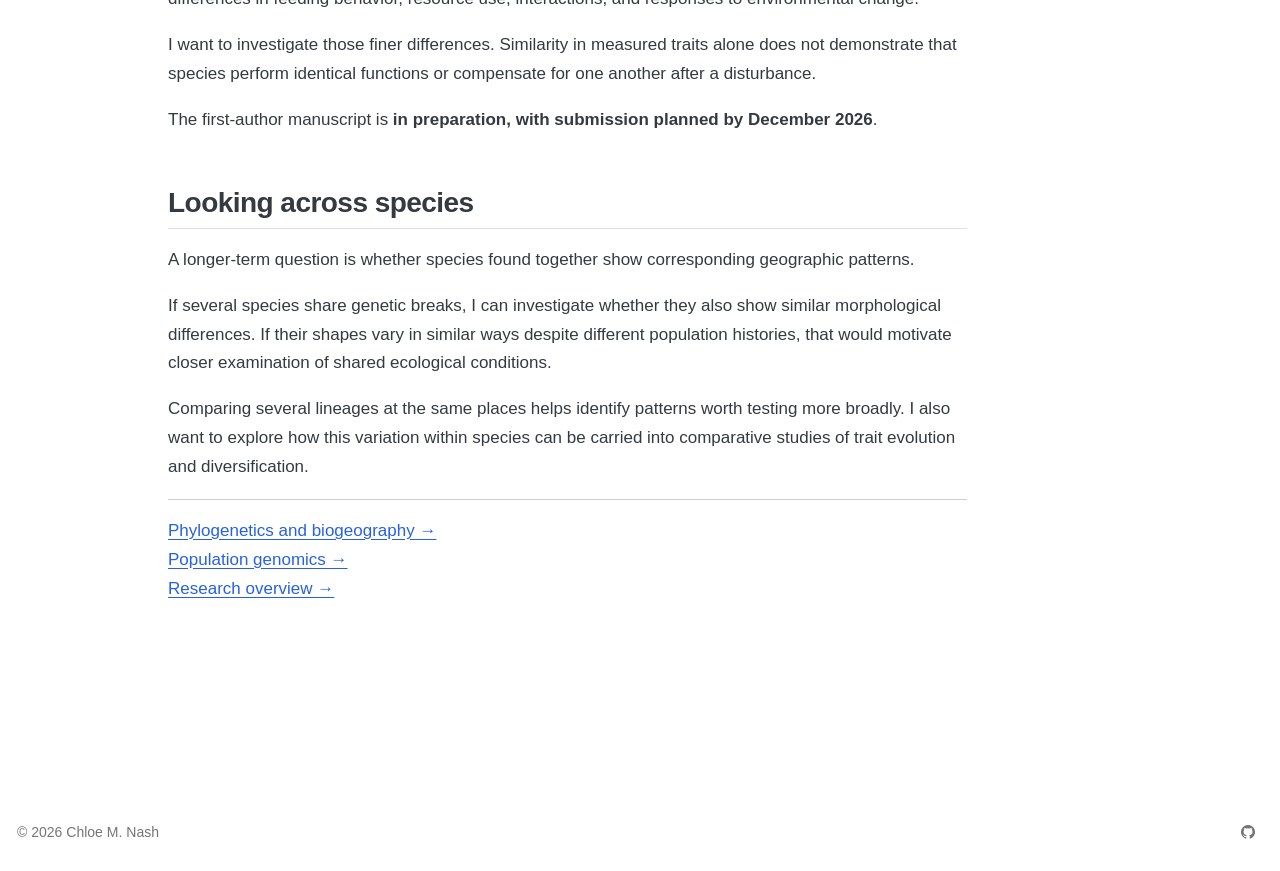
<file: research/traits.html>
<!DOCTYPE html>
<html xmlns="http://www.w3.org/1999/xhtml" lang="en" xml:lang="en"><head>

<meta charset="utf-8">
<meta name="generator" content="quarto-1.10.18">

<meta name="viewport" content="width=device-width, initial-scale=1.0, user-scalable=yes">

<meta name="description" content="Exploring fish shapes, ecological differences, and the species that live together.">

<title>Traits &amp; Communities – Chloe M. Nash</title>
<style>
/* Default styles provided by pandoc.
** See https://pandoc.org/MANUAL.html#variables-for-html for config info.
*/
span.smallcaps{font-variant: small-caps;}
div.columns{display: flex; gap: 1.5em;}
div.column{flex: auto;}
@media screen {
div.columns{gap: min(4vw, 1.5em);}
div.column{overflow-x: auto;}
}
div.hanging-indent{margin-left: 1.5em; text-indent: -1.5em;}
ul.task-list{list-style: none;}
ul.task-list li input[type="checkbox"] {
  width: 0.8em;
  margin: 0 0.8em 0.2em -1em; /* quarto-specific, see https://github.com/quarto-dev/quarto-cli/issues/4556 */ 
  vertical-align: middle;
}
</style>


<script src="../site_libs/quarto-nav/quarto-nav.js"></script>
<script src="../site_libs/quarto-nav/headroom.min.js"></script>
<script src="../site_libs/clipboard/clipboard.min.js"></script>
<script src="../site_libs/quarto-search/autocomplete.umd.js"></script>
<script src="../site_libs/quarto-search/fuse.min.js"></script>
<script src="../site_libs/quarto-search/quarto-search.js"></script>
<meta name="quarto:offset" content="../">
<script src="../site_libs/quarto-html/quarto.js" type="module"></script>
<script src="../site_libs/quarto-html/tabsets/tabsets.js" type="module"></script>
<script src="../site_libs/quarto-html/popper.min.js"></script>
<script src="../site_libs/quarto-html/tippy.umd.min.js"></script>
<script src="../site_libs/quarto-html/anchor.min.js"></script>
<link href="../site_libs/quarto-html/tippy.css" rel="stylesheet">
<link href="../site_libs/quarto-html/quarto-syntax-highlighting-64a204ab8560d761af7679ceaba22944.css" rel="stylesheet" id="quarto-text-highlighting-styles">
<script src="../site_libs/bootstrap/bootstrap.min.js"></script>
<link href="../site_libs/bootstrap/bootstrap-icons.css" rel="stylesheet">
<link href="../site_libs/bootstrap/bootstrap-cafadecbec5bc79638d90c62db75d79c.min.css" rel="stylesheet" append-hash="true" id="quarto-bootstrap" data-mode="light">
<script id="quarto-search-options" type="application/json">{
  "location": "navbar",
  "copy-button": false,
  "collapse-after": 3,
  "panel-placement": "end",
  "type": "overlay",
  "limit": 50,
  "keyboard-shortcut": [
    "f",
    "/",
    "s"
  ],
  "show-item-context": false,
  "language": {
    "search-no-results-text": "No results",
    "search-matching-documents-text": "matching documents",
    "search-copy-link-title": "Copy link to search",
    "search-hide-matches-text": "Hide additional matches",
    "search-more-match-text": "more match in this document",
    "search-more-matches-text": "more matches in this document",
    "search-clear-button-title": "Clear",
    "search-text-placeholder": "",
    "search-detached-cancel-button-title": "Cancel",
    "search-submit-button-title": "Submit",
    "search-label": "Search"
  }
}</script>
<style>html{ scroll-behavior: smooth; }</style>


<link rel="stylesheet" href="../styles.css">
</head>

<body class="nav-fixed quarto-light">

<div id="quarto-search-results"></div>
  <header id="quarto-header" class="headroom fixed-top">
    <nav class="navbar navbar-expand-lg " data-bs-theme="dark">
      <div class="navbar-container container-fluid">
      <div class="navbar-brand-container mx-auto">
    <a class="navbar-brand" href="../index.html">
    <span class="navbar-title">Chloe M. Nash</span>
    </a>
  </div>
            <div id="quarto-search" class="" title="Search"></div>
          <button class="navbar-toggler" type="button" data-bs-toggle="collapse" data-bs-target="#navbarCollapse" aria-controls="navbarCollapse" role="menu" aria-expanded="false" aria-label="Toggle navigation" onclick="if (window.quartoToggleHeadroom) { window.quartoToggleHeadroom(); }">
  <span class="navbar-toggler-icon"></span>
</button>
          <div class="collapse navbar-collapse" id="navbarCollapse">
            <ul class="navbar-nav navbar-nav-scroll me-auto">
  <li class="nav-item">
    <a class="nav-link" href="../index.html"> 
<span class="menu-text">Home</span></a>
  </li>  
  <li class="nav-item">
    <a class="nav-link" href="../research.html"> 
<span class="menu-text">Research</span></a>
  </li>  
  <li class="nav-item">
    <a class="nav-link" href="../publications.html"> 
<span class="menu-text">Publications</span></a>
  </li>  
  <li class="nav-item">
    <a class="nav-link" href="../fieldwork.html"> 
<span class="menu-text">Fieldwork</span></a>
  </li>  
  <li class="nav-item">
    <a class="nav-link" href="../collections.html"> 
<span class="menu-text">Collections</span></a>
  </li>  
  <li class="nav-item">
    <a class="nav-link" href="../teaching.html"> 
<span class="menu-text">Teaching</span></a>
  </li>  
</ul>
            <ul class="navbar-nav navbar-nav-scroll ms-auto">
  <li class="nav-item compact">
    <a class="nav-link" href="https://github.com/cmnash"> <i class="bi bi-github" role="img">
</i> 
<span class="menu-text"></span></a>
  </li>  
  <li class="nav-item compact">
    <a class="nav-link" href="https://scholar.google.com/citations?user=J3GSWI4AAAAJ&amp;hl=en"> <i class="bi bi-mortarboard-fill" role="img">
</i> 
<span class="menu-text"></span></a>
  </li>  
  <li class="nav-item compact">
    <a class="nav-link" href="mailto:cmnash12@gmail.com"> <i class="bi bi-envelope" role="img">
</i> 
<span class="menu-text"></span></a>
  </li>  
</ul>
          </div> <!-- /navcollapse -->
            <div class="quarto-navbar-tools">
</div>
      </div> <!-- /container-fluid -->
    </nav>
</header>
<!-- content -->
<div id="quarto-content" class="quarto-container page-columns page-rows-contents page-layout-article page-navbar">
<!-- sidebar -->
<!-- margin-sidebar -->
    <div id="quarto-margin-sidebar" class="sidebar margin-sidebar">
        <nav id="TOC" role="doc-toc" class="toc-active">
    <h2 id="toc-title">On this page</h2>
   
  <ul>
  <li><a href="#neighbors-at-diamond-beach" id="toc-neighbors-at-diamond-beach" class="nav-link active" data-scroll-target="#neighbors-at-diamond-beach">Neighbors at Diamond Beach</a>
  <ul class="collapse">
  <li><a href="#species-changed-more-than-measured-traits" id="toc-species-changed-more-than-measured-traits" class="nav-link" data-scroll-target="#species-changed-more-than-measured-traits">Species changed more than measured traits</a></li>
  <li><a href="#what-the-overlap-leaves-open" id="toc-what-the-overlap-leaves-open" class="nav-link" data-scroll-target="#what-the-overlap-leaves-open">What the overlap leaves open</a></li>
  </ul></li>
  <li><a href="#looking-across-species" id="toc-looking-across-species" class="nav-link" data-scroll-target="#looking-across-species">Looking across species</a></li>
  </ul>
</nav>
    </div>
<!-- main -->
<main class="content" id="quarto-document-content">

<header id="title-block-header" class="quarto-title-block default">
<div class="quarto-title">
<h1 class="title">Traits &amp; Communities</h1>
</div>

<div>
  <div class="description">
    Exploring fish shapes, ecological differences, and the species that live together.
  </div>
</div>


<div class="quarto-title-meta">

    
  
    
  </div>
  


</header>


<p>A fish community can be described as a list of species, a collection of body shapes, or a set of ecological traits. I am interested in how those descriptions relate to one another.</p>
<p>My work combines videos of living fishes with trait data, specimen measurements, and evolutionary information. I use those different views to investigate variation among habitats and among populations of the same species.</p>
<div class="quarto-figure quarto-figure-center">
<figure class="figure">
<p><img src="../images/research/school2.jpeg" class="img-fluid figure-img"></p>
<figcaption>Uduigama in Okinawa</figcaption>
</figure>
</div>
<section id="neighbors-at-diamond-beach" class="level2">
<h2 class="anchored" data-anchor-id="neighbors-at-diamond-beach">Neighbors at Diamond Beach</h2>
<p>At Diamond Beach in Seragaki, Onna, Okinawa, seagrass, rubble, and coral habitats occur close together. This provides an opportunity to compare the fishes found in neighboring parts of the same reef landscape.</p>
<p>We collected 44 one-hour unattended videos at eight permanent stations on two cross-shore transects. We used the recordings to identify species and combined those observations with ecological traits and geometric morphometrics.</p>
<section id="species-changed-more-than-measured-traits" class="level3">
<h3 class="anchored" data-anchor-id="species-changed-more-than-measured-traits">Species changed more than measured traits</h3>
<p>We recorded <strong>146 species</strong>, with complete trait information for 141 species representing 97.9% of recorded occurrences.</p>
<p>Richness increased toward coral habitats, and species composition differed markedly across the habitat gradient. The replacement of measured trait space was much smaller than species replacement: the mean pairwise functional-to-taxonomic replacement ratio among zones was approximately <strong>0.16</strong>.</p>
<!-- Tests accounting for the sampling design did not confirm differences among zones in functional dispersion, redundancy, or morphological disparity. -->
</section>
<section id="what-the-overlap-leaves-open" class="level3">
<h3 class="anchored" data-anchor-id="what-the-overlap-leaves-open">What the overlap leaves open</h3>
<p>Different assemblages often contained fishes with similar broad trait profiles. Those profiles leave room for differences in feeding behavior, resource use, interactions, and responses to environmental change.</p>
<p>I want to investigate those finer differences. Similarity in measured traits alone does not demonstrate that species perform identical functions or compensate for one another after a disturbance.</p>
<p>The first-author manuscript is <strong>in preparation, with submission planned by December 2026</strong>.</p>
<!-- ## Comparing the same fish in different ways

I am building three-dimensional specimen models through photogrammetry for the Ryukyu genomics project. Linking models, vouchers, and genetic samples means I can compare morphology and genomic variation in the same individuals.

This provides a starting point for looking across the ranges of widespread fishes such as *Parupeneus multifasciatus* and *Alectis ciliaris*. I want to examine whether geographic differences in shape accompany changes in habitat use, community setting, or population history.

Museum specimens can expand those comparisons, alongside suitable tissues and new collecting. Body size, life stage, and preservation will need to be considered when comparing samples.

## Feeding anatomy as a starting point

Goatfish barbels are an interesting place to connect anatomy with behavior. Field observations from Moorea and Japan give me examples of how these structures are used while fishes search for food.

I am developing comparisons of head and barbel anatomy among populations using different substrates. Possible approaches include external imaging, micro-CT, and selected soft-tissue and sensory preparations.

Pairing anatomy with feeding observations would help test what structural differences mean in practice. Experimental work would be needed to evaluate explanations involving adaptation or plasticity. -->
</section>
</section>
<section id="looking-across-species" class="level2">
<h2 class="anchored" data-anchor-id="looking-across-species">Looking across species</h2>
<p>A longer-term question is whether species found together show corresponding geographic patterns.</p>
<p>If several species share genetic breaks, I can investigate whether they also show similar morphological differences. If their shapes vary in similar ways despite different population histories, that would motivate closer examination of shared ecological conditions.</p>
<p>Comparing several lineages at the same places helps identify patterns worth testing more broadly. I also want to explore how this variation within species can be carried into comparative studies of trait evolution and diversification.</p>
<hr>
<p><a href="../research/biogeography.html">Phylogenetics and biogeography →</a><br>
<a href="../research/genomics.html">Population genomics →</a><br>
<a href="../research.html">Research overview →</a></p>


</section>

</main> <!-- /main -->
<script id="quarto-html-after-body" type="application/javascript">
  window.document.addEventListener("DOMContentLoaded", function (event) {
    const icon = "";
    const anchorJS = new window.AnchorJS();
    anchorJS.options = {
      placement: 'right',
      icon: icon
    };
    anchorJS.add('.anchored');
    const isCodeAnnotation = (el) => {
      for (const clz of el.classList) {
        if (clz.startsWith('code-annotation-')) {                     
          return true;
        }
      }
      return false;
    }
    const onCopySuccess = function(e) {
      // button target
      const button = e.trigger;
      // don't keep focus
      button.blur();
      // flash "checked"
      button.classList.add('code-copy-button-checked');
      var currentTitle = button.getAttribute("title");
      button.setAttribute("title", "Copied!");
      let tooltip;
      if (window.bootstrap) {
        button.setAttribute("data-bs-toggle", "tooltip");
        button.setAttribute("data-bs-placement", "left");
        button.setAttribute("data-bs-title", "Copied!");
        tooltip = new bootstrap.Tooltip(button, 
          { trigger: "manual", 
            customClass: "code-copy-button-tooltip",
            offset: [0, -8]});
        tooltip.show();    
      }
      setTimeout(function() {
        if (tooltip) {
          tooltip.hide();
          button.removeAttribute("data-bs-title");
          button.removeAttribute("data-bs-toggle");
          button.removeAttribute("data-bs-placement");
        }
        button.setAttribute("title", currentTitle);
        button.classList.remove('code-copy-button-checked');
      }, 1000);
      // clear code selection
      e.clearSelection();
    }
    const getTextToCopy = function(trigger) {
      const outerScaffold = trigger.parentElement.cloneNode(true);
      const codeEl = outerScaffold.querySelector('code');
      for (const childEl of codeEl.children) {
        if (isCodeAnnotation(childEl)) {
          childEl.remove();
        }
      }
      return codeEl.innerText;
    }
    const clipboard = new window.ClipboardJS('.code-copy-button:not([data-in-quarto-modal])', {
      text: getTextToCopy
    });
    clipboard.on('success', onCopySuccess);
    if (window.document.getElementById('quarto-embedded-source-code-modal')) {
      const clipboardModal = new window.ClipboardJS('.code-copy-button[data-in-quarto-modal]', {
        text: getTextToCopy,
        container: window.document.getElementById('quarto-embedded-source-code-modal')
      });
      clipboardModal.on('success', onCopySuccess);
    }
      var localhostRegex = new RegExp(/^(?:http|https):\/\/localhost\:?[0-9]*\//);
      var mailtoRegex = new RegExp(/^mailto:/);
        var filterRegex = new RegExp('/' + window.location.host + '/');
      var isInternal = (href) => {
          return filterRegex.test(href) || localhostRegex.test(href) || mailtoRegex.test(href);
      }
      // Inspect non-navigation links and adorn them if external
     var links = window.document.querySelectorAll('a[href]:not(.nav-link):not(.navbar-brand):not(.toc-action):not(.sidebar-link):not(.sidebar-item-toggle):not(.pagination-link):not(.no-external):not([aria-hidden]):not(.dropdown-item):not(.quarto-navigation-tool):not(.about-link)');
      for (var i=0; i<links.length; i++) {
        const link = links[i];
        if (!isInternal(link.href)) {
          // undo the damage that might have been done by quarto-nav.js in the case of
          // links that we want to consider external
          if (link.dataset.originalHref !== undefined) {
            link.href = link.dataset.originalHref;
          }
        }
      }
    function tippyHover(el, contentFn, onTriggerFn, onUntriggerFn) {
      const config = {
        allowHTML: true,
        maxWidth: 500,
        delay: 100,
        arrow: false,
        appendTo: function(el) {
            return el.parentElement;
        },
        interactive: true,
        interactiveBorder: 10,
        theme: 'quarto',
        placement: 'bottom-start',
      };
      if (contentFn) {
        config.content = contentFn;
      }
      if (onTriggerFn) {
        config.onTrigger = onTriggerFn;
      }
      if (onUntriggerFn) {
        config.onUntrigger = onUntriggerFn;
      }
      window.tippy(el, config); 
    }
    const noterefs = window.document.querySelectorAll('a[role="doc-noteref"]');
    for (var i=0; i<noterefs.length; i++) {
      const ref = noterefs[i];
      tippyHover(ref, function() {
        // use id or data attribute instead here
        let href = ref.getAttribute('data-footnote-href') || ref.getAttribute('href');
        try { href = new URL(href).hash; } catch {}
        const id = href.replace(/^#\/?/, "");
        const note = window.document.getElementById(id);
        if (note) {
          return note.innerHTML;
        } else {
          return "";
        }
      });
    }
    const xrefs = window.document.querySelectorAll('a.quarto-xref');
    const processXRef = (id, note) => {
      // Strip column container classes
      const stripColumnClz = (el) => {
        el.classList.remove("page-full", "page-columns");
        if (el.children) {
          for (const child of el.children) {
            stripColumnClz(child);
          }
        }
      }
      stripColumnClz(note)
      if (id === null || id.startsWith('sec-')) {
        // Special case sections, only their first couple elements
        const container = document.createElement("div");
        if (note.children && note.children.length > 2) {
          container.appendChild(note.children[0].cloneNode(true));
          for (let i = 1; i < note.children.length; i++) {
            const child = note.children[i];
            if (child.tagName === "P" && child.innerText === "") {
              continue;
            } else {
              container.appendChild(child.cloneNode(true));
              break;
            }
          }
          if (window.Quarto?.typesetMath) {
            window.Quarto.typesetMath(container);
          }
          return container.innerHTML
        } else {
          if (window.Quarto?.typesetMath) {
            window.Quarto.typesetMath(note);
          }
          return note.innerHTML;
        }
      } else {
        // Remove any anchor links if they are present
        const anchorLink = note.querySelector('a.anchorjs-link');
        if (anchorLink) {
          anchorLink.remove();
        }
        if (window.Quarto?.typesetMath) {
          window.Quarto.typesetMath(note);
        }
        if (note.classList.contains("callout")) {
          return note.outerHTML;
        } else {
          return note.innerHTML;
        }
      }
    }
    for (var i=0; i<xrefs.length; i++) {
      const xref = xrefs[i];
      tippyHover(xref, undefined, function(instance) {
        instance.disable();
        let url = xref.getAttribute('href');
        let hash = undefined; 
        if (url.startsWith('#')) {
          hash = url;
        } else {
          try { hash = new URL(url).hash; } catch {}
        }
        if (hash) {
          const id = hash.replace(/^#\/?/, "");
          const note = window.document.getElementById(id);
          if (note !== null) {
            try {
              const html = processXRef(id, note.cloneNode(true));
              instance.setContent(html);
            } finally {
              instance.enable();
              instance.show();
            }
          } else {
            // See if we can fetch this
            fetch(url.split('#')[0])
            .then(res => res.text())
            .then(html => {
              const parser = new DOMParser();
              const htmlDoc = parser.parseFromString(html, "text/html");
              const note = htmlDoc.getElementById(id);
              if (note !== null) {
                const html = processXRef(id, note);
                instance.setContent(html);
              } 
            }).finally(() => {
              instance.enable();
              instance.show();
            });
          }
        } else {
          // See if we can fetch a full url (with no hash to target)
          // This is a special case and we should probably do some content thinning / targeting
          fetch(url)
          .then(res => res.text())
          .then(html => {
            const parser = new DOMParser();
            const htmlDoc = parser.parseFromString(html, "text/html");
            const note = htmlDoc.querySelector('main.content');
            if (note !== null) {
              // This should only happen for chapter cross references
              // (since there is no id in the URL)
              // remove the first header
              if (note.children.length > 0 && note.children[0].tagName === "HEADER") {
                note.children[0].remove();
              }
              const html = processXRef(null, note);
              instance.setContent(html);
            } 
          }).finally(() => {
            instance.enable();
            instance.show();
          });
        }
      }, function(instance) {
      });
    }
        let selectedAnnoteEl;
        const selectorForAnnotation = ( cell, annotation) => {
          let cellAttr = 'data-code-cell="' + cell + '"';
          let lineAttr = 'data-code-annotation="' +  annotation + '"';
          const selector = 'span[' + cellAttr + '][' + lineAttr + ']';
          return selector;
        }
        const selectCodeLines = (annoteEl) => {
          const doc = window.document;
          const targetCell = annoteEl.getAttribute("data-target-cell");
          const targetAnnotation = annoteEl.getAttribute("data-target-annotation");
          const annoteSpan = window.document.querySelector(selectorForAnnotation(targetCell, targetAnnotation));
          const lines = annoteSpan.getAttribute("data-code-lines").split(",");
          const lineIds = lines.map((line) => {
            return targetCell + "-" + line;
          })
          let top = null;
          let height = null;
          let parent = null;
          if (lineIds.length > 0) {
              //compute the position of the single el (top and bottom and make a div)
              const el = window.document.getElementById(lineIds[0]);
              top = el.offsetTop;
              height = el.offsetHeight;
              parent = el.parentElement.parentElement;
            if (lineIds.length > 1) {
              const lastEl = window.document.getElementById(lineIds[lineIds.length - 1]);
              const bottom = lastEl.offsetTop + lastEl.offsetHeight;
              height = bottom - top;
            }
            if (top !== null && height !== null && parent !== null) {
              // cook up a div (if necessary) and position it 
              let div = window.document.getElementById("code-annotation-line-highlight");
              if (div === null) {
                div = window.document.createElement("div");
                div.setAttribute("id", "code-annotation-line-highlight");
                div.style.position = 'absolute';
                parent.appendChild(div);
              }
              div.style.top = top - 2 + "px";
              div.style.height = height + 4 + "px";
              div.style.left = 0;
              let gutterDiv = window.document.getElementById("code-annotation-line-highlight-gutter");
              if (gutterDiv === null) {
                gutterDiv = window.document.createElement("div");
                gutterDiv.setAttribute("id", "code-annotation-line-highlight-gutter");
                gutterDiv.style.position = 'absolute';
                const codeCell = window.document.getElementById(targetCell);
                const gutter = codeCell.querySelector('.code-annotation-gutter');
                gutter.appendChild(gutterDiv);
              }
              gutterDiv.style.top = top - 2 + "px";
              gutterDiv.style.height = height + 4 + "px";
            }
            selectedAnnoteEl = annoteEl;
          }
        };
        const unselectCodeLines = () => {
          const elementsIds = ["code-annotation-line-highlight", "code-annotation-line-highlight-gutter"];
          elementsIds.forEach((elId) => {
            const div = window.document.getElementById(elId);
            if (div) {
              div.remove();
            }
          });
          selectedAnnoteEl = undefined;
        };
          // Handle positioning of the toggle
      window.addEventListener(
        "resize",
        throttle(() => {
          elRect = undefined;
          if (selectedAnnoteEl) {
            selectCodeLines(selectedAnnoteEl);
          }
        }, 10)
      );
      function throttle(fn, ms) {
      let throttle = false;
      let timer;
        return (...args) => {
          if(!throttle) { // first call gets through
              fn.apply(this, args);
              throttle = true;
          } else { // all the others get throttled
              if(timer) clearTimeout(timer); // cancel #2
              timer = setTimeout(() => {
                fn.apply(this, args);
                timer = throttle = false;
              }, ms);
          }
        };
      }
        // Attach click handler to the DT
        const annoteDls = window.document.querySelectorAll('dt[data-target-cell]');
        for (const annoteDlNode of annoteDls) {
          annoteDlNode.addEventListener('click', (event) => {
            const clickedEl = event.target;
            if (clickedEl !== selectedAnnoteEl) {
              unselectCodeLines();
              const activeEl = window.document.querySelector('dt[data-target-cell].code-annotation-active');
              if (activeEl) {
                activeEl.classList.remove('code-annotation-active');
              }
              selectCodeLines(clickedEl);
              clickedEl.classList.add('code-annotation-active');
            } else {
              // Unselect the line
              unselectCodeLines();
              clickedEl.classList.remove('code-annotation-active');
            }
          });
        }
    const findCites = (el) => {
      const parentEl = el.parentElement;
      if (parentEl) {
        const cites = parentEl.dataset.cites;
        if (cites) {
          return {
            el,
            cites: cites.split(' ')
          };
        } else {
          return findCites(el.parentElement)
        }
      } else {
        return undefined;
      }
    };
    var bibliorefs = window.document.querySelectorAll('a[role="doc-biblioref"]');
    for (var i=0; i<bibliorefs.length; i++) {
      const ref = bibliorefs[i];
      const citeInfo = findCites(ref);
      if (citeInfo) {
        tippyHover(citeInfo.el, function() {
          var popup = window.document.createElement('div');
          citeInfo.cites.forEach(function(cite) {
            var citeDiv = window.document.createElement('div');
            citeDiv.classList.add('hanging-indent');
            citeDiv.classList.add('csl-entry');
            var biblioDiv = window.document.getElementById('ref-' + cite);
            if (biblioDiv) {
              citeDiv.innerHTML = biblioDiv.innerHTML;
            }
            popup.appendChild(citeDiv);
          });
          return popup.innerHTML;
        });
      }
    }
  });
  </script>
</div> <!-- /content -->
<footer class="footer">
  <div class="nav-footer">
    <div class="nav-footer-left">
<p>© 2026 Chloe M. Nash</p>
</div>   
    <div class="nav-footer-center">
      &nbsp;
    </div>
    <div class="nav-footer-right">
      <ul class="footer-items list-unstyled">
    <li class="nav-item compact">
    <a class="nav-link" href="https://github.com/cmnash">
      <i class="bi bi-github" role="img">
</i> 
    </a>
  </li>  
</ul>
    </div>
  </div>
</footer>




<script src="../site_libs/quarto-html/zenscroll-min.js"></script>
</body></html>
</file>
<file: site_libs/quarto-html/tippy.css>
.tippy-box[data-animation=fade][data-state=hidden]{opacity:0}[data-tippy-root]{max-width:calc(100vw - 10px)}.tippy-box{position:relative;background-color:#333;color:#fff;border-radius:4px;font-size:14px;line-height:1.4;white-space:normal;outline:0;transition-property:transform,visibility,opacity}.tippy-box[data-placement^=top]>.tippy-arrow{bottom:0}.tippy-box[data-placement^=top]>.tippy-arrow:before{bottom:-7px;left:0;border-width:8px 8px 0;border-top-color:initial;transform-origin:center top}.tippy-box[data-placement^=bottom]>.tippy-arrow{top:0}.tippy-box[data-placement^=bottom]>.tippy-arrow:before{top:-7px;left:0;border-width:0 8px 8px;border-bottom-color:initial;transform-origin:center bottom}.tippy-box[data-placement^=left]>.tippy-arrow{right:0}.tippy-box[data-placement^=left]>.tippy-arrow:before{border-width:8px 0 8px 8px;border-left-color:initial;right:-7px;transform-origin:center left}.tippy-box[data-placement^=right]>.tippy-arrow{left:0}.tippy-box[data-placement^=right]>.tippy-arrow:before{left:-7px;border-width:8px 8px 8px 0;border-right-color:initial;transform-origin:center right}.tippy-box[data-inertia][data-state=visible]{transition-timing-function:cubic-bezier(.54,1.5,.38,1.11)}.tippy-arrow{width:16px;height:16px;color:#333}.tippy-arrow:before{content:"";position:absolute;border-color:transparent;border-style:solid}.tippy-content{position:relative;padding:5px 9px;z-index:1}
</file>
<file: site_libs/quarto-html/quarto-syntax-highlighting-64a204ab8560d761af7679ceaba22944.css>
/* quarto syntax highlight colors */
:root {
  --quarto-hl-ot-color: #003B4F;
  --quarto-hl-at-color: #657422;
  --quarto-hl-ss-color: #20794D;
  --quarto-hl-an-color: #5E5E5E;
  --quarto-hl-fu-color: #4758AB;
  --quarto-hl-st-color: #20794D;
  --quarto-hl-cf-color: #003B4F;
  --quarto-hl-op-color: #5E5E5E;
  --quarto-hl-er-color: #AD0000;
  --quarto-hl-bn-color: #AD0000;
  --quarto-hl-al-color: #AD0000;
  --quarto-hl-va-color: #111111;
  --quarto-hl-bu-color: inherit;
  --quarto-hl-ex-color: inherit;
  --quarto-hl-pp-color: #AD0000;
  --quarto-hl-in-color: #5E5E5E;
  --quarto-hl-vs-color: #20794D;
  --quarto-hl-wa-color: #5E5E5E;
  --quarto-hl-do-color: #5E5E5E;
  --quarto-hl-im-color: #00769E;
  --quarto-hl-ch-color: #20794D;
  --quarto-hl-dt-color: #AD0000;
  --quarto-hl-fl-color: #AD0000;
  --quarto-hl-co-color: #5E5E5E;
  --quarto-hl-cv-color: #5E5E5E;
  --quarto-hl-cn-color: #8f5902;
  --quarto-hl-sc-color: #5E5E5E;
  --quarto-hl-dv-color: #AD0000;
  --quarto-hl-kw-color: #003B4F;
}

/* other quarto variables */
:root {
  --quarto-font-monospace: SFMono-Regular, Menlo, Monaco, Consolas, "Liberation Mono", "Courier New", monospace;
}

/* syntax highlight based on Pandoc's rules */
pre > code.sourceCode > span {
  color: #003B4F;
}

code.sourceCode > span {
  color: #003B4F;
}

div.sourceCode,
div.sourceCode pre.sourceCode {
  color: #003B4F;
}

/* Normal */
code span {
  color: #003B4F;
}

/* Alert */
code span.al {
  color: #AD0000;
  font-style: inherit;
}

/* Annotation */
code span.an {
  color: #5E5E5E;
  font-style: inherit;
}

/* Attribute */
code span.at {
  color: #657422;
  font-style: inherit;
}

/* BaseN */
code span.bn {
  color: #AD0000;
  font-style: inherit;
}

/* BuiltIn */
code span.bu {
  font-style: inherit;
}

/* ControlFlow */
code span.cf {
  color: #003B4F;
  font-weight: bold;
  font-style: inherit;
}

/* Char */
code span.ch {
  color: #20794D;
  font-style: inherit;
}

/* Constant */
code span.cn {
  color: #8f5902;
  font-style: inherit;
}

/* Comment */
code span.co {
  color: #5E5E5E;
  font-style: inherit;
}

/* CommentVar */
code span.cv {
  color: #5E5E5E;
  font-style: italic;
}

/* Documentation */
code span.do {
  color: #5E5E5E;
  font-style: italic;
}

/* DataType */
code span.dt {
  color: #AD0000;
  font-style: inherit;
}

/* DecVal */
code span.dv {
  color: #AD0000;
  font-style: inherit;
}

/* Error */
code span.er {
  color: #AD0000;
  font-style: inherit;
}

/* Extension */
code span.ex {
  font-style: inherit;
}

/* Float */
code span.fl {
  color: #AD0000;
  font-style: inherit;
}

/* Function */
code span.fu {
  color: #4758AB;
  font-style: inherit;
}

/* Import */
code span.im {
  color: #00769E;
  font-style: inherit;
}

/* Information */
code span.in {
  color: #5E5E5E;
  font-style: inherit;
}

/* Keyword */
code span.kw {
  color: #003B4F;
  font-weight: bold;
  font-style: inherit;
}

/* Operator */
code span.op {
  color: #5E5E5E;
  font-style: inherit;
}

/* Other */
code span.ot {
  color: #003B4F;
  font-style: inherit;
}

/* Preprocessor */
code span.pp {
  color: #AD0000;
  font-style: inherit;
}

/* SpecialChar */
code span.sc {
  color: #5E5E5E;
  font-style: inherit;
}

/* SpecialString */
code span.ss {
  color: #20794D;
  font-style: inherit;
}

/* String */
code span.st {
  color: #20794D;
  font-style: inherit;
}

/* Variable */
code span.va {
  color: #111111;
  font-style: inherit;
}

/* VerbatimString */
code span.vs {
  color: #20794D;
  font-style: inherit;
}

/* Warning */
code span.wa {
  color: #5E5E5E;
  font-style: italic;
}

.prevent-inlining {
  content: "</";
}

/*# sourceMappingURL=9d8d5bb603a83b8298b89080a598c93b.css.map */
</file>
<file: styles.css>
/* =========================
   General
   ========================= */

body {
  font-family: "Avenir Next", "Helvetica Neue", Arial, sans-serif;
  line-height: 1.7;
}

h1, h2, h3 {
  font-weight: 600;
  letter-spacing: -0.02em;
}

h1 {
  margin-bottom: 1.5rem;
}

h2 {
  margin-top: 3rem;
}


/* =========================
   Hero
   ========================= */

.hero {
  min-height: 70vh;
  padding: 12vh 8vw;
  display: flex;
  flex-direction: column;
  justify-content: center;

  background-image:
    linear-gradient(
      90deg,
      rgba(0, 0, 0, 0.78) 0%,
      rgba(0, 0, 0, 0.52) 45%,
      rgba(0, 0, 0, 0.10) 100%
    ),
    url("images/hero4.JPG");

  background-size: cover;
  background-position: center;
  color: white;
}

.hero h1 {
  font-size: 4rem;
  font-weight: 700;
  white-space: nowrap;
  margin-bottom: 0.25rem;
  text-shadow: 0 2px 8px rgba(0, 0, 0, 0.35);
}

.hero h3 {
  font-size: 1.5rem;
  font-weight: 400;
  text-shadow: 0 2px 6px rgba(0, 0, 0, 0.35);
}

.hero p {
  max-width: 750px;
  font-size: 1.25rem;
  text-shadow: 0 2px 6px rgba(0, 0, 0, 0.35);
}

.hero h1,
.hero h3,
.hero p {
  position: relative;
  z-index: 1;
}



.hero .btn {
  display: inline-block;
  margin-top: 1rem;
  margin-right: 0.5rem;
  padding: 0.7rem 1.3rem;

  background: rgba(255, 255, 255, 0.95);
  border: 2px solid white;
  color: #111 !important;

  font-weight: 600;
  text-decoration: none;
  border-radius: 4px;

  transition: all 0.2s ease;
}

.hero .btn:hover {
  background: white;
  color: #000 !important;
  transform: translateY(-2px);
}


/* =========================
   Research cards
   ========================= */

.grid {
  margin-top: 3rem;
  margin-bottom: 3rem;
}

.g-col-4 {
  padding: 3rem;
}

.g-col-4 h3 {
  margin-top: 0;
}


/* =========================
   Images
   ========================= */

img {
  border-radius: 4px;
}

figure {
  margin-bottom: 2rem;
}


/* =========================
   Buttons
   ========================= */

.btn {
  border-radius: 3px;
  padding: 0.7rem 1.2rem;
}


/* =========================
   Navigation
   ========================= */

.navbar-brand {
  font-weight: 600;
}


/* =========================
   Footer
   ========================= */

.nav-footer {
  margin-top: 5rem;
  padding-top: 2rem;
}


/* =========================
   Mobile
   ========================= */

@media (max-width: 768px) {

  .hero {
    min-height: 60vh;
    padding: 8vh 7vw;
  }

  .hero h1 {
    font-size: 3rem;
  }

  .hero h3 {
    font-size: 1.2rem;
  }

  .hero p {
    font-size: 1rem;
  }

}

/* =========================
   Fieldwork photo grid
   ========================= */

.photo-grid {
  display: grid !important;
  grid-template-columns: repeat(4, 1fr) !important;
  gap: 20px !important;
  width: 100% !important;
  margin-top: 1.5rem;
}

.photo-grid > div {
  width: 100% !important;
  margin: 0 !important;
  padding: 0 !important;
}

.photo-grid a {
  display: block !important;
  width: 100% !important;
  margin: 0 !important;
  padding: 0 !important;
}

.photo-grid img {
  display: block !important;
  width: 100% !important;
  height: 180px !important;
  object-fit: cover !important;
  margin: 0 !important;
  padding: 0 !important;
  border-radius: 6px;
  cursor: pointer;
  transition: opacity 0.2s ease, transform 0.2s ease;
}

.photo-grid img:hover {
  opacity: 0.85;
  transform: scale(1.02);
}


/* Tablet */
@media (max-width: 900px) {
  .photo-grid {
    grid-template-columns: repeat(2, 1fr) !important;
  }
}


/* Phone */
@media (max-width: 600px) {
  .photo-grid {
    grid-template-columns: 1fr !important;
    gap: 12px !important;
  }

  .photo-grid img {
    height: 200px !important;
  }
}


/* =========================
   Image spacing
   ========================= */

figure {
  margin-top: 1.5rem;
  margin-bottom: 2.5rem;
}

img {
  margin-bottom: 1rem;
}

/* Add breathing room around text next to images */
.quarto-figure {
  margin-top: 1.5rem;
  margin-bottom: 2.5rem
}


.columns {
  gap: 10rem !important;
}

/* =========================
   Mobile
   ========================= */

@media (max-width: 768px) {

  .hero {
    min-height: 60vh;
    padding: 8vh 7vw;
  }

  .hero h1 {
    font-size: 3rem;
    white-space: normal;
  }

  .hero h3 {
    font-size: 1.2rem;
  }

  .hero p {
    font-size: 1rem;
  }

}


/* =========================
   Current research features
   ========================= */

.research-feature {
  display: grid;
  grid-template-columns: 1fr 1fr;
  gap: 5rem;
  align-items: center;
  margin: 3rem 0 5rem 0;
}

.research-feature-text {
  padding: 0 1rem;
}

.research-feature-image {
  width: 100%;
}

.research-feature-image img {
  display: block;
  width: 100%;
  height: auto;
  margin: 0;
  border-radius: 6px;
}

/* Mobile */
@media (max-width: 768px) {

  .research-feature {
    grid-template-columns: 1fr;
    gap: 2rem;
    margin: 3rem 0;
  }

  .research-feature-text {
    padding: 0;
  }

}
</file>
<file: site_libs/quarto-contrib/videojs/video-js.css>
@charset "UTF-8";
.vjs-modal-dialog .vjs-modal-dialog-content, .video-js .vjs-modal-dialog, .vjs-button > .vjs-icon-placeholder:before, .video-js .vjs-big-play-button .vjs-icon-placeholder:before {
  position: absolute;
  top: 0;
  left: 0;
  width: 100%;
  height: 100%;
}

.vjs-button > .vjs-icon-placeholder:before, .video-js .vjs-big-play-button .vjs-icon-placeholder:before {
  text-align: center;
}

@font-face {
  font-family: VideoJS;
  src: url([data-uri]) format("woff");
  font-weight: normal;
  font-style: normal;
}
.vjs-icon-play, .video-js .vjs-play-control .vjs-icon-placeholder, .video-js .vjs-big-play-button .vjs-icon-placeholder:before {
  font-family: VideoJS;
  font-weight: normal;
  font-style: normal;
}
.vjs-icon-play:before, .video-js .vjs-play-control .vjs-icon-placeholder:before, .video-js .vjs-big-play-button .vjs-icon-placeholder:before {
  content: "\f101";
}

.vjs-icon-play-circle {
  font-family: VideoJS;
  font-weight: normal;
  font-style: normal;
}
.vjs-icon-play-circle:before {
  content: "\f102";
}

.vjs-icon-pause, .video-js .vjs-play-control.vjs-playing .vjs-icon-placeholder {
  font-family: VideoJS;
  font-weight: normal;
  font-style: normal;
}
.vjs-icon-pause:before, .video-js .vjs-play-control.vjs-playing .vjs-icon-placeholder:before {
  content: "\f103";
}

.vjs-icon-volume-mute, .video-js .vjs-mute-control.vjs-vol-0 .vjs-icon-placeholder {
  font-family: VideoJS;
  font-weight: normal;
  font-style: normal;
}
.vjs-icon-volume-mute:before, .video-js .vjs-mute-control.vjs-vol-0 .vjs-icon-placeholder:before {
  content: "\f104";
}

.vjs-icon-volume-low, .video-js .vjs-mute-control.vjs-vol-1 .vjs-icon-placeholder {
  font-family: VideoJS;
  font-weight: normal;
  font-style: normal;
}
.vjs-icon-volume-low:before, .video-js .vjs-mute-control.vjs-vol-1 .vjs-icon-placeholder:before {
  content: "\f105";
}

.vjs-icon-volume-mid, .video-js .vjs-mute-control.vjs-vol-2 .vjs-icon-placeholder {
  font-family: VideoJS;
  font-weight: normal;
  font-style: normal;
}
.vjs-icon-volume-mid:before, .video-js .vjs-mute-control.vjs-vol-2 .vjs-icon-placeholder:before {
  content: "\f106";
}

.vjs-icon-volume-high, .video-js .vjs-mute-control .vjs-icon-placeholder {
  font-family: VideoJS;
  font-weight: normal;
  font-style: normal;
}
.vjs-icon-volume-high:before, .video-js .vjs-mute-control .vjs-icon-placeholder:before {
  content: "\f107";
}

.vjs-icon-fullscreen-enter, .video-js .vjs-fullscreen-control .vjs-icon-placeholder {
  font-family: VideoJS;
  font-weight: normal;
  font-style: normal;
}
.vjs-icon-fullscreen-enter:before, .video-js .vjs-fullscreen-control .vjs-icon-placeholder:before {
  content: "\f108";
}

.vjs-icon-fullscreen-exit, .video-js.vjs-fullscreen .vjs-fullscreen-control .vjs-icon-placeholder {
  font-family: VideoJS;
  font-weight: normal;
  font-style: normal;
}
.vjs-icon-fullscreen-exit:before, .video-js.vjs-fullscreen .vjs-fullscreen-control .vjs-icon-placeholder:before {
  content: "\f109";
}

.vjs-icon-square {
  font-family: VideoJS;
  font-weight: normal;
  font-style: normal;
}
.vjs-icon-square:before {
  content: "\f10a";
}

.vjs-icon-spinner {
  font-family: VideoJS;
  font-weight: normal;
  font-style: normal;
}
.vjs-icon-spinner:before {
  content: "\f10b";
}

.vjs-icon-subtitles, .video-js .vjs-subs-caps-button .vjs-icon-placeholder,
.video-js.video-js:lang(en-GB) .vjs-subs-caps-button .vjs-icon-placeholder,
.video-js.video-js:lang(en-IE) .vjs-subs-caps-button .vjs-icon-placeholder,
.video-js.video-js:lang(en-AU) .vjs-subs-caps-button .vjs-icon-placeholder,
.video-js.video-js:lang(en-NZ) .vjs-subs-caps-button .vjs-icon-placeholder, .video-js .vjs-subtitles-button .vjs-icon-placeholder {
  font-family: VideoJS;
  font-weight: normal;
  font-style: normal;
}
.vjs-icon-subtitles:before, .video-js .vjs-subs-caps-button .vjs-icon-placeholder:before,
.video-js.video-js:lang(en-GB) .vjs-subs-caps-button .vjs-icon-placeholder:before,
.video-js.video-js:lang(en-IE) .vjs-subs-caps-button .vjs-icon-placeholder:before,
.video-js.video-js:lang(en-AU) .vjs-subs-caps-button .vjs-icon-placeholder:before,
.video-js.video-js:lang(en-NZ) .vjs-subs-caps-button .vjs-icon-placeholder:before, .video-js .vjs-subtitles-button .vjs-icon-placeholder:before {
  content: "\f10c";
}

.vjs-icon-captions, .video-js:lang(en) .vjs-subs-caps-button .vjs-icon-placeholder,
.video-js:lang(fr-CA) .vjs-subs-caps-button .vjs-icon-placeholder, .video-js .vjs-captions-button .vjs-icon-placeholder {
  font-family: VideoJS;
  font-weight: normal;
  font-style: normal;
}
.vjs-icon-captions:before, .video-js:lang(en) .vjs-subs-caps-button .vjs-icon-placeholder:before,
.video-js:lang(fr-CA) .vjs-subs-caps-button .vjs-icon-placeholder:before, .video-js .vjs-captions-button .vjs-icon-placeholder:before {
  content: "\f10d";
}

.vjs-icon-chapters, .video-js .vjs-chapters-button .vjs-icon-placeholder {
  font-family: VideoJS;
  font-weight: normal;
  font-style: normal;
}
.vjs-icon-chapters:before, .video-js .vjs-chapters-button .vjs-icon-placeholder:before {
  content: "\f10e";
}

.vjs-icon-share {
  font-family: VideoJS;
  font-weight: normal;
  font-style: normal;
}
.vjs-icon-share:before {
  content: "\f10f";
}

.vjs-icon-cog {
  font-family: VideoJS;
  font-weight: normal;
  font-style: normal;
}
.vjs-icon-cog:before {
  content: "\f110";
}

.vjs-icon-circle, .vjs-seek-to-live-control .vjs-icon-placeholder, .video-js .vjs-volume-level, .video-js .vjs-play-progress {
  font-family: VideoJS;
  font-weight: normal;
  font-style: normal;
}
.vjs-icon-circle:before, .vjs-seek-to-live-control .vjs-icon-placeholder:before, .video-js .vjs-volume-level:before, .video-js .vjs-play-progress:before {
  content: "\f111";
}

.vjs-icon-circle-outline {
  font-family: VideoJS;
  font-weight: normal;
  font-style: normal;
}
.vjs-icon-circle-outline:before {
  content: "\f112";
}

.vjs-icon-circle-inner-circle {
  font-family: VideoJS;
  font-weight: normal;
  font-style: normal;
}
.vjs-icon-circle-inner-circle:before {
  content: "\f113";
}

.vjs-icon-hd {
  font-family: VideoJS;
  font-weight: normal;
  font-style: normal;
}
.vjs-icon-hd:before {
  content: "\f114";
}

.vjs-icon-cancel, .video-js .vjs-control.vjs-close-button .vjs-icon-placeholder {
  font-family: VideoJS;
  font-weight: normal;
  font-style: normal;
}
.vjs-icon-cancel:before, .video-js .vjs-control.vjs-close-button .vjs-icon-placeholder:before {
  content: "\f115";
}

.vjs-icon-replay, .video-js .vjs-play-control.vjs-ended .vjs-icon-placeholder {
  font-family: VideoJS;
  font-weight: normal;
  font-style: normal;
}
.vjs-icon-replay:before, .video-js .vjs-play-control.vjs-ended .vjs-icon-placeholder:before {
  content: "\f116";
}

.vjs-icon-facebook {
  font-family: VideoJS;
  font-weight: normal;
  font-style: normal;
}
.vjs-icon-facebook:before {
  content: "\f117";
}

.vjs-icon-gplus {
  font-family: VideoJS;
  font-weight: normal;
  font-style: normal;
}
.vjs-icon-gplus:before {
  content: "\f118";
}

.vjs-icon-linkedin {
  font-family: VideoJS;
  font-weight: normal;
  font-style: normal;
}
.vjs-icon-linkedin:before {
  content: "\f119";
}

.vjs-icon-twitter {
  font-family: VideoJS;
  font-weight: normal;
  font-style: normal;
}
.vjs-icon-twitter:before {
  content: "\f11a";
}

.vjs-icon-tumblr {
  font-family: VideoJS;
  font-weight: normal;
  font-style: normal;
}
.vjs-icon-tumblr:before {
  content: "\f11b";
}

.vjs-icon-pinterest {
  font-family: VideoJS;
  font-weight: normal;
  font-style: normal;
}
.vjs-icon-pinterest:before {
  content: "\f11c";
}

.vjs-icon-audio-description, .video-js .vjs-descriptions-button .vjs-icon-placeholder {
  font-family: VideoJS;
  font-weight: normal;
  font-style: normal;
}
.vjs-icon-audio-description:before, .video-js .vjs-descriptions-button .vjs-icon-placeholder:before {
  content: "\f11d";
}

.vjs-icon-audio, .video-js .vjs-audio-button .vjs-icon-placeholder {
  font-family: VideoJS;
  font-weight: normal;
  font-style: normal;
}
.vjs-icon-audio:before, .video-js .vjs-audio-button .vjs-icon-placeholder:before {
  content: "\f11e";
}

.vjs-icon-next-item {
  font-family: VideoJS;
  font-weight: normal;
  font-style: normal;
}
.vjs-icon-next-item:before {
  content: "\f11f";
}

.vjs-icon-previous-item {
  font-family: VideoJS;
  font-weight: normal;
  font-style: normal;
}
.vjs-icon-previous-item:before {
  content: "\f120";
}

.vjs-icon-picture-in-picture-enter, .video-js .vjs-picture-in-picture-control .vjs-icon-placeholder {
  font-family: VideoJS;
  font-weight: normal;
  font-style: normal;
}
.vjs-icon-picture-in-picture-enter:before, .video-js .vjs-picture-in-picture-control .vjs-icon-placeholder:before {
  content: "\f121";
}

.vjs-icon-picture-in-picture-exit, .video-js.vjs-picture-in-picture .vjs-picture-in-picture-control .vjs-icon-placeholder {
  font-family: VideoJS;
  font-weight: normal;
  font-style: normal;
}
.vjs-icon-picture-in-picture-exit:before, .video-js.vjs-picture-in-picture .vjs-picture-in-picture-control .vjs-icon-placeholder:before {
  content: "\f122";
}

.video-js {
  display: block;
  vertical-align: top;
  box-sizing: border-box;
  color: #fff;
  background-color: #000;
  position: relative;
  padding: 0;
  font-size: 10px;
  line-height: 1;
  font-weight: normal;
  font-style: normal;
  font-family: Arial, Helvetica, sans-serif;
  word-break: initial;
}
.video-js:-moz-full-screen {
  position: absolute;
}
.video-js:-webkit-full-screen {
  width: 100% !important;
  height: 100% !important;
}

.video-js[tabindex="-1"] {
  outline: none;
}

.video-js *,
.video-js *:before,
.video-js *:after {
  box-sizing: inherit;
}

.video-js ul {
  font-family: inherit;
  font-size: inherit;
  line-height: inherit;
  list-style-position: outside;
  margin-left: 0;
  margin-right: 0;
  margin-top: 0;
  margin-bottom: 0;
}

.video-js.vjs-fluid,
.video-js.vjs-16-9,
.video-js.vjs-4-3,
.video-js.vjs-9-16,
.video-js.vjs-1-1 {
  width: 100%;
  max-width: 100%;
}

.video-js.vjs-fluid:not(.vjs-audio-only-mode),
.video-js.vjs-16-9:not(.vjs-audio-only-mode),
.video-js.vjs-4-3:not(.vjs-audio-only-mode),
.video-js.vjs-9-16:not(.vjs-audio-only-mode),
.video-js.vjs-1-1:not(.vjs-audio-only-mode) {
  height: 0;
}

.video-js.vjs-16-9:not(.vjs-audio-only-mode) {
  padding-top: 56.25%;
}

.video-js.vjs-4-3:not(.vjs-audio-only-mode) {
  padding-top: 75%;
}

.video-js.vjs-9-16:not(.vjs-audio-only-mode) {
  padding-top: 177.7777777778%;
}

.video-js.vjs-1-1:not(.vjs-audio-only-mode) {
  padding-top: 100%;
}

.video-js.vjs-fill:not(.vjs-audio-only-mode) {
  width: 100%;
  height: 100%;
}

.video-js .vjs-tech {
  position: absolute;
  top: 0;
  left: 0;
  width: 100%;
  height: 100%;
}

.video-js.vjs-audio-only-mode .vjs-tech {
  display: none;
}

body.vjs-full-window {
  padding: 0;
  margin: 0;
  height: 100%;
}

.vjs-full-window .video-js.vjs-fullscreen {
  position: fixed;
  overflow: hidden;
  z-index: 1000;
  left: 0;
  top: 0;
  bottom: 0;
  right: 0;
}

.video-js.vjs-fullscreen:not(.vjs-ios-native-fs) {
  width: 100% !important;
  height: 100% !important;
  padding-top: 0 !important;
}

.video-js.vjs-fullscreen.vjs-user-inactive {
  cursor: none;
}

.vjs-hidden {
  display: none !important;
}

.vjs-disabled {
  opacity: 0.5;
  cursor: default;
}

.video-js .vjs-offscreen {
  height: 1px;
  left: -9999px;
  position: absolute;
  top: 0;
  width: 1px;
}

.vjs-lock-showing {
  display: block !important;
  opacity: 1 !important;
  visibility: visible !important;
}

.vjs-no-js {
  padding: 20px;
  color: #fff;
  background-color: #000;
  font-size: 18px;
  font-family: Arial, Helvetica, sans-serif;
  text-align: center;
  width: 300px;
  height: 150px;
  margin: 0px auto;
}

.vjs-no-js a,
.vjs-no-js a:visited {
  color: #66A8CC;
}

.video-js .vjs-big-play-button {
  font-size: 3em;
  line-height: 1.5em;
  height: 1.63332em;
  width: 3em;
  display: block;
  position: absolute;
  top: 10px;
  left: 10px;
  padding: 0;
  cursor: pointer;
  opacity: 1;
  border: 0.06666em solid #fff;
  background-color: #2B333F;
  background-color: rgba(43, 51, 63, 0.7);
  border-radius: 0.3em;
  transition: all 0.4s;
}
.vjs-big-play-centered .vjs-big-play-button {
  top: 50%;
  left: 50%;
  margin-top: -0.81666em;
  margin-left: -1.5em;
}

.video-js:hover .vjs-big-play-button,
.video-js .vjs-big-play-button:focus {
  border-color: #fff;
  background-color: #73859f;
  background-color: rgba(115, 133, 159, 0.5);
  transition: all 0s;
}

.vjs-controls-disabled .vjs-big-play-button,
.vjs-has-started .vjs-big-play-button,
.vjs-using-native-controls .vjs-big-play-button,
.vjs-error .vjs-big-play-button {
  display: none;
}

.vjs-has-started.vjs-paused.vjs-show-big-play-button-on-pause .vjs-big-play-button {
  display: block;
}

.video-js button {
  background: none;
  border: none;
  color: inherit;
  display: inline-block;
  font-size: inherit;
  line-height: inherit;
  text-transform: none;
  text-decoration: none;
  transition: none;
  -webkit-appearance: none;
  -moz-appearance: none;
  appearance: none;
}

.vjs-control .vjs-button {
  width: 100%;
  height: 100%;
}

.video-js .vjs-control.vjs-close-button {
  cursor: pointer;
  height: 3em;
  position: absolute;
  right: 0;
  top: 0.5em;
  z-index: 2;
}
.video-js .vjs-modal-dialog {
  background: rgba(0, 0, 0, 0.8);
  background: linear-gradient(180deg, rgba(0, 0, 0, 0.8), rgba(255, 255, 255, 0));
  overflow: auto;
}

.video-js .vjs-modal-dialog > * {
  box-sizing: border-box;
}

.vjs-modal-dialog .vjs-modal-dialog-content {
  font-size: 1.2em;
  line-height: 1.5;
  padding: 20px 24px;
  z-index: 1;
}

.vjs-menu-button {
  cursor: pointer;
}

.vjs-menu-button.vjs-disabled {
  cursor: default;
}

.vjs-workinghover .vjs-menu-button.vjs-disabled:hover .vjs-menu {
  display: none;
}

.vjs-menu .vjs-menu-content {
  display: block;
  padding: 0;
  margin: 0;
  font-family: Arial, Helvetica, sans-serif;
  overflow: auto;
}

.vjs-menu .vjs-menu-content > * {
  box-sizing: border-box;
}

.vjs-scrubbing .vjs-control.vjs-menu-button:hover .vjs-menu {
  display: none;
}

.vjs-menu li {
  list-style: none;
  margin: 0;
  padding: 0.2em 0;
  line-height: 1.4em;
  font-size: 1.2em;
  text-align: center;
  text-transform: lowercase;
}

.vjs-menu li.vjs-menu-item:focus,
.vjs-menu li.vjs-menu-item:hover,
.js-focus-visible .vjs-menu li.vjs-menu-item:hover {
  background-color: #73859f;
  background-color: rgba(115, 133, 159, 0.5);
}

.vjs-menu li.vjs-selected,
.vjs-menu li.vjs-selected:focus,
.vjs-menu li.vjs-selected:hover,
.js-focus-visible .vjs-menu li.vjs-selected:hover {
  background-color: #fff;
  color: #2B333F;
}

.video-js .vjs-menu *:not(.vjs-selected):focus:not(:focus-visible),
.js-focus-visible .vjs-menu *:not(.vjs-selected):focus:not(.focus-visible) {
  background: none;
}

.vjs-menu li.vjs-menu-title {
  text-align: center;
  text-transform: uppercase;
  font-size: 1em;
  line-height: 2em;
  padding: 0;
  margin: 0 0 0.3em 0;
  font-weight: bold;
  cursor: default;
}

.vjs-menu-button-popup .vjs-menu {
  display: none;
  position: absolute;
  bottom: 0;
  width: 10em;
  left: -3em;
  height: 0em;
  margin-bottom: 1.5em;
  border-top-color: rgba(43, 51, 63, 0.7);
}

.vjs-menu-button-popup .vjs-menu .vjs-menu-content {
  background-color: #2B333F;
  background-color: rgba(43, 51, 63, 0.7);
  position: absolute;
  width: 100%;
  bottom: 1.5em;
  max-height: 15em;
}

.vjs-layout-tiny .vjs-menu-button-popup .vjs-menu .vjs-menu-content,
.vjs-layout-x-small .vjs-menu-button-popup .vjs-menu .vjs-menu-content {
  max-height: 5em;
}

.vjs-layout-small .vjs-menu-button-popup .vjs-menu .vjs-menu-content {
  max-height: 10em;
}

.vjs-layout-medium .vjs-menu-button-popup .vjs-menu .vjs-menu-content {
  max-height: 14em;
}

.vjs-layout-large .vjs-menu-button-popup .vjs-menu .vjs-menu-content,
.vjs-layout-x-large .vjs-menu-button-popup .vjs-menu .vjs-menu-content,
.vjs-layout-huge .vjs-menu-button-popup .vjs-menu .vjs-menu-content {
  max-height: 25em;
}

.vjs-workinghover .vjs-menu-button-popup.vjs-hover .vjs-menu,
.vjs-menu-button-popup .vjs-menu.vjs-lock-showing {
  display: block;
}

.video-js .vjs-menu-button-inline {
  transition: all 0.4s;
  overflow: hidden;
}

.video-js .vjs-menu-button-inline:before {
  width: 2.222222222em;
}

.video-js .vjs-menu-button-inline:hover,
.video-js .vjs-menu-button-inline:focus,
.video-js .vjs-menu-button-inline.vjs-slider-active,
.video-js.vjs-no-flex .vjs-menu-button-inline {
  width: 12em;
}

.vjs-menu-button-inline .vjs-menu {
  opacity: 0;
  height: 100%;
  width: auto;
  position: absolute;
  left: 4em;
  top: 0;
  padding: 0;
  margin: 0;
  transition: all 0.4s;
}

.vjs-menu-button-inline:hover .vjs-menu,
.vjs-menu-button-inline:focus .vjs-menu,
.vjs-menu-button-inline.vjs-slider-active .vjs-menu {
  display: block;
  opacity: 1;
}

.vjs-no-flex .vjs-menu-button-inline .vjs-menu {
  display: block;
  opacity: 1;
  position: relative;
  width: auto;
}

.vjs-no-flex .vjs-menu-button-inline:hover .vjs-menu,
.vjs-no-flex .vjs-menu-button-inline:focus .vjs-menu,
.vjs-no-flex .vjs-menu-button-inline.vjs-slider-active .vjs-menu {
  width: auto;
}

.vjs-menu-button-inline .vjs-menu-content {
  width: auto;
  height: 100%;
  margin: 0;
  overflow: hidden;
}

.video-js .vjs-control-bar {
  display: none;
  width: 100%;
  position: absolute;
  bottom: 0;
  left: 0;
  right: 0;
  height: 3em;
  background-color: #2B333F;
  background-color: rgba(43, 51, 63, 0.7);
}

.vjs-has-started .vjs-control-bar,
.vjs-audio-only-mode .vjs-control-bar {
  display: flex;
  visibility: visible;
  opacity: 1;
  transition: visibility 0.1s, opacity 0.1s;
}

.vjs-has-started.vjs-user-inactive.vjs-playing .vjs-control-bar {
  visibility: visible;
  opacity: 0;
  pointer-events: none;
  transition: visibility 1s, opacity 1s;
}

.vjs-controls-disabled .vjs-control-bar,
.vjs-using-native-controls .vjs-control-bar,
.vjs-error .vjs-control-bar {
  display: none !important;
}

.vjs-audio.vjs-has-started.vjs-user-inactive.vjs-playing .vjs-control-bar,
.vjs-audio-only-mode.vjs-has-started.vjs-user-inactive.vjs-playing .vjs-control-bar {
  opacity: 1;
  visibility: visible;
  pointer-events: auto;
}

.vjs-has-started.vjs-no-flex .vjs-control-bar {
  display: table;
}

.video-js .vjs-control {
  position: relative;
  text-align: center;
  margin: 0;
  padding: 0;
  height: 100%;
  width: 4em;
  flex: none;
}

.video-js .vjs-control.vjs-visible-text {
  width: auto;
  padding-left: 1em;
  padding-right: 1em;
}

.vjs-button > .vjs-icon-placeholder:before {
  font-size: 1.8em;
  line-height: 1.67;
}

.vjs-button > .vjs-icon-placeholder {
  display: block;
}

.video-js .vjs-control:focus:before,
.video-js .vjs-control:hover:before,
.video-js .vjs-control:focus {
  text-shadow: 0em 0em 1em white;
}

.video-js *:not(.vjs-visible-text) > .vjs-control-text {
  border: 0;
  clip: rect(0 0 0 0);
  height: 1px;
  overflow: hidden;
  padding: 0;
  position: absolute;
  width: 1px;
}

.vjs-no-flex .vjs-control {
  display: table-cell;
  vertical-align: middle;
}

.video-js .vjs-custom-control-spacer {
  display: none;
}

.video-js .vjs-progress-control {
  cursor: pointer;
  flex: auto;
  display: flex;
  align-items: center;
  min-width: 4em;
  touch-action: none;
}

.video-js .vjs-progress-control.disabled {
  cursor: default;
}

.vjs-live .vjs-progress-control {
  display: none;
}

.vjs-liveui .vjs-progress-control {
  display: flex;
  align-items: center;
}

.vjs-no-flex .vjs-progress-control {
  width: auto;
}

.video-js .vjs-progress-holder {
  flex: auto;
  transition: all 0.2s;
  height: 0.3em;
}

.video-js .vjs-progress-control .vjs-progress-holder {
  margin: 0 10px;
}

.video-js .vjs-progress-control:hover .vjs-progress-holder {
  font-size: 1.6666666667em;
}

.video-js .vjs-progress-control:hover .vjs-progress-holder.disabled {
  font-size: 1em;
}

.video-js .vjs-progress-holder .vjs-play-progress,
.video-js .vjs-progress-holder .vjs-load-progress,
.video-js .vjs-progress-holder .vjs-load-progress div {
  position: absolute;
  display: block;
  height: 100%;
  margin: 0;
  padding: 0;
  width: 0;
}

.video-js .vjs-play-progress {
  background-color: #fff;
}
.video-js .vjs-play-progress:before {
  font-size: 0.9em;
  position: absolute;
  right: -0.5em;
  top: -0.3333333333em;
  z-index: 1;
}

.video-js .vjs-load-progress {
  background: rgba(115, 133, 159, 0.5);
}

.video-js .vjs-load-progress div {
  background: rgba(115, 133, 159, 0.75);
}

.video-js .vjs-time-tooltip {
  background-color: #fff;
  background-color: rgba(255, 255, 255, 0.8);
  border-radius: 0.3em;
  color: #000;
  float: right;
  font-family: Arial, Helvetica, sans-serif;
  font-size: 1em;
  padding: 6px 8px 8px 8px;
  pointer-events: none;
  position: absolute;
  top: -3.4em;
  visibility: hidden;
  z-index: 1;
}

.video-js .vjs-progress-holder:focus .vjs-time-tooltip {
  display: none;
}

.video-js .vjs-progress-control:hover .vjs-time-tooltip,
.video-js .vjs-progress-control:hover .vjs-progress-holder:focus .vjs-time-tooltip {
  display: block;
  font-size: 0.6em;
  visibility: visible;
}

.video-js .vjs-progress-control.disabled:hover .vjs-time-tooltip {
  font-size: 1em;
}

.video-js .vjs-progress-control .vjs-mouse-display {
  display: none;
  position: absolute;
  width: 1px;
  height: 100%;
  background-color: #000;
  z-index: 1;
}

.vjs-no-flex .vjs-progress-control .vjs-mouse-display {
  z-index: 0;
}

.video-js .vjs-progress-control:hover .vjs-mouse-display {
  display: block;
}

.video-js.vjs-user-inactive .vjs-progress-control .vjs-mouse-display {
  visibility: hidden;
  opacity: 0;
  transition: visibility 1s, opacity 1s;
}

.video-js.vjs-user-inactive.vjs-no-flex .vjs-progress-control .vjs-mouse-display {
  display: none;
}

.vjs-mouse-display .vjs-time-tooltip {
  color: #fff;
  background-color: #000;
  background-color: rgba(0, 0, 0, 0.8);
}

.video-js .vjs-slider {
  position: relative;
  cursor: pointer;
  padding: 0;
  margin: 0 0.45em 0 0.45em;
  /* iOS Safari */
  -webkit-touch-callout: none;
  /* Safari */
  -webkit-user-select: none;
  /* Konqueror HTML */
  /* Firefox */
  -moz-user-select: none;
  /* Internet Explorer/Edge */
  -ms-user-select: none;
  /* Non-prefixed version, currently supported by Chrome and Opera */
  user-select: none;
  background-color: #73859f;
  background-color: rgba(115, 133, 159, 0.5);
}

.video-js .vjs-slider.disabled {
  cursor: default;
}

.video-js .vjs-slider:focus {
  text-shadow: 0em 0em 1em white;
  box-shadow: 0 0 1em #fff;
}

.video-js .vjs-mute-control {
  cursor: pointer;
  flex: none;
}
.video-js .vjs-volume-control {
  cursor: pointer;
  margin-right: 1em;
  display: flex;
}

.video-js .vjs-volume-control.vjs-volume-horizontal {
  width: 5em;
}

.video-js .vjs-volume-panel .vjs-volume-control {
  visibility: visible;
  opacity: 0;
  width: 1px;
  height: 1px;
  margin-left: -1px;
}

.video-js .vjs-volume-panel {
  transition: width 1s;
}
.video-js .vjs-volume-panel.vjs-hover .vjs-volume-control, .video-js .vjs-volume-panel:active .vjs-volume-control, .video-js .vjs-volume-panel:focus .vjs-volume-control, .video-js .vjs-volume-panel .vjs-volume-control:active, .video-js .vjs-volume-panel.vjs-hover .vjs-mute-control ~ .vjs-volume-control, .video-js .vjs-volume-panel .vjs-volume-control.vjs-slider-active {
  visibility: visible;
  opacity: 1;
  position: relative;
  transition: visibility 0.1s, opacity 0.1s, height 0.1s, width 0.1s, left 0s, top 0s;
}
.video-js .vjs-volume-panel.vjs-hover .vjs-volume-control.vjs-volume-horizontal, .video-js .vjs-volume-panel:active .vjs-volume-control.vjs-volume-horizontal, .video-js .vjs-volume-panel:focus .vjs-volume-control.vjs-volume-horizontal, .video-js .vjs-volume-panel .vjs-volume-control:active.vjs-volume-horizontal, .video-js .vjs-volume-panel.vjs-hover .vjs-mute-control ~ .vjs-volume-control.vjs-volume-horizontal, .video-js .vjs-volume-panel .vjs-volume-control.vjs-slider-active.vjs-volume-horizontal {
  width: 5em;
  height: 3em;
  margin-right: 0;
}
.video-js .vjs-volume-panel.vjs-hover .vjs-volume-control.vjs-volume-vertical, .video-js .vjs-volume-panel:active .vjs-volume-control.vjs-volume-vertical, .video-js .vjs-volume-panel:focus .vjs-volume-control.vjs-volume-vertical, .video-js .vjs-volume-panel .vjs-volume-control:active.vjs-volume-vertical, .video-js .vjs-volume-panel.vjs-hover .vjs-mute-control ~ .vjs-volume-control.vjs-volume-vertical, .video-js .vjs-volume-panel .vjs-volume-control.vjs-slider-active.vjs-volume-vertical {
  left: -3.5em;
  transition: left 0s;
}
.video-js .vjs-volume-panel.vjs-volume-panel-horizontal.vjs-hover, .video-js .vjs-volume-panel.vjs-volume-panel-horizontal:active, .video-js .vjs-volume-panel.vjs-volume-panel-horizontal.vjs-slider-active {
  width: 10em;
  transition: width 0.1s;
}
.video-js .vjs-volume-panel.vjs-volume-panel-horizontal.vjs-mute-toggle-only {
  width: 4em;
}

.video-js .vjs-volume-panel .vjs-volume-control.vjs-volume-vertical {
  height: 8em;
  width: 3em;
  left: -3000em;
  transition: visibility 1s, opacity 1s, height 1s 1s, width 1s 1s, left 1s 1s, top 1s 1s;
}

.video-js .vjs-volume-panel .vjs-volume-control.vjs-volume-horizontal {
  transition: visibility 1s, opacity 1s, height 1s 1s, width 1s, left 1s 1s, top 1s 1s;
}

.video-js.vjs-no-flex .vjs-volume-panel .vjs-volume-control.vjs-volume-horizontal {
  width: 5em;
  height: 3em;
  visibility: visible;
  opacity: 1;
  position: relative;
  transition: none;
}

.video-js.vjs-no-flex .vjs-volume-control.vjs-volume-vertical,
.video-js.vjs-no-flex .vjs-volume-panel .vjs-volume-control.vjs-volume-vertical {
  position: absolute;
  bottom: 3em;
  left: 0.5em;
}

.video-js .vjs-volume-panel {
  display: flex;
}

.video-js .vjs-volume-bar {
  margin: 1.35em 0.45em;
}

.vjs-volume-bar.vjs-slider-horizontal {
  width: 5em;
  height: 0.3em;
}

.vjs-volume-bar.vjs-slider-vertical {
  width: 0.3em;
  height: 5em;
  margin: 1.35em auto;
}

.video-js .vjs-volume-level {
  position: absolute;
  bottom: 0;
  left: 0;
  background-color: #fff;
}
.video-js .vjs-volume-level:before {
  position: absolute;
  font-size: 0.9em;
  z-index: 1;
}

.vjs-slider-vertical .vjs-volume-level {
  width: 0.3em;
}
.vjs-slider-vertical .vjs-volume-level:before {
  top: -0.5em;
  left: -0.3em;
  z-index: 1;
}

.vjs-slider-horizontal .vjs-volume-level {
  height: 0.3em;
}
.vjs-slider-horizontal .vjs-volume-level:before {
  top: -0.3em;
  right: -0.5em;
}

.video-js .vjs-volume-panel.vjs-volume-panel-vertical {
  width: 4em;
}

.vjs-volume-bar.vjs-slider-vertical .vjs-volume-level {
  height: 100%;
}

.vjs-volume-bar.vjs-slider-horizontal .vjs-volume-level {
  width: 100%;
}

.video-js .vjs-volume-vertical {
  width: 3em;
  height: 8em;
  bottom: 8em;
  background-color: #2B333F;
  background-color: rgba(43, 51, 63, 0.7);
}

.video-js .vjs-volume-horizontal .vjs-menu {
  left: -2em;
}

.video-js .vjs-volume-tooltip {
  background-color: #fff;
  background-color: rgba(255, 255, 255, 0.8);
  border-radius: 0.3em;
  color: #000;
  float: right;
  font-family: Arial, Helvetica, sans-serif;
  font-size: 1em;
  padding: 6px 8px 8px 8px;
  pointer-events: none;
  position: absolute;
  top: -3.4em;
  visibility: hidden;
  z-index: 1;
}

.video-js .vjs-volume-control:hover .vjs-volume-tooltip,
.video-js .vjs-volume-control:hover .vjs-progress-holder:focus .vjs-volume-tooltip {
  display: block;
  font-size: 1em;
  visibility: visible;
}

.video-js .vjs-volume-vertical:hover .vjs-volume-tooltip,
.video-js .vjs-volume-vertical:hover .vjs-progress-holder:focus .vjs-volume-tooltip {
  left: 1em;
  top: -12px;
}

.video-js .vjs-volume-control.disabled:hover .vjs-volume-tooltip {
  font-size: 1em;
}

.video-js .vjs-volume-control .vjs-mouse-display {
  display: none;
  position: absolute;
  width: 100%;
  height: 1px;
  background-color: #000;
  z-index: 1;
}

.video-js .vjs-volume-horizontal .vjs-mouse-display {
  width: 1px;
  height: 100%;
}

.vjs-no-flex .vjs-volume-control .vjs-mouse-display {
  z-index: 0;
}

.video-js .vjs-volume-control:hover .vjs-mouse-display {
  display: block;
}

.video-js.vjs-user-inactive .vjs-volume-control .vjs-mouse-display {
  visibility: hidden;
  opacity: 0;
  transition: visibility 1s, opacity 1s;
}

.video-js.vjs-user-inactive.vjs-no-flex .vjs-volume-control .vjs-mouse-display {
  display: none;
}

.vjs-mouse-display .vjs-volume-tooltip {
  color: #fff;
  background-color: #000;
  background-color: rgba(0, 0, 0, 0.8);
}

.vjs-poster {
  display: inline-block;
  vertical-align: middle;
  background-repeat: no-repeat;
  background-position: 50% 50%;
  background-size: contain;
  background-color: #000000;
  cursor: pointer;
  margin: 0;
  padding: 0;
  position: absolute;
  top: 0;
  right: 0;
  bottom: 0;
  left: 0;
  height: 100%;
}

.vjs-has-started .vjs-poster,
.vjs-using-native-controls .vjs-poster {
  display: none;
}

.vjs-audio.vjs-has-started .vjs-poster,
.vjs-has-started.vjs-audio-poster-mode .vjs-poster {
  display: block;
}

.video-js .vjs-live-control {
  display: flex;
  align-items: flex-start;
  flex: auto;
  font-size: 1em;
  line-height: 3em;
}

.vjs-no-flex .vjs-live-control {
  display: table-cell;
  width: auto;
  text-align: left;
}

.video-js:not(.vjs-live) .vjs-live-control,
.video-js.vjs-liveui .vjs-live-control {
  display: none;
}

.video-js .vjs-seek-to-live-control {
  align-items: center;
  cursor: pointer;
  flex: none;
  display: inline-flex;
  height: 100%;
  padding-left: 0.5em;
  padding-right: 0.5em;
  font-size: 1em;
  line-height: 3em;
  width: auto;
  min-width: 4em;
}

.vjs-no-flex .vjs-seek-to-live-control {
  display: table-cell;
  width: auto;
  text-align: left;
}

.video-js.vjs-live:not(.vjs-liveui) .vjs-seek-to-live-control,
.video-js:not(.vjs-live) .vjs-seek-to-live-control {
  display: none;
}

.vjs-seek-to-live-control.vjs-control.vjs-at-live-edge {
  cursor: auto;
}

.vjs-seek-to-live-control .vjs-icon-placeholder {
  margin-right: 0.5em;
  color: #888;
}

.vjs-seek-to-live-control.vjs-control.vjs-at-live-edge .vjs-icon-placeholder {
  color: red;
}

.video-js .vjs-time-control {
  flex: none;
  font-size: 1em;
  line-height: 3em;
  min-width: 2em;
  width: auto;
  padding-left: 1em;
  padding-right: 1em;
}

.vjs-live .vjs-time-control {
  display: none;
}

.video-js .vjs-current-time,
.vjs-no-flex .vjs-current-time {
  display: none;
}

.video-js .vjs-duration,
.vjs-no-flex .vjs-duration {
  display: none;
}

.vjs-time-divider {
  display: none;
  line-height: 3em;
}

.vjs-live .vjs-time-divider {
  display: none;
}

.video-js .vjs-play-control {
  cursor: pointer;
}

.video-js .vjs-play-control .vjs-icon-placeholder {
  flex: none;
}

.vjs-text-track-display {
  position: absolute;
  bottom: 3em;
  left: 0;
  right: 0;
  top: 0;
  pointer-events: none;
}

.video-js.vjs-controls-disabled .vjs-text-track-display,
.video-js.vjs-user-inactive.vjs-playing .vjs-text-track-display {
  bottom: 1em;
}

.video-js .vjs-text-track {
  font-size: 1.4em;
  text-align: center;
  margin-bottom: 0.1em;
}

.vjs-subtitles {
  color: #fff;
}

.vjs-captions {
  color: #fc6;
}

.vjs-tt-cue {
  display: block;
}

video::-webkit-media-text-track-display {
  transform: translateY(-3em);
}

.video-js.vjs-controls-disabled video::-webkit-media-text-track-display,
.video-js.vjs-user-inactive.vjs-playing video::-webkit-media-text-track-display {
  transform: translateY(-1.5em);
}

.video-js .vjs-picture-in-picture-control {
  cursor: pointer;
  flex: none;
}
.video-js.vjs-audio-only-mode .vjs-picture-in-picture-control {
  display: none;
}

.video-js .vjs-fullscreen-control {
  cursor: pointer;
  flex: none;
}
.video-js.vjs-audio-only-mode .vjs-fullscreen-control {
  display: none;
}

.vjs-playback-rate > .vjs-menu-button,
.vjs-playback-rate .vjs-playback-rate-value {
  position: absolute;
  top: 0;
  left: 0;
  width: 100%;
  height: 100%;
}

.vjs-playback-rate .vjs-playback-rate-value {
  pointer-events: none;
  font-size: 1.5em;
  line-height: 2;
  text-align: center;
}

.vjs-playback-rate .vjs-menu {
  width: 4em;
  left: 0em;
}

.vjs-error .vjs-error-display .vjs-modal-dialog-content {
  font-size: 1.4em;
  text-align: center;
}

.vjs-error .vjs-error-display:before {
  color: #fff;
  content: "X";
  font-family: Arial, Helvetica, sans-serif;
  font-size: 4em;
  left: 0;
  line-height: 1;
  margin-top: -0.5em;
  position: absolute;
  text-shadow: 0.05em 0.05em 0.1em #000;
  text-align: center;
  top: 50%;
  vertical-align: middle;
  width: 100%;
}

.vjs-loading-spinner {
  display: none;
  position: absolute;
  top: 50%;
  left: 50%;
  margin: -25px 0 0 -25px;
  opacity: 0.85;
  text-align: left;
  border: 6px solid rgba(43, 51, 63, 0.7);
  box-sizing: border-box;
  background-clip: padding-box;
  width: 50px;
  height: 50px;
  border-radius: 25px;
  visibility: hidden;
}

.vjs-seeking .vjs-loading-spinner,
.vjs-waiting .vjs-loading-spinner {
  display: block;
  -webkit-animation: vjs-spinner-show 0s linear 0.3s forwards;
          animation: vjs-spinner-show 0s linear 0.3s forwards;
}

.vjs-loading-spinner:before,
.vjs-loading-spinner:after {
  content: "";
  position: absolute;
  margin: -6px;
  box-sizing: inherit;
  width: inherit;
  height: inherit;
  border-radius: inherit;
  opacity: 1;
  border: inherit;
  border-color: transparent;
  border-top-color: white;
}

.vjs-seeking .vjs-loading-spinner:before,
.vjs-seeking .vjs-loading-spinner:after,
.vjs-waiting .vjs-loading-spinner:before,
.vjs-waiting .vjs-loading-spinner:after {
  -webkit-animation: vjs-spinner-spin 1.1s cubic-bezier(0.6, 0.2, 0, 0.8) infinite, vjs-spinner-fade 1.1s linear infinite;
  animation: vjs-spinner-spin 1.1s cubic-bezier(0.6, 0.2, 0, 0.8) infinite, vjs-spinner-fade 1.1s linear infinite;
}

.vjs-seeking .vjs-loading-spinner:before,
.vjs-waiting .vjs-loading-spinner:before {
  border-top-color: white;
}

.vjs-seeking .vjs-loading-spinner:after,
.vjs-waiting .vjs-loading-spinner:after {
  border-top-color: white;
  -webkit-animation-delay: 0.44s;
  animation-delay: 0.44s;
}

@keyframes vjs-spinner-show {
  to {
    visibility: visible;
  }
}
@-webkit-keyframes vjs-spinner-show {
  to {
    visibility: visible;
  }
}
@keyframes vjs-spinner-spin {
  100% {
    transform: rotate(360deg);
  }
}
@-webkit-keyframes vjs-spinner-spin {
  100% {
    -webkit-transform: rotate(360deg);
  }
}
@keyframes vjs-spinner-fade {
  0% {
    border-top-color: #73859f;
  }
  20% {
    border-top-color: #73859f;
  }
  35% {
    border-top-color: white;
  }
  60% {
    border-top-color: #73859f;
  }
  100% {
    border-top-color: #73859f;
  }
}
@-webkit-keyframes vjs-spinner-fade {
  0% {
    border-top-color: #73859f;
  }
  20% {
    border-top-color: #73859f;
  }
  35% {
    border-top-color: white;
  }
  60% {
    border-top-color: #73859f;
  }
  100% {
    border-top-color: #73859f;
  }
}
.video-js.vjs-audio-only-mode .vjs-captions-button {
  display: none;
}

.vjs-chapters-button .vjs-menu ul {
  width: 24em;
}

.video-js.vjs-audio-only-mode .vjs-descriptions-button {
  display: none;
}

.video-js .vjs-subs-caps-button + .vjs-menu .vjs-captions-menu-item .vjs-menu-item-text .vjs-icon-placeholder {
  vertical-align: middle;
  display: inline-block;
  margin-bottom: -0.1em;
}

.video-js .vjs-subs-caps-button + .vjs-menu .vjs-captions-menu-item .vjs-menu-item-text .vjs-icon-placeholder:before {
  font-family: VideoJS;
  content: "";
  font-size: 1.5em;
  line-height: inherit;
}

.video-js.vjs-audio-only-mode .vjs-subs-caps-button {
  display: none;
}

.video-js .vjs-audio-button + .vjs-menu .vjs-main-desc-menu-item .vjs-menu-item-text .vjs-icon-placeholder {
  vertical-align: middle;
  display: inline-block;
  margin-bottom: -0.1em;
}

.video-js .vjs-audio-button + .vjs-menu .vjs-main-desc-menu-item .vjs-menu-item-text .vjs-icon-placeholder:before {
  font-family: VideoJS;
  content: " ";
  font-size: 1.5em;
  line-height: inherit;
}

.video-js.vjs-layout-small .vjs-current-time,
.video-js.vjs-layout-small .vjs-time-divider,
.video-js.vjs-layout-small .vjs-duration,
.video-js.vjs-layout-small .vjs-remaining-time,
.video-js.vjs-layout-small .vjs-playback-rate,
.video-js.vjs-layout-small .vjs-volume-control, .video-js.vjs-layout-x-small .vjs-current-time,
.video-js.vjs-layout-x-small .vjs-time-divider,
.video-js.vjs-layout-x-small .vjs-duration,
.video-js.vjs-layout-x-small .vjs-remaining-time,
.video-js.vjs-layout-x-small .vjs-playback-rate,
.video-js.vjs-layout-x-small .vjs-volume-control, .video-js.vjs-layout-tiny .vjs-current-time,
.video-js.vjs-layout-tiny .vjs-time-divider,
.video-js.vjs-layout-tiny .vjs-duration,
.video-js.vjs-layout-tiny .vjs-remaining-time,
.video-js.vjs-layout-tiny .vjs-playback-rate,
.video-js.vjs-layout-tiny .vjs-volume-control {
  display: none;
}
.video-js.vjs-layout-small .vjs-volume-panel.vjs-volume-panel-horizontal:hover, .video-js.vjs-layout-small .vjs-volume-panel.vjs-volume-panel-horizontal:active, .video-js.vjs-layout-small .vjs-volume-panel.vjs-volume-panel-horizontal.vjs-slider-active, .video-js.vjs-layout-small .vjs-volume-panel.vjs-volume-panel-horizontal.vjs-hover, .video-js.vjs-layout-x-small .vjs-volume-panel.vjs-volume-panel-horizontal:hover, .video-js.vjs-layout-x-small .vjs-volume-panel.vjs-volume-panel-horizontal:active, .video-js.vjs-layout-x-small .vjs-volume-panel.vjs-volume-panel-horizontal.vjs-slider-active, .video-js.vjs-layout-x-small .vjs-volume-panel.vjs-volume-panel-horizontal.vjs-hover, .video-js.vjs-layout-tiny .vjs-volume-panel.vjs-volume-panel-horizontal:hover, .video-js.vjs-layout-tiny .vjs-volume-panel.vjs-volume-panel-horizontal:active, .video-js.vjs-layout-tiny .vjs-volume-panel.vjs-volume-panel-horizontal.vjs-slider-active, .video-js.vjs-layout-tiny .vjs-volume-panel.vjs-volume-panel-horizontal.vjs-hover {
  width: auto;
  width: initial;
}
.video-js.vjs-layout-x-small .vjs-progress-control, .video-js.vjs-layout-tiny .vjs-progress-control {
  display: none;
}
.video-js.vjs-layout-x-small .vjs-custom-control-spacer {
  flex: auto;
  display: block;
}
.video-js.vjs-layout-x-small.vjs-no-flex .vjs-custom-control-spacer {
  width: auto;
}

.vjs-modal-dialog.vjs-text-track-settings {
  background-color: #2B333F;
  background-color: rgba(43, 51, 63, 0.75);
  color: #fff;
  height: 70%;
}

.vjs-text-track-settings .vjs-modal-dialog-content {
  display: table;
}

.vjs-text-track-settings .vjs-track-settings-colors,
.vjs-text-track-settings .vjs-track-settings-font,
.vjs-text-track-settings .vjs-track-settings-controls {
  display: table-cell;
}

.vjs-text-track-settings .vjs-track-settings-controls {
  text-align: right;
  vertical-align: bottom;
}

@supports (display: grid) {
  .vjs-text-track-settings .vjs-modal-dialog-content {
    display: grid;
    grid-template-columns: 1fr 1fr;
    grid-template-rows: 1fr;
    padding: 20px 24px 0px 24px;
  }

  .vjs-track-settings-controls .vjs-default-button {
    margin-bottom: 20px;
  }

  .vjs-text-track-settings .vjs-track-settings-controls {
    grid-column: 1/-1;
  }

  .vjs-layout-small .vjs-text-track-settings .vjs-modal-dialog-content,
.vjs-layout-x-small .vjs-text-track-settings .vjs-modal-dialog-content,
.vjs-layout-tiny .vjs-text-track-settings .vjs-modal-dialog-content {
    grid-template-columns: 1fr;
  }
}
.vjs-track-setting > select {
  margin-right: 1em;
  margin-bottom: 0.5em;
}

.vjs-text-track-settings fieldset {
  margin: 5px;
  padding: 3px;
  border: none;
}

.vjs-text-track-settings fieldset span {
  display: inline-block;
}

.vjs-text-track-settings fieldset span > select {
  max-width: 7.3em;
}

.vjs-text-track-settings legend {
  color: #fff;
  margin: 0 0 5px 0;
}

.vjs-text-track-settings .vjs-label {
  position: absolute;
  clip: rect(1px 1px 1px 1px);
  clip: rect(1px, 1px, 1px, 1px);
  display: block;
  margin: 0 0 5px 0;
  padding: 0;
  border: 0;
  height: 1px;
  width: 1px;
  overflow: hidden;
}

.vjs-track-settings-controls button:focus,
.vjs-track-settings-controls button:active {
  outline-style: solid;
  outline-width: medium;
  background-image: linear-gradient(0deg, #fff 88%, #73859f 100%);
}

.vjs-track-settings-controls button:hover {
  color: rgba(43, 51, 63, 0.75);
}

.vjs-track-settings-controls button {
  background-color: #fff;
  background-image: linear-gradient(-180deg, #fff 88%, #73859f 100%);
  color: #2B333F;
  cursor: pointer;
  border-radius: 2px;
}

.vjs-track-settings-controls .vjs-default-button {
  margin-right: 1em;
}

@media print {
  .video-js > *:not(.vjs-tech):not(.vjs-poster) {
    visibility: hidden;
  }
}
.vjs-resize-manager {
  position: absolute;
  top: 0;
  left: 0;
  width: 100%;
  height: 100%;
  border: none;
  z-index: -1000;
}

.js-focus-visible .video-js *:focus:not(.focus-visible) {
  outline: none;
}

.video-js *:focus:not(:focus-visible) {
  outline: none;
}
</file>
